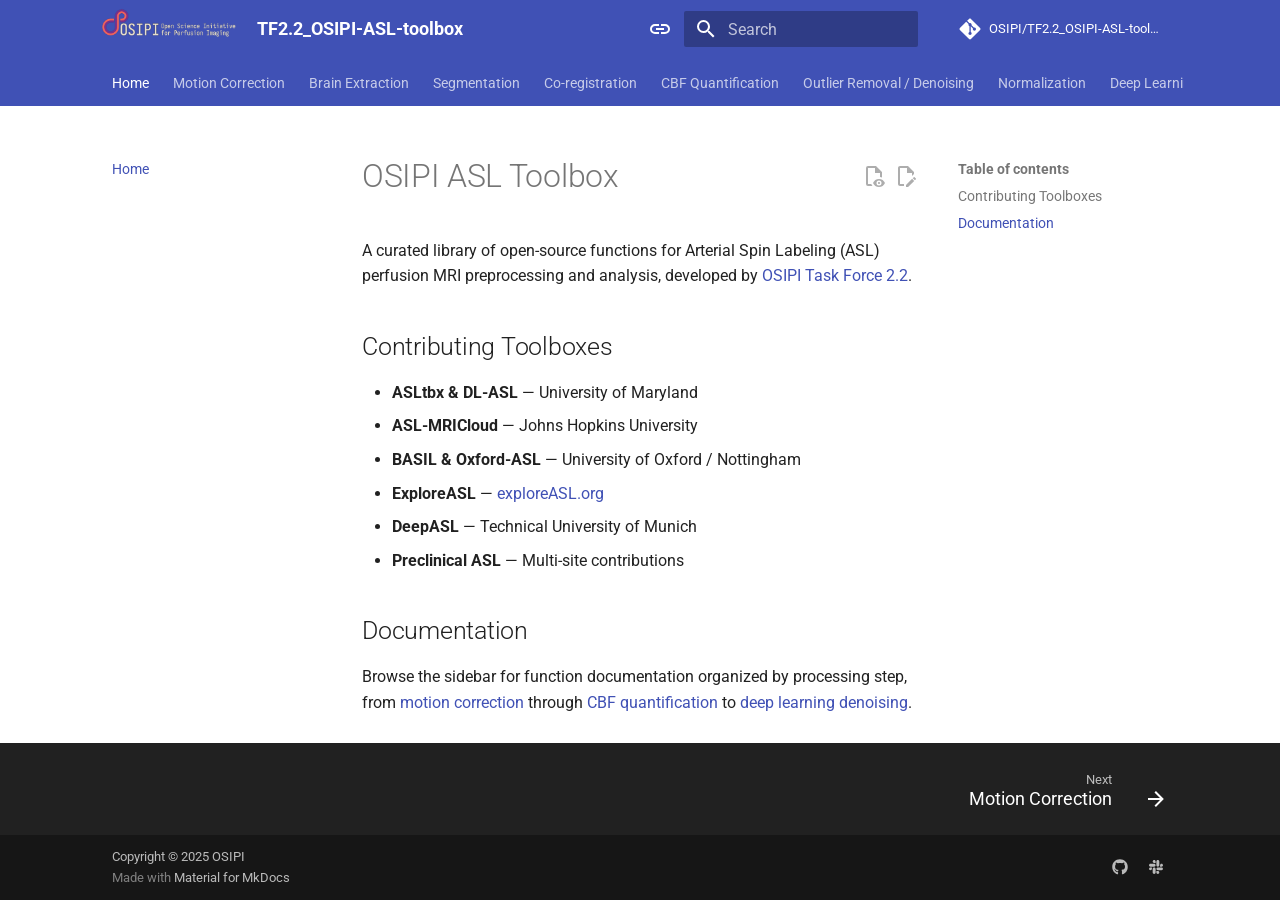
<file: index.html>
<!doctype html><html lang=en class=no-js> <head><meta charset=utf-8><meta name=viewport content="width=device-width,initial-scale=1"><meta name=description content="OSIPI aims to develop resources and best practices for the analysis of perfusion imaging data and interoperability of the analysis results."><meta name=author content=OSIPI><link href=https://osipi.github.io/TF2.2_OSIPI-ASL-toolbox/ rel=canonical><link href=motion_correction/ rel=next><link rel=icon href=assets/osipiImgs/OSIPI_logo_only_square.png><meta name=generator content="mkdocs-1.6.1, mkdocs-material-9.7.7"><title>TF2.2_OSIPI-ASL-toolbox</title><link rel=stylesheet href=assets/stylesheets/main.ec1eaa64.min.css><link rel=stylesheet href=assets/stylesheets/palette.ab4e12ef.min.css><link rel=preconnect href=https://fonts.gstatic.com crossorigin><link rel=stylesheet href="https://fonts.googleapis.com/css?family=Roboto:300,300i,400,400i,700,700i%7CRoboto+Mono:400,400i,700,700i&display=fallback"><style>:root{--md-text-font:"Roboto";--md-code-font:"Roboto Mono"}</style><link rel=stylesheet href=assets/stylesheets/extra.css><script>__md_scope=new URL(".",location),__md_hash=e=>[...e].reduce(((e,_)=>(e<<5)-e+_.charCodeAt(0)),0),__md_get=(e,_=localStorage,t=__md_scope)=>JSON.parse(_.getItem(t.pathname+"."+e)),__md_set=(e,_,t=localStorage,a=__md_scope)=>{try{t.setItem(a.pathname+"."+e,JSON.stringify(_))}catch(e){}}</script></head> <body dir=ltr data-md-color-scheme=default data-md-color-primary=indigo data-md-color-accent=indigo> <input class=md-toggle data-md-toggle=drawer type=checkbox id=__drawer autocomplete=off> <input class=md-toggle data-md-toggle=search type=checkbox id=__search autocomplete=off> <label class=md-overlay for=__drawer></label> <div data-md-component=skip> <a href=#osipi-asl-toolbox class=md-skip> Skip to content </a> </div> <div data-md-component=announce> </div> <header class=md-header data-md-component=header> <nav class="md-header__inner md-grid" aria-label=Header> <a href=. title=TF2.2_OSIPI-ASL-toolbox class="md-header__button md-logo" aria-label=TF2.2_OSIPI-ASL-toolbox data-md-component=logo> <img src=assets/osipiImgs/OSIPI_logo.png alt=logo> </a> <label class="md-header__button md-icon" for=__drawer> <svg xmlns=http://www.w3.org/2000/svg viewbox="0 0 24 24"><path d="M3 6h18v2H3zm0 5h18v2H3zm0 5h18v2H3z"/></svg> </label> <div class=md-header__title data-md-component=header-title> <div class=md-header__ellipsis> <div class=md-header__topic> <span class=md-ellipsis> TF2.2_OSIPI-ASL-toolbox </span> </div> <div class=md-header__topic data-md-component=header-topic> <span class=md-ellipsis> Home </span> </div> </div> </div> <form class=md-header__option data-md-component=palette> <input class=md-option data-md-color-media=(prefers-color-scheme) data-md-color-scheme=default data-md-color-primary=indigo data-md-color-accent=indigo aria-label="Switch to light mode" type=radio name=__palette id=__palette_0> <label class="md-header__button md-icon" title="Switch to light mode" for=__palette_1 hidden> <svg xmlns=http://www.w3.org/2000/svg viewbox="0 0 24 24"><path d="M3.9 12c0-1.71 1.39-3.1 3.1-3.1h4V7H7a5 5 0 0 0-5 5 5 5 0 0 0 5 5h4v-1.9H7c-1.71 0-3.1-1.39-3.1-3.1M8 13h8v-2H8zm9-6h-4v1.9h4c1.71 0 3.1 1.39 3.1 3.1s-1.39 3.1-3.1 3.1h-4V17h4a5 5 0 0 0 5-5 5 5 0 0 0-5-5"/></svg> </label> <input class=md-option data-md-color-media="(prefers-color-scheme: light)" data-md-color-scheme=default data-md-color-primary=indigo data-md-color-accent=indigo aria-label="Switch to dark mode" type=radio name=__palette id=__palette_1> <label class="md-header__button md-icon" title="Switch to dark mode" for=__palette_2 hidden> <svg xmlns=http://www.w3.org/2000/svg viewbox="0 0 24 24"><path d="M17 7H7a5 5 0 0 0-5 5 5 5 0 0 0 5 5h10a5 5 0 0 0 5-5 5 5 0 0 0-5-5m0 8a3 3 0 0 1-3-3 3 3 0 0 1 3-3 3 3 0 0 1 3 3 3 3 0 0 1-3 3"/></svg> </label> <input class=md-option data-md-color-media="(prefers-color-scheme: dark)" data-md-color-scheme=slate data-md-color-primary=black data-md-color-accent=indigo aria-label="Switch to system preference" type=radio name=__palette id=__palette_2> <label class="md-header__button md-icon" title="Switch to system preference" for=__palette_0 hidden> <svg xmlns=http://www.w3.org/2000/svg viewbox="0 0 24 24"><path d="M17 7H7a5 5 0 0 0-5 5 5 5 0 0 0 5 5h10a5 5 0 0 0 5-5 5 5 0 0 0-5-5M7 15a3 3 0 0 1-3-3 3 3 0 0 1 3-3 3 3 0 0 1 3 3 3 3 0 0 1-3 3"/></svg> </label> </form> <script>var palette=__md_get("__palette");if(palette&&palette.color){if("(prefers-color-scheme)"===palette.color.media){var media=matchMedia("(prefers-color-scheme: light)"),input=document.querySelector(media.matches?"[data-md-color-media='(prefers-color-scheme: light)']":"[data-md-color-media='(prefers-color-scheme: dark)']");palette.color.media=input.getAttribute("data-md-color-media"),palette.color.scheme=input.getAttribute("data-md-color-scheme"),palette.color.primary=input.getAttribute("data-md-color-primary"),palette.color.accent=input.getAttribute("data-md-color-accent")}for(var[key,value]of Object.entries(palette.color))document.body.setAttribute("data-md-color-"+key,value)}</script> <label class="md-header__button md-icon" for=__search> <svg xmlns=http://www.w3.org/2000/svg viewbox="0 0 24 24"><path d="M9.5 3A6.5 6.5 0 0 1 16 9.5c0 1.61-.59 3.09-1.56 4.23l.27.27h.79l5 5-1.5 1.5-5-5v-.79l-.27-.27A6.52 6.52 0 0 1 9.5 16 6.5 6.5 0 0 1 3 9.5 6.5 6.5 0 0 1 9.5 3m0 2C7 5 5 7 5 9.5S7 14 9.5 14 14 12 14 9.5 12 5 9.5 5"/></svg> </label> <div class=md-search data-md-component=search role=dialog> <label class=md-search__overlay for=__search></label> <div class=md-search__inner role=search> <form class=md-search__form name=search> <input type=text class=md-search__input name=query aria-label=Search placeholder=Search autocapitalize=off autocorrect=off autocomplete=off spellcheck=false data-md-component=search-query required> <label class="md-search__icon md-icon" for=__search> <svg xmlns=http://www.w3.org/2000/svg viewbox="0 0 24 24"><path d="M9.5 3A6.5 6.5 0 0 1 16 9.5c0 1.61-.59 3.09-1.56 4.23l.27.27h.79l5 5-1.5 1.5-5-5v-.79l-.27-.27A6.52 6.52 0 0 1 9.5 16 6.5 6.5 0 0 1 3 9.5 6.5 6.5 0 0 1 9.5 3m0 2C7 5 5 7 5 9.5S7 14 9.5 14 14 12 14 9.5 12 5 9.5 5"/></svg> <svg xmlns=http://www.w3.org/2000/svg viewbox="0 0 24 24"><path d="M20 11v2H8l5.5 5.5-1.42 1.42L4.16 12l7.92-7.92L13.5 5.5 8 11z"/></svg> </label> <nav class=md-search__options aria-label=Search> <a href=javascript:void(0) class="md-search__icon md-icon" title=Share aria-label=Share data-clipboard data-clipboard-text data-md-component=search-share tabindex=-1> <svg xmlns=http://www.w3.org/2000/svg viewbox="0 0 24 24"><path d="M18 16.08c-.76 0-1.44.3-1.96.77L8.91 12.7c.05-.23.09-.46.09-.7s-.04-.47-.09-.7l7.05-4.11c.54.5 1.25.81 2.04.81a3 3 0 0 0 3-3 3 3 0 0 0-3-3 3 3 0 0 0-3 3c0 .24.04.47.09.7L8.04 9.81C7.5 9.31 6.79 9 6 9a3 3 0 0 0-3 3 3 3 0 0 0 3 3c.79 0 1.5-.31 2.04-.81l7.12 4.15c-.05.21-.08.43-.08.66 0 1.61 1.31 2.91 2.92 2.91s2.92-1.3 2.92-2.91A2.92 2.92 0 0 0 18 16.08"/></svg> </a> <button type=reset class="md-search__icon md-icon" title=Clear aria-label=Clear tabindex=-1> <svg xmlns=http://www.w3.org/2000/svg viewbox="0 0 24 24"><path d="M19 6.41 17.59 5 12 10.59 6.41 5 5 6.41 10.59 12 5 17.59 6.41 19 12 13.41 17.59 19 19 17.59 13.41 12z"/></svg> </button> </nav> <div class=md-search__suggest data-md-component=search-suggest></div> </form> <div class=md-search__output> <div class=md-search__scrollwrap tabindex=0 data-md-scrollfix> <div class=md-search-result data-md-component=search-result> <div class=md-search-result__meta> Initializing search </div> <ol class=md-search-result__list role=presentation></ol> </div> </div> </div> </div> </div> <div class=md-header__source> <a href=https://github.com/OSIPI/TF2.2_OSIPI-ASL-toolbox title="Go to repository" class=md-source data-md-component=source> <div class="md-source__icon md-icon"> <svg xmlns=http://www.w3.org/2000/svg viewbox="0 0 448 512"><!-- Font Awesome Free 7.1.0 by @fontawesome - https://fontawesome.com License - https://fontawesome.com/license/free (Icons: CC BY 4.0, Fonts: SIL OFL 1.1, Code: MIT License) Copyright 2025 Fonticons, Inc.--><path d="M439.6 236.1 244 40.5c-5.4-5.5-12.8-8.5-20.4-8.5s-15 3-20.4 8.4L162.5 81l51.5 51.5c27.1-9.1 52.7 16.8 43.4 43.7l49.7 49.7c34.2-11.8 61.2 31 35.5 56.7-26.5 26.5-70.2-2.9-56-37.3L240.3 199v121.9c25.3 12.5 22.3 41.8 9.1 55-6.4 6.4-15.2 10.1-24.3 10.1s-17.8-3.6-24.3-10.1c-17.6-17.6-11.1-46.9 11.2-56v-123c-20.8-8.5-24.6-30.7-18.6-45L142.6 101 8.5 235.1C3 240.6 0 247.9 0 255.5s3 15 8.5 20.4l195.6 195.7c5.4 5.4 12.7 8.4 20.4 8.4s15-3 20.4-8.4l194.7-194.7c5.4-5.4 8.4-12.8 8.4-20.4s-3-15-8.4-20.4"/></svg> </div> <div class=md-source__repository> OSIPI/TF2.2_OSIPI-ASL-toolbox </div> </a> </div> </nav> </header> <div class=md-container data-md-component=container> <nav class=md-tabs aria-label=Tabs data-md-component=tabs> <div class=md-grid> <ul class=md-tabs__list> <li class="md-tabs__item md-tabs__item--active"> <a href=. class=md-tabs__link> Home </a> </li> <li class=md-tabs__item> <a href=motion_correction/ class=md-tabs__link> Motion Correction </a> </li> <li class=md-tabs__item> <a href=brain_extraction/ class=md-tabs__link> Brain Extraction </a> </li> <li class=md-tabs__item> <a href=segmentation/ class=md-tabs__link> Segmentation </a> </li> <li class=md-tabs__item> <a href=co_registration/ class=md-tabs__link> Co-registration </a> </li> <li class=md-tabs__item> <a href=cbf_quantification/ class=md-tabs__link> CBF Quantification </a> </li> <li class=md-tabs__item> <a href=denoising/ class=md-tabs__link> Outlier Removal / Denoising </a> </li> <li class=md-tabs__item> <a href=normalization/ class=md-tabs__link> Normalization </a> </li> <li class=md-tabs__item> <a href=deep_learning/ class=md-tabs__link> Deep Learning Denoising </a> </li> <li class=md-tabs__item> <a href=roi_creation/ class=md-tabs__link> ROI Creation </a> </li> <li class=md-tabs__item> <a href=smoothing/ class=md-tabs__link> Smoothing </a> </li> <li class=md-tabs__item> <a href=additional_tools/ class=md-tabs__link> Additional Functions </a> </li> </ul> </div> </nav> <main class=md-main data-md-component=main> <div class="md-main__inner md-grid"> <div class="md-sidebar md-sidebar--primary" data-md-component=sidebar data-md-type=navigation> <div class=md-sidebar__scrollwrap> <div class=md-sidebar__inner> <nav class="md-nav md-nav--primary md-nav--lifted" aria-label=Navigation data-md-level=0> <label class=md-nav__title for=__drawer> <a href=. title=TF2.2_OSIPI-ASL-toolbox class="md-nav__button md-logo" aria-label=TF2.2_OSIPI-ASL-toolbox data-md-component=logo> <img src=assets/osipiImgs/OSIPI_logo.png alt=logo> </a> TF2.2_OSIPI-ASL-toolbox </label> <div class=md-nav__source> <a href=https://github.com/OSIPI/TF2.2_OSIPI-ASL-toolbox title="Go to repository" class=md-source data-md-component=source> <div class="md-source__icon md-icon"> <svg xmlns=http://www.w3.org/2000/svg viewbox="0 0 448 512"><!-- Font Awesome Free 7.1.0 by @fontawesome - https://fontawesome.com License - https://fontawesome.com/license/free (Icons: CC BY 4.0, Fonts: SIL OFL 1.1, Code: MIT License) Copyright 2025 Fonticons, Inc.--><path d="M439.6 236.1 244 40.5c-5.4-5.5-12.8-8.5-20.4-8.5s-15 3-20.4 8.4L162.5 81l51.5 51.5c27.1-9.1 52.7 16.8 43.4 43.7l49.7 49.7c34.2-11.8 61.2 31 35.5 56.7-26.5 26.5-70.2-2.9-56-37.3L240.3 199v121.9c25.3 12.5 22.3 41.8 9.1 55-6.4 6.4-15.2 10.1-24.3 10.1s-17.8-3.6-24.3-10.1c-17.6-17.6-11.1-46.9 11.2-56v-123c-20.8-8.5-24.6-30.7-18.6-45L142.6 101 8.5 235.1C3 240.6 0 247.9 0 255.5s3 15 8.5 20.4l195.6 195.7c5.4 5.4 12.7 8.4 20.4 8.4s15-3 20.4-8.4l194.7-194.7c5.4-5.4 8.4-12.8 8.4-20.4s-3-15-8.4-20.4"/></svg> </div> <div class=md-source__repository> OSIPI/TF2.2_OSIPI-ASL-toolbox </div> </a> </div> <ul class=md-nav__list data-md-scrollfix> <li class="md-nav__item md-nav__item--active"> <input class="md-nav__toggle md-toggle" type=checkbox id=__toc> <label class="md-nav__link md-nav__link--active" for=__toc> <span class=md-ellipsis> Home </span> <span class="md-nav__icon md-icon"></span> </label> <a href=. class="md-nav__link md-nav__link--active"> <span class=md-ellipsis> Home </span> </a> <nav class="md-nav md-nav--secondary" aria-label="Table of contents"> <label class=md-nav__title for=__toc> <span class="md-nav__icon md-icon"></span> Table of contents </label> <ul class=md-nav__list data-md-component=toc data-md-scrollfix> <li class=md-nav__item> <a href=#contributing-toolboxes class=md-nav__link> <span class=md-ellipsis> Contributing Toolboxes </span> </a> </li> <li class=md-nav__item> <a href=#documentation class=md-nav__link> <span class=md-ellipsis> Documentation </span> </a> </li> </ul> </nav> </li> <li class=md-nav__item> <a href=motion_correction/ class=md-nav__link> <span class=md-ellipsis> Motion Correction </span> </a> </li> <li class=md-nav__item> <a href=brain_extraction/ class=md-nav__link> <span class=md-ellipsis> Brain Extraction </span> </a> </li> <li class=md-nav__item> <a href=segmentation/ class=md-nav__link> <span class=md-ellipsis> Segmentation </span> </a> </li> <li class=md-nav__item> <a href=co_registration/ class=md-nav__link> <span class=md-ellipsis> Co-registration </span> </a> </li> <li class=md-nav__item> <a href=cbf_quantification/ class=md-nav__link> <span class=md-ellipsis> CBF Quantification </span> </a> </li> <li class=md-nav__item> <a href=denoising/ class=md-nav__link> <span class=md-ellipsis> Outlier Removal / Denoising </span> </a> </li> <li class=md-nav__item> <a href=normalization/ class=md-nav__link> <span class=md-ellipsis> Normalization </span> </a> </li> <li class=md-nav__item> <a href=deep_learning/ class=md-nav__link> <span class=md-ellipsis> Deep Learning Denoising </span> </a> </li> <li class=md-nav__item> <a href=roi_creation/ class=md-nav__link> <span class=md-ellipsis> ROI Creation </span> </a> </li> <li class=md-nav__item> <a href=smoothing/ class=md-nav__link> <span class=md-ellipsis> Smoothing </span> </a> </li> <li class=md-nav__item> <a href=additional_tools/ class=md-nav__link> <span class=md-ellipsis> Additional Functions </span> </a> </li> </ul> </nav> </div> </div> </div> <div class="md-sidebar md-sidebar--secondary" data-md-component=sidebar data-md-type=toc> <div class=md-sidebar__scrollwrap> <div class=md-sidebar__inner> <nav class="md-nav md-nav--secondary" aria-label="Table of contents"> <label class=md-nav__title for=__toc> <span class="md-nav__icon md-icon"></span> Table of contents </label> <ul class=md-nav__list data-md-component=toc data-md-scrollfix> <li class=md-nav__item> <a href=#contributing-toolboxes class=md-nav__link> <span class=md-ellipsis> Contributing Toolboxes </span> </a> </li> <li class=md-nav__item> <a href=#documentation class=md-nav__link> <span class=md-ellipsis> Documentation </span> </a> </li> </ul> </nav> </div> </div> </div> <div class=md-content data-md-component=content> <article class="md-content__inner md-typeset"> <a href=https://github.com/OSIPI/TF2.2_OSIPI-ASL-toolbox/edit/master/docs/index.md title="Edit this page" class="md-content__button md-icon" rel=edit> <svg xmlns=http://www.w3.org/2000/svg viewbox="0 0 24 24"><path d="M10 20H6V4h7v5h5v3.1l2-2V8l-6-6H6c-1.1 0-2 .9-2 2v16c0 1.1.9 2 2 2h4zm10.2-7c.1 0 .3.1.4.2l1.3 1.3c.2.2.2.6 0 .8l-1 1-2.1-2.1 1-1c.1-.1.2-.2.4-.2m0 3.9L14.1 23H12v-2.1l6.1-6.1z"/></svg> </a> <a href=https://github.com/OSIPI/TF2.2_OSIPI-ASL-toolbox/raw/master/docs/index.md title="View source of this page" class="md-content__button md-icon"> <svg xmlns=http://www.w3.org/2000/svg viewbox="0 0 24 24"><path d="M17 18c.56 0 1 .44 1 1s-.44 1-1 1-1-.44-1-1 .44-1 1-1m0-3c-2.73 0-5.06 1.66-6 4 .94 2.34 3.27 4 6 4s5.06-1.66 6-4c-.94-2.34-3.27-4-6-4m0 6.5a2.5 2.5 0 0 1-2.5-2.5 2.5 2.5 0 0 1 2.5-2.5 2.5 2.5 0 0 1 2.5 2.5 2.5 2.5 0 0 1-2.5 2.5M9.27 20H6V4h7v5h5v4.07c.7.08 1.36.25 2 .49V8l-6-6H6a2 2 0 0 0-2 2v16a2 2 0 0 0 2 2h4.5a8.2 8.2 0 0 1-1.23-2"/></svg> </a> <h1 id=osipi-asl-toolbox>OSIPI ASL Toolbox<a class=headerlink href=#osipi-asl-toolbox title="Permanent link">&para;</a></h1> <p>A curated library of open-source functions for Arterial Spin Labeling (ASL) perfusion MRI preprocessing and analysis, developed by <a href=https://osipi.org/ >OSIPI Task Force 2.2</a>.</p> <h2 id=contributing-toolboxes>Contributing Toolboxes<a class=headerlink href=#contributing-toolboxes title="Permanent link">&para;</a></h2> <ul> <li><strong>ASLtbx &amp; DL-ASL</strong> — University of Maryland</li> <li><strong>ASL-MRICloud</strong> — Johns Hopkins University</li> <li><strong>BASIL &amp; Oxford-ASL</strong> — University of Oxford / Nottingham</li> <li><strong>ExploreASL</strong> — <a href=https://www.exploreasl.org/ >exploreASL.org</a></li> <li><strong>DeepASL</strong> — Technical University of Munich</li> <li><strong>Preclinical ASL</strong> — Multi-site contributions</li> </ul> <h2 id=documentation>Documentation<a class=headerlink href=#documentation title="Permanent link">&para;</a></h2> <p>Browse the sidebar for function documentation organized by processing step, from <a href=motion_correction/ >motion correction</a> through <a href=cbf_quantification/ >CBF quantification</a> to <a href=deep_learning/ >deep learning denoising</a>.</p> </article> </div> <script>var target=document.getElementById(location.hash.slice(1));target&&target.name&&(target.checked=target.name.startsWith("__tabbed_"))</script> </div> <button type=button class="md-top md-icon" data-md-component=top hidden> <svg xmlns=http://www.w3.org/2000/svg viewbox="0 0 24 24"><path d="M13 20h-2V8l-5.5 5.5-1.42-1.42L12 4.16l7.92 7.92-1.42 1.42L13 8z"/></svg> Back to top </button> </main> <footer class=md-footer> <nav class="md-footer__inner md-grid" aria-label=Footer> <a href=motion_correction/ class="md-footer__link md-footer__link--next" aria-label="Next: Motion Correction"> <div class=md-footer__title> <span class=md-footer__direction> Next </span> <div class=md-ellipsis> Motion Correction </div> </div> <div class="md-footer__button md-icon"> <svg xmlns=http://www.w3.org/2000/svg viewbox="0 0 24 24"><path d="M4 11v2h12l-5.5 5.5 1.42 1.42L19.84 12l-7.92-7.92L10.5 5.5 16 11z"/></svg> </div> </a> </nav> <div class="md-footer-meta md-typeset"> <div class="md-footer-meta__inner md-grid"> <div class=md-copyright> <div class=md-copyright__highlight> Copyright &copy; 2025 OSIPI </div> Made with <a href=https://squidfunk.github.io/mkdocs-material/ target=_blank rel=noopener> Material for MkDocs </a> </div> <div class=md-social> <a href=https://github.com/OSIPI target=_blank rel=noopener title=github.com class=md-social__link> <svg xmlns=http://www.w3.org/2000/svg viewbox="0 0 512 512"><!-- Font Awesome Free 7.1.0 by @fontawesome - https://fontawesome.com License - https://fontawesome.com/license/free (Icons: CC BY 4.0, Fonts: SIL OFL 1.1, Code: MIT License) Copyright 2025 Fonticons, Inc.--><path d="M173.9 397.4c0 2-2.3 3.6-5.2 3.6-3.3.3-5.6-1.3-5.6-3.6 0-2 2.3-3.6 5.2-3.6 3-.3 5.6 1.3 5.6 3.6m-31.1-4.5c-.7 2 1.3 4.3 4.3 4.9 2.6 1 5.6 0 6.2-2s-1.3-4.3-4.3-5.2c-2.6-.7-5.5.3-6.2 2.3m44.2-1.7c-2.9.7-4.9 2.6-4.6 4.9.3 2 2.9 3.3 5.9 2.6 2.9-.7 4.9-2.6 4.6-4.6-.3-1.9-3-3.2-5.9-2.9M252.8 8C114.1 8 8 113.3 8 252c0 110.9 69.8 205.8 169.5 239.2 12.8 2.3 17.3-5.6 17.3-12.1 0-6.2-.3-40.4-.3-61.4 0 0-70 15-84.7-29.8 0 0-11.4-29.1-27.8-36.6 0 0-22.9-15.7 1.6-15.4 0 0 24.9 2 38.6 25.8 21.9 38.6 58.6 27.5 72.9 20.9 2.3-16 8.8-27.1 16-33.7-55.9-6.2-112.3-14.3-112.3-110.5 0-27.5 7.6-41.3 23.6-58.9-2.6-6.5-11.1-33.3 2.6-67.9 20.9-6.5 69 27 69 27 20-5.6 41.5-8.5 62.8-8.5s42.8 2.9 62.8 8.5c0 0 48.1-33.6 69-27 13.7 34.7 5.2 61.4 2.6 67.9 16 17.7 25.8 31.5 25.8 58.9 0 96.5-58.9 104.2-114.8 110.5 9.2 7.9 17 22.9 17 46.4 0 33.7-.3 75.4-.3 83.6 0 6.5 4.6 14.4 17.3 12.1C436.2 457.8 504 362.9 504 252 504 113.3 391.5 8 252.8 8M105.2 352.9c-1.3 1-1 3.3.7 5.2 1.6 1.6 3.9 2.3 5.2 1 1.3-1 1-3.3-.7-5.2-1.6-1.6-3.9-2.3-5.2-1m-10.8-8.1c-.7 1.3.3 2.9 2.3 3.9 1.6 1 3.6.7 4.3-.7.7-1.3-.3-2.9-2.3-3.9-2-.6-3.6-.3-4.3.7m32.4 35.6c-1.6 1.3-1 4.3 1.3 6.2 2.3 2.3 5.2 2.6 6.5 1 1.3-1.3.7-4.3-1.3-6.2-2.2-2.3-5.2-2.6-6.5-1m-11.4-14.7c-1.6 1-1.6 3.6 0 5.9s4.3 3.3 5.6 2.3c1.6-1.3 1.6-3.9 0-6.2-1.4-2.3-4-3.3-5.6-2"/></svg> </a> <a href=https://app.slack.com/client/TFGVCE9HS target=_blank rel=noopener title=app.slack.com class=md-social__link> <svg xmlns=http://www.w3.org/2000/svg viewbox="0 0 448 512"><!-- Font Awesome Free 7.1.0 by @fontawesome - https://fontawesome.com License - https://fontawesome.com/license/free (Icons: CC BY 4.0, Fonts: SIL OFL 1.1, Code: MIT License) Copyright 2025 Fonticons, Inc.--><path d="M94.1 315.1c0 25.9-21.2 47.1-47.1 47.1S0 341 0 315.1 21.2 268 47.1 268h47.1v47.1zm23.7 0c0-25.9 21.2-47.1 47.1-47.1s47.1 21.2 47.1 47.1v117.8c0 25.9-21.2 47.1-47.1 47.1s-47.1-21.2-47.1-47.1zm47.1-189c-25.9 0-47.1-21.2-47.1-47.1s21.2-47 47.1-47S212 53.2 212 79.1v47.1h-47.1zm0 23.7c25.9 0 47.1 21.2 47.1 47.1S190.8 244 164.9 244H47.1C21.2 244 0 222.8 0 196.9s21.2-47.1 47.1-47.1zm189 47.1c0-25.9 21.2-47.1 47.1-47.1s47 21.2 47 47.1-21.2 47.1-47.1 47.1h-47.1v-47.1zm-23.7 0c0 25.9-21.2 47.1-47.1 47.1S236 222.8 236 196.9V79.1c0-25.9 21.2-47.1 47.1-47.1s47.1 21.2 47.1 47.1zm-47.1 189c25.9 0 47.1 21.2 47.1 47.1s-21.2 47-47.1 47-47.1-21.2-47.1-47.1v-47.1h47.1zm0-23.7c-25.9 0-47.1-21.2-47.1-47.1s21.2-47.1 47.1-47.1h117.8c25.9 0 47.1 21.2 47.1 47.1s-21.2 47.1-47.1 47.1z"/></svg> </a> </div> </div> </div> </footer> </div> <div class=md-dialog data-md-component=dialog> <div class="md-dialog__inner md-typeset"></div> </div> <script id=__config type=application/json>{"annotate": null, "base": ".", "features": ["announce.dismiss", "content.action.edit", "content.action.view", "content.code.annotate", "content.code.copy", "content.tooltips", "navigation.footer", "navigation.indexes", "navigation.tabs", "navigation.top", "navigation.tracking", "search.highlight", "search.share", "search.suggest", "toc.follow"], "search": "assets/javascripts/workers/search.2c215733.min.js", "tags": null, "translations": {"clipboard.copied": "Copied to clipboard", "clipboard.copy": "Copy to clipboard", "search.result.more.one": "1 more on this page", "search.result.more.other": "# more on this page", "search.result.none": "No matching documents", "search.result.one": "1 matching document", "search.result.other": "# matching documents", "search.result.placeholder": "Type to start searching", "search.result.term.missing": "Missing", "select.version": "Select version"}, "version": null}</script> <script src=assets/javascripts/bundle.d7400e89.min.js></script> </body> </html>
</file>
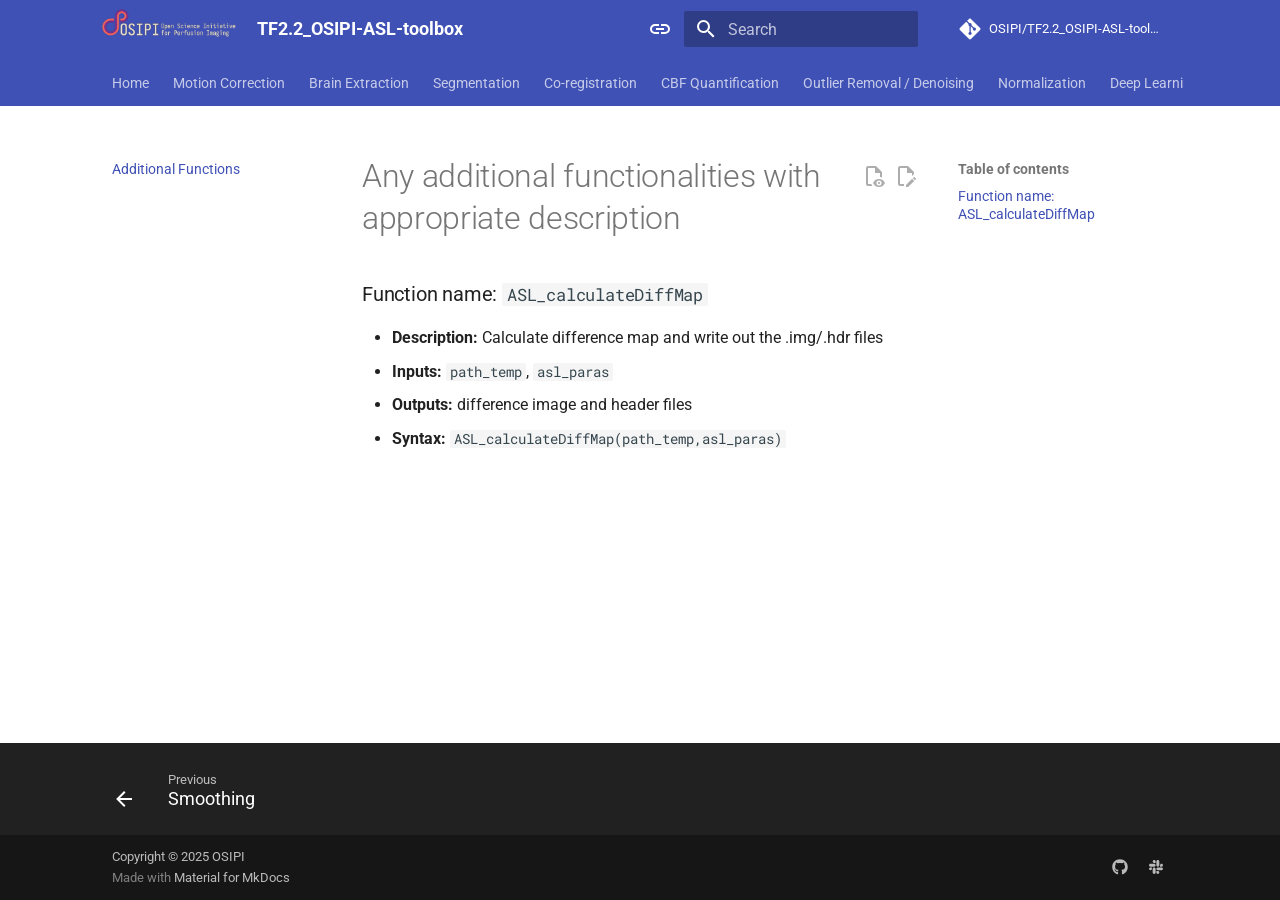
<file: additional_tools/index.html>
<!doctype html><html lang=en class=no-js> <head><meta charset=utf-8><meta name=viewport content="width=device-width,initial-scale=1"><meta name=description content="OSIPI aims to develop resources and best practices for the analysis of perfusion imaging data and interoperability of the analysis results."><meta name=author content=OSIPI><link href=https://osipi.github.io/TF2.2_OSIPI-ASL-toolbox/additional_tools/ rel=canonical><link href=../smoothing/ rel=prev><link rel=icon href=../assets/osipiImgs/OSIPI_logo_only_square.png><meta name=generator content="mkdocs-1.6.1, mkdocs-material-9.7.7"><title>Additional Functions - TF2.2_OSIPI-ASL-toolbox</title><link rel=stylesheet href=../assets/stylesheets/main.ec1eaa64.min.css><link rel=stylesheet href=../assets/stylesheets/palette.ab4e12ef.min.css><link rel=preconnect href=https://fonts.gstatic.com crossorigin><link rel=stylesheet href="https://fonts.googleapis.com/css?family=Roboto:300,300i,400,400i,700,700i%7CRoboto+Mono:400,400i,700,700i&display=fallback"><style>:root{--md-text-font:"Roboto";--md-code-font:"Roboto Mono"}</style><link rel=stylesheet href=../assets/stylesheets/extra.css><script>__md_scope=new URL("..",location),__md_hash=e=>[...e].reduce(((e,_)=>(e<<5)-e+_.charCodeAt(0)),0),__md_get=(e,_=localStorage,t=__md_scope)=>JSON.parse(_.getItem(t.pathname+"."+e)),__md_set=(e,_,t=localStorage,a=__md_scope)=>{try{t.setItem(a.pathname+"."+e,JSON.stringify(_))}catch(e){}}</script></head> <body dir=ltr data-md-color-scheme=default data-md-color-primary=indigo data-md-color-accent=indigo> <input class=md-toggle data-md-toggle=drawer type=checkbox id=__drawer autocomplete=off> <input class=md-toggle data-md-toggle=search type=checkbox id=__search autocomplete=off> <label class=md-overlay for=__drawer></label> <div data-md-component=skip> <a href=#any-additional-functionalities-with-appropriate-description class=md-skip> Skip to content </a> </div> <div data-md-component=announce> </div> <header class=md-header data-md-component=header> <nav class="md-header__inner md-grid" aria-label=Header> <a href=.. title=TF2.2_OSIPI-ASL-toolbox class="md-header__button md-logo" aria-label=TF2.2_OSIPI-ASL-toolbox data-md-component=logo> <img src=../assets/osipiImgs/OSIPI_logo.png alt=logo> </a> <label class="md-header__button md-icon" for=__drawer> <svg xmlns=http://www.w3.org/2000/svg viewbox="0 0 24 24"><path d="M3 6h18v2H3zm0 5h18v2H3zm0 5h18v2H3z"/></svg> </label> <div class=md-header__title data-md-component=header-title> <div class=md-header__ellipsis> <div class=md-header__topic> <span class=md-ellipsis> TF2.2_OSIPI-ASL-toolbox </span> </div> <div class=md-header__topic data-md-component=header-topic> <span class=md-ellipsis> Additional Functions </span> </div> </div> </div> <form class=md-header__option data-md-component=palette> <input class=md-option data-md-color-media=(prefers-color-scheme) data-md-color-scheme=default data-md-color-primary=indigo data-md-color-accent=indigo aria-label="Switch to light mode" type=radio name=__palette id=__palette_0> <label class="md-header__button md-icon" title="Switch to light mode" for=__palette_1 hidden> <svg xmlns=http://www.w3.org/2000/svg viewbox="0 0 24 24"><path d="M3.9 12c0-1.71 1.39-3.1 3.1-3.1h4V7H7a5 5 0 0 0-5 5 5 5 0 0 0 5 5h4v-1.9H7c-1.71 0-3.1-1.39-3.1-3.1M8 13h8v-2H8zm9-6h-4v1.9h4c1.71 0 3.1 1.39 3.1 3.1s-1.39 3.1-3.1 3.1h-4V17h4a5 5 0 0 0 5-5 5 5 0 0 0-5-5"/></svg> </label> <input class=md-option data-md-color-media="(prefers-color-scheme: light)" data-md-color-scheme=default data-md-color-primary=indigo data-md-color-accent=indigo aria-label="Switch to dark mode" type=radio name=__palette id=__palette_1> <label class="md-header__button md-icon" title="Switch to dark mode" for=__palette_2 hidden> <svg xmlns=http://www.w3.org/2000/svg viewbox="0 0 24 24"><path d="M17 7H7a5 5 0 0 0-5 5 5 5 0 0 0 5 5h10a5 5 0 0 0 5-5 5 5 0 0 0-5-5m0 8a3 3 0 0 1-3-3 3 3 0 0 1 3-3 3 3 0 0 1 3 3 3 3 0 0 1-3 3"/></svg> </label> <input class=md-option data-md-color-media="(prefers-color-scheme: dark)" data-md-color-scheme=slate data-md-color-primary=black data-md-color-accent=indigo aria-label="Switch to system preference" type=radio name=__palette id=__palette_2> <label class="md-header__button md-icon" title="Switch to system preference" for=__palette_0 hidden> <svg xmlns=http://www.w3.org/2000/svg viewbox="0 0 24 24"><path d="M17 7H7a5 5 0 0 0-5 5 5 5 0 0 0 5 5h10a5 5 0 0 0 5-5 5 5 0 0 0-5-5M7 15a3 3 0 0 1-3-3 3 3 0 0 1 3-3 3 3 0 0 1 3 3 3 3 0 0 1-3 3"/></svg> </label> </form> <script>var palette=__md_get("__palette");if(palette&&palette.color){if("(prefers-color-scheme)"===palette.color.media){var media=matchMedia("(prefers-color-scheme: light)"),input=document.querySelector(media.matches?"[data-md-color-media='(prefers-color-scheme: light)']":"[data-md-color-media='(prefers-color-scheme: dark)']");palette.color.media=input.getAttribute("data-md-color-media"),palette.color.scheme=input.getAttribute("data-md-color-scheme"),palette.color.primary=input.getAttribute("data-md-color-primary"),palette.color.accent=input.getAttribute("data-md-color-accent")}for(var[key,value]of Object.entries(palette.color))document.body.setAttribute("data-md-color-"+key,value)}</script> <label class="md-header__button md-icon" for=__search> <svg xmlns=http://www.w3.org/2000/svg viewbox="0 0 24 24"><path d="M9.5 3A6.5 6.5 0 0 1 16 9.5c0 1.61-.59 3.09-1.56 4.23l.27.27h.79l5 5-1.5 1.5-5-5v-.79l-.27-.27A6.52 6.52 0 0 1 9.5 16 6.5 6.5 0 0 1 3 9.5 6.5 6.5 0 0 1 9.5 3m0 2C7 5 5 7 5 9.5S7 14 9.5 14 14 12 14 9.5 12 5 9.5 5"/></svg> </label> <div class=md-search data-md-component=search role=dialog> <label class=md-search__overlay for=__search></label> <div class=md-search__inner role=search> <form class=md-search__form name=search> <input type=text class=md-search__input name=query aria-label=Search placeholder=Search autocapitalize=off autocorrect=off autocomplete=off spellcheck=false data-md-component=search-query required> <label class="md-search__icon md-icon" for=__search> <svg xmlns=http://www.w3.org/2000/svg viewbox="0 0 24 24"><path d="M9.5 3A6.5 6.5 0 0 1 16 9.5c0 1.61-.59 3.09-1.56 4.23l.27.27h.79l5 5-1.5 1.5-5-5v-.79l-.27-.27A6.52 6.52 0 0 1 9.5 16 6.5 6.5 0 0 1 3 9.5 6.5 6.5 0 0 1 9.5 3m0 2C7 5 5 7 5 9.5S7 14 9.5 14 14 12 14 9.5 12 5 9.5 5"/></svg> <svg xmlns=http://www.w3.org/2000/svg viewbox="0 0 24 24"><path d="M20 11v2H8l5.5 5.5-1.42 1.42L4.16 12l7.92-7.92L13.5 5.5 8 11z"/></svg> </label> <nav class=md-search__options aria-label=Search> <a href=javascript:void(0) class="md-search__icon md-icon" title=Share aria-label=Share data-clipboard data-clipboard-text data-md-component=search-share tabindex=-1> <svg xmlns=http://www.w3.org/2000/svg viewbox="0 0 24 24"><path d="M18 16.08c-.76 0-1.44.3-1.96.77L8.91 12.7c.05-.23.09-.46.09-.7s-.04-.47-.09-.7l7.05-4.11c.54.5 1.25.81 2.04.81a3 3 0 0 0 3-3 3 3 0 0 0-3-3 3 3 0 0 0-3 3c0 .24.04.47.09.7L8.04 9.81C7.5 9.31 6.79 9 6 9a3 3 0 0 0-3 3 3 3 0 0 0 3 3c.79 0 1.5-.31 2.04-.81l7.12 4.15c-.05.21-.08.43-.08.66 0 1.61 1.31 2.91 2.92 2.91s2.92-1.3 2.92-2.91A2.92 2.92 0 0 0 18 16.08"/></svg> </a> <button type=reset class="md-search__icon md-icon" title=Clear aria-label=Clear tabindex=-1> <svg xmlns=http://www.w3.org/2000/svg viewbox="0 0 24 24"><path d="M19 6.41 17.59 5 12 10.59 6.41 5 5 6.41 10.59 12 5 17.59 6.41 19 12 13.41 17.59 19 19 17.59 13.41 12z"/></svg> </button> </nav> <div class=md-search__suggest data-md-component=search-suggest></div> </form> <div class=md-search__output> <div class=md-search__scrollwrap tabindex=0 data-md-scrollfix> <div class=md-search-result data-md-component=search-result> <div class=md-search-result__meta> Initializing search </div> <ol class=md-search-result__list role=presentation></ol> </div> </div> </div> </div> </div> <div class=md-header__source> <a href=https://github.com/OSIPI/TF2.2_OSIPI-ASL-toolbox title="Go to repository" class=md-source data-md-component=source> <div class="md-source__icon md-icon"> <svg xmlns=http://www.w3.org/2000/svg viewbox="0 0 448 512"><!-- Font Awesome Free 7.1.0 by @fontawesome - https://fontawesome.com License - https://fontawesome.com/license/free (Icons: CC BY 4.0, Fonts: SIL OFL 1.1, Code: MIT License) Copyright 2025 Fonticons, Inc.--><path d="M439.6 236.1 244 40.5c-5.4-5.5-12.8-8.5-20.4-8.5s-15 3-20.4 8.4L162.5 81l51.5 51.5c27.1-9.1 52.7 16.8 43.4 43.7l49.7 49.7c34.2-11.8 61.2 31 35.5 56.7-26.5 26.5-70.2-2.9-56-37.3L240.3 199v121.9c25.3 12.5 22.3 41.8 9.1 55-6.4 6.4-15.2 10.1-24.3 10.1s-17.8-3.6-24.3-10.1c-17.6-17.6-11.1-46.9 11.2-56v-123c-20.8-8.5-24.6-30.7-18.6-45L142.6 101 8.5 235.1C3 240.6 0 247.9 0 255.5s3 15 8.5 20.4l195.6 195.7c5.4 5.4 12.7 8.4 20.4 8.4s15-3 20.4-8.4l194.7-194.7c5.4-5.4 8.4-12.8 8.4-20.4s-3-15-8.4-20.4"/></svg> </div> <div class=md-source__repository> OSIPI/TF2.2_OSIPI-ASL-toolbox </div> </a> </div> </nav> </header> <div class=md-container data-md-component=container> <nav class=md-tabs aria-label=Tabs data-md-component=tabs> <div class=md-grid> <ul class=md-tabs__list> <li class=md-tabs__item> <a href=.. class=md-tabs__link> Home </a> </li> <li class=md-tabs__item> <a href=../motion_correction/ class=md-tabs__link> Motion Correction </a> </li> <li class=md-tabs__item> <a href=../brain_extraction/ class=md-tabs__link> Brain Extraction </a> </li> <li class=md-tabs__item> <a href=../segmentation/ class=md-tabs__link> Segmentation </a> </li> <li class=md-tabs__item> <a href=../co_registration/ class=md-tabs__link> Co-registration </a> </li> <li class=md-tabs__item> <a href=../cbf_quantification/ class=md-tabs__link> CBF Quantification </a> </li> <li class=md-tabs__item> <a href=../denoising/ class=md-tabs__link> Outlier Removal / Denoising </a> </li> <li class=md-tabs__item> <a href=../normalization/ class=md-tabs__link> Normalization </a> </li> <li class=md-tabs__item> <a href=../deep_learning/ class=md-tabs__link> Deep Learning Denoising </a> </li> <li class=md-tabs__item> <a href=../roi_creation/ class=md-tabs__link> ROI Creation </a> </li> <li class=md-tabs__item> <a href=../smoothing/ class=md-tabs__link> Smoothing </a> </li> <li class="md-tabs__item md-tabs__item--active"> <a href=./ class=md-tabs__link> Additional Functions </a> </li> </ul> </div> </nav> <main class=md-main data-md-component=main> <div class="md-main__inner md-grid"> <div class="md-sidebar md-sidebar--primary" data-md-component=sidebar data-md-type=navigation> <div class=md-sidebar__scrollwrap> <div class=md-sidebar__inner> <nav class="md-nav md-nav--primary md-nav--lifted" aria-label=Navigation data-md-level=0> <label class=md-nav__title for=__drawer> <a href=.. title=TF2.2_OSIPI-ASL-toolbox class="md-nav__button md-logo" aria-label=TF2.2_OSIPI-ASL-toolbox data-md-component=logo> <img src=../assets/osipiImgs/OSIPI_logo.png alt=logo> </a> TF2.2_OSIPI-ASL-toolbox </label> <div class=md-nav__source> <a href=https://github.com/OSIPI/TF2.2_OSIPI-ASL-toolbox title="Go to repository" class=md-source data-md-component=source> <div class="md-source__icon md-icon"> <svg xmlns=http://www.w3.org/2000/svg viewbox="0 0 448 512"><!-- Font Awesome Free 7.1.0 by @fontawesome - https://fontawesome.com License - https://fontawesome.com/license/free (Icons: CC BY 4.0, Fonts: SIL OFL 1.1, Code: MIT License) Copyright 2025 Fonticons, Inc.--><path d="M439.6 236.1 244 40.5c-5.4-5.5-12.8-8.5-20.4-8.5s-15 3-20.4 8.4L162.5 81l51.5 51.5c27.1-9.1 52.7 16.8 43.4 43.7l49.7 49.7c34.2-11.8 61.2 31 35.5 56.7-26.5 26.5-70.2-2.9-56-37.3L240.3 199v121.9c25.3 12.5 22.3 41.8 9.1 55-6.4 6.4-15.2 10.1-24.3 10.1s-17.8-3.6-24.3-10.1c-17.6-17.6-11.1-46.9 11.2-56v-123c-20.8-8.5-24.6-30.7-18.6-45L142.6 101 8.5 235.1C3 240.6 0 247.9 0 255.5s3 15 8.5 20.4l195.6 195.7c5.4 5.4 12.7 8.4 20.4 8.4s15-3 20.4-8.4l194.7-194.7c5.4-5.4 8.4-12.8 8.4-20.4s-3-15-8.4-20.4"/></svg> </div> <div class=md-source__repository> OSIPI/TF2.2_OSIPI-ASL-toolbox </div> </a> </div> <ul class=md-nav__list data-md-scrollfix> <li class=md-nav__item> <a href=.. class=md-nav__link> <span class=md-ellipsis> Home </span> </a> </li> <li class=md-nav__item> <a href=../motion_correction/ class=md-nav__link> <span class=md-ellipsis> Motion Correction </span> </a> </li> <li class=md-nav__item> <a href=../brain_extraction/ class=md-nav__link> <span class=md-ellipsis> Brain Extraction </span> </a> </li> <li class=md-nav__item> <a href=../segmentation/ class=md-nav__link> <span class=md-ellipsis> Segmentation </span> </a> </li> <li class=md-nav__item> <a href=../co_registration/ class=md-nav__link> <span class=md-ellipsis> Co-registration </span> </a> </li> <li class=md-nav__item> <a href=../cbf_quantification/ class=md-nav__link> <span class=md-ellipsis> CBF Quantification </span> </a> </li> <li class=md-nav__item> <a href=../denoising/ class=md-nav__link> <span class=md-ellipsis> Outlier Removal / Denoising </span> </a> </li> <li class=md-nav__item> <a href=../normalization/ class=md-nav__link> <span class=md-ellipsis> Normalization </span> </a> </li> <li class=md-nav__item> <a href=../deep_learning/ class=md-nav__link> <span class=md-ellipsis> Deep Learning Denoising </span> </a> </li> <li class=md-nav__item> <a href=../roi_creation/ class=md-nav__link> <span class=md-ellipsis> ROI Creation </span> </a> </li> <li class=md-nav__item> <a href=../smoothing/ class=md-nav__link> <span class=md-ellipsis> Smoothing </span> </a> </li> <li class="md-nav__item md-nav__item--active"> <input class="md-nav__toggle md-toggle" type=checkbox id=__toc> <label class="md-nav__link md-nav__link--active" for=__toc> <span class=md-ellipsis> Additional Functions </span> <span class="md-nav__icon md-icon"></span> </label> <a href=./ class="md-nav__link md-nav__link--active"> <span class=md-ellipsis> Additional Functions </span> </a> <nav class="md-nav md-nav--secondary" aria-label="Table of contents"> <label class=md-nav__title for=__toc> <span class="md-nav__icon md-icon"></span> Table of contents </label> <ul class=md-nav__list data-md-component=toc data-md-scrollfix> <li class=md-nav__item> <a href=#function-name-asl_calculatediffmap class=md-nav__link> <span class=md-ellipsis> Function name: ASL_calculateDiffMap </span> </a> </li> </ul> </nav> </li> </ul> </nav> </div> </div> </div> <div class="md-sidebar md-sidebar--secondary" data-md-component=sidebar data-md-type=toc> <div class=md-sidebar__scrollwrap> <div class=md-sidebar__inner> <nav class="md-nav md-nav--secondary" aria-label="Table of contents"> <label class=md-nav__title for=__toc> <span class="md-nav__icon md-icon"></span> Table of contents </label> <ul class=md-nav__list data-md-component=toc data-md-scrollfix> <li class=md-nav__item> <a href=#function-name-asl_calculatediffmap class=md-nav__link> <span class=md-ellipsis> Function name: ASL_calculateDiffMap </span> </a> </li> </ul> </nav> </div> </div> </div> <div class=md-content data-md-component=content> <article class="md-content__inner md-typeset"> <a href=https://github.com/OSIPI/TF2.2_OSIPI-ASL-toolbox/edit/master/docs/additional_tools.md title="Edit this page" class="md-content__button md-icon" rel=edit> <svg xmlns=http://www.w3.org/2000/svg viewbox="0 0 24 24"><path d="M10 20H6V4h7v5h5v3.1l2-2V8l-6-6H6c-1.1 0-2 .9-2 2v16c0 1.1.9 2 2 2h4zm10.2-7c.1 0 .3.1.4.2l1.3 1.3c.2.2.2.6 0 .8l-1 1-2.1-2.1 1-1c.1-.1.2-.2.4-.2m0 3.9L14.1 23H12v-2.1l6.1-6.1z"/></svg> </a> <a href=https://github.com/OSIPI/TF2.2_OSIPI-ASL-toolbox/raw/master/docs/additional_tools.md title="View source of this page" class="md-content__button md-icon"> <svg xmlns=http://www.w3.org/2000/svg viewbox="0 0 24 24"><path d="M17 18c.56 0 1 .44 1 1s-.44 1-1 1-1-.44-1-1 .44-1 1-1m0-3c-2.73 0-5.06 1.66-6 4 .94 2.34 3.27 4 6 4s5.06-1.66 6-4c-.94-2.34-3.27-4-6-4m0 6.5a2.5 2.5 0 0 1-2.5-2.5 2.5 2.5 0 0 1 2.5-2.5 2.5 2.5 0 0 1 2.5 2.5 2.5 2.5 0 0 1-2.5 2.5M9.27 20H6V4h7v5h5v4.07c.7.08 1.36.25 2 .49V8l-6-6H6a2 2 0 0 0-2 2v16a2 2 0 0 0 2 2h4.5a8.2 8.2 0 0 1-1.23-2"/></svg> </a> <h1 id=any-additional-functionalities-with-appropriate-description>Any additional functionalities with appropriate description<a class=headerlink href=#any-additional-functionalities-with-appropriate-description title="Permanent link">&para;</a></h1> <h3 id=function-name-asl_calculatediffmap>Function name: <code>ASL_calculateDiffMap</code><a class=headerlink href=#function-name-asl_calculatediffmap title="Permanent link">&para;</a></h3> <ul> <li><strong>Description:</strong> Calculate difference map and write out the .img/.hdr files</li> <li><strong>Inputs:</strong> <code>path_temp</code>, <code>asl_paras</code></li> <li><strong>Outputs:</strong> difference image and header files</li> <li><strong>Syntax:</strong> <code>ASL_calculateDiffMap(path_temp,asl_paras)</code></li> </ul> </article> </div> <script>var target=document.getElementById(location.hash.slice(1));target&&target.name&&(target.checked=target.name.startsWith("__tabbed_"))</script> </div> <button type=button class="md-top md-icon" data-md-component=top hidden> <svg xmlns=http://www.w3.org/2000/svg viewbox="0 0 24 24"><path d="M13 20h-2V8l-5.5 5.5-1.42-1.42L12 4.16l7.92 7.92-1.42 1.42L13 8z"/></svg> Back to top </button> </main> <footer class=md-footer> <nav class="md-footer__inner md-grid" aria-label=Footer> <a href=../smoothing/ class="md-footer__link md-footer__link--prev" aria-label="Previous: Smoothing"> <div class="md-footer__button md-icon"> <svg xmlns=http://www.w3.org/2000/svg viewbox="0 0 24 24"><path d="M20 11v2H8l5.5 5.5-1.42 1.42L4.16 12l7.92-7.92L13.5 5.5 8 11z"/></svg> </div> <div class=md-footer__title> <span class=md-footer__direction> Previous </span> <div class=md-ellipsis> Smoothing </div> </div> </a> </nav> <div class="md-footer-meta md-typeset"> <div class="md-footer-meta__inner md-grid"> <div class=md-copyright> <div class=md-copyright__highlight> Copyright &copy; 2025 OSIPI </div> Made with <a href=https://squidfunk.github.io/mkdocs-material/ target=_blank rel=noopener> Material for MkDocs </a> </div> <div class=md-social> <a href=https://github.com/OSIPI target=_blank rel=noopener title=github.com class=md-social__link> <svg xmlns=http://www.w3.org/2000/svg viewbox="0 0 512 512"><!-- Font Awesome Free 7.1.0 by @fontawesome - https://fontawesome.com License - https://fontawesome.com/license/free (Icons: CC BY 4.0, Fonts: SIL OFL 1.1, Code: MIT License) Copyright 2025 Fonticons, Inc.--><path d="M173.9 397.4c0 2-2.3 3.6-5.2 3.6-3.3.3-5.6-1.3-5.6-3.6 0-2 2.3-3.6 5.2-3.6 3-.3 5.6 1.3 5.6 3.6m-31.1-4.5c-.7 2 1.3 4.3 4.3 4.9 2.6 1 5.6 0 6.2-2s-1.3-4.3-4.3-5.2c-2.6-.7-5.5.3-6.2 2.3m44.2-1.7c-2.9.7-4.9 2.6-4.6 4.9.3 2 2.9 3.3 5.9 2.6 2.9-.7 4.9-2.6 4.6-4.6-.3-1.9-3-3.2-5.9-2.9M252.8 8C114.1 8 8 113.3 8 252c0 110.9 69.8 205.8 169.5 239.2 12.8 2.3 17.3-5.6 17.3-12.1 0-6.2-.3-40.4-.3-61.4 0 0-70 15-84.7-29.8 0 0-11.4-29.1-27.8-36.6 0 0-22.9-15.7 1.6-15.4 0 0 24.9 2 38.6 25.8 21.9 38.6 58.6 27.5 72.9 20.9 2.3-16 8.8-27.1 16-33.7-55.9-6.2-112.3-14.3-112.3-110.5 0-27.5 7.6-41.3 23.6-58.9-2.6-6.5-11.1-33.3 2.6-67.9 20.9-6.5 69 27 69 27 20-5.6 41.5-8.5 62.8-8.5s42.8 2.9 62.8 8.5c0 0 48.1-33.6 69-27 13.7 34.7 5.2 61.4 2.6 67.9 16 17.7 25.8 31.5 25.8 58.9 0 96.5-58.9 104.2-114.8 110.5 9.2 7.9 17 22.9 17 46.4 0 33.7-.3 75.4-.3 83.6 0 6.5 4.6 14.4 17.3 12.1C436.2 457.8 504 362.9 504 252 504 113.3 391.5 8 252.8 8M105.2 352.9c-1.3 1-1 3.3.7 5.2 1.6 1.6 3.9 2.3 5.2 1 1.3-1 1-3.3-.7-5.2-1.6-1.6-3.9-2.3-5.2-1m-10.8-8.1c-.7 1.3.3 2.9 2.3 3.9 1.6 1 3.6.7 4.3-.7.7-1.3-.3-2.9-2.3-3.9-2-.6-3.6-.3-4.3.7m32.4 35.6c-1.6 1.3-1 4.3 1.3 6.2 2.3 2.3 5.2 2.6 6.5 1 1.3-1.3.7-4.3-1.3-6.2-2.2-2.3-5.2-2.6-6.5-1m-11.4-14.7c-1.6 1-1.6 3.6 0 5.9s4.3 3.3 5.6 2.3c1.6-1.3 1.6-3.9 0-6.2-1.4-2.3-4-3.3-5.6-2"/></svg> </a> <a href=https://app.slack.com/client/TFGVCE9HS target=_blank rel=noopener title=app.slack.com class=md-social__link> <svg xmlns=http://www.w3.org/2000/svg viewbox="0 0 448 512"><!-- Font Awesome Free 7.1.0 by @fontawesome - https://fontawesome.com License - https://fontawesome.com/license/free (Icons: CC BY 4.0, Fonts: SIL OFL 1.1, Code: MIT License) Copyright 2025 Fonticons, Inc.--><path d="M94.1 315.1c0 25.9-21.2 47.1-47.1 47.1S0 341 0 315.1 21.2 268 47.1 268h47.1v47.1zm23.7 0c0-25.9 21.2-47.1 47.1-47.1s47.1 21.2 47.1 47.1v117.8c0 25.9-21.2 47.1-47.1 47.1s-47.1-21.2-47.1-47.1zm47.1-189c-25.9 0-47.1-21.2-47.1-47.1s21.2-47 47.1-47S212 53.2 212 79.1v47.1h-47.1zm0 23.7c25.9 0 47.1 21.2 47.1 47.1S190.8 244 164.9 244H47.1C21.2 244 0 222.8 0 196.9s21.2-47.1 47.1-47.1zm189 47.1c0-25.9 21.2-47.1 47.1-47.1s47 21.2 47 47.1-21.2 47.1-47.1 47.1h-47.1v-47.1zm-23.7 0c0 25.9-21.2 47.1-47.1 47.1S236 222.8 236 196.9V79.1c0-25.9 21.2-47.1 47.1-47.1s47.1 21.2 47.1 47.1zm-47.1 189c25.9 0 47.1 21.2 47.1 47.1s-21.2 47-47.1 47-47.1-21.2-47.1-47.1v-47.1h47.1zm0-23.7c-25.9 0-47.1-21.2-47.1-47.1s21.2-47.1 47.1-47.1h117.8c25.9 0 47.1 21.2 47.1 47.1s-21.2 47.1-47.1 47.1z"/></svg> </a> </div> </div> </div> </footer> </div> <div class=md-dialog data-md-component=dialog> <div class="md-dialog__inner md-typeset"></div> </div> <script id=__config type=application/json>{"annotate": null, "base": "..", "features": ["announce.dismiss", "content.action.edit", "content.action.view", "content.code.annotate", "content.code.copy", "content.tooltips", "navigation.footer", "navigation.indexes", "navigation.tabs", "navigation.top", "navigation.tracking", "search.highlight", "search.share", "search.suggest", "toc.follow"], "search": "../assets/javascripts/workers/search.2c215733.min.js", "tags": null, "translations": {"clipboard.copied": "Copied to clipboard", "clipboard.copy": "Copy to clipboard", "search.result.more.one": "1 more on this page", "search.result.more.other": "# more on this page", "search.result.none": "No matching documents", "search.result.one": "1 matching document", "search.result.other": "# matching documents", "search.result.placeholder": "Type to start searching", "search.result.term.missing": "Missing", "select.version": "Select version"}, "version": null}</script> <script src=../assets/javascripts/bundle.d7400e89.min.js></script> </body> </html>
</file>
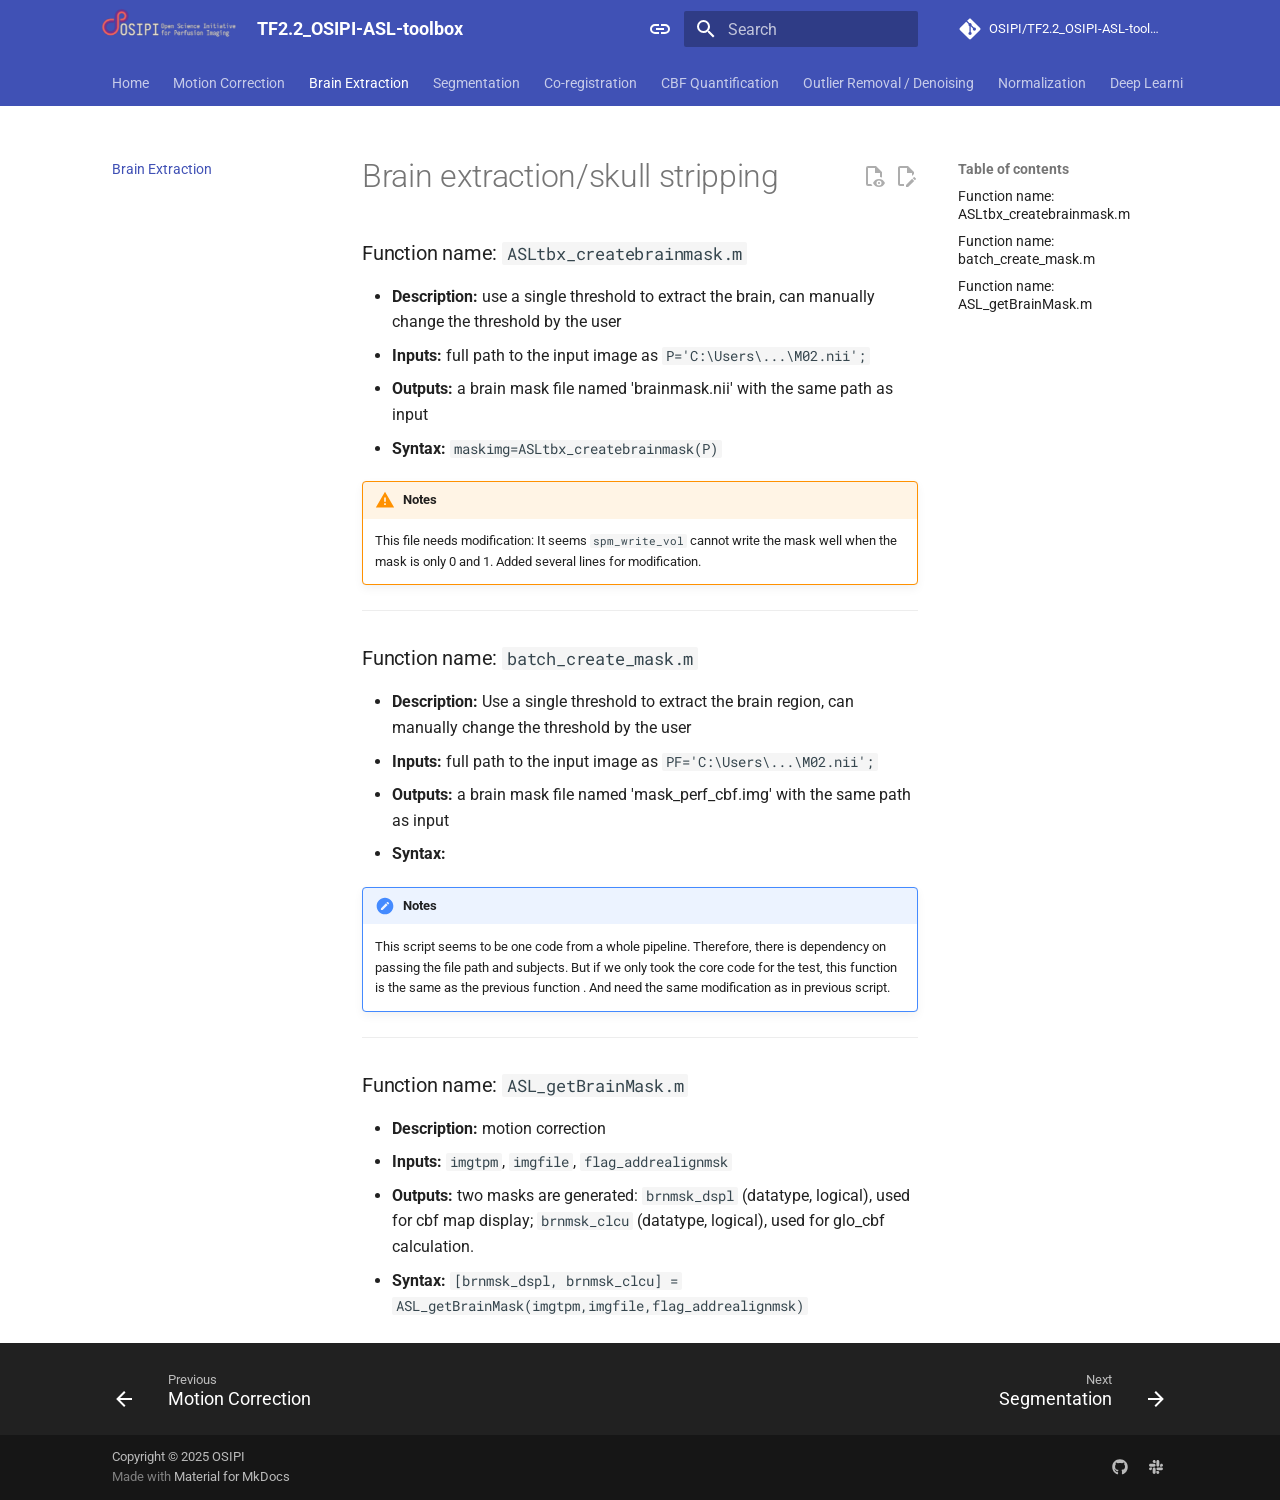
<file: brain_extraction/index.html>
<!doctype html><html lang=en class=no-js> <head><meta charset=utf-8><meta name=viewport content="width=device-width,initial-scale=1"><meta name=description content="OSIPI aims to develop resources and best practices for the analysis of perfusion imaging data and interoperability of the analysis results."><meta name=author content=OSIPI><link href=https://osipi.github.io/TF2.2_OSIPI-ASL-toolbox/brain_extraction/ rel=canonical><link href=../motion_correction/ rel=prev><link href=../segmentation/ rel=next><link rel=icon href=../assets/osipiImgs/OSIPI_logo_only_square.png><meta name=generator content="mkdocs-1.6.1, mkdocs-material-9.7.7"><title>Brain Extraction - TF2.2_OSIPI-ASL-toolbox</title><link rel=stylesheet href=../assets/stylesheets/main.ec1eaa64.min.css><link rel=stylesheet href=../assets/stylesheets/palette.ab4e12ef.min.css><link rel=preconnect href=https://fonts.gstatic.com crossorigin><link rel=stylesheet href="https://fonts.googleapis.com/css?family=Roboto:300,300i,400,400i,700,700i%7CRoboto+Mono:400,400i,700,700i&display=fallback"><style>:root{--md-text-font:"Roboto";--md-code-font:"Roboto Mono"}</style><link rel=stylesheet href=../assets/stylesheets/extra.css><script>__md_scope=new URL("..",location),__md_hash=e=>[...e].reduce(((e,_)=>(e<<5)-e+_.charCodeAt(0)),0),__md_get=(e,_=localStorage,t=__md_scope)=>JSON.parse(_.getItem(t.pathname+"."+e)),__md_set=(e,_,t=localStorage,a=__md_scope)=>{try{t.setItem(a.pathname+"."+e,JSON.stringify(_))}catch(e){}}</script></head> <body dir=ltr data-md-color-scheme=default data-md-color-primary=indigo data-md-color-accent=indigo> <input class=md-toggle data-md-toggle=drawer type=checkbox id=__drawer autocomplete=off> <input class=md-toggle data-md-toggle=search type=checkbox id=__search autocomplete=off> <label class=md-overlay for=__drawer></label> <div data-md-component=skip> <a href=#brain-extractionskull-stripping class=md-skip> Skip to content </a> </div> <div data-md-component=announce> </div> <header class=md-header data-md-component=header> <nav class="md-header__inner md-grid" aria-label=Header> <a href=.. title=TF2.2_OSIPI-ASL-toolbox class="md-header__button md-logo" aria-label=TF2.2_OSIPI-ASL-toolbox data-md-component=logo> <img src=../assets/osipiImgs/OSIPI_logo.png alt=logo> </a> <label class="md-header__button md-icon" for=__drawer> <svg xmlns=http://www.w3.org/2000/svg viewbox="0 0 24 24"><path d="M3 6h18v2H3zm0 5h18v2H3zm0 5h18v2H3z"/></svg> </label> <div class=md-header__title data-md-component=header-title> <div class=md-header__ellipsis> <div class=md-header__topic> <span class=md-ellipsis> TF2.2_OSIPI-ASL-toolbox </span> </div> <div class=md-header__topic data-md-component=header-topic> <span class=md-ellipsis> Brain Extraction </span> </div> </div> </div> <form class=md-header__option data-md-component=palette> <input class=md-option data-md-color-media=(prefers-color-scheme) data-md-color-scheme=default data-md-color-primary=indigo data-md-color-accent=indigo aria-label="Switch to light mode" type=radio name=__palette id=__palette_0> <label class="md-header__button md-icon" title="Switch to light mode" for=__palette_1 hidden> <svg xmlns=http://www.w3.org/2000/svg viewbox="0 0 24 24"><path d="M3.9 12c0-1.71 1.39-3.1 3.1-3.1h4V7H7a5 5 0 0 0-5 5 5 5 0 0 0 5 5h4v-1.9H7c-1.71 0-3.1-1.39-3.1-3.1M8 13h8v-2H8zm9-6h-4v1.9h4c1.71 0 3.1 1.39 3.1 3.1s-1.39 3.1-3.1 3.1h-4V17h4a5 5 0 0 0 5-5 5 5 0 0 0-5-5"/></svg> </label> <input class=md-option data-md-color-media="(prefers-color-scheme: light)" data-md-color-scheme=default data-md-color-primary=indigo data-md-color-accent=indigo aria-label="Switch to dark mode" type=radio name=__palette id=__palette_1> <label class="md-header__button md-icon" title="Switch to dark mode" for=__palette_2 hidden> <svg xmlns=http://www.w3.org/2000/svg viewbox="0 0 24 24"><path d="M17 7H7a5 5 0 0 0-5 5 5 5 0 0 0 5 5h10a5 5 0 0 0 5-5 5 5 0 0 0-5-5m0 8a3 3 0 0 1-3-3 3 3 0 0 1 3-3 3 3 0 0 1 3 3 3 3 0 0 1-3 3"/></svg> </label> <input class=md-option data-md-color-media="(prefers-color-scheme: dark)" data-md-color-scheme=slate data-md-color-primary=black data-md-color-accent=indigo aria-label="Switch to system preference" type=radio name=__palette id=__palette_2> <label class="md-header__button md-icon" title="Switch to system preference" for=__palette_0 hidden> <svg xmlns=http://www.w3.org/2000/svg viewbox="0 0 24 24"><path d="M17 7H7a5 5 0 0 0-5 5 5 5 0 0 0 5 5h10a5 5 0 0 0 5-5 5 5 0 0 0-5-5M7 15a3 3 0 0 1-3-3 3 3 0 0 1 3-3 3 3 0 0 1 3 3 3 3 0 0 1-3 3"/></svg> </label> </form> <script>var palette=__md_get("__palette");if(palette&&palette.color){if("(prefers-color-scheme)"===palette.color.media){var media=matchMedia("(prefers-color-scheme: light)"),input=document.querySelector(media.matches?"[data-md-color-media='(prefers-color-scheme: light)']":"[data-md-color-media='(prefers-color-scheme: dark)']");palette.color.media=input.getAttribute("data-md-color-media"),palette.color.scheme=input.getAttribute("data-md-color-scheme"),palette.color.primary=input.getAttribute("data-md-color-primary"),palette.color.accent=input.getAttribute("data-md-color-accent")}for(var[key,value]of Object.entries(palette.color))document.body.setAttribute("data-md-color-"+key,value)}</script> <label class="md-header__button md-icon" for=__search> <svg xmlns=http://www.w3.org/2000/svg viewbox="0 0 24 24"><path d="M9.5 3A6.5 6.5 0 0 1 16 9.5c0 1.61-.59 3.09-1.56 4.23l.27.27h.79l5 5-1.5 1.5-5-5v-.79l-.27-.27A6.52 6.52 0 0 1 9.5 16 6.5 6.5 0 0 1 3 9.5 6.5 6.5 0 0 1 9.5 3m0 2C7 5 5 7 5 9.5S7 14 9.5 14 14 12 14 9.5 12 5 9.5 5"/></svg> </label> <div class=md-search data-md-component=search role=dialog> <label class=md-search__overlay for=__search></label> <div class=md-search__inner role=search> <form class=md-search__form name=search> <input type=text class=md-search__input name=query aria-label=Search placeholder=Search autocapitalize=off autocorrect=off autocomplete=off spellcheck=false data-md-component=search-query required> <label class="md-search__icon md-icon" for=__search> <svg xmlns=http://www.w3.org/2000/svg viewbox="0 0 24 24"><path d="M9.5 3A6.5 6.5 0 0 1 16 9.5c0 1.61-.59 3.09-1.56 4.23l.27.27h.79l5 5-1.5 1.5-5-5v-.79l-.27-.27A6.52 6.52 0 0 1 9.5 16 6.5 6.5 0 0 1 3 9.5 6.5 6.5 0 0 1 9.5 3m0 2C7 5 5 7 5 9.5S7 14 9.5 14 14 12 14 9.5 12 5 9.5 5"/></svg> <svg xmlns=http://www.w3.org/2000/svg viewbox="0 0 24 24"><path d="M20 11v2H8l5.5 5.5-1.42 1.42L4.16 12l7.92-7.92L13.5 5.5 8 11z"/></svg> </label> <nav class=md-search__options aria-label=Search> <a href=javascript:void(0) class="md-search__icon md-icon" title=Share aria-label=Share data-clipboard data-clipboard-text data-md-component=search-share tabindex=-1> <svg xmlns=http://www.w3.org/2000/svg viewbox="0 0 24 24"><path d="M18 16.08c-.76 0-1.44.3-1.96.77L8.91 12.7c.05-.23.09-.46.09-.7s-.04-.47-.09-.7l7.05-4.11c.54.5 1.25.81 2.04.81a3 3 0 0 0 3-3 3 3 0 0 0-3-3 3 3 0 0 0-3 3c0 .24.04.47.09.7L8.04 9.81C7.5 9.31 6.79 9 6 9a3 3 0 0 0-3 3 3 3 0 0 0 3 3c.79 0 1.5-.31 2.04-.81l7.12 4.15c-.05.21-.08.43-.08.66 0 1.61 1.31 2.91 2.92 2.91s2.92-1.3 2.92-2.91A2.92 2.92 0 0 0 18 16.08"/></svg> </a> <button type=reset class="md-search__icon md-icon" title=Clear aria-label=Clear tabindex=-1> <svg xmlns=http://www.w3.org/2000/svg viewbox="0 0 24 24"><path d="M19 6.41 17.59 5 12 10.59 6.41 5 5 6.41 10.59 12 5 17.59 6.41 19 12 13.41 17.59 19 19 17.59 13.41 12z"/></svg> </button> </nav> <div class=md-search__suggest data-md-component=search-suggest></div> </form> <div class=md-search__output> <div class=md-search__scrollwrap tabindex=0 data-md-scrollfix> <div class=md-search-result data-md-component=search-result> <div class=md-search-result__meta> Initializing search </div> <ol class=md-search-result__list role=presentation></ol> </div> </div> </div> </div> </div> <div class=md-header__source> <a href=https://github.com/OSIPI/TF2.2_OSIPI-ASL-toolbox title="Go to repository" class=md-source data-md-component=source> <div class="md-source__icon md-icon"> <svg xmlns=http://www.w3.org/2000/svg viewbox="0 0 448 512"><!-- Font Awesome Free 7.1.0 by @fontawesome - https://fontawesome.com License - https://fontawesome.com/license/free (Icons: CC BY 4.0, Fonts: SIL OFL 1.1, Code: MIT License) Copyright 2025 Fonticons, Inc.--><path d="M439.6 236.1 244 40.5c-5.4-5.5-12.8-8.5-20.4-8.5s-15 3-20.4 8.4L162.5 81l51.5 51.5c27.1-9.1 52.7 16.8 43.4 43.7l49.7 49.7c34.2-11.8 61.2 31 35.5 56.7-26.5 26.5-70.2-2.9-56-37.3L240.3 199v121.9c25.3 12.5 22.3 41.8 9.1 55-6.4 6.4-15.2 10.1-24.3 10.1s-17.8-3.6-24.3-10.1c-17.6-17.6-11.1-46.9 11.2-56v-123c-20.8-8.5-24.6-30.7-18.6-45L142.6 101 8.5 235.1C3 240.6 0 247.9 0 255.5s3 15 8.5 20.4l195.6 195.7c5.4 5.4 12.7 8.4 20.4 8.4s15-3 20.4-8.4l194.7-194.7c5.4-5.4 8.4-12.8 8.4-20.4s-3-15-8.4-20.4"/></svg> </div> <div class=md-source__repository> OSIPI/TF2.2_OSIPI-ASL-toolbox </div> </a> </div> </nav> </header> <div class=md-container data-md-component=container> <nav class=md-tabs aria-label=Tabs data-md-component=tabs> <div class=md-grid> <ul class=md-tabs__list> <li class=md-tabs__item> <a href=.. class=md-tabs__link> Home </a> </li> <li class=md-tabs__item> <a href=../motion_correction/ class=md-tabs__link> Motion Correction </a> </li> <li class="md-tabs__item md-tabs__item--active"> <a href=./ class=md-tabs__link> Brain Extraction </a> </li> <li class=md-tabs__item> <a href=../segmentation/ class=md-tabs__link> Segmentation </a> </li> <li class=md-tabs__item> <a href=../co_registration/ class=md-tabs__link> Co-registration </a> </li> <li class=md-tabs__item> <a href=../cbf_quantification/ class=md-tabs__link> CBF Quantification </a> </li> <li class=md-tabs__item> <a href=../denoising/ class=md-tabs__link> Outlier Removal / Denoising </a> </li> <li class=md-tabs__item> <a href=../normalization/ class=md-tabs__link> Normalization </a> </li> <li class=md-tabs__item> <a href=../deep_learning/ class=md-tabs__link> Deep Learning Denoising </a> </li> <li class=md-tabs__item> <a href=../roi_creation/ class=md-tabs__link> ROI Creation </a> </li> <li class=md-tabs__item> <a href=../smoothing/ class=md-tabs__link> Smoothing </a> </li> <li class=md-tabs__item> <a href=../additional_tools/ class=md-tabs__link> Additional Functions </a> </li> </ul> </div> </nav> <main class=md-main data-md-component=main> <div class="md-main__inner md-grid"> <div class="md-sidebar md-sidebar--primary" data-md-component=sidebar data-md-type=navigation> <div class=md-sidebar__scrollwrap> <div class=md-sidebar__inner> <nav class="md-nav md-nav--primary md-nav--lifted" aria-label=Navigation data-md-level=0> <label class=md-nav__title for=__drawer> <a href=.. title=TF2.2_OSIPI-ASL-toolbox class="md-nav__button md-logo" aria-label=TF2.2_OSIPI-ASL-toolbox data-md-component=logo> <img src=../assets/osipiImgs/OSIPI_logo.png alt=logo> </a> TF2.2_OSIPI-ASL-toolbox </label> <div class=md-nav__source> <a href=https://github.com/OSIPI/TF2.2_OSIPI-ASL-toolbox title="Go to repository" class=md-source data-md-component=source> <div class="md-source__icon md-icon"> <svg xmlns=http://www.w3.org/2000/svg viewbox="0 0 448 512"><!-- Font Awesome Free 7.1.0 by @fontawesome - https://fontawesome.com License - https://fontawesome.com/license/free (Icons: CC BY 4.0, Fonts: SIL OFL 1.1, Code: MIT License) Copyright 2025 Fonticons, Inc.--><path d="M439.6 236.1 244 40.5c-5.4-5.5-12.8-8.5-20.4-8.5s-15 3-20.4 8.4L162.5 81l51.5 51.5c27.1-9.1 52.7 16.8 43.4 43.7l49.7 49.7c34.2-11.8 61.2 31 35.5 56.7-26.5 26.5-70.2-2.9-56-37.3L240.3 199v121.9c25.3 12.5 22.3 41.8 9.1 55-6.4 6.4-15.2 10.1-24.3 10.1s-17.8-3.6-24.3-10.1c-17.6-17.6-11.1-46.9 11.2-56v-123c-20.8-8.5-24.6-30.7-18.6-45L142.6 101 8.5 235.1C3 240.6 0 247.9 0 255.5s3 15 8.5 20.4l195.6 195.7c5.4 5.4 12.7 8.4 20.4 8.4s15-3 20.4-8.4l194.7-194.7c5.4-5.4 8.4-12.8 8.4-20.4s-3-15-8.4-20.4"/></svg> </div> <div class=md-source__repository> OSIPI/TF2.2_OSIPI-ASL-toolbox </div> </a> </div> <ul class=md-nav__list data-md-scrollfix> <li class=md-nav__item> <a href=.. class=md-nav__link> <span class=md-ellipsis> Home </span> </a> </li> <li class=md-nav__item> <a href=../motion_correction/ class=md-nav__link> <span class=md-ellipsis> Motion Correction </span> </a> </li> <li class="md-nav__item md-nav__item--active"> <input class="md-nav__toggle md-toggle" type=checkbox id=__toc> <label class="md-nav__link md-nav__link--active" for=__toc> <span class=md-ellipsis> Brain Extraction </span> <span class="md-nav__icon md-icon"></span> </label> <a href=./ class="md-nav__link md-nav__link--active"> <span class=md-ellipsis> Brain Extraction </span> </a> <nav class="md-nav md-nav--secondary" aria-label="Table of contents"> <label class=md-nav__title for=__toc> <span class="md-nav__icon md-icon"></span> Table of contents </label> <ul class=md-nav__list data-md-component=toc data-md-scrollfix> <li class=md-nav__item> <a href=#function-name-asltbx_createbrainmaskm class=md-nav__link> <span class=md-ellipsis> Function name: ASLtbx_createbrainmask.m </span> </a> </li> <li class=md-nav__item> <a href=#function-name-batch_create_maskm class=md-nav__link> <span class=md-ellipsis> Function name: batch_create_mask.m </span> </a> </li> <li class=md-nav__item> <a href=#function-name-asl_getbrainmaskm class=md-nav__link> <span class=md-ellipsis> Function name: ASL_getBrainMask.m </span> </a> </li> </ul> </nav> </li> <li class=md-nav__item> <a href=../segmentation/ class=md-nav__link> <span class=md-ellipsis> Segmentation </span> </a> </li> <li class=md-nav__item> <a href=../co_registration/ class=md-nav__link> <span class=md-ellipsis> Co-registration </span> </a> </li> <li class=md-nav__item> <a href=../cbf_quantification/ class=md-nav__link> <span class=md-ellipsis> CBF Quantification </span> </a> </li> <li class=md-nav__item> <a href=../denoising/ class=md-nav__link> <span class=md-ellipsis> Outlier Removal / Denoising </span> </a> </li> <li class=md-nav__item> <a href=../normalization/ class=md-nav__link> <span class=md-ellipsis> Normalization </span> </a> </li> <li class=md-nav__item> <a href=../deep_learning/ class=md-nav__link> <span class=md-ellipsis> Deep Learning Denoising </span> </a> </li> <li class=md-nav__item> <a href=../roi_creation/ class=md-nav__link> <span class=md-ellipsis> ROI Creation </span> </a> </li> <li class=md-nav__item> <a href=../smoothing/ class=md-nav__link> <span class=md-ellipsis> Smoothing </span> </a> </li> <li class=md-nav__item> <a href=../additional_tools/ class=md-nav__link> <span class=md-ellipsis> Additional Functions </span> </a> </li> </ul> </nav> </div> </div> </div> <div class="md-sidebar md-sidebar--secondary" data-md-component=sidebar data-md-type=toc> <div class=md-sidebar__scrollwrap> <div class=md-sidebar__inner> <nav class="md-nav md-nav--secondary" aria-label="Table of contents"> <label class=md-nav__title for=__toc> <span class="md-nav__icon md-icon"></span> Table of contents </label> <ul class=md-nav__list data-md-component=toc data-md-scrollfix> <li class=md-nav__item> <a href=#function-name-asltbx_createbrainmaskm class=md-nav__link> <span class=md-ellipsis> Function name: ASLtbx_createbrainmask.m </span> </a> </li> <li class=md-nav__item> <a href=#function-name-batch_create_maskm class=md-nav__link> <span class=md-ellipsis> Function name: batch_create_mask.m </span> </a> </li> <li class=md-nav__item> <a href=#function-name-asl_getbrainmaskm class=md-nav__link> <span class=md-ellipsis> Function name: ASL_getBrainMask.m </span> </a> </li> </ul> </nav> </div> </div> </div> <div class=md-content data-md-component=content> <article class="md-content__inner md-typeset"> <a href=https://github.com/OSIPI/TF2.2_OSIPI-ASL-toolbox/edit/master/docs/brain_extraction.md title="Edit this page" class="md-content__button md-icon" rel=edit> <svg xmlns=http://www.w3.org/2000/svg viewbox="0 0 24 24"><path d="M10 20H6V4h7v5h5v3.1l2-2V8l-6-6H6c-1.1 0-2 .9-2 2v16c0 1.1.9 2 2 2h4zm10.2-7c.1 0 .3.1.4.2l1.3 1.3c.2.2.2.6 0 .8l-1 1-2.1-2.1 1-1c.1-.1.2-.2.4-.2m0 3.9L14.1 23H12v-2.1l6.1-6.1z"/></svg> </a> <a href=https://github.com/OSIPI/TF2.2_OSIPI-ASL-toolbox/raw/master/docs/brain_extraction.md title="View source of this page" class="md-content__button md-icon"> <svg xmlns=http://www.w3.org/2000/svg viewbox="0 0 24 24"><path d="M17 18c.56 0 1 .44 1 1s-.44 1-1 1-1-.44-1-1 .44-1 1-1m0-3c-2.73 0-5.06 1.66-6 4 .94 2.34 3.27 4 6 4s5.06-1.66 6-4c-.94-2.34-3.27-4-6-4m0 6.5a2.5 2.5 0 0 1-2.5-2.5 2.5 2.5 0 0 1 2.5-2.5 2.5 2.5 0 0 1 2.5 2.5 2.5 2.5 0 0 1-2.5 2.5M9.27 20H6V4h7v5h5v4.07c.7.08 1.36.25 2 .49V8l-6-6H6a2 2 0 0 0-2 2v16a2 2 0 0 0 2 2h4.5a8.2 8.2 0 0 1-1.23-2"/></svg> </a> <h1 id=brain-extractionskull-stripping>Brain extraction/skull stripping<a class=headerlink href=#brain-extractionskull-stripping title="Permanent link">&para;</a></h1> <h3 id=function-name-asltbx_createbrainmaskm>Function name: <code>ASLtbx_createbrainmask.m</code><a class=headerlink href=#function-name-asltbx_createbrainmaskm title="Permanent link">&para;</a></h3> <ul> <li><strong>Description:</strong> use a single threshold to extract the brain, can manually change the threshold by the user</li> <li><strong>Inputs:</strong> full path to the input image as <code>P='C:\Users\...\M02.nii';</code></li> <li><strong>Outputs:</strong> a brain mask file named 'brainmask.nii' with the same path as input</li> <li><strong>Syntax:</strong> <code>maskimg=ASLtbx_createbrainmask(P)</code></li> </ul> <div class="admonition warning"> <p class=admonition-title>Notes</p> <p>This file needs modification: It seems <code>spm_write_vol</code> cannot write the mask well when the mask is only 0 and 1. Added several lines for modification.</p> </div> <hr> <h3 id=function-name-batch_create_maskm>Function name: <code>batch_create_mask.m</code><a class=headerlink href=#function-name-batch_create_maskm title="Permanent link">&para;</a></h3> <ul> <li><strong>Description:</strong> Use a single threshold to extract the brain region, can manually change the threshold by the user</li> <li><strong>Inputs:</strong> full path to the input image as <code>PF='C:\Users\...\M02.nii';</code></li> <li><strong>Outputs:</strong> a brain mask file named 'mask_perf_cbf.img' with the same path as input</li> <li><strong>Syntax:</strong></li> </ul> <div class="admonition note"> <p class=admonition-title>Notes</p> <p>This script seems to be one code from a whole pipeline. Therefore, there is dependency on passing the file path and subjects. But if we only took the core code for the test, this function is the same as the previous function . And need the same modification as in previous script.</p> </div> <hr> <h3 id=function-name-asl_getbrainmaskm>Function name: <code>ASL_getBrainMask.m</code><a class=headerlink href=#function-name-asl_getbrainmaskm title="Permanent link">&para;</a></h3> <ul> <li><strong>Description:</strong> motion correction</li> <li><strong>Inputs:</strong> <code>imgtpm</code>, <code>imgfile</code>, <code>flag_addrealignmsk</code></li> <li><strong>Outputs:</strong> two masks are generated: <code>brnmsk_dspl</code> (datatype, logical), used for cbf map display; <code>brnmsk_clcu</code> (datatype, logical), used for glo_cbf calculation.</li> <li><strong>Syntax:</strong> <code>[brnmsk_dspl, brnmsk_clcu] = ASL_getBrainMask(imgtpm,imgfile,flag_addrealignmsk)</code></li> </ul> </article> </div> <script>var target=document.getElementById(location.hash.slice(1));target&&target.name&&(target.checked=target.name.startsWith("__tabbed_"))</script> </div> <button type=button class="md-top md-icon" data-md-component=top hidden> <svg xmlns=http://www.w3.org/2000/svg viewbox="0 0 24 24"><path d="M13 20h-2V8l-5.5 5.5-1.42-1.42L12 4.16l7.92 7.92-1.42 1.42L13 8z"/></svg> Back to top </button> </main> <footer class=md-footer> <nav class="md-footer__inner md-grid" aria-label=Footer> <a href=../motion_correction/ class="md-footer__link md-footer__link--prev" aria-label="Previous: Motion Correction"> <div class="md-footer__button md-icon"> <svg xmlns=http://www.w3.org/2000/svg viewbox="0 0 24 24"><path d="M20 11v2H8l5.5 5.5-1.42 1.42L4.16 12l7.92-7.92L13.5 5.5 8 11z"/></svg> </div> <div class=md-footer__title> <span class=md-footer__direction> Previous </span> <div class=md-ellipsis> Motion Correction </div> </div> </a> <a href=../segmentation/ class="md-footer__link md-footer__link--next" aria-label="Next: Segmentation"> <div class=md-footer__title> <span class=md-footer__direction> Next </span> <div class=md-ellipsis> Segmentation </div> </div> <div class="md-footer__button md-icon"> <svg xmlns=http://www.w3.org/2000/svg viewbox="0 0 24 24"><path d="M4 11v2h12l-5.5 5.5 1.42 1.42L19.84 12l-7.92-7.92L10.5 5.5 16 11z"/></svg> </div> </a> </nav> <div class="md-footer-meta md-typeset"> <div class="md-footer-meta__inner md-grid"> <div class=md-copyright> <div class=md-copyright__highlight> Copyright &copy; 2025 OSIPI </div> Made with <a href=https://squidfunk.github.io/mkdocs-material/ target=_blank rel=noopener> Material for MkDocs </a> </div> <div class=md-social> <a href=https://github.com/OSIPI target=_blank rel=noopener title=github.com class=md-social__link> <svg xmlns=http://www.w3.org/2000/svg viewbox="0 0 512 512"><!-- Font Awesome Free 7.1.0 by @fontawesome - https://fontawesome.com License - https://fontawesome.com/license/free (Icons: CC BY 4.0, Fonts: SIL OFL 1.1, Code: MIT License) Copyright 2025 Fonticons, Inc.--><path d="M173.9 397.4c0 2-2.3 3.6-5.2 3.6-3.3.3-5.6-1.3-5.6-3.6 0-2 2.3-3.6 5.2-3.6 3-.3 5.6 1.3 5.6 3.6m-31.1-4.5c-.7 2 1.3 4.3 4.3 4.9 2.6 1 5.6 0 6.2-2s-1.3-4.3-4.3-5.2c-2.6-.7-5.5.3-6.2 2.3m44.2-1.7c-2.9.7-4.9 2.6-4.6 4.9.3 2 2.9 3.3 5.9 2.6 2.9-.7 4.9-2.6 4.6-4.6-.3-1.9-3-3.2-5.9-2.9M252.8 8C114.1 8 8 113.3 8 252c0 110.9 69.8 205.8 169.5 239.2 12.8 2.3 17.3-5.6 17.3-12.1 0-6.2-.3-40.4-.3-61.4 0 0-70 15-84.7-29.8 0 0-11.4-29.1-27.8-36.6 0 0-22.9-15.7 1.6-15.4 0 0 24.9 2 38.6 25.8 21.9 38.6 58.6 27.5 72.9 20.9 2.3-16 8.8-27.1 16-33.7-55.9-6.2-112.3-14.3-112.3-110.5 0-27.5 7.6-41.3 23.6-58.9-2.6-6.5-11.1-33.3 2.6-67.9 20.9-6.5 69 27 69 27 20-5.6 41.5-8.5 62.8-8.5s42.8 2.9 62.8 8.5c0 0 48.1-33.6 69-27 13.7 34.7 5.2 61.4 2.6 67.9 16 17.7 25.8 31.5 25.8 58.9 0 96.5-58.9 104.2-114.8 110.5 9.2 7.9 17 22.9 17 46.4 0 33.7-.3 75.4-.3 83.6 0 6.5 4.6 14.4 17.3 12.1C436.2 457.8 504 362.9 504 252 504 113.3 391.5 8 252.8 8M105.2 352.9c-1.3 1-1 3.3.7 5.2 1.6 1.6 3.9 2.3 5.2 1 1.3-1 1-3.3-.7-5.2-1.6-1.6-3.9-2.3-5.2-1m-10.8-8.1c-.7 1.3.3 2.9 2.3 3.9 1.6 1 3.6.7 4.3-.7.7-1.3-.3-2.9-2.3-3.9-2-.6-3.6-.3-4.3.7m32.4 35.6c-1.6 1.3-1 4.3 1.3 6.2 2.3 2.3 5.2 2.6 6.5 1 1.3-1.3.7-4.3-1.3-6.2-2.2-2.3-5.2-2.6-6.5-1m-11.4-14.7c-1.6 1-1.6 3.6 0 5.9s4.3 3.3 5.6 2.3c1.6-1.3 1.6-3.9 0-6.2-1.4-2.3-4-3.3-5.6-2"/></svg> </a> <a href=https://app.slack.com/client/TFGVCE9HS target=_blank rel=noopener title=app.slack.com class=md-social__link> <svg xmlns=http://www.w3.org/2000/svg viewbox="0 0 448 512"><!-- Font Awesome Free 7.1.0 by @fontawesome - https://fontawesome.com License - https://fontawesome.com/license/free (Icons: CC BY 4.0, Fonts: SIL OFL 1.1, Code: MIT License) Copyright 2025 Fonticons, Inc.--><path d="M94.1 315.1c0 25.9-21.2 47.1-47.1 47.1S0 341 0 315.1 21.2 268 47.1 268h47.1v47.1zm23.7 0c0-25.9 21.2-47.1 47.1-47.1s47.1 21.2 47.1 47.1v117.8c0 25.9-21.2 47.1-47.1 47.1s-47.1-21.2-47.1-47.1zm47.1-189c-25.9 0-47.1-21.2-47.1-47.1s21.2-47 47.1-47S212 53.2 212 79.1v47.1h-47.1zm0 23.7c25.9 0 47.1 21.2 47.1 47.1S190.8 244 164.9 244H47.1C21.2 244 0 222.8 0 196.9s21.2-47.1 47.1-47.1zm189 47.1c0-25.9 21.2-47.1 47.1-47.1s47 21.2 47 47.1-21.2 47.1-47.1 47.1h-47.1v-47.1zm-23.7 0c0 25.9-21.2 47.1-47.1 47.1S236 222.8 236 196.9V79.1c0-25.9 21.2-47.1 47.1-47.1s47.1 21.2 47.1 47.1zm-47.1 189c25.9 0 47.1 21.2 47.1 47.1s-21.2 47-47.1 47-47.1-21.2-47.1-47.1v-47.1h47.1zm0-23.7c-25.9 0-47.1-21.2-47.1-47.1s21.2-47.1 47.1-47.1h117.8c25.9 0 47.1 21.2 47.1 47.1s-21.2 47.1-47.1 47.1z"/></svg> </a> </div> </div> </div> </footer> </div> <div class=md-dialog data-md-component=dialog> <div class="md-dialog__inner md-typeset"></div> </div> <script id=__config type=application/json>{"annotate": null, "base": "..", "features": ["announce.dismiss", "content.action.edit", "content.action.view", "content.code.annotate", "content.code.copy", "content.tooltips", "navigation.footer", "navigation.indexes", "navigation.tabs", "navigation.top", "navigation.tracking", "search.highlight", "search.share", "search.suggest", "toc.follow"], "search": "../assets/javascripts/workers/search.2c215733.min.js", "tags": null, "translations": {"clipboard.copied": "Copied to clipboard", "clipboard.copy": "Copy to clipboard", "search.result.more.one": "1 more on this page", "search.result.more.other": "# more on this page", "search.result.none": "No matching documents", "search.result.one": "1 matching document", "search.result.other": "# matching documents", "search.result.placeholder": "Type to start searching", "search.result.term.missing": "Missing", "select.version": "Select version"}, "version": null}</script> <script src=../assets/javascripts/bundle.d7400e89.min.js></script> </body> </html>
</file>
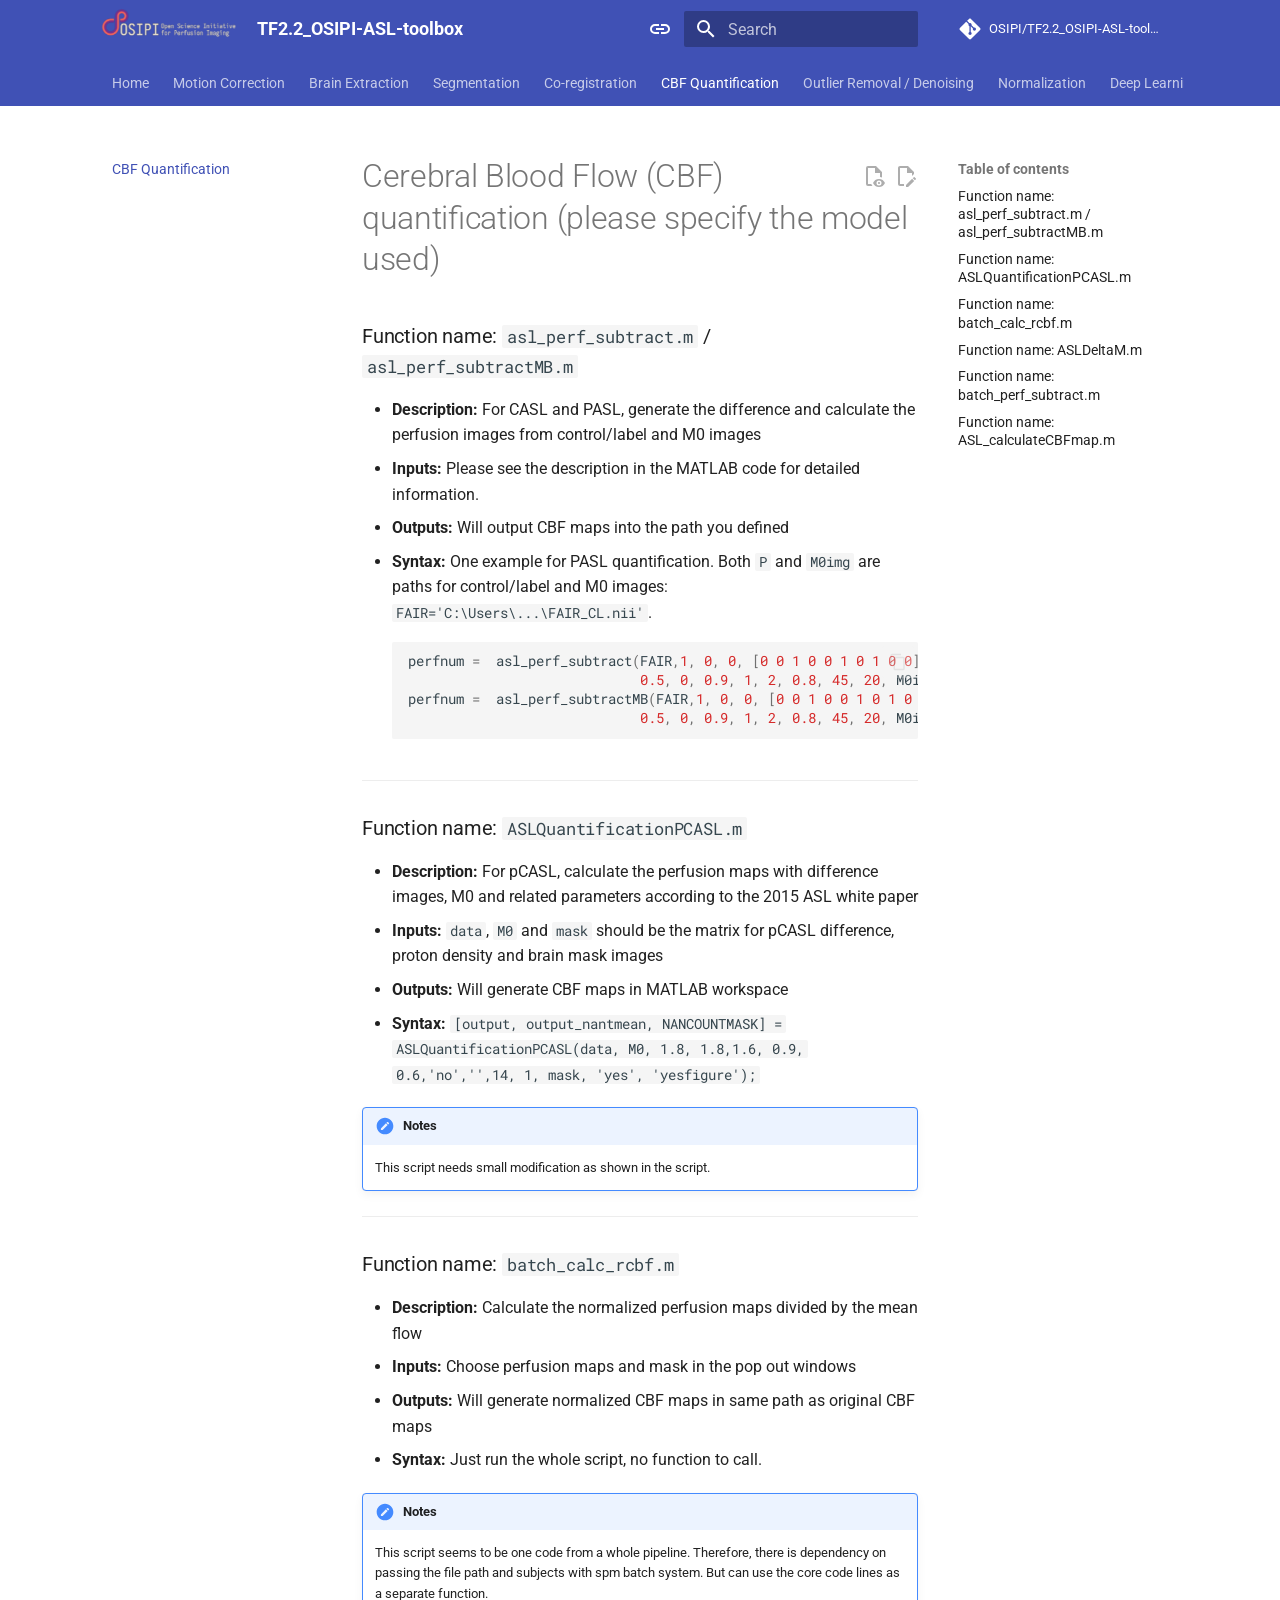
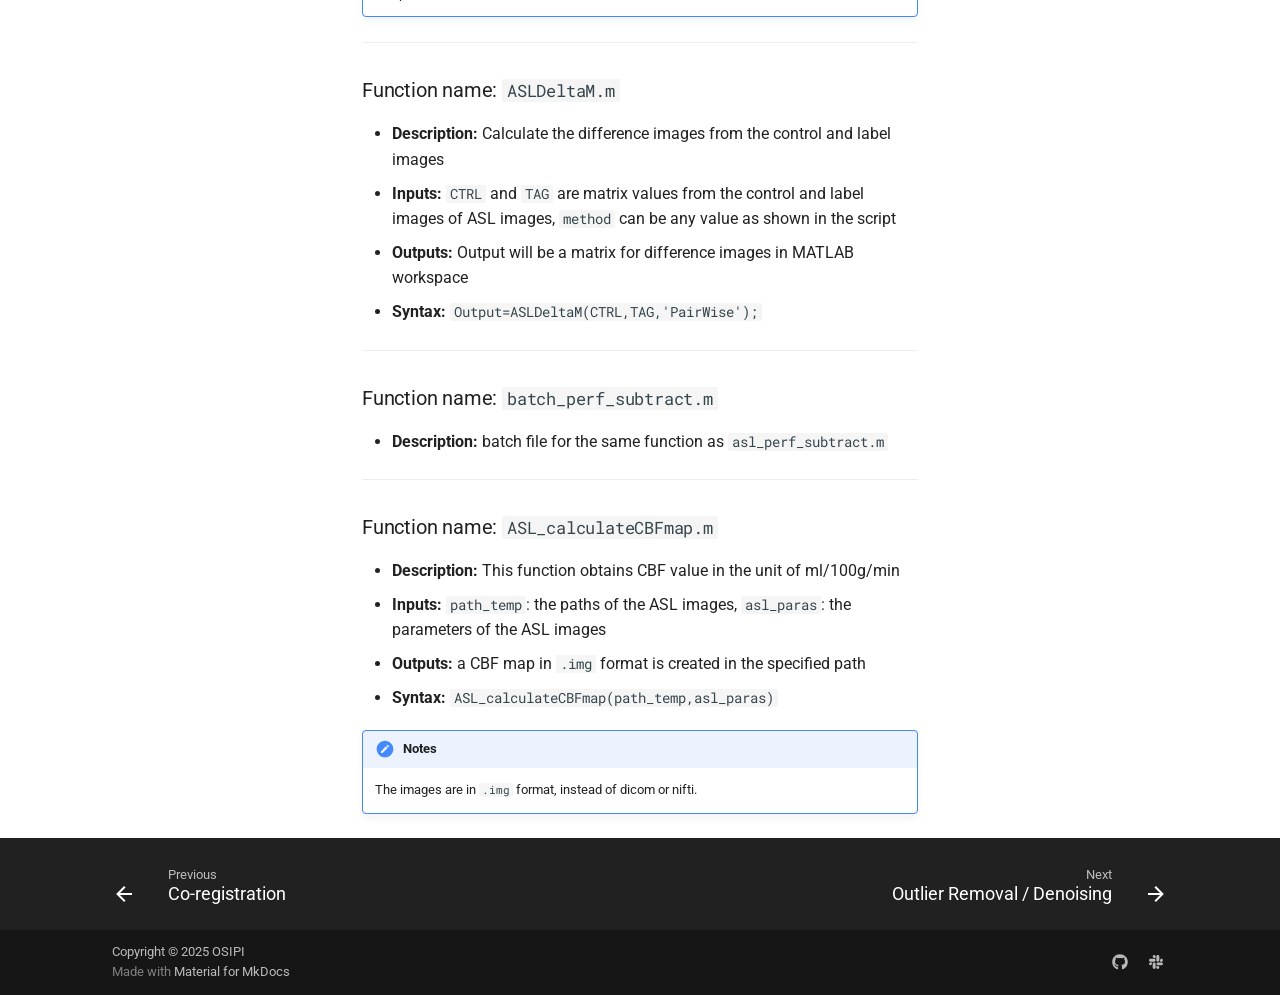
<file: cbf_quantification/index.html>
<!doctype html><html lang=en class=no-js> <head><meta charset=utf-8><meta name=viewport content="width=device-width,initial-scale=1"><meta name=description content="OSIPI aims to develop resources and best practices for the analysis of perfusion imaging data and interoperability of the analysis results."><meta name=author content=OSIPI><link href=https://osipi.github.io/TF2.2_OSIPI-ASL-toolbox/cbf_quantification/ rel=canonical><link href=../co_registration/ rel=prev><link href=../denoising/ rel=next><link rel=icon href=../assets/osipiImgs/OSIPI_logo_only_square.png><meta name=generator content="mkdocs-1.6.1, mkdocs-material-9.7.7"><title>CBF Quantification - TF2.2_OSIPI-ASL-toolbox</title><link rel=stylesheet href=../assets/stylesheets/main.ec1eaa64.min.css><link rel=stylesheet href=../assets/stylesheets/palette.ab4e12ef.min.css><link rel=preconnect href=https://fonts.gstatic.com crossorigin><link rel=stylesheet href="https://fonts.googleapis.com/css?family=Roboto:300,300i,400,400i,700,700i%7CRoboto+Mono:400,400i,700,700i&display=fallback"><style>:root{--md-text-font:"Roboto";--md-code-font:"Roboto Mono"}</style><link rel=stylesheet href=../assets/stylesheets/extra.css><script>__md_scope=new URL("..",location),__md_hash=e=>[...e].reduce(((e,_)=>(e<<5)-e+_.charCodeAt(0)),0),__md_get=(e,_=localStorage,t=__md_scope)=>JSON.parse(_.getItem(t.pathname+"."+e)),__md_set=(e,_,t=localStorage,a=__md_scope)=>{try{t.setItem(a.pathname+"."+e,JSON.stringify(_))}catch(e){}}</script></head> <body dir=ltr data-md-color-scheme=default data-md-color-primary=indigo data-md-color-accent=indigo> <input class=md-toggle data-md-toggle=drawer type=checkbox id=__drawer autocomplete=off> <input class=md-toggle data-md-toggle=search type=checkbox id=__search autocomplete=off> <label class=md-overlay for=__drawer></label> <div data-md-component=skip> <a href=#cerebral-blood-flow-cbf-quantification-please-specify-the-model-used class=md-skip> Skip to content </a> </div> <div data-md-component=announce> </div> <header class=md-header data-md-component=header> <nav class="md-header__inner md-grid" aria-label=Header> <a href=.. title=TF2.2_OSIPI-ASL-toolbox class="md-header__button md-logo" aria-label=TF2.2_OSIPI-ASL-toolbox data-md-component=logo> <img src=../assets/osipiImgs/OSIPI_logo.png alt=logo> </a> <label class="md-header__button md-icon" for=__drawer> <svg xmlns=http://www.w3.org/2000/svg viewbox="0 0 24 24"><path d="M3 6h18v2H3zm0 5h18v2H3zm0 5h18v2H3z"/></svg> </label> <div class=md-header__title data-md-component=header-title> <div class=md-header__ellipsis> <div class=md-header__topic> <span class=md-ellipsis> TF2.2_OSIPI-ASL-toolbox </span> </div> <div class=md-header__topic data-md-component=header-topic> <span class=md-ellipsis> CBF Quantification </span> </div> </div> </div> <form class=md-header__option data-md-component=palette> <input class=md-option data-md-color-media=(prefers-color-scheme) data-md-color-scheme=default data-md-color-primary=indigo data-md-color-accent=indigo aria-label="Switch to light mode" type=radio name=__palette id=__palette_0> <label class="md-header__button md-icon" title="Switch to light mode" for=__palette_1 hidden> <svg xmlns=http://www.w3.org/2000/svg viewbox="0 0 24 24"><path d="M3.9 12c0-1.71 1.39-3.1 3.1-3.1h4V7H7a5 5 0 0 0-5 5 5 5 0 0 0 5 5h4v-1.9H7c-1.71 0-3.1-1.39-3.1-3.1M8 13h8v-2H8zm9-6h-4v1.9h4c1.71 0 3.1 1.39 3.1 3.1s-1.39 3.1-3.1 3.1h-4V17h4a5 5 0 0 0 5-5 5 5 0 0 0-5-5"/></svg> </label> <input class=md-option data-md-color-media="(prefers-color-scheme: light)" data-md-color-scheme=default data-md-color-primary=indigo data-md-color-accent=indigo aria-label="Switch to dark mode" type=radio name=__palette id=__palette_1> <label class="md-header__button md-icon" title="Switch to dark mode" for=__palette_2 hidden> <svg xmlns=http://www.w3.org/2000/svg viewbox="0 0 24 24"><path d="M17 7H7a5 5 0 0 0-5 5 5 5 0 0 0 5 5h10a5 5 0 0 0 5-5 5 5 0 0 0-5-5m0 8a3 3 0 0 1-3-3 3 3 0 0 1 3-3 3 3 0 0 1 3 3 3 3 0 0 1-3 3"/></svg> </label> <input class=md-option data-md-color-media="(prefers-color-scheme: dark)" data-md-color-scheme=slate data-md-color-primary=black data-md-color-accent=indigo aria-label="Switch to system preference" type=radio name=__palette id=__palette_2> <label class="md-header__button md-icon" title="Switch to system preference" for=__palette_0 hidden> <svg xmlns=http://www.w3.org/2000/svg viewbox="0 0 24 24"><path d="M17 7H7a5 5 0 0 0-5 5 5 5 0 0 0 5 5h10a5 5 0 0 0 5-5 5 5 0 0 0-5-5M7 15a3 3 0 0 1-3-3 3 3 0 0 1 3-3 3 3 0 0 1 3 3 3 3 0 0 1-3 3"/></svg> </label> </form> <script>var palette=__md_get("__palette");if(palette&&palette.color){if("(prefers-color-scheme)"===palette.color.media){var media=matchMedia("(prefers-color-scheme: light)"),input=document.querySelector(media.matches?"[data-md-color-media='(prefers-color-scheme: light)']":"[data-md-color-media='(prefers-color-scheme: dark)']");palette.color.media=input.getAttribute("data-md-color-media"),palette.color.scheme=input.getAttribute("data-md-color-scheme"),palette.color.primary=input.getAttribute("data-md-color-primary"),palette.color.accent=input.getAttribute("data-md-color-accent")}for(var[key,value]of Object.entries(palette.color))document.body.setAttribute("data-md-color-"+key,value)}</script> <label class="md-header__button md-icon" for=__search> <svg xmlns=http://www.w3.org/2000/svg viewbox="0 0 24 24"><path d="M9.5 3A6.5 6.5 0 0 1 16 9.5c0 1.61-.59 3.09-1.56 4.23l.27.27h.79l5 5-1.5 1.5-5-5v-.79l-.27-.27A6.52 6.52 0 0 1 9.5 16 6.5 6.5 0 0 1 3 9.5 6.5 6.5 0 0 1 9.5 3m0 2C7 5 5 7 5 9.5S7 14 9.5 14 14 12 14 9.5 12 5 9.5 5"/></svg> </label> <div class=md-search data-md-component=search role=dialog> <label class=md-search__overlay for=__search></label> <div class=md-search__inner role=search> <form class=md-search__form name=search> <input type=text class=md-search__input name=query aria-label=Search placeholder=Search autocapitalize=off autocorrect=off autocomplete=off spellcheck=false data-md-component=search-query required> <label class="md-search__icon md-icon" for=__search> <svg xmlns=http://www.w3.org/2000/svg viewbox="0 0 24 24"><path d="M9.5 3A6.5 6.5 0 0 1 16 9.5c0 1.61-.59 3.09-1.56 4.23l.27.27h.79l5 5-1.5 1.5-5-5v-.79l-.27-.27A6.52 6.52 0 0 1 9.5 16 6.5 6.5 0 0 1 3 9.5 6.5 6.5 0 0 1 9.5 3m0 2C7 5 5 7 5 9.5S7 14 9.5 14 14 12 14 9.5 12 5 9.5 5"/></svg> <svg xmlns=http://www.w3.org/2000/svg viewbox="0 0 24 24"><path d="M20 11v2H8l5.5 5.5-1.42 1.42L4.16 12l7.92-7.92L13.5 5.5 8 11z"/></svg> </label> <nav class=md-search__options aria-label=Search> <a href=javascript:void(0) class="md-search__icon md-icon" title=Share aria-label=Share data-clipboard data-clipboard-text data-md-component=search-share tabindex=-1> <svg xmlns=http://www.w3.org/2000/svg viewbox="0 0 24 24"><path d="M18 16.08c-.76 0-1.44.3-1.96.77L8.91 12.7c.05-.23.09-.46.09-.7s-.04-.47-.09-.7l7.05-4.11c.54.5 1.25.81 2.04.81a3 3 0 0 0 3-3 3 3 0 0 0-3-3 3 3 0 0 0-3 3c0 .24.04.47.09.7L8.04 9.81C7.5 9.31 6.79 9 6 9a3 3 0 0 0-3 3 3 3 0 0 0 3 3c.79 0 1.5-.31 2.04-.81l7.12 4.15c-.05.21-.08.43-.08.66 0 1.61 1.31 2.91 2.92 2.91s2.92-1.3 2.92-2.91A2.92 2.92 0 0 0 18 16.08"/></svg> </a> <button type=reset class="md-search__icon md-icon" title=Clear aria-label=Clear tabindex=-1> <svg xmlns=http://www.w3.org/2000/svg viewbox="0 0 24 24"><path d="M19 6.41 17.59 5 12 10.59 6.41 5 5 6.41 10.59 12 5 17.59 6.41 19 12 13.41 17.59 19 19 17.59 13.41 12z"/></svg> </button> </nav> <div class=md-search__suggest data-md-component=search-suggest></div> </form> <div class=md-search__output> <div class=md-search__scrollwrap tabindex=0 data-md-scrollfix> <div class=md-search-result data-md-component=search-result> <div class=md-search-result__meta> Initializing search </div> <ol class=md-search-result__list role=presentation></ol> </div> </div> </div> </div> </div> <div class=md-header__source> <a href=https://github.com/OSIPI/TF2.2_OSIPI-ASL-toolbox title="Go to repository" class=md-source data-md-component=source> <div class="md-source__icon md-icon"> <svg xmlns=http://www.w3.org/2000/svg viewbox="0 0 448 512"><!-- Font Awesome Free 7.1.0 by @fontawesome - https://fontawesome.com License - https://fontawesome.com/license/free (Icons: CC BY 4.0, Fonts: SIL OFL 1.1, Code: MIT License) Copyright 2025 Fonticons, Inc.--><path d="M439.6 236.1 244 40.5c-5.4-5.5-12.8-8.5-20.4-8.5s-15 3-20.4 8.4L162.5 81l51.5 51.5c27.1-9.1 52.7 16.8 43.4 43.7l49.7 49.7c34.2-11.8 61.2 31 35.5 56.7-26.5 26.5-70.2-2.9-56-37.3L240.3 199v121.9c25.3 12.5 22.3 41.8 9.1 55-6.4 6.4-15.2 10.1-24.3 10.1s-17.8-3.6-24.3-10.1c-17.6-17.6-11.1-46.9 11.2-56v-123c-20.8-8.5-24.6-30.7-18.6-45L142.6 101 8.5 235.1C3 240.6 0 247.9 0 255.5s3 15 8.5 20.4l195.6 195.7c5.4 5.4 12.7 8.4 20.4 8.4s15-3 20.4-8.4l194.7-194.7c5.4-5.4 8.4-12.8 8.4-20.4s-3-15-8.4-20.4"/></svg> </div> <div class=md-source__repository> OSIPI/TF2.2_OSIPI-ASL-toolbox </div> </a> </div> </nav> </header> <div class=md-container data-md-component=container> <nav class=md-tabs aria-label=Tabs data-md-component=tabs> <div class=md-grid> <ul class=md-tabs__list> <li class=md-tabs__item> <a href=.. class=md-tabs__link> Home </a> </li> <li class=md-tabs__item> <a href=../motion_correction/ class=md-tabs__link> Motion Correction </a> </li> <li class=md-tabs__item> <a href=../brain_extraction/ class=md-tabs__link> Brain Extraction </a> </li> <li class=md-tabs__item> <a href=../segmentation/ class=md-tabs__link> Segmentation </a> </li> <li class=md-tabs__item> <a href=../co_registration/ class=md-tabs__link> Co-registration </a> </li> <li class="md-tabs__item md-tabs__item--active"> <a href=./ class=md-tabs__link> CBF Quantification </a> </li> <li class=md-tabs__item> <a href=../denoising/ class=md-tabs__link> Outlier Removal / Denoising </a> </li> <li class=md-tabs__item> <a href=../normalization/ class=md-tabs__link> Normalization </a> </li> <li class=md-tabs__item> <a href=../deep_learning/ class=md-tabs__link> Deep Learning Denoising </a> </li> <li class=md-tabs__item> <a href=../roi_creation/ class=md-tabs__link> ROI Creation </a> </li> <li class=md-tabs__item> <a href=../smoothing/ class=md-tabs__link> Smoothing </a> </li> <li class=md-tabs__item> <a href=../additional_tools/ class=md-tabs__link> Additional Functions </a> </li> </ul> </div> </nav> <main class=md-main data-md-component=main> <div class="md-main__inner md-grid"> <div class="md-sidebar md-sidebar--primary" data-md-component=sidebar data-md-type=navigation> <div class=md-sidebar__scrollwrap> <div class=md-sidebar__inner> <nav class="md-nav md-nav--primary md-nav--lifted" aria-label=Navigation data-md-level=0> <label class=md-nav__title for=__drawer> <a href=.. title=TF2.2_OSIPI-ASL-toolbox class="md-nav__button md-logo" aria-label=TF2.2_OSIPI-ASL-toolbox data-md-component=logo> <img src=../assets/osipiImgs/OSIPI_logo.png alt=logo> </a> TF2.2_OSIPI-ASL-toolbox </label> <div class=md-nav__source> <a href=https://github.com/OSIPI/TF2.2_OSIPI-ASL-toolbox title="Go to repository" class=md-source data-md-component=source> <div class="md-source__icon md-icon"> <svg xmlns=http://www.w3.org/2000/svg viewbox="0 0 448 512"><!-- Font Awesome Free 7.1.0 by @fontawesome - https://fontawesome.com License - https://fontawesome.com/license/free (Icons: CC BY 4.0, Fonts: SIL OFL 1.1, Code: MIT License) Copyright 2025 Fonticons, Inc.--><path d="M439.6 236.1 244 40.5c-5.4-5.5-12.8-8.5-20.4-8.5s-15 3-20.4 8.4L162.5 81l51.5 51.5c27.1-9.1 52.7 16.8 43.4 43.7l49.7 49.7c34.2-11.8 61.2 31 35.5 56.7-26.5 26.5-70.2-2.9-56-37.3L240.3 199v121.9c25.3 12.5 22.3 41.8 9.1 55-6.4 6.4-15.2 10.1-24.3 10.1s-17.8-3.6-24.3-10.1c-17.6-17.6-11.1-46.9 11.2-56v-123c-20.8-8.5-24.6-30.7-18.6-45L142.6 101 8.5 235.1C3 240.6 0 247.9 0 255.5s3 15 8.5 20.4l195.6 195.7c5.4 5.4 12.7 8.4 20.4 8.4s15-3 20.4-8.4l194.7-194.7c5.4-5.4 8.4-12.8 8.4-20.4s-3-15-8.4-20.4"/></svg> </div> <div class=md-source__repository> OSIPI/TF2.2_OSIPI-ASL-toolbox </div> </a> </div> <ul class=md-nav__list data-md-scrollfix> <li class=md-nav__item> <a href=.. class=md-nav__link> <span class=md-ellipsis> Home </span> </a> </li> <li class=md-nav__item> <a href=../motion_correction/ class=md-nav__link> <span class=md-ellipsis> Motion Correction </span> </a> </li> <li class=md-nav__item> <a href=../brain_extraction/ class=md-nav__link> <span class=md-ellipsis> Brain Extraction </span> </a> </li> <li class=md-nav__item> <a href=../segmentation/ class=md-nav__link> <span class=md-ellipsis> Segmentation </span> </a> </li> <li class=md-nav__item> <a href=../co_registration/ class=md-nav__link> <span class=md-ellipsis> Co-registration </span> </a> </li> <li class="md-nav__item md-nav__item--active"> <input class="md-nav__toggle md-toggle" type=checkbox id=__toc> <label class="md-nav__link md-nav__link--active" for=__toc> <span class=md-ellipsis> CBF Quantification </span> <span class="md-nav__icon md-icon"></span> </label> <a href=./ class="md-nav__link md-nav__link--active"> <span class=md-ellipsis> CBF Quantification </span> </a> <nav class="md-nav md-nav--secondary" aria-label="Table of contents"> <label class=md-nav__title for=__toc> <span class="md-nav__icon md-icon"></span> Table of contents </label> <ul class=md-nav__list data-md-component=toc data-md-scrollfix> <li class=md-nav__item> <a href=#function-name-asl_perf_subtractm-asl_perf_subtractmbm class=md-nav__link> <span class=md-ellipsis> Function name: asl_perf_subtract.m / asl_perf_subtractMB.m </span> </a> </li> <li class=md-nav__item> <a href=#function-name-aslquantificationpcaslm class=md-nav__link> <span class=md-ellipsis> Function name: ASLQuantificationPCASL.m </span> </a> </li> <li class=md-nav__item> <a href=#function-name-batch_calc_rcbfm class=md-nav__link> <span class=md-ellipsis> Function name: batch_calc_rcbf.m </span> </a> </li> <li class=md-nav__item> <a href=#function-name-asldeltamm class=md-nav__link> <span class=md-ellipsis> Function name: ASLDeltaM.m </span> </a> </li> <li class=md-nav__item> <a href=#function-name-batch_perf_subtractm class=md-nav__link> <span class=md-ellipsis> Function name: batch_perf_subtract.m </span> </a> </li> <li class=md-nav__item> <a href=#function-name-asl_calculatecbfmapm class=md-nav__link> <span class=md-ellipsis> Function name: ASL_calculateCBFmap.m </span> </a> </li> </ul> </nav> </li> <li class=md-nav__item> <a href=../denoising/ class=md-nav__link> <span class=md-ellipsis> Outlier Removal / Denoising </span> </a> </li> <li class=md-nav__item> <a href=../normalization/ class=md-nav__link> <span class=md-ellipsis> Normalization </span> </a> </li> <li class=md-nav__item> <a href=../deep_learning/ class=md-nav__link> <span class=md-ellipsis> Deep Learning Denoising </span> </a> </li> <li class=md-nav__item> <a href=../roi_creation/ class=md-nav__link> <span class=md-ellipsis> ROI Creation </span> </a> </li> <li class=md-nav__item> <a href=../smoothing/ class=md-nav__link> <span class=md-ellipsis> Smoothing </span> </a> </li> <li class=md-nav__item> <a href=../additional_tools/ class=md-nav__link> <span class=md-ellipsis> Additional Functions </span> </a> </li> </ul> </nav> </div> </div> </div> <div class="md-sidebar md-sidebar--secondary" data-md-component=sidebar data-md-type=toc> <div class=md-sidebar__scrollwrap> <div class=md-sidebar__inner> <nav class="md-nav md-nav--secondary" aria-label="Table of contents"> <label class=md-nav__title for=__toc> <span class="md-nav__icon md-icon"></span> Table of contents </label> <ul class=md-nav__list data-md-component=toc data-md-scrollfix> <li class=md-nav__item> <a href=#function-name-asl_perf_subtractm-asl_perf_subtractmbm class=md-nav__link> <span class=md-ellipsis> Function name: asl_perf_subtract.m / asl_perf_subtractMB.m </span> </a> </li> <li class=md-nav__item> <a href=#function-name-aslquantificationpcaslm class=md-nav__link> <span class=md-ellipsis> Function name: ASLQuantificationPCASL.m </span> </a> </li> <li class=md-nav__item> <a href=#function-name-batch_calc_rcbfm class=md-nav__link> <span class=md-ellipsis> Function name: batch_calc_rcbf.m </span> </a> </li> <li class=md-nav__item> <a href=#function-name-asldeltamm class=md-nav__link> <span class=md-ellipsis> Function name: ASLDeltaM.m </span> </a> </li> <li class=md-nav__item> <a href=#function-name-batch_perf_subtractm class=md-nav__link> <span class=md-ellipsis> Function name: batch_perf_subtract.m </span> </a> </li> <li class=md-nav__item> <a href=#function-name-asl_calculatecbfmapm class=md-nav__link> <span class=md-ellipsis> Function name: ASL_calculateCBFmap.m </span> </a> </li> </ul> </nav> </div> </div> </div> <div class=md-content data-md-component=content> <article class="md-content__inner md-typeset"> <a href=https://github.com/OSIPI/TF2.2_OSIPI-ASL-toolbox/edit/master/docs/cbf_quantification.md title="Edit this page" class="md-content__button md-icon" rel=edit> <svg xmlns=http://www.w3.org/2000/svg viewbox="0 0 24 24"><path d="M10 20H6V4h7v5h5v3.1l2-2V8l-6-6H6c-1.1 0-2 .9-2 2v16c0 1.1.9 2 2 2h4zm10.2-7c.1 0 .3.1.4.2l1.3 1.3c.2.2.2.6 0 .8l-1 1-2.1-2.1 1-1c.1-.1.2-.2.4-.2m0 3.9L14.1 23H12v-2.1l6.1-6.1z"/></svg> </a> <a href=https://github.com/OSIPI/TF2.2_OSIPI-ASL-toolbox/raw/master/docs/cbf_quantification.md title="View source of this page" class="md-content__button md-icon"> <svg xmlns=http://www.w3.org/2000/svg viewbox="0 0 24 24"><path d="M17 18c.56 0 1 .44 1 1s-.44 1-1 1-1-.44-1-1 .44-1 1-1m0-3c-2.73 0-5.06 1.66-6 4 .94 2.34 3.27 4 6 4s5.06-1.66 6-4c-.94-2.34-3.27-4-6-4m0 6.5a2.5 2.5 0 0 1-2.5-2.5 2.5 2.5 0 0 1 2.5-2.5 2.5 2.5 0 0 1 2.5 2.5 2.5 2.5 0 0 1-2.5 2.5M9.27 20H6V4h7v5h5v4.07c.7.08 1.36.25 2 .49V8l-6-6H6a2 2 0 0 0-2 2v16a2 2 0 0 0 2 2h4.5a8.2 8.2 0 0 1-1.23-2"/></svg> </a> <h1 id=cerebral-blood-flow-cbf-quantification-please-specify-the-model-used>Cerebral Blood Flow (CBF) quantification (please specify the model used)<a class=headerlink href=#cerebral-blood-flow-cbf-quantification-please-specify-the-model-used title="Permanent link">&para;</a></h1> <h3 id=function-name-asl_perf_subtractm-asl_perf_subtractmbm>Function name: <code>asl_perf_subtract.m</code> / <code>asl_perf_subtractMB.m</code><a class=headerlink href=#function-name-asl_perf_subtractm-asl_perf_subtractmbm title="Permanent link">&para;</a></h3> <ul> <li><strong>Description:</strong> For CASL and PASL, generate the difference and calculate the perfusion images from control/label and M0 images</li> <li><strong>Inputs:</strong> Please see the description in the MATLAB code for detailed information.</li> <li><strong>Outputs:</strong> Will output CBF maps into the path you defined</li> <li><strong>Syntax:</strong> One example for PASL quantification. Both <code>P</code> and <code>M0img</code> are paths for control/label and M0 images: <code>FAIR='C:\Users\...\FAIR_CL.nii'</code>. <div class="language-matlab highlight"><pre><span></span><code><span id=__span-0-1><a id=__codelineno-0-1 name=__codelineno-0-1 href=#__codelineno-0-1></a><span class=n>perfnum</span><span class=w> </span><span class=p>=</span><span class=w>  </span><span class=n>asl_perf_subtract</span><span class=p>(</span><span class=n>FAIR</span><span class=p>,</span><span class=mi>1</span><span class=p>,</span><span class=w> </span><span class=mi>0</span><span class=p>,</span><span class=w> </span><span class=mi>0</span><span class=p>,</span><span class=w> </span><span class=p>[</span><span class=mi>0</span><span class=w> </span><span class=mi>0</span><span class=w> </span><span class=mi>1</span><span class=w> </span><span class=mi>0</span><span class=w> </span><span class=mi>0</span><span class=w> </span><span class=mi>1</span><span class=w> </span><span class=mi>0</span><span class=w> </span><span class=mi>1</span><span class=w> </span><span class=mi>0</span><span class=w> </span><span class=mi>0</span><span class=p>],</span><span class=w> </span><span class=k>...</span>
</span><span id=__span-0-2><a id=__codelineno-0-2 name=__codelineno-0-2 href=#__codelineno-0-2></a><span class=w>                             </span><span class=mf>0.5</span><span class=p>,</span><span class=w> </span><span class=mi>0</span><span class=p>,</span><span class=w> </span><span class=mf>0.9</span><span class=p>,</span><span class=w> </span><span class=mi>1</span><span class=p>,</span><span class=w> </span><span class=mi>2</span><span class=p>,</span><span class=w> </span><span class=mf>0.8</span><span class=p>,</span><span class=w> </span><span class=mi>45</span><span class=p>,</span><span class=w> </span><span class=mi>20</span><span class=p>,</span><span class=w> </span><span class=n>M0img</span><span class=p>);</span>
</span><span id=__span-0-3><a id=__codelineno-0-3 name=__codelineno-0-3 href=#__codelineno-0-3></a><span class=n>perfnum</span><span class=w> </span><span class=p>=</span><span class=w>  </span><span class=n>asl_perf_subtractMB</span><span class=p>(</span><span class=n>FAIR</span><span class=p>,</span><span class=mi>1</span><span class=p>,</span><span class=w> </span><span class=mi>0</span><span class=p>,</span><span class=w> </span><span class=mi>0</span><span class=p>,</span><span class=w> </span><span class=p>[</span><span class=mi>0</span><span class=w> </span><span class=mi>0</span><span class=w> </span><span class=mi>1</span><span class=w> </span><span class=mi>0</span><span class=w> </span><span class=mi>0</span><span class=w> </span><span class=mi>1</span><span class=w> </span><span class=mi>0</span><span class=w> </span><span class=mi>1</span><span class=w> </span><span class=mi>0</span><span class=w> </span><span class=mi>0</span><span class=p>],</span><span class=w> </span><span class=k>...</span>
</span><span id=__span-0-4><a id=__codelineno-0-4 name=__codelineno-0-4 href=#__codelineno-0-4></a><span class=w>                             </span><span class=mf>0.5</span><span class=p>,</span><span class=w> </span><span class=mi>0</span><span class=p>,</span><span class=w> </span><span class=mf>0.9</span><span class=p>,</span><span class=w> </span><span class=mi>1</span><span class=p>,</span><span class=w> </span><span class=mi>2</span><span class=p>,</span><span class=w> </span><span class=mf>0.8</span><span class=p>,</span><span class=w> </span><span class=mi>45</span><span class=p>,</span><span class=w> </span><span class=mi>20</span><span class=p>,</span><span class=w> </span><span class=n>M0img</span><span class=p>);</span>
</span></code></pre></div></li> </ul> <hr> <h3 id=function-name-aslquantificationpcaslm>Function name: <code>ASLQuantificationPCASL.m</code><a class=headerlink href=#function-name-aslquantificationpcaslm title="Permanent link">&para;</a></h3> <ul> <li><strong>Description:</strong> For pCASL, calculate the perfusion maps with difference images, M0 and related parameters according to the 2015 ASL white paper</li> <li><strong>Inputs:</strong> <code>data</code>, <code>M0</code> and <code>mask</code> should be the matrix for pCASL difference, proton density and brain mask images</li> <li><strong>Outputs:</strong> Will generate CBF maps in MATLAB workspace</li> <li><strong>Syntax:</strong> <code>[output, output_nantmean, NANCOUNTMASK] = ASLQuantificationPCASL(data, M0, 1.8, 1.8,1.6, 0.9, 0.6,'no','',14, 1, mask, 'yes', 'yesfigure');</code></li> </ul> <div class="admonition note"> <p class=admonition-title>Notes</p> <p>This script needs small modification as shown in the script.</p> </div> <hr> <h3 id=function-name-batch_calc_rcbfm>Function name: <code>batch_calc_rcbf.m</code><a class=headerlink href=#function-name-batch_calc_rcbfm title="Permanent link">&para;</a></h3> <ul> <li><strong>Description:</strong> Calculate the normalized perfusion maps divided by the mean flow</li> <li><strong>Inputs:</strong> Choose perfusion maps and mask in the pop out windows</li> <li><strong>Outputs:</strong> Will generate normalized CBF maps in same path as original CBF maps</li> <li><strong>Syntax:</strong> Just run the whole script, no function to call.</li> </ul> <div class="admonition note"> <p class=admonition-title>Notes</p> <p>This script seems to be one code from a whole pipeline. Therefore, there is dependency on passing the file path and subjects with spm batch system. But can use the core code lines as a separate function.</p> </div> <hr> <h3 id=function-name-asldeltamm>Function name: <code>ASLDeltaM.m</code><a class=headerlink href=#function-name-asldeltamm title="Permanent link">&para;</a></h3> <ul> <li><strong>Description:</strong> Calculate the difference images from the control and label images</li> <li><strong>Inputs:</strong> <code>CTRL</code> and <code>TAG</code> are matrix values from the control and label images of ASL images, <code>method</code> can be any value as shown in the script</li> <li><strong>Outputs:</strong> Output will be a matrix for difference images in MATLAB workspace</li> <li><strong>Syntax:</strong> <code>Output=ASLDeltaM(CTRL,TAG,'PairWise');</code></li> </ul> <hr> <h3 id=function-name-batch_perf_subtractm>Function name: <code>batch_perf_subtract.m</code><a class=headerlink href=#function-name-batch_perf_subtractm title="Permanent link">&para;</a></h3> <ul> <li><strong>Description:</strong> batch file for the same function as <code>asl_perf_subtract.m</code></li> </ul> <hr> <h3 id=function-name-asl_calculatecbfmapm>Function name: <code>ASL_calculateCBFmap.m</code><a class=headerlink href=#function-name-asl_calculatecbfmapm title="Permanent link">&para;</a></h3> <ul> <li><strong>Description:</strong> This function obtains CBF value in the unit of ml/100g/min</li> <li><strong>Inputs:</strong> <code>path_temp</code>: the paths of the ASL images, <code>asl_paras</code>: the parameters of the ASL images</li> <li><strong>Outputs:</strong> a CBF map in <code>.img</code> format is created in the specified path</li> <li><strong>Syntax:</strong> <code>ASL_calculateCBFmap(path_temp,asl_paras)</code></li> </ul> <div class="admonition note"> <p class=admonition-title>Notes</p> <p>The images are in <code>.img</code> format, instead of dicom or nifti.</p> </div> </article> </div> <script>var target=document.getElementById(location.hash.slice(1));target&&target.name&&(target.checked=target.name.startsWith("__tabbed_"))</script> </div> <button type=button class="md-top md-icon" data-md-component=top hidden> <svg xmlns=http://www.w3.org/2000/svg viewbox="0 0 24 24"><path d="M13 20h-2V8l-5.5 5.5-1.42-1.42L12 4.16l7.92 7.92-1.42 1.42L13 8z"/></svg> Back to top </button> </main> <footer class=md-footer> <nav class="md-footer__inner md-grid" aria-label=Footer> <a href=../co_registration/ class="md-footer__link md-footer__link--prev" aria-label="Previous: Co-registration"> <div class="md-footer__button md-icon"> <svg xmlns=http://www.w3.org/2000/svg viewbox="0 0 24 24"><path d="M20 11v2H8l5.5 5.5-1.42 1.42L4.16 12l7.92-7.92L13.5 5.5 8 11z"/></svg> </div> <div class=md-footer__title> <span class=md-footer__direction> Previous </span> <div class=md-ellipsis> Co-registration </div> </div> </a> <a href=../denoising/ class="md-footer__link md-footer__link--next" aria-label="Next: Outlier Removal / Denoising"> <div class=md-footer__title> <span class=md-footer__direction> Next </span> <div class=md-ellipsis> Outlier Removal / Denoising </div> </div> <div class="md-footer__button md-icon"> <svg xmlns=http://www.w3.org/2000/svg viewbox="0 0 24 24"><path d="M4 11v2h12l-5.5 5.5 1.42 1.42L19.84 12l-7.92-7.92L10.5 5.5 16 11z"/></svg> </div> </a> </nav> <div class="md-footer-meta md-typeset"> <div class="md-footer-meta__inner md-grid"> <div class=md-copyright> <div class=md-copyright__highlight> Copyright &copy; 2025 OSIPI </div> Made with <a href=https://squidfunk.github.io/mkdocs-material/ target=_blank rel=noopener> Material for MkDocs </a> </div> <div class=md-social> <a href=https://github.com/OSIPI target=_blank rel=noopener title=github.com class=md-social__link> <svg xmlns=http://www.w3.org/2000/svg viewbox="0 0 512 512"><!-- Font Awesome Free 7.1.0 by @fontawesome - https://fontawesome.com License - https://fontawesome.com/license/free (Icons: CC BY 4.0, Fonts: SIL OFL 1.1, Code: MIT License) Copyright 2025 Fonticons, Inc.--><path d="M173.9 397.4c0 2-2.3 3.6-5.2 3.6-3.3.3-5.6-1.3-5.6-3.6 0-2 2.3-3.6 5.2-3.6 3-.3 5.6 1.3 5.6 3.6m-31.1-4.5c-.7 2 1.3 4.3 4.3 4.9 2.6 1 5.6 0 6.2-2s-1.3-4.3-4.3-5.2c-2.6-.7-5.5.3-6.2 2.3m44.2-1.7c-2.9.7-4.9 2.6-4.6 4.9.3 2 2.9 3.3 5.9 2.6 2.9-.7 4.9-2.6 4.6-4.6-.3-1.9-3-3.2-5.9-2.9M252.8 8C114.1 8 8 113.3 8 252c0 110.9 69.8 205.8 169.5 239.2 12.8 2.3 17.3-5.6 17.3-12.1 0-6.2-.3-40.4-.3-61.4 0 0-70 15-84.7-29.8 0 0-11.4-29.1-27.8-36.6 0 0-22.9-15.7 1.6-15.4 0 0 24.9 2 38.6 25.8 21.9 38.6 58.6 27.5 72.9 20.9 2.3-16 8.8-27.1 16-33.7-55.9-6.2-112.3-14.3-112.3-110.5 0-27.5 7.6-41.3 23.6-58.9-2.6-6.5-11.1-33.3 2.6-67.9 20.9-6.5 69 27 69 27 20-5.6 41.5-8.5 62.8-8.5s42.8 2.9 62.8 8.5c0 0 48.1-33.6 69-27 13.7 34.7 5.2 61.4 2.6 67.9 16 17.7 25.8 31.5 25.8 58.9 0 96.5-58.9 104.2-114.8 110.5 9.2 7.9 17 22.9 17 46.4 0 33.7-.3 75.4-.3 83.6 0 6.5 4.6 14.4 17.3 12.1C436.2 457.8 504 362.9 504 252 504 113.3 391.5 8 252.8 8M105.2 352.9c-1.3 1-1 3.3.7 5.2 1.6 1.6 3.9 2.3 5.2 1 1.3-1 1-3.3-.7-5.2-1.6-1.6-3.9-2.3-5.2-1m-10.8-8.1c-.7 1.3.3 2.9 2.3 3.9 1.6 1 3.6.7 4.3-.7.7-1.3-.3-2.9-2.3-3.9-2-.6-3.6-.3-4.3.7m32.4 35.6c-1.6 1.3-1 4.3 1.3 6.2 2.3 2.3 5.2 2.6 6.5 1 1.3-1.3.7-4.3-1.3-6.2-2.2-2.3-5.2-2.6-6.5-1m-11.4-14.7c-1.6 1-1.6 3.6 0 5.9s4.3 3.3 5.6 2.3c1.6-1.3 1.6-3.9 0-6.2-1.4-2.3-4-3.3-5.6-2"/></svg> </a> <a href=https://app.slack.com/client/TFGVCE9HS target=_blank rel=noopener title=app.slack.com class=md-social__link> <svg xmlns=http://www.w3.org/2000/svg viewbox="0 0 448 512"><!-- Font Awesome Free 7.1.0 by @fontawesome - https://fontawesome.com License - https://fontawesome.com/license/free (Icons: CC BY 4.0, Fonts: SIL OFL 1.1, Code: MIT License) Copyright 2025 Fonticons, Inc.--><path d="M94.1 315.1c0 25.9-21.2 47.1-47.1 47.1S0 341 0 315.1 21.2 268 47.1 268h47.1v47.1zm23.7 0c0-25.9 21.2-47.1 47.1-47.1s47.1 21.2 47.1 47.1v117.8c0 25.9-21.2 47.1-47.1 47.1s-47.1-21.2-47.1-47.1zm47.1-189c-25.9 0-47.1-21.2-47.1-47.1s21.2-47 47.1-47S212 53.2 212 79.1v47.1h-47.1zm0 23.7c25.9 0 47.1 21.2 47.1 47.1S190.8 244 164.9 244H47.1C21.2 244 0 222.8 0 196.9s21.2-47.1 47.1-47.1zm189 47.1c0-25.9 21.2-47.1 47.1-47.1s47 21.2 47 47.1-21.2 47.1-47.1 47.1h-47.1v-47.1zm-23.7 0c0 25.9-21.2 47.1-47.1 47.1S236 222.8 236 196.9V79.1c0-25.9 21.2-47.1 47.1-47.1s47.1 21.2 47.1 47.1zm-47.1 189c25.9 0 47.1 21.2 47.1 47.1s-21.2 47-47.1 47-47.1-21.2-47.1-47.1v-47.1h47.1zm0-23.7c-25.9 0-47.1-21.2-47.1-47.1s21.2-47.1 47.1-47.1h117.8c25.9 0 47.1 21.2 47.1 47.1s-21.2 47.1-47.1 47.1z"/></svg> </a> </div> </div> </div> </footer> </div> <div class=md-dialog data-md-component=dialog> <div class="md-dialog__inner md-typeset"></div> </div> <script id=__config type=application/json>{"annotate": null, "base": "..", "features": ["announce.dismiss", "content.action.edit", "content.action.view", "content.code.annotate", "content.code.copy", "content.tooltips", "navigation.footer", "navigation.indexes", "navigation.tabs", "navigation.top", "navigation.tracking", "search.highlight", "search.share", "search.suggest", "toc.follow"], "search": "../assets/javascripts/workers/search.2c215733.min.js", "tags": null, "translations": {"clipboard.copied": "Copied to clipboard", "clipboard.copy": "Copy to clipboard", "search.result.more.one": "1 more on this page", "search.result.more.other": "# more on this page", "search.result.none": "No matching documents", "search.result.one": "1 matching document", "search.result.other": "# matching documents", "search.result.placeholder": "Type to start searching", "search.result.term.missing": "Missing", "select.version": "Select version"}, "version": null}</script> <script src=../assets/javascripts/bundle.d7400e89.min.js></script> </body> </html>
</file>
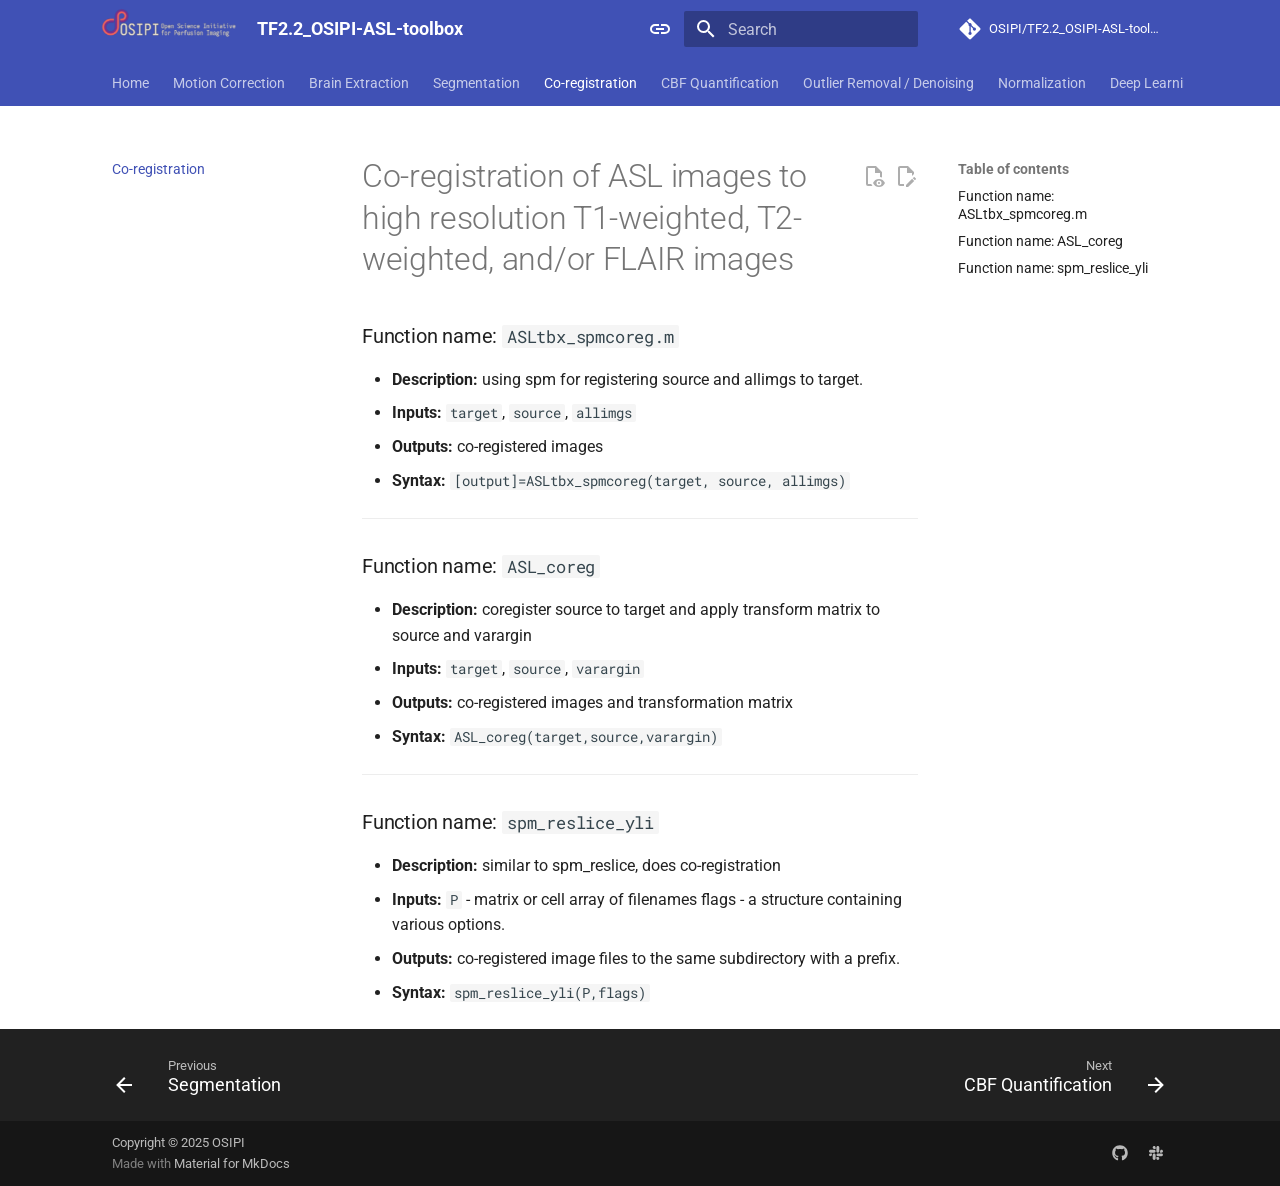
<file: co_registration/index.html>
<!doctype html><html lang=en class=no-js> <head><meta charset=utf-8><meta name=viewport content="width=device-width,initial-scale=1"><meta name=description content="OSIPI aims to develop resources and best practices for the analysis of perfusion imaging data and interoperability of the analysis results."><meta name=author content=OSIPI><link href=https://osipi.github.io/TF2.2_OSIPI-ASL-toolbox/co_registration/ rel=canonical><link href=../segmentation/ rel=prev><link href=../cbf_quantification/ rel=next><link rel=icon href=../assets/osipiImgs/OSIPI_logo_only_square.png><meta name=generator content="mkdocs-1.6.1, mkdocs-material-9.7.7"><title>Co-registration - TF2.2_OSIPI-ASL-toolbox</title><link rel=stylesheet href=../assets/stylesheets/main.ec1eaa64.min.css><link rel=stylesheet href=../assets/stylesheets/palette.ab4e12ef.min.css><link rel=preconnect href=https://fonts.gstatic.com crossorigin><link rel=stylesheet href="https://fonts.googleapis.com/css?family=Roboto:300,300i,400,400i,700,700i%7CRoboto+Mono:400,400i,700,700i&display=fallback"><style>:root{--md-text-font:"Roboto";--md-code-font:"Roboto Mono"}</style><link rel=stylesheet href=../assets/stylesheets/extra.css><script>__md_scope=new URL("..",location),__md_hash=e=>[...e].reduce(((e,_)=>(e<<5)-e+_.charCodeAt(0)),0),__md_get=(e,_=localStorage,t=__md_scope)=>JSON.parse(_.getItem(t.pathname+"."+e)),__md_set=(e,_,t=localStorage,a=__md_scope)=>{try{t.setItem(a.pathname+"."+e,JSON.stringify(_))}catch(e){}}</script></head> <body dir=ltr data-md-color-scheme=default data-md-color-primary=indigo data-md-color-accent=indigo> <input class=md-toggle data-md-toggle=drawer type=checkbox id=__drawer autocomplete=off> <input class=md-toggle data-md-toggle=search type=checkbox id=__search autocomplete=off> <label class=md-overlay for=__drawer></label> <div data-md-component=skip> <a href=#co-registration-of-asl-images-to-high-resolution-t1-weighted-t2-weighted-andor-flair-images class=md-skip> Skip to content </a> </div> <div data-md-component=announce> </div> <header class=md-header data-md-component=header> <nav class="md-header__inner md-grid" aria-label=Header> <a href=.. title=TF2.2_OSIPI-ASL-toolbox class="md-header__button md-logo" aria-label=TF2.2_OSIPI-ASL-toolbox data-md-component=logo> <img src=../assets/osipiImgs/OSIPI_logo.png alt=logo> </a> <label class="md-header__button md-icon" for=__drawer> <svg xmlns=http://www.w3.org/2000/svg viewbox="0 0 24 24"><path d="M3 6h18v2H3zm0 5h18v2H3zm0 5h18v2H3z"/></svg> </label> <div class=md-header__title data-md-component=header-title> <div class=md-header__ellipsis> <div class=md-header__topic> <span class=md-ellipsis> TF2.2_OSIPI-ASL-toolbox </span> </div> <div class=md-header__topic data-md-component=header-topic> <span class=md-ellipsis> Co-registration </span> </div> </div> </div> <form class=md-header__option data-md-component=palette> <input class=md-option data-md-color-media=(prefers-color-scheme) data-md-color-scheme=default data-md-color-primary=indigo data-md-color-accent=indigo aria-label="Switch to light mode" type=radio name=__palette id=__palette_0> <label class="md-header__button md-icon" title="Switch to light mode" for=__palette_1 hidden> <svg xmlns=http://www.w3.org/2000/svg viewbox="0 0 24 24"><path d="M3.9 12c0-1.71 1.39-3.1 3.1-3.1h4V7H7a5 5 0 0 0-5 5 5 5 0 0 0 5 5h4v-1.9H7c-1.71 0-3.1-1.39-3.1-3.1M8 13h8v-2H8zm9-6h-4v1.9h4c1.71 0 3.1 1.39 3.1 3.1s-1.39 3.1-3.1 3.1h-4V17h4a5 5 0 0 0 5-5 5 5 0 0 0-5-5"/></svg> </label> <input class=md-option data-md-color-media="(prefers-color-scheme: light)" data-md-color-scheme=default data-md-color-primary=indigo data-md-color-accent=indigo aria-label="Switch to dark mode" type=radio name=__palette id=__palette_1> <label class="md-header__button md-icon" title="Switch to dark mode" for=__palette_2 hidden> <svg xmlns=http://www.w3.org/2000/svg viewbox="0 0 24 24"><path d="M17 7H7a5 5 0 0 0-5 5 5 5 0 0 0 5 5h10a5 5 0 0 0 5-5 5 5 0 0 0-5-5m0 8a3 3 0 0 1-3-3 3 3 0 0 1 3-3 3 3 0 0 1 3 3 3 3 0 0 1-3 3"/></svg> </label> <input class=md-option data-md-color-media="(prefers-color-scheme: dark)" data-md-color-scheme=slate data-md-color-primary=black data-md-color-accent=indigo aria-label="Switch to system preference" type=radio name=__palette id=__palette_2> <label class="md-header__button md-icon" title="Switch to system preference" for=__palette_0 hidden> <svg xmlns=http://www.w3.org/2000/svg viewbox="0 0 24 24"><path d="M17 7H7a5 5 0 0 0-5 5 5 5 0 0 0 5 5h10a5 5 0 0 0 5-5 5 5 0 0 0-5-5M7 15a3 3 0 0 1-3-3 3 3 0 0 1 3-3 3 3 0 0 1 3 3 3 3 0 0 1-3 3"/></svg> </label> </form> <script>var palette=__md_get("__palette");if(palette&&palette.color){if("(prefers-color-scheme)"===palette.color.media){var media=matchMedia("(prefers-color-scheme: light)"),input=document.querySelector(media.matches?"[data-md-color-media='(prefers-color-scheme: light)']":"[data-md-color-media='(prefers-color-scheme: dark)']");palette.color.media=input.getAttribute("data-md-color-media"),palette.color.scheme=input.getAttribute("data-md-color-scheme"),palette.color.primary=input.getAttribute("data-md-color-primary"),palette.color.accent=input.getAttribute("data-md-color-accent")}for(var[key,value]of Object.entries(palette.color))document.body.setAttribute("data-md-color-"+key,value)}</script> <label class="md-header__button md-icon" for=__search> <svg xmlns=http://www.w3.org/2000/svg viewbox="0 0 24 24"><path d="M9.5 3A6.5 6.5 0 0 1 16 9.5c0 1.61-.59 3.09-1.56 4.23l.27.27h.79l5 5-1.5 1.5-5-5v-.79l-.27-.27A6.52 6.52 0 0 1 9.5 16 6.5 6.5 0 0 1 3 9.5 6.5 6.5 0 0 1 9.5 3m0 2C7 5 5 7 5 9.5S7 14 9.5 14 14 12 14 9.5 12 5 9.5 5"/></svg> </label> <div class=md-search data-md-component=search role=dialog> <label class=md-search__overlay for=__search></label> <div class=md-search__inner role=search> <form class=md-search__form name=search> <input type=text class=md-search__input name=query aria-label=Search placeholder=Search autocapitalize=off autocorrect=off autocomplete=off spellcheck=false data-md-component=search-query required> <label class="md-search__icon md-icon" for=__search> <svg xmlns=http://www.w3.org/2000/svg viewbox="0 0 24 24"><path d="M9.5 3A6.5 6.5 0 0 1 16 9.5c0 1.61-.59 3.09-1.56 4.23l.27.27h.79l5 5-1.5 1.5-5-5v-.79l-.27-.27A6.52 6.52 0 0 1 9.5 16 6.5 6.5 0 0 1 3 9.5 6.5 6.5 0 0 1 9.5 3m0 2C7 5 5 7 5 9.5S7 14 9.5 14 14 12 14 9.5 12 5 9.5 5"/></svg> <svg xmlns=http://www.w3.org/2000/svg viewbox="0 0 24 24"><path d="M20 11v2H8l5.5 5.5-1.42 1.42L4.16 12l7.92-7.92L13.5 5.5 8 11z"/></svg> </label> <nav class=md-search__options aria-label=Search> <a href=javascript:void(0) class="md-search__icon md-icon" title=Share aria-label=Share data-clipboard data-clipboard-text data-md-component=search-share tabindex=-1> <svg xmlns=http://www.w3.org/2000/svg viewbox="0 0 24 24"><path d="M18 16.08c-.76 0-1.44.3-1.96.77L8.91 12.7c.05-.23.09-.46.09-.7s-.04-.47-.09-.7l7.05-4.11c.54.5 1.25.81 2.04.81a3 3 0 0 0 3-3 3 3 0 0 0-3-3 3 3 0 0 0-3 3c0 .24.04.47.09.7L8.04 9.81C7.5 9.31 6.79 9 6 9a3 3 0 0 0-3 3 3 3 0 0 0 3 3c.79 0 1.5-.31 2.04-.81l7.12 4.15c-.05.21-.08.43-.08.66 0 1.61 1.31 2.91 2.92 2.91s2.92-1.3 2.92-2.91A2.92 2.92 0 0 0 18 16.08"/></svg> </a> <button type=reset class="md-search__icon md-icon" title=Clear aria-label=Clear tabindex=-1> <svg xmlns=http://www.w3.org/2000/svg viewbox="0 0 24 24"><path d="M19 6.41 17.59 5 12 10.59 6.41 5 5 6.41 10.59 12 5 17.59 6.41 19 12 13.41 17.59 19 19 17.59 13.41 12z"/></svg> </button> </nav> <div class=md-search__suggest data-md-component=search-suggest></div> </form> <div class=md-search__output> <div class=md-search__scrollwrap tabindex=0 data-md-scrollfix> <div class=md-search-result data-md-component=search-result> <div class=md-search-result__meta> Initializing search </div> <ol class=md-search-result__list role=presentation></ol> </div> </div> </div> </div> </div> <div class=md-header__source> <a href=https://github.com/OSIPI/TF2.2_OSIPI-ASL-toolbox title="Go to repository" class=md-source data-md-component=source> <div class="md-source__icon md-icon"> <svg xmlns=http://www.w3.org/2000/svg viewbox="0 0 448 512"><!-- Font Awesome Free 7.1.0 by @fontawesome - https://fontawesome.com License - https://fontawesome.com/license/free (Icons: CC BY 4.0, Fonts: SIL OFL 1.1, Code: MIT License) Copyright 2025 Fonticons, Inc.--><path d="M439.6 236.1 244 40.5c-5.4-5.5-12.8-8.5-20.4-8.5s-15 3-20.4 8.4L162.5 81l51.5 51.5c27.1-9.1 52.7 16.8 43.4 43.7l49.7 49.7c34.2-11.8 61.2 31 35.5 56.7-26.5 26.5-70.2-2.9-56-37.3L240.3 199v121.9c25.3 12.5 22.3 41.8 9.1 55-6.4 6.4-15.2 10.1-24.3 10.1s-17.8-3.6-24.3-10.1c-17.6-17.6-11.1-46.9 11.2-56v-123c-20.8-8.5-24.6-30.7-18.6-45L142.6 101 8.5 235.1C3 240.6 0 247.9 0 255.5s3 15 8.5 20.4l195.6 195.7c5.4 5.4 12.7 8.4 20.4 8.4s15-3 20.4-8.4l194.7-194.7c5.4-5.4 8.4-12.8 8.4-20.4s-3-15-8.4-20.4"/></svg> </div> <div class=md-source__repository> OSIPI/TF2.2_OSIPI-ASL-toolbox </div> </a> </div> </nav> </header> <div class=md-container data-md-component=container> <nav class=md-tabs aria-label=Tabs data-md-component=tabs> <div class=md-grid> <ul class=md-tabs__list> <li class=md-tabs__item> <a href=.. class=md-tabs__link> Home </a> </li> <li class=md-tabs__item> <a href=../motion_correction/ class=md-tabs__link> Motion Correction </a> </li> <li class=md-tabs__item> <a href=../brain_extraction/ class=md-tabs__link> Brain Extraction </a> </li> <li class=md-tabs__item> <a href=../segmentation/ class=md-tabs__link> Segmentation </a> </li> <li class="md-tabs__item md-tabs__item--active"> <a href=./ class=md-tabs__link> Co-registration </a> </li> <li class=md-tabs__item> <a href=../cbf_quantification/ class=md-tabs__link> CBF Quantification </a> </li> <li class=md-tabs__item> <a href=../denoising/ class=md-tabs__link> Outlier Removal / Denoising </a> </li> <li class=md-tabs__item> <a href=../normalization/ class=md-tabs__link> Normalization </a> </li> <li class=md-tabs__item> <a href=../deep_learning/ class=md-tabs__link> Deep Learning Denoising </a> </li> <li class=md-tabs__item> <a href=../roi_creation/ class=md-tabs__link> ROI Creation </a> </li> <li class=md-tabs__item> <a href=../smoothing/ class=md-tabs__link> Smoothing </a> </li> <li class=md-tabs__item> <a href=../additional_tools/ class=md-tabs__link> Additional Functions </a> </li> </ul> </div> </nav> <main class=md-main data-md-component=main> <div class="md-main__inner md-grid"> <div class="md-sidebar md-sidebar--primary" data-md-component=sidebar data-md-type=navigation> <div class=md-sidebar__scrollwrap> <div class=md-sidebar__inner> <nav class="md-nav md-nav--primary md-nav--lifted" aria-label=Navigation data-md-level=0> <label class=md-nav__title for=__drawer> <a href=.. title=TF2.2_OSIPI-ASL-toolbox class="md-nav__button md-logo" aria-label=TF2.2_OSIPI-ASL-toolbox data-md-component=logo> <img src=../assets/osipiImgs/OSIPI_logo.png alt=logo> </a> TF2.2_OSIPI-ASL-toolbox </label> <div class=md-nav__source> <a href=https://github.com/OSIPI/TF2.2_OSIPI-ASL-toolbox title="Go to repository" class=md-source data-md-component=source> <div class="md-source__icon md-icon"> <svg xmlns=http://www.w3.org/2000/svg viewbox="0 0 448 512"><!-- Font Awesome Free 7.1.0 by @fontawesome - https://fontawesome.com License - https://fontawesome.com/license/free (Icons: CC BY 4.0, Fonts: SIL OFL 1.1, Code: MIT License) Copyright 2025 Fonticons, Inc.--><path d="M439.6 236.1 244 40.5c-5.4-5.5-12.8-8.5-20.4-8.5s-15 3-20.4 8.4L162.5 81l51.5 51.5c27.1-9.1 52.7 16.8 43.4 43.7l49.7 49.7c34.2-11.8 61.2 31 35.5 56.7-26.5 26.5-70.2-2.9-56-37.3L240.3 199v121.9c25.3 12.5 22.3 41.8 9.1 55-6.4 6.4-15.2 10.1-24.3 10.1s-17.8-3.6-24.3-10.1c-17.6-17.6-11.1-46.9 11.2-56v-123c-20.8-8.5-24.6-30.7-18.6-45L142.6 101 8.5 235.1C3 240.6 0 247.9 0 255.5s3 15 8.5 20.4l195.6 195.7c5.4 5.4 12.7 8.4 20.4 8.4s15-3 20.4-8.4l194.7-194.7c5.4-5.4 8.4-12.8 8.4-20.4s-3-15-8.4-20.4"/></svg> </div> <div class=md-source__repository> OSIPI/TF2.2_OSIPI-ASL-toolbox </div> </a> </div> <ul class=md-nav__list data-md-scrollfix> <li class=md-nav__item> <a href=.. class=md-nav__link> <span class=md-ellipsis> Home </span> </a> </li> <li class=md-nav__item> <a href=../motion_correction/ class=md-nav__link> <span class=md-ellipsis> Motion Correction </span> </a> </li> <li class=md-nav__item> <a href=../brain_extraction/ class=md-nav__link> <span class=md-ellipsis> Brain Extraction </span> </a> </li> <li class=md-nav__item> <a href=../segmentation/ class=md-nav__link> <span class=md-ellipsis> Segmentation </span> </a> </li> <li class="md-nav__item md-nav__item--active"> <input class="md-nav__toggle md-toggle" type=checkbox id=__toc> <label class="md-nav__link md-nav__link--active" for=__toc> <span class=md-ellipsis> Co-registration </span> <span class="md-nav__icon md-icon"></span> </label> <a href=./ class="md-nav__link md-nav__link--active"> <span class=md-ellipsis> Co-registration </span> </a> <nav class="md-nav md-nav--secondary" aria-label="Table of contents"> <label class=md-nav__title for=__toc> <span class="md-nav__icon md-icon"></span> Table of contents </label> <ul class=md-nav__list data-md-component=toc data-md-scrollfix> <li class=md-nav__item> <a href=#function-name-asltbx_spmcoregm class=md-nav__link> <span class=md-ellipsis> Function name: ASLtbx_spmcoreg.m </span> </a> </li> <li class=md-nav__item> <a href=#function-name-asl_coreg class=md-nav__link> <span class=md-ellipsis> Function name: ASL_coreg </span> </a> </li> <li class=md-nav__item> <a href=#function-name-spm_reslice_yli class=md-nav__link> <span class=md-ellipsis> Function name: spm_reslice_yli </span> </a> </li> </ul> </nav> </li> <li class=md-nav__item> <a href=../cbf_quantification/ class=md-nav__link> <span class=md-ellipsis> CBF Quantification </span> </a> </li> <li class=md-nav__item> <a href=../denoising/ class=md-nav__link> <span class=md-ellipsis> Outlier Removal / Denoising </span> </a> </li> <li class=md-nav__item> <a href=../normalization/ class=md-nav__link> <span class=md-ellipsis> Normalization </span> </a> </li> <li class=md-nav__item> <a href=../deep_learning/ class=md-nav__link> <span class=md-ellipsis> Deep Learning Denoising </span> </a> </li> <li class=md-nav__item> <a href=../roi_creation/ class=md-nav__link> <span class=md-ellipsis> ROI Creation </span> </a> </li> <li class=md-nav__item> <a href=../smoothing/ class=md-nav__link> <span class=md-ellipsis> Smoothing </span> </a> </li> <li class=md-nav__item> <a href=../additional_tools/ class=md-nav__link> <span class=md-ellipsis> Additional Functions </span> </a> </li> </ul> </nav> </div> </div> </div> <div class="md-sidebar md-sidebar--secondary" data-md-component=sidebar data-md-type=toc> <div class=md-sidebar__scrollwrap> <div class=md-sidebar__inner> <nav class="md-nav md-nav--secondary" aria-label="Table of contents"> <label class=md-nav__title for=__toc> <span class="md-nav__icon md-icon"></span> Table of contents </label> <ul class=md-nav__list data-md-component=toc data-md-scrollfix> <li class=md-nav__item> <a href=#function-name-asltbx_spmcoregm class=md-nav__link> <span class=md-ellipsis> Function name: ASLtbx_spmcoreg.m </span> </a> </li> <li class=md-nav__item> <a href=#function-name-asl_coreg class=md-nav__link> <span class=md-ellipsis> Function name: ASL_coreg </span> </a> </li> <li class=md-nav__item> <a href=#function-name-spm_reslice_yli class=md-nav__link> <span class=md-ellipsis> Function name: spm_reslice_yli </span> </a> </li> </ul> </nav> </div> </div> </div> <div class=md-content data-md-component=content> <article class="md-content__inner md-typeset"> <a href=https://github.com/OSIPI/TF2.2_OSIPI-ASL-toolbox/edit/master/docs/co_registration.md title="Edit this page" class="md-content__button md-icon" rel=edit> <svg xmlns=http://www.w3.org/2000/svg viewbox="0 0 24 24"><path d="M10 20H6V4h7v5h5v3.1l2-2V8l-6-6H6c-1.1 0-2 .9-2 2v16c0 1.1.9 2 2 2h4zm10.2-7c.1 0 .3.1.4.2l1.3 1.3c.2.2.2.6 0 .8l-1 1-2.1-2.1 1-1c.1-.1.2-.2.4-.2m0 3.9L14.1 23H12v-2.1l6.1-6.1z"/></svg> </a> <a href=https://github.com/OSIPI/TF2.2_OSIPI-ASL-toolbox/raw/master/docs/co_registration.md title="View source of this page" class="md-content__button md-icon"> <svg xmlns=http://www.w3.org/2000/svg viewbox="0 0 24 24"><path d="M17 18c.56 0 1 .44 1 1s-.44 1-1 1-1-.44-1-1 .44-1 1-1m0-3c-2.73 0-5.06 1.66-6 4 .94 2.34 3.27 4 6 4s5.06-1.66 6-4c-.94-2.34-3.27-4-6-4m0 6.5a2.5 2.5 0 0 1-2.5-2.5 2.5 2.5 0 0 1 2.5-2.5 2.5 2.5 0 0 1 2.5 2.5 2.5 2.5 0 0 1-2.5 2.5M9.27 20H6V4h7v5h5v4.07c.7.08 1.36.25 2 .49V8l-6-6H6a2 2 0 0 0-2 2v16a2 2 0 0 0 2 2h4.5a8.2 8.2 0 0 1-1.23-2"/></svg> </a> <h1 id=co-registration-of-asl-images-to-high-resolution-t1-weighted-t2-weighted-andor-flair-images>Co-registration of ASL images to high resolution T1-weighted, T2-weighted, and/or FLAIR images<a class=headerlink href=#co-registration-of-asl-images-to-high-resolution-t1-weighted-t2-weighted-andor-flair-images title="Permanent link">&para;</a></h1> <h3 id=function-name-asltbx_spmcoregm>Function name: <code>ASLtbx_spmcoreg.m</code><a class=headerlink href=#function-name-asltbx_spmcoregm title="Permanent link">&para;</a></h3> <ul> <li><strong>Description:</strong> using spm for registering source and allimgs to target.</li> <li><strong>Inputs:</strong> <code>target</code>, <code>source</code>, <code>allimgs</code></li> <li><strong>Outputs:</strong> co-registered images</li> <li><strong>Syntax:</strong> <code>[output]=ASLtbx_spmcoreg(target, source, allimgs)</code></li> </ul> <hr> <h3 id=function-name-asl_coreg>Function name: <code>ASL_coreg</code><a class=headerlink href=#function-name-asl_coreg title="Permanent link">&para;</a></h3> <ul> <li><strong>Description:</strong> coregister source to target and apply transform matrix to source and varargin</li> <li><strong>Inputs:</strong> <code>target</code>, <code>source</code>, <code>varargin</code></li> <li><strong>Outputs:</strong> co-registered images and transformation matrix</li> <li><strong>Syntax:</strong> <code>ASL_coreg(target,source,varargin)</code></li> </ul> <hr> <h3 id=function-name-spm_reslice_yli>Function name: <code>spm_reslice_yli</code><a class=headerlink href=#function-name-spm_reslice_yli title="Permanent link">&para;</a></h3> <ul> <li><strong>Description:</strong> similar to spm_reslice, does co-registration</li> <li><strong>Inputs:</strong> <code>P</code> - matrix or cell array of filenames flags - a structure containing various options.</li> <li><strong>Outputs:</strong> co-registered image files to the same subdirectory with a prefix.</li> <li><strong>Syntax:</strong> <code>spm_reslice_yli(P,flags)</code></li> </ul> </article> </div> <script>var target=document.getElementById(location.hash.slice(1));target&&target.name&&(target.checked=target.name.startsWith("__tabbed_"))</script> </div> <button type=button class="md-top md-icon" data-md-component=top hidden> <svg xmlns=http://www.w3.org/2000/svg viewbox="0 0 24 24"><path d="M13 20h-2V8l-5.5 5.5-1.42-1.42L12 4.16l7.92 7.92-1.42 1.42L13 8z"/></svg> Back to top </button> </main> <footer class=md-footer> <nav class="md-footer__inner md-grid" aria-label=Footer> <a href=../segmentation/ class="md-footer__link md-footer__link--prev" aria-label="Previous: Segmentation"> <div class="md-footer__button md-icon"> <svg xmlns=http://www.w3.org/2000/svg viewbox="0 0 24 24"><path d="M20 11v2H8l5.5 5.5-1.42 1.42L4.16 12l7.92-7.92L13.5 5.5 8 11z"/></svg> </div> <div class=md-footer__title> <span class=md-footer__direction> Previous </span> <div class=md-ellipsis> Segmentation </div> </div> </a> <a href=../cbf_quantification/ class="md-footer__link md-footer__link--next" aria-label="Next: CBF Quantification"> <div class=md-footer__title> <span class=md-footer__direction> Next </span> <div class=md-ellipsis> CBF Quantification </div> </div> <div class="md-footer__button md-icon"> <svg xmlns=http://www.w3.org/2000/svg viewbox="0 0 24 24"><path d="M4 11v2h12l-5.5 5.5 1.42 1.42L19.84 12l-7.92-7.92L10.5 5.5 16 11z"/></svg> </div> </a> </nav> <div class="md-footer-meta md-typeset"> <div class="md-footer-meta__inner md-grid"> <div class=md-copyright> <div class=md-copyright__highlight> Copyright &copy; 2025 OSIPI </div> Made with <a href=https://squidfunk.github.io/mkdocs-material/ target=_blank rel=noopener> Material for MkDocs </a> </div> <div class=md-social> <a href=https://github.com/OSIPI target=_blank rel=noopener title=github.com class=md-social__link> <svg xmlns=http://www.w3.org/2000/svg viewbox="0 0 512 512"><!-- Font Awesome Free 7.1.0 by @fontawesome - https://fontawesome.com License - https://fontawesome.com/license/free (Icons: CC BY 4.0, Fonts: SIL OFL 1.1, Code: MIT License) Copyright 2025 Fonticons, Inc.--><path d="M173.9 397.4c0 2-2.3 3.6-5.2 3.6-3.3.3-5.6-1.3-5.6-3.6 0-2 2.3-3.6 5.2-3.6 3-.3 5.6 1.3 5.6 3.6m-31.1-4.5c-.7 2 1.3 4.3 4.3 4.9 2.6 1 5.6 0 6.2-2s-1.3-4.3-4.3-5.2c-2.6-.7-5.5.3-6.2 2.3m44.2-1.7c-2.9.7-4.9 2.6-4.6 4.9.3 2 2.9 3.3 5.9 2.6 2.9-.7 4.9-2.6 4.6-4.6-.3-1.9-3-3.2-5.9-2.9M252.8 8C114.1 8 8 113.3 8 252c0 110.9 69.8 205.8 169.5 239.2 12.8 2.3 17.3-5.6 17.3-12.1 0-6.2-.3-40.4-.3-61.4 0 0-70 15-84.7-29.8 0 0-11.4-29.1-27.8-36.6 0 0-22.9-15.7 1.6-15.4 0 0 24.9 2 38.6 25.8 21.9 38.6 58.6 27.5 72.9 20.9 2.3-16 8.8-27.1 16-33.7-55.9-6.2-112.3-14.3-112.3-110.5 0-27.5 7.6-41.3 23.6-58.9-2.6-6.5-11.1-33.3 2.6-67.9 20.9-6.5 69 27 69 27 20-5.6 41.5-8.5 62.8-8.5s42.8 2.9 62.8 8.5c0 0 48.1-33.6 69-27 13.7 34.7 5.2 61.4 2.6 67.9 16 17.7 25.8 31.5 25.8 58.9 0 96.5-58.9 104.2-114.8 110.5 9.2 7.9 17 22.9 17 46.4 0 33.7-.3 75.4-.3 83.6 0 6.5 4.6 14.4 17.3 12.1C436.2 457.8 504 362.9 504 252 504 113.3 391.5 8 252.8 8M105.2 352.9c-1.3 1-1 3.3.7 5.2 1.6 1.6 3.9 2.3 5.2 1 1.3-1 1-3.3-.7-5.2-1.6-1.6-3.9-2.3-5.2-1m-10.8-8.1c-.7 1.3.3 2.9 2.3 3.9 1.6 1 3.6.7 4.3-.7.7-1.3-.3-2.9-2.3-3.9-2-.6-3.6-.3-4.3.7m32.4 35.6c-1.6 1.3-1 4.3 1.3 6.2 2.3 2.3 5.2 2.6 6.5 1 1.3-1.3.7-4.3-1.3-6.2-2.2-2.3-5.2-2.6-6.5-1m-11.4-14.7c-1.6 1-1.6 3.6 0 5.9s4.3 3.3 5.6 2.3c1.6-1.3 1.6-3.9 0-6.2-1.4-2.3-4-3.3-5.6-2"/></svg> </a> <a href=https://app.slack.com/client/TFGVCE9HS target=_blank rel=noopener title=app.slack.com class=md-social__link> <svg xmlns=http://www.w3.org/2000/svg viewbox="0 0 448 512"><!-- Font Awesome Free 7.1.0 by @fontawesome - https://fontawesome.com License - https://fontawesome.com/license/free (Icons: CC BY 4.0, Fonts: SIL OFL 1.1, Code: MIT License) Copyright 2025 Fonticons, Inc.--><path d="M94.1 315.1c0 25.9-21.2 47.1-47.1 47.1S0 341 0 315.1 21.2 268 47.1 268h47.1v47.1zm23.7 0c0-25.9 21.2-47.1 47.1-47.1s47.1 21.2 47.1 47.1v117.8c0 25.9-21.2 47.1-47.1 47.1s-47.1-21.2-47.1-47.1zm47.1-189c-25.9 0-47.1-21.2-47.1-47.1s21.2-47 47.1-47S212 53.2 212 79.1v47.1h-47.1zm0 23.7c25.9 0 47.1 21.2 47.1 47.1S190.8 244 164.9 244H47.1C21.2 244 0 222.8 0 196.9s21.2-47.1 47.1-47.1zm189 47.1c0-25.9 21.2-47.1 47.1-47.1s47 21.2 47 47.1-21.2 47.1-47.1 47.1h-47.1v-47.1zm-23.7 0c0 25.9-21.2 47.1-47.1 47.1S236 222.8 236 196.9V79.1c0-25.9 21.2-47.1 47.1-47.1s47.1 21.2 47.1 47.1zm-47.1 189c25.9 0 47.1 21.2 47.1 47.1s-21.2 47-47.1 47-47.1-21.2-47.1-47.1v-47.1h47.1zm0-23.7c-25.9 0-47.1-21.2-47.1-47.1s21.2-47.1 47.1-47.1h117.8c25.9 0 47.1 21.2 47.1 47.1s-21.2 47.1-47.1 47.1z"/></svg> </a> </div> </div> </div> </footer> </div> <div class=md-dialog data-md-component=dialog> <div class="md-dialog__inner md-typeset"></div> </div> <script id=__config type=application/json>{"annotate": null, "base": "..", "features": ["announce.dismiss", "content.action.edit", "content.action.view", "content.code.annotate", "content.code.copy", "content.tooltips", "navigation.footer", "navigation.indexes", "navigation.tabs", "navigation.top", "navigation.tracking", "search.highlight", "search.share", "search.suggest", "toc.follow"], "search": "../assets/javascripts/workers/search.2c215733.min.js", "tags": null, "translations": {"clipboard.copied": "Copied to clipboard", "clipboard.copy": "Copy to clipboard", "search.result.more.one": "1 more on this page", "search.result.more.other": "# more on this page", "search.result.none": "No matching documents", "search.result.one": "1 matching document", "search.result.other": "# matching documents", "search.result.placeholder": "Type to start searching", "search.result.term.missing": "Missing", "select.version": "Select version"}, "version": null}</script> <script src=../assets/javascripts/bundle.d7400e89.min.js></script> </body> </html>
</file>
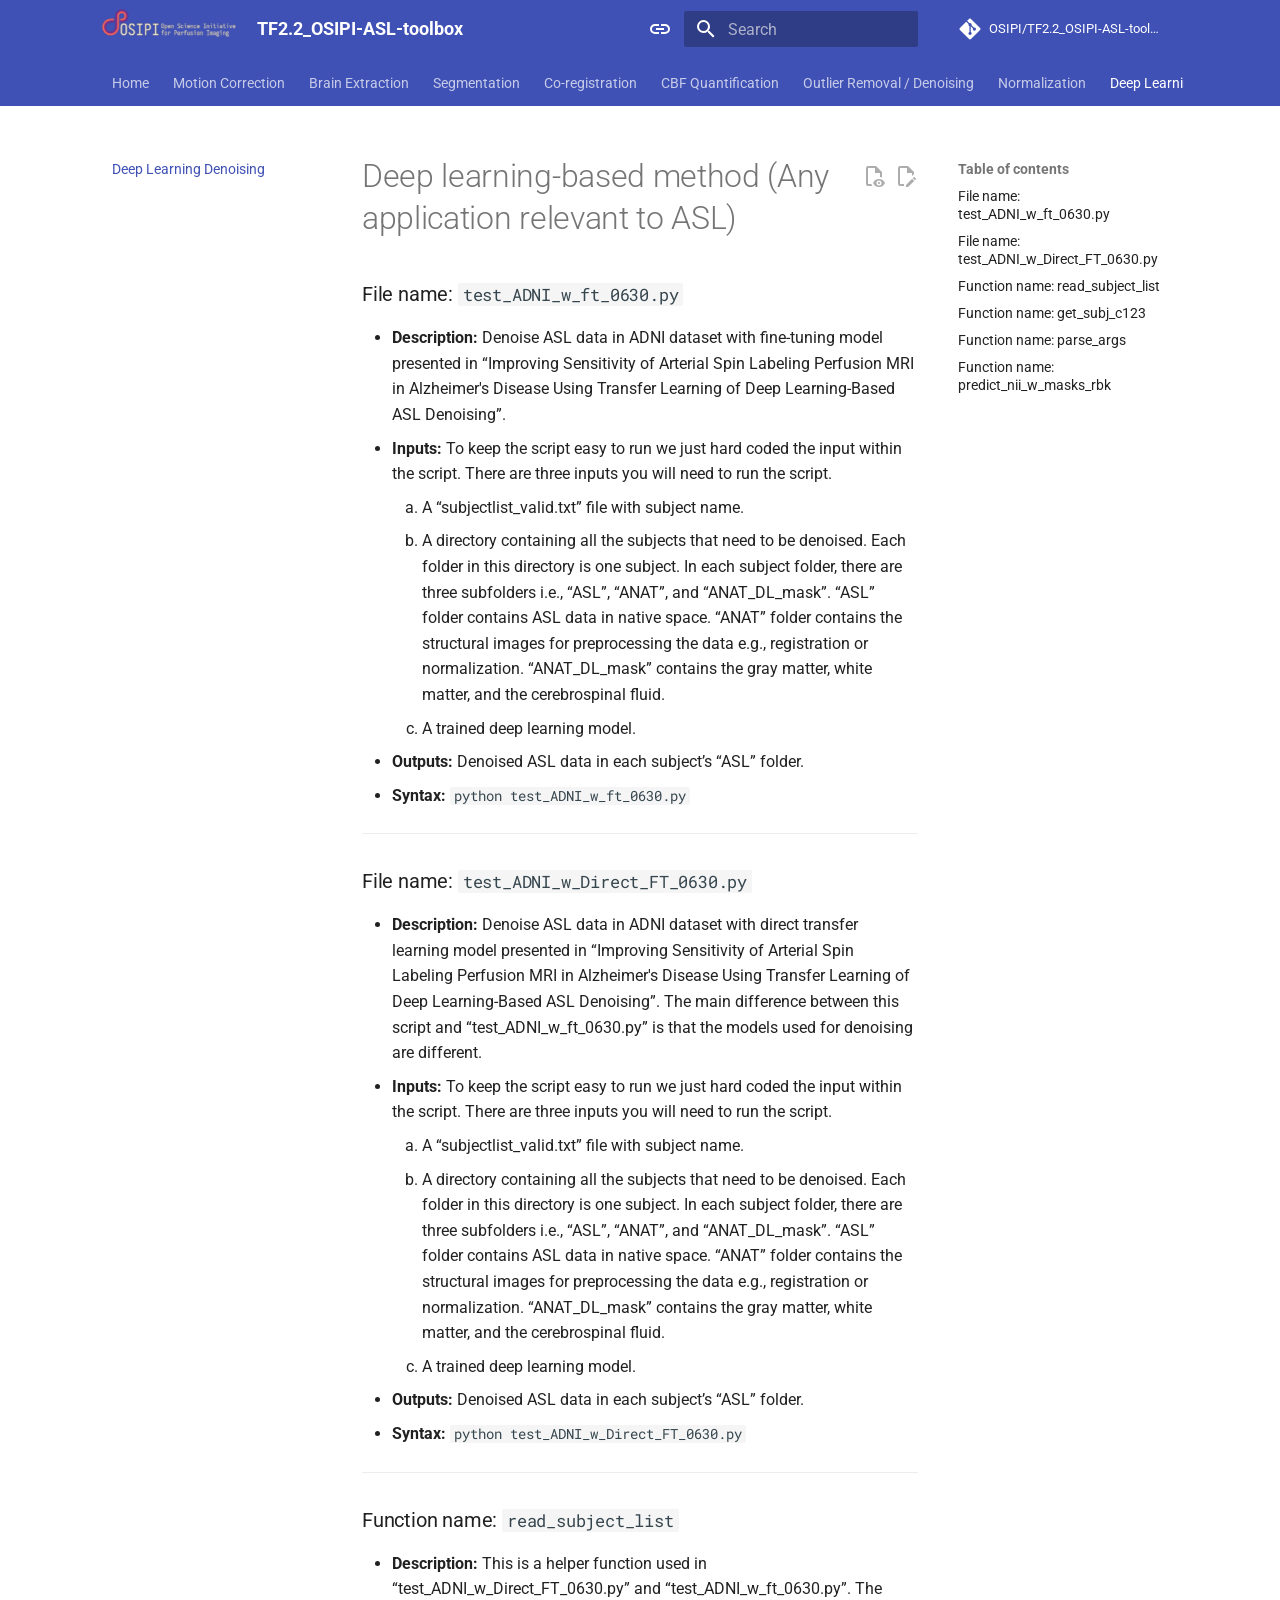
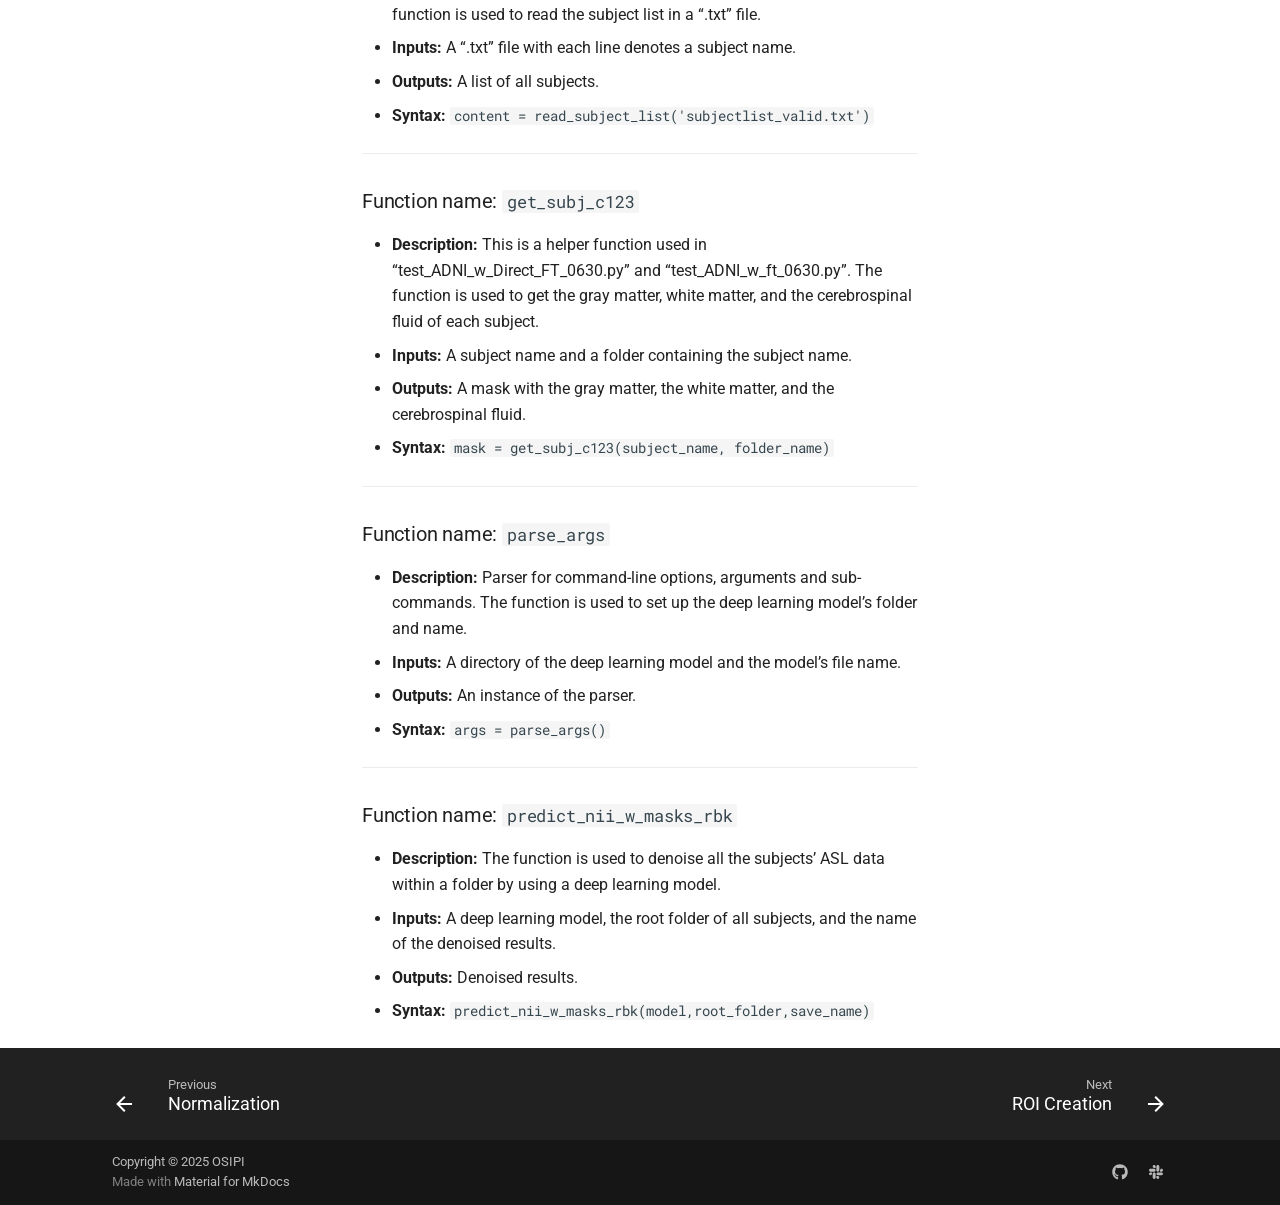
<file: deep_learning/index.html>
<!doctype html><html lang=en class=no-js> <head><meta charset=utf-8><meta name=viewport content="width=device-width,initial-scale=1"><meta name=description content="OSIPI aims to develop resources and best practices for the analysis of perfusion imaging data and interoperability of the analysis results."><meta name=author content=OSIPI><link href=https://osipi.github.io/TF2.2_OSIPI-ASL-toolbox/deep_learning/ rel=canonical><link href=../normalization/ rel=prev><link href=../roi_creation/ rel=next><link rel=icon href=../assets/osipiImgs/OSIPI_logo_only_square.png><meta name=generator content="mkdocs-1.6.1, mkdocs-material-9.7.7"><title>Deep Learning Denoising - TF2.2_OSIPI-ASL-toolbox</title><link rel=stylesheet href=../assets/stylesheets/main.ec1eaa64.min.css><link rel=stylesheet href=../assets/stylesheets/palette.ab4e12ef.min.css><link rel=preconnect href=https://fonts.gstatic.com crossorigin><link rel=stylesheet href="https://fonts.googleapis.com/css?family=Roboto:300,300i,400,400i,700,700i%7CRoboto+Mono:400,400i,700,700i&display=fallback"><style>:root{--md-text-font:"Roboto";--md-code-font:"Roboto Mono"}</style><link rel=stylesheet href=../assets/stylesheets/extra.css><script>__md_scope=new URL("..",location),__md_hash=e=>[...e].reduce(((e,_)=>(e<<5)-e+_.charCodeAt(0)),0),__md_get=(e,_=localStorage,t=__md_scope)=>JSON.parse(_.getItem(t.pathname+"."+e)),__md_set=(e,_,t=localStorage,a=__md_scope)=>{try{t.setItem(a.pathname+"."+e,JSON.stringify(_))}catch(e){}}</script></head> <body dir=ltr data-md-color-scheme=default data-md-color-primary=indigo data-md-color-accent=indigo> <input class=md-toggle data-md-toggle=drawer type=checkbox id=__drawer autocomplete=off> <input class=md-toggle data-md-toggle=search type=checkbox id=__search autocomplete=off> <label class=md-overlay for=__drawer></label> <div data-md-component=skip> <a href=#deep-learning-based-method-any-application-relevant-to-asl class=md-skip> Skip to content </a> </div> <div data-md-component=announce> </div> <header class=md-header data-md-component=header> <nav class="md-header__inner md-grid" aria-label=Header> <a href=.. title=TF2.2_OSIPI-ASL-toolbox class="md-header__button md-logo" aria-label=TF2.2_OSIPI-ASL-toolbox data-md-component=logo> <img src=../assets/osipiImgs/OSIPI_logo.png alt=logo> </a> <label class="md-header__button md-icon" for=__drawer> <svg xmlns=http://www.w3.org/2000/svg viewbox="0 0 24 24"><path d="M3 6h18v2H3zm0 5h18v2H3zm0 5h18v2H3z"/></svg> </label> <div class=md-header__title data-md-component=header-title> <div class=md-header__ellipsis> <div class=md-header__topic> <span class=md-ellipsis> TF2.2_OSIPI-ASL-toolbox </span> </div> <div class=md-header__topic data-md-component=header-topic> <span class=md-ellipsis> Deep Learning Denoising </span> </div> </div> </div> <form class=md-header__option data-md-component=palette> <input class=md-option data-md-color-media=(prefers-color-scheme) data-md-color-scheme=default data-md-color-primary=indigo data-md-color-accent=indigo aria-label="Switch to light mode" type=radio name=__palette id=__palette_0> <label class="md-header__button md-icon" title="Switch to light mode" for=__palette_1 hidden> <svg xmlns=http://www.w3.org/2000/svg viewbox="0 0 24 24"><path d="M3.9 12c0-1.71 1.39-3.1 3.1-3.1h4V7H7a5 5 0 0 0-5 5 5 5 0 0 0 5 5h4v-1.9H7c-1.71 0-3.1-1.39-3.1-3.1M8 13h8v-2H8zm9-6h-4v1.9h4c1.71 0 3.1 1.39 3.1 3.1s-1.39 3.1-3.1 3.1h-4V17h4a5 5 0 0 0 5-5 5 5 0 0 0-5-5"/></svg> </label> <input class=md-option data-md-color-media="(prefers-color-scheme: light)" data-md-color-scheme=default data-md-color-primary=indigo data-md-color-accent=indigo aria-label="Switch to dark mode" type=radio name=__palette id=__palette_1> <label class="md-header__button md-icon" title="Switch to dark mode" for=__palette_2 hidden> <svg xmlns=http://www.w3.org/2000/svg viewbox="0 0 24 24"><path d="M17 7H7a5 5 0 0 0-5 5 5 5 0 0 0 5 5h10a5 5 0 0 0 5-5 5 5 0 0 0-5-5m0 8a3 3 0 0 1-3-3 3 3 0 0 1 3-3 3 3 0 0 1 3 3 3 3 0 0 1-3 3"/></svg> </label> <input class=md-option data-md-color-media="(prefers-color-scheme: dark)" data-md-color-scheme=slate data-md-color-primary=black data-md-color-accent=indigo aria-label="Switch to system preference" type=radio name=__palette id=__palette_2> <label class="md-header__button md-icon" title="Switch to system preference" for=__palette_0 hidden> <svg xmlns=http://www.w3.org/2000/svg viewbox="0 0 24 24"><path d="M17 7H7a5 5 0 0 0-5 5 5 5 0 0 0 5 5h10a5 5 0 0 0 5-5 5 5 0 0 0-5-5M7 15a3 3 0 0 1-3-3 3 3 0 0 1 3-3 3 3 0 0 1 3 3 3 3 0 0 1-3 3"/></svg> </label> </form> <script>var palette=__md_get("__palette");if(palette&&palette.color){if("(prefers-color-scheme)"===palette.color.media){var media=matchMedia("(prefers-color-scheme: light)"),input=document.querySelector(media.matches?"[data-md-color-media='(prefers-color-scheme: light)']":"[data-md-color-media='(prefers-color-scheme: dark)']");palette.color.media=input.getAttribute("data-md-color-media"),palette.color.scheme=input.getAttribute("data-md-color-scheme"),palette.color.primary=input.getAttribute("data-md-color-primary"),palette.color.accent=input.getAttribute("data-md-color-accent")}for(var[key,value]of Object.entries(palette.color))document.body.setAttribute("data-md-color-"+key,value)}</script> <label class="md-header__button md-icon" for=__search> <svg xmlns=http://www.w3.org/2000/svg viewbox="0 0 24 24"><path d="M9.5 3A6.5 6.5 0 0 1 16 9.5c0 1.61-.59 3.09-1.56 4.23l.27.27h.79l5 5-1.5 1.5-5-5v-.79l-.27-.27A6.52 6.52 0 0 1 9.5 16 6.5 6.5 0 0 1 3 9.5 6.5 6.5 0 0 1 9.5 3m0 2C7 5 5 7 5 9.5S7 14 9.5 14 14 12 14 9.5 12 5 9.5 5"/></svg> </label> <div class=md-search data-md-component=search role=dialog> <label class=md-search__overlay for=__search></label> <div class=md-search__inner role=search> <form class=md-search__form name=search> <input type=text class=md-search__input name=query aria-label=Search placeholder=Search autocapitalize=off autocorrect=off autocomplete=off spellcheck=false data-md-component=search-query required> <label class="md-search__icon md-icon" for=__search> <svg xmlns=http://www.w3.org/2000/svg viewbox="0 0 24 24"><path d="M9.5 3A6.5 6.5 0 0 1 16 9.5c0 1.61-.59 3.09-1.56 4.23l.27.27h.79l5 5-1.5 1.5-5-5v-.79l-.27-.27A6.52 6.52 0 0 1 9.5 16 6.5 6.5 0 0 1 3 9.5 6.5 6.5 0 0 1 9.5 3m0 2C7 5 5 7 5 9.5S7 14 9.5 14 14 12 14 9.5 12 5 9.5 5"/></svg> <svg xmlns=http://www.w3.org/2000/svg viewbox="0 0 24 24"><path d="M20 11v2H8l5.5 5.5-1.42 1.42L4.16 12l7.92-7.92L13.5 5.5 8 11z"/></svg> </label> <nav class=md-search__options aria-label=Search> <a href=javascript:void(0) class="md-search__icon md-icon" title=Share aria-label=Share data-clipboard data-clipboard-text data-md-component=search-share tabindex=-1> <svg xmlns=http://www.w3.org/2000/svg viewbox="0 0 24 24"><path d="M18 16.08c-.76 0-1.44.3-1.96.77L8.91 12.7c.05-.23.09-.46.09-.7s-.04-.47-.09-.7l7.05-4.11c.54.5 1.25.81 2.04.81a3 3 0 0 0 3-3 3 3 0 0 0-3-3 3 3 0 0 0-3 3c0 .24.04.47.09.7L8.04 9.81C7.5 9.31 6.79 9 6 9a3 3 0 0 0-3 3 3 3 0 0 0 3 3c.79 0 1.5-.31 2.04-.81l7.12 4.15c-.05.21-.08.43-.08.66 0 1.61 1.31 2.91 2.92 2.91s2.92-1.3 2.92-2.91A2.92 2.92 0 0 0 18 16.08"/></svg> </a> <button type=reset class="md-search__icon md-icon" title=Clear aria-label=Clear tabindex=-1> <svg xmlns=http://www.w3.org/2000/svg viewbox="0 0 24 24"><path d="M19 6.41 17.59 5 12 10.59 6.41 5 5 6.41 10.59 12 5 17.59 6.41 19 12 13.41 17.59 19 19 17.59 13.41 12z"/></svg> </button> </nav> <div class=md-search__suggest data-md-component=search-suggest></div> </form> <div class=md-search__output> <div class=md-search__scrollwrap tabindex=0 data-md-scrollfix> <div class=md-search-result data-md-component=search-result> <div class=md-search-result__meta> Initializing search </div> <ol class=md-search-result__list role=presentation></ol> </div> </div> </div> </div> </div> <div class=md-header__source> <a href=https://github.com/OSIPI/TF2.2_OSIPI-ASL-toolbox title="Go to repository" class=md-source data-md-component=source> <div class="md-source__icon md-icon"> <svg xmlns=http://www.w3.org/2000/svg viewbox="0 0 448 512"><!-- Font Awesome Free 7.1.0 by @fontawesome - https://fontawesome.com License - https://fontawesome.com/license/free (Icons: CC BY 4.0, Fonts: SIL OFL 1.1, Code: MIT License) Copyright 2025 Fonticons, Inc.--><path d="M439.6 236.1 244 40.5c-5.4-5.5-12.8-8.5-20.4-8.5s-15 3-20.4 8.4L162.5 81l51.5 51.5c27.1-9.1 52.7 16.8 43.4 43.7l49.7 49.7c34.2-11.8 61.2 31 35.5 56.7-26.5 26.5-70.2-2.9-56-37.3L240.3 199v121.9c25.3 12.5 22.3 41.8 9.1 55-6.4 6.4-15.2 10.1-24.3 10.1s-17.8-3.6-24.3-10.1c-17.6-17.6-11.1-46.9 11.2-56v-123c-20.8-8.5-24.6-30.7-18.6-45L142.6 101 8.5 235.1C3 240.6 0 247.9 0 255.5s3 15 8.5 20.4l195.6 195.7c5.4 5.4 12.7 8.4 20.4 8.4s15-3 20.4-8.4l194.7-194.7c5.4-5.4 8.4-12.8 8.4-20.4s-3-15-8.4-20.4"/></svg> </div> <div class=md-source__repository> OSIPI/TF2.2_OSIPI-ASL-toolbox </div> </a> </div> </nav> </header> <div class=md-container data-md-component=container> <nav class=md-tabs aria-label=Tabs data-md-component=tabs> <div class=md-grid> <ul class=md-tabs__list> <li class=md-tabs__item> <a href=.. class=md-tabs__link> Home </a> </li> <li class=md-tabs__item> <a href=../motion_correction/ class=md-tabs__link> Motion Correction </a> </li> <li class=md-tabs__item> <a href=../brain_extraction/ class=md-tabs__link> Brain Extraction </a> </li> <li class=md-tabs__item> <a href=../segmentation/ class=md-tabs__link> Segmentation </a> </li> <li class=md-tabs__item> <a href=../co_registration/ class=md-tabs__link> Co-registration </a> </li> <li class=md-tabs__item> <a href=../cbf_quantification/ class=md-tabs__link> CBF Quantification </a> </li> <li class=md-tabs__item> <a href=../denoising/ class=md-tabs__link> Outlier Removal / Denoising </a> </li> <li class=md-tabs__item> <a href=../normalization/ class=md-tabs__link> Normalization </a> </li> <li class="md-tabs__item md-tabs__item--active"> <a href=./ class=md-tabs__link> Deep Learning Denoising </a> </li> <li class=md-tabs__item> <a href=../roi_creation/ class=md-tabs__link> ROI Creation </a> </li> <li class=md-tabs__item> <a href=../smoothing/ class=md-tabs__link> Smoothing </a> </li> <li class=md-tabs__item> <a href=../additional_tools/ class=md-tabs__link> Additional Functions </a> </li> </ul> </div> </nav> <main class=md-main data-md-component=main> <div class="md-main__inner md-grid"> <div class="md-sidebar md-sidebar--primary" data-md-component=sidebar data-md-type=navigation> <div class=md-sidebar__scrollwrap> <div class=md-sidebar__inner> <nav class="md-nav md-nav--primary md-nav--lifted" aria-label=Navigation data-md-level=0> <label class=md-nav__title for=__drawer> <a href=.. title=TF2.2_OSIPI-ASL-toolbox class="md-nav__button md-logo" aria-label=TF2.2_OSIPI-ASL-toolbox data-md-component=logo> <img src=../assets/osipiImgs/OSIPI_logo.png alt=logo> </a> TF2.2_OSIPI-ASL-toolbox </label> <div class=md-nav__source> <a href=https://github.com/OSIPI/TF2.2_OSIPI-ASL-toolbox title="Go to repository" class=md-source data-md-component=source> <div class="md-source__icon md-icon"> <svg xmlns=http://www.w3.org/2000/svg viewbox="0 0 448 512"><!-- Font Awesome Free 7.1.0 by @fontawesome - https://fontawesome.com License - https://fontawesome.com/license/free (Icons: CC BY 4.0, Fonts: SIL OFL 1.1, Code: MIT License) Copyright 2025 Fonticons, Inc.--><path d="M439.6 236.1 244 40.5c-5.4-5.5-12.8-8.5-20.4-8.5s-15 3-20.4 8.4L162.5 81l51.5 51.5c27.1-9.1 52.7 16.8 43.4 43.7l49.7 49.7c34.2-11.8 61.2 31 35.5 56.7-26.5 26.5-70.2-2.9-56-37.3L240.3 199v121.9c25.3 12.5 22.3 41.8 9.1 55-6.4 6.4-15.2 10.1-24.3 10.1s-17.8-3.6-24.3-10.1c-17.6-17.6-11.1-46.9 11.2-56v-123c-20.8-8.5-24.6-30.7-18.6-45L142.6 101 8.5 235.1C3 240.6 0 247.9 0 255.5s3 15 8.5 20.4l195.6 195.7c5.4 5.4 12.7 8.4 20.4 8.4s15-3 20.4-8.4l194.7-194.7c5.4-5.4 8.4-12.8 8.4-20.4s-3-15-8.4-20.4"/></svg> </div> <div class=md-source__repository> OSIPI/TF2.2_OSIPI-ASL-toolbox </div> </a> </div> <ul class=md-nav__list data-md-scrollfix> <li class=md-nav__item> <a href=.. class=md-nav__link> <span class=md-ellipsis> Home </span> </a> </li> <li class=md-nav__item> <a href=../motion_correction/ class=md-nav__link> <span class=md-ellipsis> Motion Correction </span> </a> </li> <li class=md-nav__item> <a href=../brain_extraction/ class=md-nav__link> <span class=md-ellipsis> Brain Extraction </span> </a> </li> <li class=md-nav__item> <a href=../segmentation/ class=md-nav__link> <span class=md-ellipsis> Segmentation </span> </a> </li> <li class=md-nav__item> <a href=../co_registration/ class=md-nav__link> <span class=md-ellipsis> Co-registration </span> </a> </li> <li class=md-nav__item> <a href=../cbf_quantification/ class=md-nav__link> <span class=md-ellipsis> CBF Quantification </span> </a> </li> <li class=md-nav__item> <a href=../denoising/ class=md-nav__link> <span class=md-ellipsis> Outlier Removal / Denoising </span> </a> </li> <li class=md-nav__item> <a href=../normalization/ class=md-nav__link> <span class=md-ellipsis> Normalization </span> </a> </li> <li class="md-nav__item md-nav__item--active"> <input class="md-nav__toggle md-toggle" type=checkbox id=__toc> <label class="md-nav__link md-nav__link--active" for=__toc> <span class=md-ellipsis> Deep Learning Denoising </span> <span class="md-nav__icon md-icon"></span> </label> <a href=./ class="md-nav__link md-nav__link--active"> <span class=md-ellipsis> Deep Learning Denoising </span> </a> <nav class="md-nav md-nav--secondary" aria-label="Table of contents"> <label class=md-nav__title for=__toc> <span class="md-nav__icon md-icon"></span> Table of contents </label> <ul class=md-nav__list data-md-component=toc data-md-scrollfix> <li class=md-nav__item> <a href=#file-name-test_adni_w_ft_0630py class=md-nav__link> <span class=md-ellipsis> File name: test_ADNI_w_ft_0630.py </span> </a> </li> <li class=md-nav__item> <a href=#file-name-test_adni_w_direct_ft_0630py class=md-nav__link> <span class=md-ellipsis> File name: test_ADNI_w_Direct_FT_0630.py </span> </a> </li> <li class=md-nav__item> <a href=#function-name-read_subject_list class=md-nav__link> <span class=md-ellipsis> Function name: read_subject_list </span> </a> </li> <li class=md-nav__item> <a href=#function-name-get_subj_c123 class=md-nav__link> <span class=md-ellipsis> Function name: get_subj_c123 </span> </a> </li> <li class=md-nav__item> <a href=#function-name-parse_args class=md-nav__link> <span class=md-ellipsis> Function name: parse_args </span> </a> </li> <li class=md-nav__item> <a href=#function-name-predict_nii_w_masks_rbk class=md-nav__link> <span class=md-ellipsis> Function name: predict_nii_w_masks_rbk </span> </a> </li> </ul> </nav> </li> <li class=md-nav__item> <a href=../roi_creation/ class=md-nav__link> <span class=md-ellipsis> ROI Creation </span> </a> </li> <li class=md-nav__item> <a href=../smoothing/ class=md-nav__link> <span class=md-ellipsis> Smoothing </span> </a> </li> <li class=md-nav__item> <a href=../additional_tools/ class=md-nav__link> <span class=md-ellipsis> Additional Functions </span> </a> </li> </ul> </nav> </div> </div> </div> <div class="md-sidebar md-sidebar--secondary" data-md-component=sidebar data-md-type=toc> <div class=md-sidebar__scrollwrap> <div class=md-sidebar__inner> <nav class="md-nav md-nav--secondary" aria-label="Table of contents"> <label class=md-nav__title for=__toc> <span class="md-nav__icon md-icon"></span> Table of contents </label> <ul class=md-nav__list data-md-component=toc data-md-scrollfix> <li class=md-nav__item> <a href=#file-name-test_adni_w_ft_0630py class=md-nav__link> <span class=md-ellipsis> File name: test_ADNI_w_ft_0630.py </span> </a> </li> <li class=md-nav__item> <a href=#file-name-test_adni_w_direct_ft_0630py class=md-nav__link> <span class=md-ellipsis> File name: test_ADNI_w_Direct_FT_0630.py </span> </a> </li> <li class=md-nav__item> <a href=#function-name-read_subject_list class=md-nav__link> <span class=md-ellipsis> Function name: read_subject_list </span> </a> </li> <li class=md-nav__item> <a href=#function-name-get_subj_c123 class=md-nav__link> <span class=md-ellipsis> Function name: get_subj_c123 </span> </a> </li> <li class=md-nav__item> <a href=#function-name-parse_args class=md-nav__link> <span class=md-ellipsis> Function name: parse_args </span> </a> </li> <li class=md-nav__item> <a href=#function-name-predict_nii_w_masks_rbk class=md-nav__link> <span class=md-ellipsis> Function name: predict_nii_w_masks_rbk </span> </a> </li> </ul> </nav> </div> </div> </div> <div class=md-content data-md-component=content> <article class="md-content__inner md-typeset"> <a href=https://github.com/OSIPI/TF2.2_OSIPI-ASL-toolbox/edit/master/docs/deep_learning.md title="Edit this page" class="md-content__button md-icon" rel=edit> <svg xmlns=http://www.w3.org/2000/svg viewbox="0 0 24 24"><path d="M10 20H6V4h7v5h5v3.1l2-2V8l-6-6H6c-1.1 0-2 .9-2 2v16c0 1.1.9 2 2 2h4zm10.2-7c.1 0 .3.1.4.2l1.3 1.3c.2.2.2.6 0 .8l-1 1-2.1-2.1 1-1c.1-.1.2-.2.4-.2m0 3.9L14.1 23H12v-2.1l6.1-6.1z"/></svg> </a> <a href=https://github.com/OSIPI/TF2.2_OSIPI-ASL-toolbox/raw/master/docs/deep_learning.md title="View source of this page" class="md-content__button md-icon"> <svg xmlns=http://www.w3.org/2000/svg viewbox="0 0 24 24"><path d="M17 18c.56 0 1 .44 1 1s-.44 1-1 1-1-.44-1-1 .44-1 1-1m0-3c-2.73 0-5.06 1.66-6 4 .94 2.34 3.27 4 6 4s5.06-1.66 6-4c-.94-2.34-3.27-4-6-4m0 6.5a2.5 2.5 0 0 1-2.5-2.5 2.5 2.5 0 0 1 2.5-2.5 2.5 2.5 0 0 1 2.5 2.5 2.5 2.5 0 0 1-2.5 2.5M9.27 20H6V4h7v5h5v4.07c.7.08 1.36.25 2 .49V8l-6-6H6a2 2 0 0 0-2 2v16a2 2 0 0 0 2 2h4.5a8.2 8.2 0 0 1-1.23-2"/></svg> </a> <h1 id=deep-learning-based-method-any-application-relevant-to-asl>Deep learning-based method (Any application relevant to ASL)<a class=headerlink href=#deep-learning-based-method-any-application-relevant-to-asl title="Permanent link">&para;</a></h1> <h3 id=file-name-test_adni_w_ft_0630py>File name: <code>test_ADNI_w_ft_0630.py</code><a class=headerlink href=#file-name-test_adni_w_ft_0630py title="Permanent link">&para;</a></h3> <ul> <li><strong>Description:</strong> Denoise ASL data in ADNI dataset with fine-tuning model presented in “Improving Sensitivity of Arterial Spin Labeling Perfusion MRI in Alzheimer's Disease Using Transfer Learning of Deep Learning-Based ASL Denoising”.</li> <li><strong>Inputs:</strong> To keep the script easy to run we just hard coded the input within the script. There are three inputs you will need to run the script.<ol> <li>A “subjectlist_valid.txt” file with subject name.</li> <li>A directory containing all the subjects that need to be denoised. Each folder in this directory is one subject. In each subject folder, there are three subfolders i.e., “ASL”, “ANAT”, and “ANAT_DL_mask”. “ASL” folder contains ASL data in native space. “ANAT” folder contains the structural images for preprocessing the data e.g., registration or normalization. “ANAT_DL_mask” contains the gray matter, white matter, and the cerebrospinal fluid.</li> <li>A trained deep learning model.</li> </ol> </li> <li><strong>Outputs:</strong> Denoised ASL data in each subject’s “ASL” folder.</li> <li><strong>Syntax:</strong> <code>python test_ADNI_w_ft_0630.py</code></li> </ul> <hr> <h3 id=file-name-test_adni_w_direct_ft_0630py>File name: <code>test_ADNI_w_Direct_FT_0630.py</code><a class=headerlink href=#file-name-test_adni_w_direct_ft_0630py title="Permanent link">&para;</a></h3> <ul> <li><strong>Description:</strong> Denoise ASL data in ADNI dataset with direct transfer learning model presented in “Improving Sensitivity of Arterial Spin Labeling Perfusion MRI in Alzheimer's Disease Using Transfer Learning of Deep Learning-Based ASL Denoising”. The main difference between this script and “test_ADNI_w_ft_0630.py” is that the models used for denoising are different.</li> <li><strong>Inputs:</strong> To keep the script easy to run we just hard coded the input within the script. There are three inputs you will need to run the script.<ol> <li>A “subjectlist_valid.txt” file with subject name.</li> <li>A directory containing all the subjects that need to be denoised. Each folder in this directory is one subject. In each subject folder, there are three subfolders i.e., “ASL”, “ANAT”, and “ANAT_DL_mask”. “ASL” folder contains ASL data in native space. “ANAT” folder contains the structural images for preprocessing the data e.g., registration or normalization. “ANAT_DL_mask” contains the gray matter, white matter, and the cerebrospinal fluid.</li> <li>A trained deep learning model.</li> </ol> </li> <li><strong>Outputs:</strong> Denoised ASL data in each subject’s “ASL” folder.</li> <li><strong>Syntax:</strong> <code>python test_ADNI_w_Direct_FT_0630.py</code></li> </ul> <hr> <h3 id=function-name-read_subject_list>Function name: <code>read_subject_list</code><a class=headerlink href=#function-name-read_subject_list title="Permanent link">&para;</a></h3> <ul> <li><strong>Description:</strong> This is a helper function used in “test_ADNI_w_Direct_FT_0630.py” and “test_ADNI_w_ft_0630.py”. The function is used to read the subject list in a “.txt” file.</li> <li><strong>Inputs:</strong> A “.txt” file with each line denotes a subject name.</li> <li><strong>Outputs:</strong> A list of all subjects.</li> <li><strong>Syntax:</strong> <code>content = read_subject_list('subjectlist_valid.txt')</code></li> </ul> <hr> <h3 id=function-name-get_subj_c123>Function name: <code>get_subj_c123</code><a class=headerlink href=#function-name-get_subj_c123 title="Permanent link">&para;</a></h3> <ul> <li><strong>Description:</strong> This is a helper function used in “test_ADNI_w_Direct_FT_0630.py” and “test_ADNI_w_ft_0630.py”. The function is used to get the gray matter, white matter, and the cerebrospinal fluid of each subject.</li> <li><strong>Inputs:</strong> A subject name and a folder containing the subject name.</li> <li><strong>Outputs:</strong> A mask with the gray matter, the white matter, and the cerebrospinal fluid.</li> <li><strong>Syntax:</strong> <code>mask = get_subj_c123(subject_name, folder_name)</code></li> </ul> <hr> <h3 id=function-name-parse_args>Function name: <code>parse_args</code><a class=headerlink href=#function-name-parse_args title="Permanent link">&para;</a></h3> <ul> <li><strong>Description:</strong> Parser for command-line options, arguments and sub-commands. The function is used to set up the deep learning model’s folder and name.</li> <li><strong>Inputs:</strong> A directory of the deep learning model and the model’s file name.</li> <li><strong>Outputs:</strong> An instance of the parser.</li> <li><strong>Syntax:</strong> <code>args = parse_args()</code></li> </ul> <hr> <h3 id=function-name-predict_nii_w_masks_rbk>Function name: <code>predict_nii_w_masks_rbk</code><a class=headerlink href=#function-name-predict_nii_w_masks_rbk title="Permanent link">&para;</a></h3> <ul> <li><strong>Description:</strong> The function is used to denoise all the subjects’ ASL data within a folder by using a deep learning model.</li> <li><strong>Inputs:</strong> A deep learning model, the root folder of all subjects, and the name of the denoised results.</li> <li><strong>Outputs:</strong> Denoised results.</li> <li><strong>Syntax:</strong> <code>predict_nii_w_masks_rbk(model,root_folder,save_name)</code></li> </ul> </article> </div> <script>var target=document.getElementById(location.hash.slice(1));target&&target.name&&(target.checked=target.name.startsWith("__tabbed_"))</script> </div> <button type=button class="md-top md-icon" data-md-component=top hidden> <svg xmlns=http://www.w3.org/2000/svg viewbox="0 0 24 24"><path d="M13 20h-2V8l-5.5 5.5-1.42-1.42L12 4.16l7.92 7.92-1.42 1.42L13 8z"/></svg> Back to top </button> </main> <footer class=md-footer> <nav class="md-footer__inner md-grid" aria-label=Footer> <a href=../normalization/ class="md-footer__link md-footer__link--prev" aria-label="Previous: Normalization"> <div class="md-footer__button md-icon"> <svg xmlns=http://www.w3.org/2000/svg viewbox="0 0 24 24"><path d="M20 11v2H8l5.5 5.5-1.42 1.42L4.16 12l7.92-7.92L13.5 5.5 8 11z"/></svg> </div> <div class=md-footer__title> <span class=md-footer__direction> Previous </span> <div class=md-ellipsis> Normalization </div> </div> </a> <a href=../roi_creation/ class="md-footer__link md-footer__link--next" aria-label="Next: ROI Creation"> <div class=md-footer__title> <span class=md-footer__direction> Next </span> <div class=md-ellipsis> ROI Creation </div> </div> <div class="md-footer__button md-icon"> <svg xmlns=http://www.w3.org/2000/svg viewbox="0 0 24 24"><path d="M4 11v2h12l-5.5 5.5 1.42 1.42L19.84 12l-7.92-7.92L10.5 5.5 16 11z"/></svg> </div> </a> </nav> <div class="md-footer-meta md-typeset"> <div class="md-footer-meta__inner md-grid"> <div class=md-copyright> <div class=md-copyright__highlight> Copyright &copy; 2025 OSIPI </div> Made with <a href=https://squidfunk.github.io/mkdocs-material/ target=_blank rel=noopener> Material for MkDocs </a> </div> <div class=md-social> <a href=https://github.com/OSIPI target=_blank rel=noopener title=github.com class=md-social__link> <svg xmlns=http://www.w3.org/2000/svg viewbox="0 0 512 512"><!-- Font Awesome Free 7.1.0 by @fontawesome - https://fontawesome.com License - https://fontawesome.com/license/free (Icons: CC BY 4.0, Fonts: SIL OFL 1.1, Code: MIT License) Copyright 2025 Fonticons, Inc.--><path d="M173.9 397.4c0 2-2.3 3.6-5.2 3.6-3.3.3-5.6-1.3-5.6-3.6 0-2 2.3-3.6 5.2-3.6 3-.3 5.6 1.3 5.6 3.6m-31.1-4.5c-.7 2 1.3 4.3 4.3 4.9 2.6 1 5.6 0 6.2-2s-1.3-4.3-4.3-5.2c-2.6-.7-5.5.3-6.2 2.3m44.2-1.7c-2.9.7-4.9 2.6-4.6 4.9.3 2 2.9 3.3 5.9 2.6 2.9-.7 4.9-2.6 4.6-4.6-.3-1.9-3-3.2-5.9-2.9M252.8 8C114.1 8 8 113.3 8 252c0 110.9 69.8 205.8 169.5 239.2 12.8 2.3 17.3-5.6 17.3-12.1 0-6.2-.3-40.4-.3-61.4 0 0-70 15-84.7-29.8 0 0-11.4-29.1-27.8-36.6 0 0-22.9-15.7 1.6-15.4 0 0 24.9 2 38.6 25.8 21.9 38.6 58.6 27.5 72.9 20.9 2.3-16 8.8-27.1 16-33.7-55.9-6.2-112.3-14.3-112.3-110.5 0-27.5 7.6-41.3 23.6-58.9-2.6-6.5-11.1-33.3 2.6-67.9 20.9-6.5 69 27 69 27 20-5.6 41.5-8.5 62.8-8.5s42.8 2.9 62.8 8.5c0 0 48.1-33.6 69-27 13.7 34.7 5.2 61.4 2.6 67.9 16 17.7 25.8 31.5 25.8 58.9 0 96.5-58.9 104.2-114.8 110.5 9.2 7.9 17 22.9 17 46.4 0 33.7-.3 75.4-.3 83.6 0 6.5 4.6 14.4 17.3 12.1C436.2 457.8 504 362.9 504 252 504 113.3 391.5 8 252.8 8M105.2 352.9c-1.3 1-1 3.3.7 5.2 1.6 1.6 3.9 2.3 5.2 1 1.3-1 1-3.3-.7-5.2-1.6-1.6-3.9-2.3-5.2-1m-10.8-8.1c-.7 1.3.3 2.9 2.3 3.9 1.6 1 3.6.7 4.3-.7.7-1.3-.3-2.9-2.3-3.9-2-.6-3.6-.3-4.3.7m32.4 35.6c-1.6 1.3-1 4.3 1.3 6.2 2.3 2.3 5.2 2.6 6.5 1 1.3-1.3.7-4.3-1.3-6.2-2.2-2.3-5.2-2.6-6.5-1m-11.4-14.7c-1.6 1-1.6 3.6 0 5.9s4.3 3.3 5.6 2.3c1.6-1.3 1.6-3.9 0-6.2-1.4-2.3-4-3.3-5.6-2"/></svg> </a> <a href=https://app.slack.com/client/TFGVCE9HS target=_blank rel=noopener title=app.slack.com class=md-social__link> <svg xmlns=http://www.w3.org/2000/svg viewbox="0 0 448 512"><!-- Font Awesome Free 7.1.0 by @fontawesome - https://fontawesome.com License - https://fontawesome.com/license/free (Icons: CC BY 4.0, Fonts: SIL OFL 1.1, Code: MIT License) Copyright 2025 Fonticons, Inc.--><path d="M94.1 315.1c0 25.9-21.2 47.1-47.1 47.1S0 341 0 315.1 21.2 268 47.1 268h47.1v47.1zm23.7 0c0-25.9 21.2-47.1 47.1-47.1s47.1 21.2 47.1 47.1v117.8c0 25.9-21.2 47.1-47.1 47.1s-47.1-21.2-47.1-47.1zm47.1-189c-25.9 0-47.1-21.2-47.1-47.1s21.2-47 47.1-47S212 53.2 212 79.1v47.1h-47.1zm0 23.7c25.9 0 47.1 21.2 47.1 47.1S190.8 244 164.9 244H47.1C21.2 244 0 222.8 0 196.9s21.2-47.1 47.1-47.1zm189 47.1c0-25.9 21.2-47.1 47.1-47.1s47 21.2 47 47.1-21.2 47.1-47.1 47.1h-47.1v-47.1zm-23.7 0c0 25.9-21.2 47.1-47.1 47.1S236 222.8 236 196.9V79.1c0-25.9 21.2-47.1 47.1-47.1s47.1 21.2 47.1 47.1zm-47.1 189c25.9 0 47.1 21.2 47.1 47.1s-21.2 47-47.1 47-47.1-21.2-47.1-47.1v-47.1h47.1zm0-23.7c-25.9 0-47.1-21.2-47.1-47.1s21.2-47.1 47.1-47.1h117.8c25.9 0 47.1 21.2 47.1 47.1s-21.2 47.1-47.1 47.1z"/></svg> </a> </div> </div> </div> </footer> </div> <div class=md-dialog data-md-component=dialog> <div class="md-dialog__inner md-typeset"></div> </div> <script id=__config type=application/json>{"annotate": null, "base": "..", "features": ["announce.dismiss", "content.action.edit", "content.action.view", "content.code.annotate", "content.code.copy", "content.tooltips", "navigation.footer", "navigation.indexes", "navigation.tabs", "navigation.top", "navigation.tracking", "search.highlight", "search.share", "search.suggest", "toc.follow"], "search": "../assets/javascripts/workers/search.2c215733.min.js", "tags": null, "translations": {"clipboard.copied": "Copied to clipboard", "clipboard.copy": "Copy to clipboard", "search.result.more.one": "1 more on this page", "search.result.more.other": "# more on this page", "search.result.none": "No matching documents", "search.result.one": "1 matching document", "search.result.other": "# matching documents", "search.result.placeholder": "Type to start searching", "search.result.term.missing": "Missing", "select.version": "Select version"}, "version": null}</script> <script src=../assets/javascripts/bundle.d7400e89.min.js></script> </body> </html>
</file>
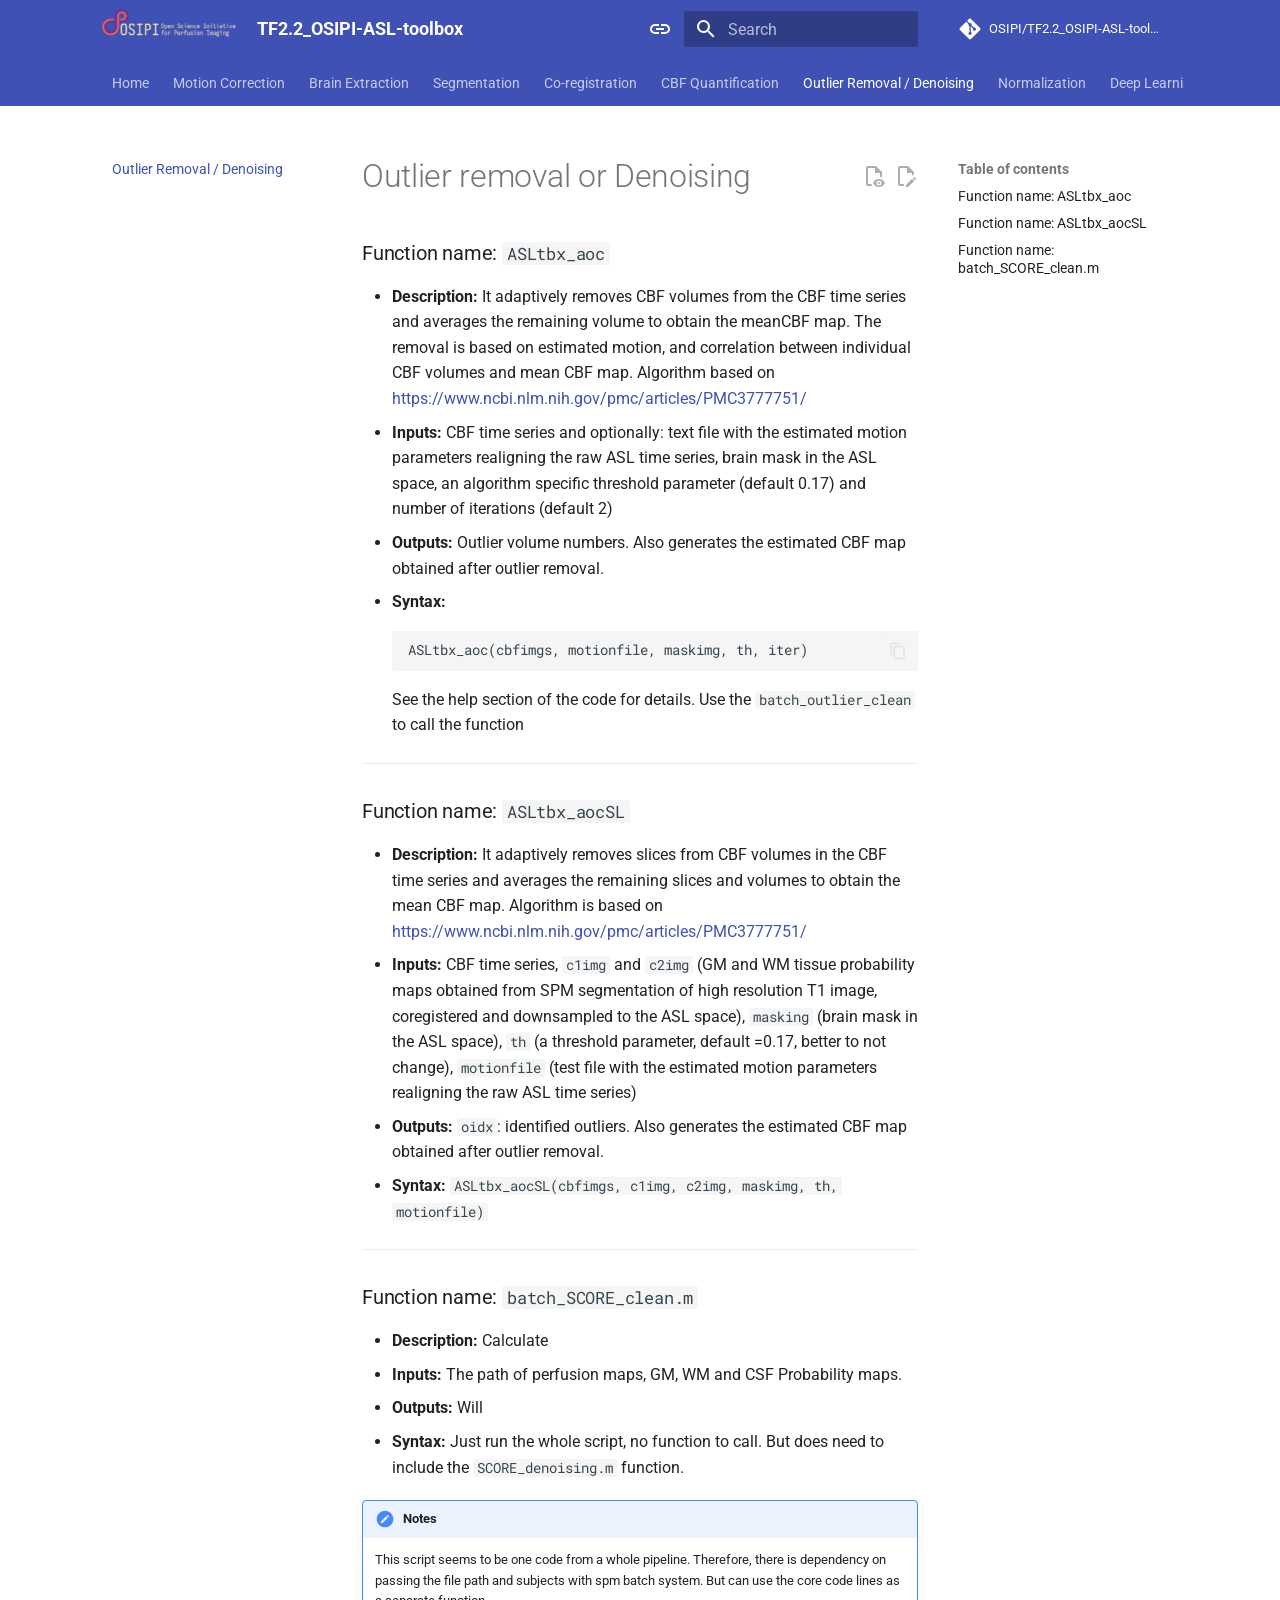
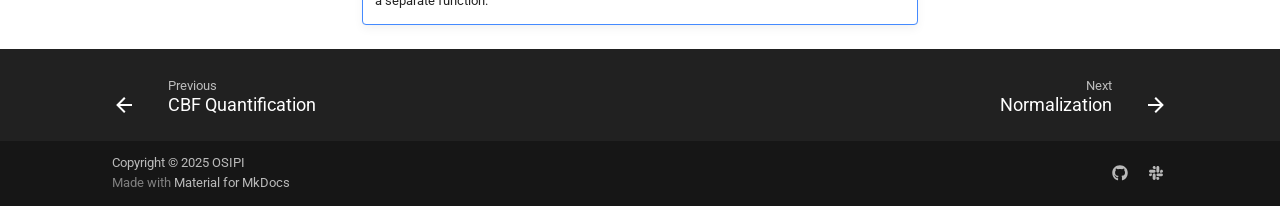
<file: denoising/index.html>
<!doctype html><html lang=en class=no-js> <head><meta charset=utf-8><meta name=viewport content="width=device-width,initial-scale=1"><meta name=description content="OSIPI aims to develop resources and best practices for the analysis of perfusion imaging data and interoperability of the analysis results."><meta name=author content=OSIPI><link href=https://osipi.github.io/TF2.2_OSIPI-ASL-toolbox/denoising/ rel=canonical><link href=../cbf_quantification/ rel=prev><link href=../normalization/ rel=next><link rel=icon href=../assets/osipiImgs/OSIPI_logo_only_square.png><meta name=generator content="mkdocs-1.6.1, mkdocs-material-9.7.7"><title>Outlier Removal / Denoising - TF2.2_OSIPI-ASL-toolbox</title><link rel=stylesheet href=../assets/stylesheets/main.ec1eaa64.min.css><link rel=stylesheet href=../assets/stylesheets/palette.ab4e12ef.min.css><link rel=preconnect href=https://fonts.gstatic.com crossorigin><link rel=stylesheet href="https://fonts.googleapis.com/css?family=Roboto:300,300i,400,400i,700,700i%7CRoboto+Mono:400,400i,700,700i&display=fallback"><style>:root{--md-text-font:"Roboto";--md-code-font:"Roboto Mono"}</style><link rel=stylesheet href=../assets/stylesheets/extra.css><script>__md_scope=new URL("..",location),__md_hash=e=>[...e].reduce(((e,_)=>(e<<5)-e+_.charCodeAt(0)),0),__md_get=(e,_=localStorage,t=__md_scope)=>JSON.parse(_.getItem(t.pathname+"."+e)),__md_set=(e,_,t=localStorage,a=__md_scope)=>{try{t.setItem(a.pathname+"."+e,JSON.stringify(_))}catch(e){}}</script></head> <body dir=ltr data-md-color-scheme=default data-md-color-primary=indigo data-md-color-accent=indigo> <input class=md-toggle data-md-toggle=drawer type=checkbox id=__drawer autocomplete=off> <input class=md-toggle data-md-toggle=search type=checkbox id=__search autocomplete=off> <label class=md-overlay for=__drawer></label> <div data-md-component=skip> <a href=#outlier-removal-or-denoising class=md-skip> Skip to content </a> </div> <div data-md-component=announce> </div> <header class=md-header data-md-component=header> <nav class="md-header__inner md-grid" aria-label=Header> <a href=.. title=TF2.2_OSIPI-ASL-toolbox class="md-header__button md-logo" aria-label=TF2.2_OSIPI-ASL-toolbox data-md-component=logo> <img src=../assets/osipiImgs/OSIPI_logo.png alt=logo> </a> <label class="md-header__button md-icon" for=__drawer> <svg xmlns=http://www.w3.org/2000/svg viewbox="0 0 24 24"><path d="M3 6h18v2H3zm0 5h18v2H3zm0 5h18v2H3z"/></svg> </label> <div class=md-header__title data-md-component=header-title> <div class=md-header__ellipsis> <div class=md-header__topic> <span class=md-ellipsis> TF2.2_OSIPI-ASL-toolbox </span> </div> <div class=md-header__topic data-md-component=header-topic> <span class=md-ellipsis> Outlier Removal / Denoising </span> </div> </div> </div> <form class=md-header__option data-md-component=palette> <input class=md-option data-md-color-media=(prefers-color-scheme) data-md-color-scheme=default data-md-color-primary=indigo data-md-color-accent=indigo aria-label="Switch to light mode" type=radio name=__palette id=__palette_0> <label class="md-header__button md-icon" title="Switch to light mode" for=__palette_1 hidden> <svg xmlns=http://www.w3.org/2000/svg viewbox="0 0 24 24"><path d="M3.9 12c0-1.71 1.39-3.1 3.1-3.1h4V7H7a5 5 0 0 0-5 5 5 5 0 0 0 5 5h4v-1.9H7c-1.71 0-3.1-1.39-3.1-3.1M8 13h8v-2H8zm9-6h-4v1.9h4c1.71 0 3.1 1.39 3.1 3.1s-1.39 3.1-3.1 3.1h-4V17h4a5 5 0 0 0 5-5 5 5 0 0 0-5-5"/></svg> </label> <input class=md-option data-md-color-media="(prefers-color-scheme: light)" data-md-color-scheme=default data-md-color-primary=indigo data-md-color-accent=indigo aria-label="Switch to dark mode" type=radio name=__palette id=__palette_1> <label class="md-header__button md-icon" title="Switch to dark mode" for=__palette_2 hidden> <svg xmlns=http://www.w3.org/2000/svg viewbox="0 0 24 24"><path d="M17 7H7a5 5 0 0 0-5 5 5 5 0 0 0 5 5h10a5 5 0 0 0 5-5 5 5 0 0 0-5-5m0 8a3 3 0 0 1-3-3 3 3 0 0 1 3-3 3 3 0 0 1 3 3 3 3 0 0 1-3 3"/></svg> </label> <input class=md-option data-md-color-media="(prefers-color-scheme: dark)" data-md-color-scheme=slate data-md-color-primary=black data-md-color-accent=indigo aria-label="Switch to system preference" type=radio name=__palette id=__palette_2> <label class="md-header__button md-icon" title="Switch to system preference" for=__palette_0 hidden> <svg xmlns=http://www.w3.org/2000/svg viewbox="0 0 24 24"><path d="M17 7H7a5 5 0 0 0-5 5 5 5 0 0 0 5 5h10a5 5 0 0 0 5-5 5 5 0 0 0-5-5M7 15a3 3 0 0 1-3-3 3 3 0 0 1 3-3 3 3 0 0 1 3 3 3 3 0 0 1-3 3"/></svg> </label> </form> <script>var palette=__md_get("__palette");if(palette&&palette.color){if("(prefers-color-scheme)"===palette.color.media){var media=matchMedia("(prefers-color-scheme: light)"),input=document.querySelector(media.matches?"[data-md-color-media='(prefers-color-scheme: light)']":"[data-md-color-media='(prefers-color-scheme: dark)']");palette.color.media=input.getAttribute("data-md-color-media"),palette.color.scheme=input.getAttribute("data-md-color-scheme"),palette.color.primary=input.getAttribute("data-md-color-primary"),palette.color.accent=input.getAttribute("data-md-color-accent")}for(var[key,value]of Object.entries(palette.color))document.body.setAttribute("data-md-color-"+key,value)}</script> <label class="md-header__button md-icon" for=__search> <svg xmlns=http://www.w3.org/2000/svg viewbox="0 0 24 24"><path d="M9.5 3A6.5 6.5 0 0 1 16 9.5c0 1.61-.59 3.09-1.56 4.23l.27.27h.79l5 5-1.5 1.5-5-5v-.79l-.27-.27A6.52 6.52 0 0 1 9.5 16 6.5 6.5 0 0 1 3 9.5 6.5 6.5 0 0 1 9.5 3m0 2C7 5 5 7 5 9.5S7 14 9.5 14 14 12 14 9.5 12 5 9.5 5"/></svg> </label> <div class=md-search data-md-component=search role=dialog> <label class=md-search__overlay for=__search></label> <div class=md-search__inner role=search> <form class=md-search__form name=search> <input type=text class=md-search__input name=query aria-label=Search placeholder=Search autocapitalize=off autocorrect=off autocomplete=off spellcheck=false data-md-component=search-query required> <label class="md-search__icon md-icon" for=__search> <svg xmlns=http://www.w3.org/2000/svg viewbox="0 0 24 24"><path d="M9.5 3A6.5 6.5 0 0 1 16 9.5c0 1.61-.59 3.09-1.56 4.23l.27.27h.79l5 5-1.5 1.5-5-5v-.79l-.27-.27A6.52 6.52 0 0 1 9.5 16 6.5 6.5 0 0 1 3 9.5 6.5 6.5 0 0 1 9.5 3m0 2C7 5 5 7 5 9.5S7 14 9.5 14 14 12 14 9.5 12 5 9.5 5"/></svg> <svg xmlns=http://www.w3.org/2000/svg viewbox="0 0 24 24"><path d="M20 11v2H8l5.5 5.5-1.42 1.42L4.16 12l7.92-7.92L13.5 5.5 8 11z"/></svg> </label> <nav class=md-search__options aria-label=Search> <a href=javascript:void(0) class="md-search__icon md-icon" title=Share aria-label=Share data-clipboard data-clipboard-text data-md-component=search-share tabindex=-1> <svg xmlns=http://www.w3.org/2000/svg viewbox="0 0 24 24"><path d="M18 16.08c-.76 0-1.44.3-1.96.77L8.91 12.7c.05-.23.09-.46.09-.7s-.04-.47-.09-.7l7.05-4.11c.54.5 1.25.81 2.04.81a3 3 0 0 0 3-3 3 3 0 0 0-3-3 3 3 0 0 0-3 3c0 .24.04.47.09.7L8.04 9.81C7.5 9.31 6.79 9 6 9a3 3 0 0 0-3 3 3 3 0 0 0 3 3c.79 0 1.5-.31 2.04-.81l7.12 4.15c-.05.21-.08.43-.08.66 0 1.61 1.31 2.91 2.92 2.91s2.92-1.3 2.92-2.91A2.92 2.92 0 0 0 18 16.08"/></svg> </a> <button type=reset class="md-search__icon md-icon" title=Clear aria-label=Clear tabindex=-1> <svg xmlns=http://www.w3.org/2000/svg viewbox="0 0 24 24"><path d="M19 6.41 17.59 5 12 10.59 6.41 5 5 6.41 10.59 12 5 17.59 6.41 19 12 13.41 17.59 19 19 17.59 13.41 12z"/></svg> </button> </nav> <div class=md-search__suggest data-md-component=search-suggest></div> </form> <div class=md-search__output> <div class=md-search__scrollwrap tabindex=0 data-md-scrollfix> <div class=md-search-result data-md-component=search-result> <div class=md-search-result__meta> Initializing search </div> <ol class=md-search-result__list role=presentation></ol> </div> </div> </div> </div> </div> <div class=md-header__source> <a href=https://github.com/OSIPI/TF2.2_OSIPI-ASL-toolbox title="Go to repository" class=md-source data-md-component=source> <div class="md-source__icon md-icon"> <svg xmlns=http://www.w3.org/2000/svg viewbox="0 0 448 512"><!-- Font Awesome Free 7.1.0 by @fontawesome - https://fontawesome.com License - https://fontawesome.com/license/free (Icons: CC BY 4.0, Fonts: SIL OFL 1.1, Code: MIT License) Copyright 2025 Fonticons, Inc.--><path d="M439.6 236.1 244 40.5c-5.4-5.5-12.8-8.5-20.4-8.5s-15 3-20.4 8.4L162.5 81l51.5 51.5c27.1-9.1 52.7 16.8 43.4 43.7l49.7 49.7c34.2-11.8 61.2 31 35.5 56.7-26.5 26.5-70.2-2.9-56-37.3L240.3 199v121.9c25.3 12.5 22.3 41.8 9.1 55-6.4 6.4-15.2 10.1-24.3 10.1s-17.8-3.6-24.3-10.1c-17.6-17.6-11.1-46.9 11.2-56v-123c-20.8-8.5-24.6-30.7-18.6-45L142.6 101 8.5 235.1C3 240.6 0 247.9 0 255.5s3 15 8.5 20.4l195.6 195.7c5.4 5.4 12.7 8.4 20.4 8.4s15-3 20.4-8.4l194.7-194.7c5.4-5.4 8.4-12.8 8.4-20.4s-3-15-8.4-20.4"/></svg> </div> <div class=md-source__repository> OSIPI/TF2.2_OSIPI-ASL-toolbox </div> </a> </div> </nav> </header> <div class=md-container data-md-component=container> <nav class=md-tabs aria-label=Tabs data-md-component=tabs> <div class=md-grid> <ul class=md-tabs__list> <li class=md-tabs__item> <a href=.. class=md-tabs__link> Home </a> </li> <li class=md-tabs__item> <a href=../motion_correction/ class=md-tabs__link> Motion Correction </a> </li> <li class=md-tabs__item> <a href=../brain_extraction/ class=md-tabs__link> Brain Extraction </a> </li> <li class=md-tabs__item> <a href=../segmentation/ class=md-tabs__link> Segmentation </a> </li> <li class=md-tabs__item> <a href=../co_registration/ class=md-tabs__link> Co-registration </a> </li> <li class=md-tabs__item> <a href=../cbf_quantification/ class=md-tabs__link> CBF Quantification </a> </li> <li class="md-tabs__item md-tabs__item--active"> <a href=./ class=md-tabs__link> Outlier Removal / Denoising </a> </li> <li class=md-tabs__item> <a href=../normalization/ class=md-tabs__link> Normalization </a> </li> <li class=md-tabs__item> <a href=../deep_learning/ class=md-tabs__link> Deep Learning Denoising </a> </li> <li class=md-tabs__item> <a href=../roi_creation/ class=md-tabs__link> ROI Creation </a> </li> <li class=md-tabs__item> <a href=../smoothing/ class=md-tabs__link> Smoothing </a> </li> <li class=md-tabs__item> <a href=../additional_tools/ class=md-tabs__link> Additional Functions </a> </li> </ul> </div> </nav> <main class=md-main data-md-component=main> <div class="md-main__inner md-grid"> <div class="md-sidebar md-sidebar--primary" data-md-component=sidebar data-md-type=navigation> <div class=md-sidebar__scrollwrap> <div class=md-sidebar__inner> <nav class="md-nav md-nav--primary md-nav--lifted" aria-label=Navigation data-md-level=0> <label class=md-nav__title for=__drawer> <a href=.. title=TF2.2_OSIPI-ASL-toolbox class="md-nav__button md-logo" aria-label=TF2.2_OSIPI-ASL-toolbox data-md-component=logo> <img src=../assets/osipiImgs/OSIPI_logo.png alt=logo> </a> TF2.2_OSIPI-ASL-toolbox </label> <div class=md-nav__source> <a href=https://github.com/OSIPI/TF2.2_OSIPI-ASL-toolbox title="Go to repository" class=md-source data-md-component=source> <div class="md-source__icon md-icon"> <svg xmlns=http://www.w3.org/2000/svg viewbox="0 0 448 512"><!-- Font Awesome Free 7.1.0 by @fontawesome - https://fontawesome.com License - https://fontawesome.com/license/free (Icons: CC BY 4.0, Fonts: SIL OFL 1.1, Code: MIT License) Copyright 2025 Fonticons, Inc.--><path d="M439.6 236.1 244 40.5c-5.4-5.5-12.8-8.5-20.4-8.5s-15 3-20.4 8.4L162.5 81l51.5 51.5c27.1-9.1 52.7 16.8 43.4 43.7l49.7 49.7c34.2-11.8 61.2 31 35.5 56.7-26.5 26.5-70.2-2.9-56-37.3L240.3 199v121.9c25.3 12.5 22.3 41.8 9.1 55-6.4 6.4-15.2 10.1-24.3 10.1s-17.8-3.6-24.3-10.1c-17.6-17.6-11.1-46.9 11.2-56v-123c-20.8-8.5-24.6-30.7-18.6-45L142.6 101 8.5 235.1C3 240.6 0 247.9 0 255.5s3 15 8.5 20.4l195.6 195.7c5.4 5.4 12.7 8.4 20.4 8.4s15-3 20.4-8.4l194.7-194.7c5.4-5.4 8.4-12.8 8.4-20.4s-3-15-8.4-20.4"/></svg> </div> <div class=md-source__repository> OSIPI/TF2.2_OSIPI-ASL-toolbox </div> </a> </div> <ul class=md-nav__list data-md-scrollfix> <li class=md-nav__item> <a href=.. class=md-nav__link> <span class=md-ellipsis> Home </span> </a> </li> <li class=md-nav__item> <a href=../motion_correction/ class=md-nav__link> <span class=md-ellipsis> Motion Correction </span> </a> </li> <li class=md-nav__item> <a href=../brain_extraction/ class=md-nav__link> <span class=md-ellipsis> Brain Extraction </span> </a> </li> <li class=md-nav__item> <a href=../segmentation/ class=md-nav__link> <span class=md-ellipsis> Segmentation </span> </a> </li> <li class=md-nav__item> <a href=../co_registration/ class=md-nav__link> <span class=md-ellipsis> Co-registration </span> </a> </li> <li class=md-nav__item> <a href=../cbf_quantification/ class=md-nav__link> <span class=md-ellipsis> CBF Quantification </span> </a> </li> <li class="md-nav__item md-nav__item--active"> <input class="md-nav__toggle md-toggle" type=checkbox id=__toc> <label class="md-nav__link md-nav__link--active" for=__toc> <span class=md-ellipsis> Outlier Removal / Denoising </span> <span class="md-nav__icon md-icon"></span> </label> <a href=./ class="md-nav__link md-nav__link--active"> <span class=md-ellipsis> Outlier Removal / Denoising </span> </a> <nav class="md-nav md-nav--secondary" aria-label="Table of contents"> <label class=md-nav__title for=__toc> <span class="md-nav__icon md-icon"></span> Table of contents </label> <ul class=md-nav__list data-md-component=toc data-md-scrollfix> <li class=md-nav__item> <a href=#function-name-asltbx_aoc class=md-nav__link> <span class=md-ellipsis> Function name: ASLtbx_aoc </span> </a> </li> <li class=md-nav__item> <a href=#function-name-asltbx_aocsl class=md-nav__link> <span class=md-ellipsis> Function name: ASLtbx_aocSL </span> </a> </li> <li class=md-nav__item> <a href=#function-name-batch_score_cleanm class=md-nav__link> <span class=md-ellipsis> Function name: batch_SCORE_clean.m </span> </a> </li> </ul> </nav> </li> <li class=md-nav__item> <a href=../normalization/ class=md-nav__link> <span class=md-ellipsis> Normalization </span> </a> </li> <li class=md-nav__item> <a href=../deep_learning/ class=md-nav__link> <span class=md-ellipsis> Deep Learning Denoising </span> </a> </li> <li class=md-nav__item> <a href=../roi_creation/ class=md-nav__link> <span class=md-ellipsis> ROI Creation </span> </a> </li> <li class=md-nav__item> <a href=../smoothing/ class=md-nav__link> <span class=md-ellipsis> Smoothing </span> </a> </li> <li class=md-nav__item> <a href=../additional_tools/ class=md-nav__link> <span class=md-ellipsis> Additional Functions </span> </a> </li> </ul> </nav> </div> </div> </div> <div class="md-sidebar md-sidebar--secondary" data-md-component=sidebar data-md-type=toc> <div class=md-sidebar__scrollwrap> <div class=md-sidebar__inner> <nav class="md-nav md-nav--secondary" aria-label="Table of contents"> <label class=md-nav__title for=__toc> <span class="md-nav__icon md-icon"></span> Table of contents </label> <ul class=md-nav__list data-md-component=toc data-md-scrollfix> <li class=md-nav__item> <a href=#function-name-asltbx_aoc class=md-nav__link> <span class=md-ellipsis> Function name: ASLtbx_aoc </span> </a> </li> <li class=md-nav__item> <a href=#function-name-asltbx_aocsl class=md-nav__link> <span class=md-ellipsis> Function name: ASLtbx_aocSL </span> </a> </li> <li class=md-nav__item> <a href=#function-name-batch_score_cleanm class=md-nav__link> <span class=md-ellipsis> Function name: batch_SCORE_clean.m </span> </a> </li> </ul> </nav> </div> </div> </div> <div class=md-content data-md-component=content> <article class="md-content__inner md-typeset"> <a href=https://github.com/OSIPI/TF2.2_OSIPI-ASL-toolbox/edit/master/docs/denoising.md title="Edit this page" class="md-content__button md-icon" rel=edit> <svg xmlns=http://www.w3.org/2000/svg viewbox="0 0 24 24"><path d="M10 20H6V4h7v5h5v3.1l2-2V8l-6-6H6c-1.1 0-2 .9-2 2v16c0 1.1.9 2 2 2h4zm10.2-7c.1 0 .3.1.4.2l1.3 1.3c.2.2.2.6 0 .8l-1 1-2.1-2.1 1-1c.1-.1.2-.2.4-.2m0 3.9L14.1 23H12v-2.1l6.1-6.1z"/></svg> </a> <a href=https://github.com/OSIPI/TF2.2_OSIPI-ASL-toolbox/raw/master/docs/denoising.md title="View source of this page" class="md-content__button md-icon"> <svg xmlns=http://www.w3.org/2000/svg viewbox="0 0 24 24"><path d="M17 18c.56 0 1 .44 1 1s-.44 1-1 1-1-.44-1-1 .44-1 1-1m0-3c-2.73 0-5.06 1.66-6 4 .94 2.34 3.27 4 6 4s5.06-1.66 6-4c-.94-2.34-3.27-4-6-4m0 6.5a2.5 2.5 0 0 1-2.5-2.5 2.5 2.5 0 0 1 2.5-2.5 2.5 2.5 0 0 1 2.5 2.5 2.5 2.5 0 0 1-2.5 2.5M9.27 20H6V4h7v5h5v4.07c.7.08 1.36.25 2 .49V8l-6-6H6a2 2 0 0 0-2 2v16a2 2 0 0 0 2 2h4.5a8.2 8.2 0 0 1-1.23-2"/></svg> </a> <h1 id=outlier-removal-or-denoising>Outlier removal or Denoising<a class=headerlink href=#outlier-removal-or-denoising title="Permanent link">&para;</a></h1> <h3 id=function-name-asltbx_aoc>Function name: <code>ASLtbx_aoc</code><a class=headerlink href=#function-name-asltbx_aoc title="Permanent link">&para;</a></h3> <ul> <li><strong>Description:</strong> It adaptively removes CBF volumes from the CBF time series and averages the remaining volume to obtain the meanCBF map. The removal is based on estimated motion, and correlation between individual CBF volumes and mean CBF map. Algorithm based on <a href=https://www.ncbi.nlm.nih.gov/pmc/articles/PMC3777751/ >https://www.ncbi.nlm.nih.gov/pmc/articles/PMC3777751/</a></li> <li><strong>Inputs:</strong> CBF time series and optionally: text file with the estimated motion parameters realigning the raw ASL time series, brain mask in the ASL space, an algorithm specific threshold parameter (default 0.17) and number of iterations (default 2)</li> <li><strong>Outputs:</strong> Outlier volume numbers. Also generates the estimated CBF map obtained after outlier removal.</li> <li><strong>Syntax:</strong> <div class="language-text highlight"><pre><span></span><code><span id=__span-0-1><a id=__codelineno-0-1 name=__codelineno-0-1 href=#__codelineno-0-1></a>ASLtbx_aoc(cbfimgs, motionfile, maskimg, th, iter)
</span></code></pre></div> See the help section of the code for details. Use the <code>batch_outlier_clean</code> to call the function</li> </ul> <hr> <h3 id=function-name-asltbx_aocsl>Function name: <code>ASLtbx_aocSL</code><a class=headerlink href=#function-name-asltbx_aocsl title="Permanent link">&para;</a></h3> <ul> <li><strong>Description:</strong> It adaptively removes slices from CBF volumes in the CBF time series and averages the remaining slices and volumes to obtain the mean CBF map. Algorithm is based on <a href=https://www.ncbi.nlm.nih.gov/pmc/articles/PMC3777751/ >https://www.ncbi.nlm.nih.gov/pmc/articles/PMC3777751/</a></li> <li><strong>Inputs:</strong> CBF time series, <code>c1img</code> and <code>c2img</code> (GM and WM tissue probability maps obtained from SPM segmentation of high resolution T1 image, coregistered and downsampled to the ASL space), <code>masking</code> (brain mask in the ASL space), <code>th</code> (a threshold parameter, default =0.17, better to not change), <code>motionfile</code> (test file with the estimated motion parameters realigning the raw ASL time series)</li> <li><strong>Outputs:</strong> <code>oidx</code>: identified outliers. Also generates the estimated CBF map obtained after outlier removal.</li> <li><strong>Syntax:</strong> <code>ASLtbx_aocSL(cbfimgs, c1img, c2img, maskimg, th, motionfile)</code></li> </ul> <hr> <h3 id=function-name-batch_score_cleanm>Function name: <code>batch_SCORE_clean.m</code><a class=headerlink href=#function-name-batch_score_cleanm title="Permanent link">&para;</a></h3> <ul> <li><strong>Description:</strong> Calculate</li> <li><strong>Inputs:</strong> The path of perfusion maps, GM, WM and CSF Probability maps.</li> <li><strong>Outputs:</strong> Will</li> <li><strong>Syntax:</strong> Just run the whole script, no function to call. But does need to include the <code>SCORE_denoising.m</code> function.</li> </ul> <div class="admonition note"> <p class=admonition-title>Notes</p> <p>This script seems to be one code from a whole pipeline. Therefore, there is dependency on passing the file path and subjects with spm batch system. But can use the core code lines as a separate function.</p> </div> </article> </div> <script>var target=document.getElementById(location.hash.slice(1));target&&target.name&&(target.checked=target.name.startsWith("__tabbed_"))</script> </div> <button type=button class="md-top md-icon" data-md-component=top hidden> <svg xmlns=http://www.w3.org/2000/svg viewbox="0 0 24 24"><path d="M13 20h-2V8l-5.5 5.5-1.42-1.42L12 4.16l7.92 7.92-1.42 1.42L13 8z"/></svg> Back to top </button> </main> <footer class=md-footer> <nav class="md-footer__inner md-grid" aria-label=Footer> <a href=../cbf_quantification/ class="md-footer__link md-footer__link--prev" aria-label="Previous: CBF Quantification"> <div class="md-footer__button md-icon"> <svg xmlns=http://www.w3.org/2000/svg viewbox="0 0 24 24"><path d="M20 11v2H8l5.5 5.5-1.42 1.42L4.16 12l7.92-7.92L13.5 5.5 8 11z"/></svg> </div> <div class=md-footer__title> <span class=md-footer__direction> Previous </span> <div class=md-ellipsis> CBF Quantification </div> </div> </a> <a href=../normalization/ class="md-footer__link md-footer__link--next" aria-label="Next: Normalization"> <div class=md-footer__title> <span class=md-footer__direction> Next </span> <div class=md-ellipsis> Normalization </div> </div> <div class="md-footer__button md-icon"> <svg xmlns=http://www.w3.org/2000/svg viewbox="0 0 24 24"><path d="M4 11v2h12l-5.5 5.5 1.42 1.42L19.84 12l-7.92-7.92L10.5 5.5 16 11z"/></svg> </div> </a> </nav> <div class="md-footer-meta md-typeset"> <div class="md-footer-meta__inner md-grid"> <div class=md-copyright> <div class=md-copyright__highlight> Copyright &copy; 2025 OSIPI </div> Made with <a href=https://squidfunk.github.io/mkdocs-material/ target=_blank rel=noopener> Material for MkDocs </a> </div> <div class=md-social> <a href=https://github.com/OSIPI target=_blank rel=noopener title=github.com class=md-social__link> <svg xmlns=http://www.w3.org/2000/svg viewbox="0 0 512 512"><!-- Font Awesome Free 7.1.0 by @fontawesome - https://fontawesome.com License - https://fontawesome.com/license/free (Icons: CC BY 4.0, Fonts: SIL OFL 1.1, Code: MIT License) Copyright 2025 Fonticons, Inc.--><path d="M173.9 397.4c0 2-2.3 3.6-5.2 3.6-3.3.3-5.6-1.3-5.6-3.6 0-2 2.3-3.6 5.2-3.6 3-.3 5.6 1.3 5.6 3.6m-31.1-4.5c-.7 2 1.3 4.3 4.3 4.9 2.6 1 5.6 0 6.2-2s-1.3-4.3-4.3-5.2c-2.6-.7-5.5.3-6.2 2.3m44.2-1.7c-2.9.7-4.9 2.6-4.6 4.9.3 2 2.9 3.3 5.9 2.6 2.9-.7 4.9-2.6 4.6-4.6-.3-1.9-3-3.2-5.9-2.9M252.8 8C114.1 8 8 113.3 8 252c0 110.9 69.8 205.8 169.5 239.2 12.8 2.3 17.3-5.6 17.3-12.1 0-6.2-.3-40.4-.3-61.4 0 0-70 15-84.7-29.8 0 0-11.4-29.1-27.8-36.6 0 0-22.9-15.7 1.6-15.4 0 0 24.9 2 38.6 25.8 21.9 38.6 58.6 27.5 72.9 20.9 2.3-16 8.8-27.1 16-33.7-55.9-6.2-112.3-14.3-112.3-110.5 0-27.5 7.6-41.3 23.6-58.9-2.6-6.5-11.1-33.3 2.6-67.9 20.9-6.5 69 27 69 27 20-5.6 41.5-8.5 62.8-8.5s42.8 2.9 62.8 8.5c0 0 48.1-33.6 69-27 13.7 34.7 5.2 61.4 2.6 67.9 16 17.7 25.8 31.5 25.8 58.9 0 96.5-58.9 104.2-114.8 110.5 9.2 7.9 17 22.9 17 46.4 0 33.7-.3 75.4-.3 83.6 0 6.5 4.6 14.4 17.3 12.1C436.2 457.8 504 362.9 504 252 504 113.3 391.5 8 252.8 8M105.2 352.9c-1.3 1-1 3.3.7 5.2 1.6 1.6 3.9 2.3 5.2 1 1.3-1 1-3.3-.7-5.2-1.6-1.6-3.9-2.3-5.2-1m-10.8-8.1c-.7 1.3.3 2.9 2.3 3.9 1.6 1 3.6.7 4.3-.7.7-1.3-.3-2.9-2.3-3.9-2-.6-3.6-.3-4.3.7m32.4 35.6c-1.6 1.3-1 4.3 1.3 6.2 2.3 2.3 5.2 2.6 6.5 1 1.3-1.3.7-4.3-1.3-6.2-2.2-2.3-5.2-2.6-6.5-1m-11.4-14.7c-1.6 1-1.6 3.6 0 5.9s4.3 3.3 5.6 2.3c1.6-1.3 1.6-3.9 0-6.2-1.4-2.3-4-3.3-5.6-2"/></svg> </a> <a href=https://app.slack.com/client/TFGVCE9HS target=_blank rel=noopener title=app.slack.com class=md-social__link> <svg xmlns=http://www.w3.org/2000/svg viewbox="0 0 448 512"><!-- Font Awesome Free 7.1.0 by @fontawesome - https://fontawesome.com License - https://fontawesome.com/license/free (Icons: CC BY 4.0, Fonts: SIL OFL 1.1, Code: MIT License) Copyright 2025 Fonticons, Inc.--><path d="M94.1 315.1c0 25.9-21.2 47.1-47.1 47.1S0 341 0 315.1 21.2 268 47.1 268h47.1v47.1zm23.7 0c0-25.9 21.2-47.1 47.1-47.1s47.1 21.2 47.1 47.1v117.8c0 25.9-21.2 47.1-47.1 47.1s-47.1-21.2-47.1-47.1zm47.1-189c-25.9 0-47.1-21.2-47.1-47.1s21.2-47 47.1-47S212 53.2 212 79.1v47.1h-47.1zm0 23.7c25.9 0 47.1 21.2 47.1 47.1S190.8 244 164.9 244H47.1C21.2 244 0 222.8 0 196.9s21.2-47.1 47.1-47.1zm189 47.1c0-25.9 21.2-47.1 47.1-47.1s47 21.2 47 47.1-21.2 47.1-47.1 47.1h-47.1v-47.1zm-23.7 0c0 25.9-21.2 47.1-47.1 47.1S236 222.8 236 196.9V79.1c0-25.9 21.2-47.1 47.1-47.1s47.1 21.2 47.1 47.1zm-47.1 189c25.9 0 47.1 21.2 47.1 47.1s-21.2 47-47.1 47-47.1-21.2-47.1-47.1v-47.1h47.1zm0-23.7c-25.9 0-47.1-21.2-47.1-47.1s21.2-47.1 47.1-47.1h117.8c25.9 0 47.1 21.2 47.1 47.1s-21.2 47.1-47.1 47.1z"/></svg> </a> </div> </div> </div> </footer> </div> <div class=md-dialog data-md-component=dialog> <div class="md-dialog__inner md-typeset"></div> </div> <script id=__config type=application/json>{"annotate": null, "base": "..", "features": ["announce.dismiss", "content.action.edit", "content.action.view", "content.code.annotate", "content.code.copy", "content.tooltips", "navigation.footer", "navigation.indexes", "navigation.tabs", "navigation.top", "navigation.tracking", "search.highlight", "search.share", "search.suggest", "toc.follow"], "search": "../assets/javascripts/workers/search.2c215733.min.js", "tags": null, "translations": {"clipboard.copied": "Copied to clipboard", "clipboard.copy": "Copy to clipboard", "search.result.more.one": "1 more on this page", "search.result.more.other": "# more on this page", "search.result.none": "No matching documents", "search.result.one": "1 matching document", "search.result.other": "# matching documents", "search.result.placeholder": "Type to start searching", "search.result.term.missing": "Missing", "select.version": "Select version"}, "version": null}</script> <script src=../assets/javascripts/bundle.d7400e89.min.js></script> </body> </html>
</file>
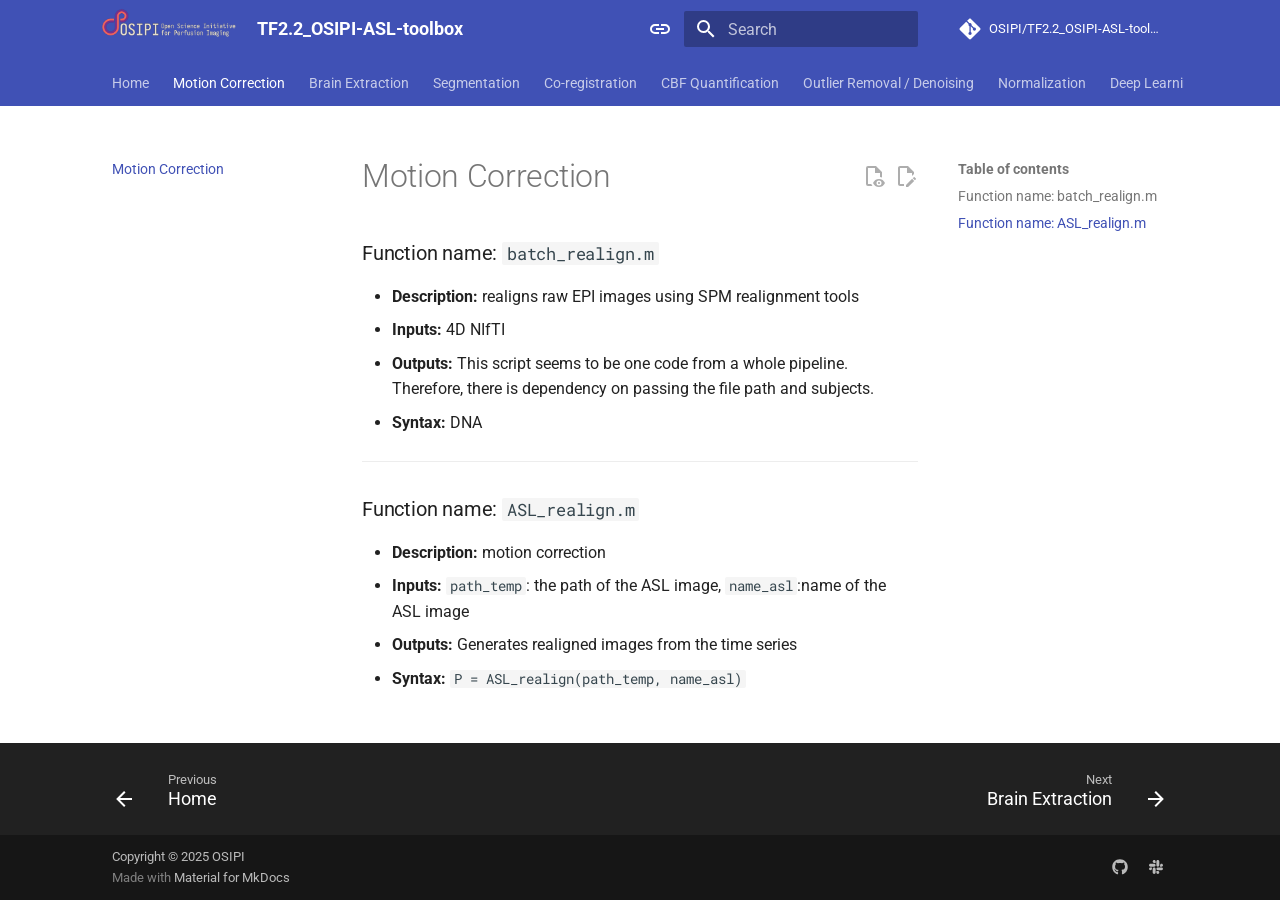
<file: motion_correction/index.html>
<!doctype html><html lang=en class=no-js> <head><meta charset=utf-8><meta name=viewport content="width=device-width,initial-scale=1"><meta name=description content="OSIPI aims to develop resources and best practices for the analysis of perfusion imaging data and interoperability of the analysis results."><meta name=author content=OSIPI><link href=https://osipi.github.io/TF2.2_OSIPI-ASL-toolbox/motion_correction/ rel=canonical><link rel=prev href=..><link href=../brain_extraction/ rel=next><link rel=icon href=../assets/osipiImgs/OSIPI_logo_only_square.png><meta name=generator content="mkdocs-1.6.1, mkdocs-material-9.7.7"><title>Motion Correction - TF2.2_OSIPI-ASL-toolbox</title><link rel=stylesheet href=../assets/stylesheets/main.ec1eaa64.min.css><link rel=stylesheet href=../assets/stylesheets/palette.ab4e12ef.min.css><link rel=preconnect href=https://fonts.gstatic.com crossorigin><link rel=stylesheet href="https://fonts.googleapis.com/css?family=Roboto:300,300i,400,400i,700,700i%7CRoboto+Mono:400,400i,700,700i&display=fallback"><style>:root{--md-text-font:"Roboto";--md-code-font:"Roboto Mono"}</style><link rel=stylesheet href=../assets/stylesheets/extra.css><script>__md_scope=new URL("..",location),__md_hash=e=>[...e].reduce(((e,_)=>(e<<5)-e+_.charCodeAt(0)),0),__md_get=(e,_=localStorage,t=__md_scope)=>JSON.parse(_.getItem(t.pathname+"."+e)),__md_set=(e,_,t=localStorage,a=__md_scope)=>{try{t.setItem(a.pathname+"."+e,JSON.stringify(_))}catch(e){}}</script></head> <body dir=ltr data-md-color-scheme=default data-md-color-primary=indigo data-md-color-accent=indigo> <input class=md-toggle data-md-toggle=drawer type=checkbox id=__drawer autocomplete=off> <input class=md-toggle data-md-toggle=search type=checkbox id=__search autocomplete=off> <label class=md-overlay for=__drawer></label> <div data-md-component=skip> <a href=#motion-correction class=md-skip> Skip to content </a> </div> <div data-md-component=announce> </div> <header class=md-header data-md-component=header> <nav class="md-header__inner md-grid" aria-label=Header> <a href=.. title=TF2.2_OSIPI-ASL-toolbox class="md-header__button md-logo" aria-label=TF2.2_OSIPI-ASL-toolbox data-md-component=logo> <img src=../assets/osipiImgs/OSIPI_logo.png alt=logo> </a> <label class="md-header__button md-icon" for=__drawer> <svg xmlns=http://www.w3.org/2000/svg viewbox="0 0 24 24"><path d="M3 6h18v2H3zm0 5h18v2H3zm0 5h18v2H3z"/></svg> </label> <div class=md-header__title data-md-component=header-title> <div class=md-header__ellipsis> <div class=md-header__topic> <span class=md-ellipsis> TF2.2_OSIPI-ASL-toolbox </span> </div> <div class=md-header__topic data-md-component=header-topic> <span class=md-ellipsis> Motion Correction </span> </div> </div> </div> <form class=md-header__option data-md-component=palette> <input class=md-option data-md-color-media=(prefers-color-scheme) data-md-color-scheme=default data-md-color-primary=indigo data-md-color-accent=indigo aria-label="Switch to light mode" type=radio name=__palette id=__palette_0> <label class="md-header__button md-icon" title="Switch to light mode" for=__palette_1 hidden> <svg xmlns=http://www.w3.org/2000/svg viewbox="0 0 24 24"><path d="M3.9 12c0-1.71 1.39-3.1 3.1-3.1h4V7H7a5 5 0 0 0-5 5 5 5 0 0 0 5 5h4v-1.9H7c-1.71 0-3.1-1.39-3.1-3.1M8 13h8v-2H8zm9-6h-4v1.9h4c1.71 0 3.1 1.39 3.1 3.1s-1.39 3.1-3.1 3.1h-4V17h4a5 5 0 0 0 5-5 5 5 0 0 0-5-5"/></svg> </label> <input class=md-option data-md-color-media="(prefers-color-scheme: light)" data-md-color-scheme=default data-md-color-primary=indigo data-md-color-accent=indigo aria-label="Switch to dark mode" type=radio name=__palette id=__palette_1> <label class="md-header__button md-icon" title="Switch to dark mode" for=__palette_2 hidden> <svg xmlns=http://www.w3.org/2000/svg viewbox="0 0 24 24"><path d="M17 7H7a5 5 0 0 0-5 5 5 5 0 0 0 5 5h10a5 5 0 0 0 5-5 5 5 0 0 0-5-5m0 8a3 3 0 0 1-3-3 3 3 0 0 1 3-3 3 3 0 0 1 3 3 3 3 0 0 1-3 3"/></svg> </label> <input class=md-option data-md-color-media="(prefers-color-scheme: dark)" data-md-color-scheme=slate data-md-color-primary=black data-md-color-accent=indigo aria-label="Switch to system preference" type=radio name=__palette id=__palette_2> <label class="md-header__button md-icon" title="Switch to system preference" for=__palette_0 hidden> <svg xmlns=http://www.w3.org/2000/svg viewbox="0 0 24 24"><path d="M17 7H7a5 5 0 0 0-5 5 5 5 0 0 0 5 5h10a5 5 0 0 0 5-5 5 5 0 0 0-5-5M7 15a3 3 0 0 1-3-3 3 3 0 0 1 3-3 3 3 0 0 1 3 3 3 3 0 0 1-3 3"/></svg> </label> </form> <script>var palette=__md_get("__palette");if(palette&&palette.color){if("(prefers-color-scheme)"===palette.color.media){var media=matchMedia("(prefers-color-scheme: light)"),input=document.querySelector(media.matches?"[data-md-color-media='(prefers-color-scheme: light)']":"[data-md-color-media='(prefers-color-scheme: dark)']");palette.color.media=input.getAttribute("data-md-color-media"),palette.color.scheme=input.getAttribute("data-md-color-scheme"),palette.color.primary=input.getAttribute("data-md-color-primary"),palette.color.accent=input.getAttribute("data-md-color-accent")}for(var[key,value]of Object.entries(palette.color))document.body.setAttribute("data-md-color-"+key,value)}</script> <label class="md-header__button md-icon" for=__search> <svg xmlns=http://www.w3.org/2000/svg viewbox="0 0 24 24"><path d="M9.5 3A6.5 6.5 0 0 1 16 9.5c0 1.61-.59 3.09-1.56 4.23l.27.27h.79l5 5-1.5 1.5-5-5v-.79l-.27-.27A6.52 6.52 0 0 1 9.5 16 6.5 6.5 0 0 1 3 9.5 6.5 6.5 0 0 1 9.5 3m0 2C7 5 5 7 5 9.5S7 14 9.5 14 14 12 14 9.5 12 5 9.5 5"/></svg> </label> <div class=md-search data-md-component=search role=dialog> <label class=md-search__overlay for=__search></label> <div class=md-search__inner role=search> <form class=md-search__form name=search> <input type=text class=md-search__input name=query aria-label=Search placeholder=Search autocapitalize=off autocorrect=off autocomplete=off spellcheck=false data-md-component=search-query required> <label class="md-search__icon md-icon" for=__search> <svg xmlns=http://www.w3.org/2000/svg viewbox="0 0 24 24"><path d="M9.5 3A6.5 6.5 0 0 1 16 9.5c0 1.61-.59 3.09-1.56 4.23l.27.27h.79l5 5-1.5 1.5-5-5v-.79l-.27-.27A6.52 6.52 0 0 1 9.5 16 6.5 6.5 0 0 1 3 9.5 6.5 6.5 0 0 1 9.5 3m0 2C7 5 5 7 5 9.5S7 14 9.5 14 14 12 14 9.5 12 5 9.5 5"/></svg> <svg xmlns=http://www.w3.org/2000/svg viewbox="0 0 24 24"><path d="M20 11v2H8l5.5 5.5-1.42 1.42L4.16 12l7.92-7.92L13.5 5.5 8 11z"/></svg> </label> <nav class=md-search__options aria-label=Search> <a href=javascript:void(0) class="md-search__icon md-icon" title=Share aria-label=Share data-clipboard data-clipboard-text data-md-component=search-share tabindex=-1> <svg xmlns=http://www.w3.org/2000/svg viewbox="0 0 24 24"><path d="M18 16.08c-.76 0-1.44.3-1.96.77L8.91 12.7c.05-.23.09-.46.09-.7s-.04-.47-.09-.7l7.05-4.11c.54.5 1.25.81 2.04.81a3 3 0 0 0 3-3 3 3 0 0 0-3-3 3 3 0 0 0-3 3c0 .24.04.47.09.7L8.04 9.81C7.5 9.31 6.79 9 6 9a3 3 0 0 0-3 3 3 3 0 0 0 3 3c.79 0 1.5-.31 2.04-.81l7.12 4.15c-.05.21-.08.43-.08.66 0 1.61 1.31 2.91 2.92 2.91s2.92-1.3 2.92-2.91A2.92 2.92 0 0 0 18 16.08"/></svg> </a> <button type=reset class="md-search__icon md-icon" title=Clear aria-label=Clear tabindex=-1> <svg xmlns=http://www.w3.org/2000/svg viewbox="0 0 24 24"><path d="M19 6.41 17.59 5 12 10.59 6.41 5 5 6.41 10.59 12 5 17.59 6.41 19 12 13.41 17.59 19 19 17.59 13.41 12z"/></svg> </button> </nav> <div class=md-search__suggest data-md-component=search-suggest></div> </form> <div class=md-search__output> <div class=md-search__scrollwrap tabindex=0 data-md-scrollfix> <div class=md-search-result data-md-component=search-result> <div class=md-search-result__meta> Initializing search </div> <ol class=md-search-result__list role=presentation></ol> </div> </div> </div> </div> </div> <div class=md-header__source> <a href=https://github.com/OSIPI/TF2.2_OSIPI-ASL-toolbox title="Go to repository" class=md-source data-md-component=source> <div class="md-source__icon md-icon"> <svg xmlns=http://www.w3.org/2000/svg viewbox="0 0 448 512"><!-- Font Awesome Free 7.1.0 by @fontawesome - https://fontawesome.com License - https://fontawesome.com/license/free (Icons: CC BY 4.0, Fonts: SIL OFL 1.1, Code: MIT License) Copyright 2025 Fonticons, Inc.--><path d="M439.6 236.1 244 40.5c-5.4-5.5-12.8-8.5-20.4-8.5s-15 3-20.4 8.4L162.5 81l51.5 51.5c27.1-9.1 52.7 16.8 43.4 43.7l49.7 49.7c34.2-11.8 61.2 31 35.5 56.7-26.5 26.5-70.2-2.9-56-37.3L240.3 199v121.9c25.3 12.5 22.3 41.8 9.1 55-6.4 6.4-15.2 10.1-24.3 10.1s-17.8-3.6-24.3-10.1c-17.6-17.6-11.1-46.9 11.2-56v-123c-20.8-8.5-24.6-30.7-18.6-45L142.6 101 8.5 235.1C3 240.6 0 247.9 0 255.5s3 15 8.5 20.4l195.6 195.7c5.4 5.4 12.7 8.4 20.4 8.4s15-3 20.4-8.4l194.7-194.7c5.4-5.4 8.4-12.8 8.4-20.4s-3-15-8.4-20.4"/></svg> </div> <div class=md-source__repository> OSIPI/TF2.2_OSIPI-ASL-toolbox </div> </a> </div> </nav> </header> <div class=md-container data-md-component=container> <nav class=md-tabs aria-label=Tabs data-md-component=tabs> <div class=md-grid> <ul class=md-tabs__list> <li class=md-tabs__item> <a href=.. class=md-tabs__link> Home </a> </li> <li class="md-tabs__item md-tabs__item--active"> <a href=./ class=md-tabs__link> Motion Correction </a> </li> <li class=md-tabs__item> <a href=../brain_extraction/ class=md-tabs__link> Brain Extraction </a> </li> <li class=md-tabs__item> <a href=../segmentation/ class=md-tabs__link> Segmentation </a> </li> <li class=md-tabs__item> <a href=../co_registration/ class=md-tabs__link> Co-registration </a> </li> <li class=md-tabs__item> <a href=../cbf_quantification/ class=md-tabs__link> CBF Quantification </a> </li> <li class=md-tabs__item> <a href=../denoising/ class=md-tabs__link> Outlier Removal / Denoising </a> </li> <li class=md-tabs__item> <a href=../normalization/ class=md-tabs__link> Normalization </a> </li> <li class=md-tabs__item> <a href=../deep_learning/ class=md-tabs__link> Deep Learning Denoising </a> </li> <li class=md-tabs__item> <a href=../roi_creation/ class=md-tabs__link> ROI Creation </a> </li> <li class=md-tabs__item> <a href=../smoothing/ class=md-tabs__link> Smoothing </a> </li> <li class=md-tabs__item> <a href=../additional_tools/ class=md-tabs__link> Additional Functions </a> </li> </ul> </div> </nav> <main class=md-main data-md-component=main> <div class="md-main__inner md-grid"> <div class="md-sidebar md-sidebar--primary" data-md-component=sidebar data-md-type=navigation> <div class=md-sidebar__scrollwrap> <div class=md-sidebar__inner> <nav class="md-nav md-nav--primary md-nav--lifted" aria-label=Navigation data-md-level=0> <label class=md-nav__title for=__drawer> <a href=.. title=TF2.2_OSIPI-ASL-toolbox class="md-nav__button md-logo" aria-label=TF2.2_OSIPI-ASL-toolbox data-md-component=logo> <img src=../assets/osipiImgs/OSIPI_logo.png alt=logo> </a> TF2.2_OSIPI-ASL-toolbox </label> <div class=md-nav__source> <a href=https://github.com/OSIPI/TF2.2_OSIPI-ASL-toolbox title="Go to repository" class=md-source data-md-component=source> <div class="md-source__icon md-icon"> <svg xmlns=http://www.w3.org/2000/svg viewbox="0 0 448 512"><!-- Font Awesome Free 7.1.0 by @fontawesome - https://fontawesome.com License - https://fontawesome.com/license/free (Icons: CC BY 4.0, Fonts: SIL OFL 1.1, Code: MIT License) Copyright 2025 Fonticons, Inc.--><path d="M439.6 236.1 244 40.5c-5.4-5.5-12.8-8.5-20.4-8.5s-15 3-20.4 8.4L162.5 81l51.5 51.5c27.1-9.1 52.7 16.8 43.4 43.7l49.7 49.7c34.2-11.8 61.2 31 35.5 56.7-26.5 26.5-70.2-2.9-56-37.3L240.3 199v121.9c25.3 12.5 22.3 41.8 9.1 55-6.4 6.4-15.2 10.1-24.3 10.1s-17.8-3.6-24.3-10.1c-17.6-17.6-11.1-46.9 11.2-56v-123c-20.8-8.5-24.6-30.7-18.6-45L142.6 101 8.5 235.1C3 240.6 0 247.9 0 255.5s3 15 8.5 20.4l195.6 195.7c5.4 5.4 12.7 8.4 20.4 8.4s15-3 20.4-8.4l194.7-194.7c5.4-5.4 8.4-12.8 8.4-20.4s-3-15-8.4-20.4"/></svg> </div> <div class=md-source__repository> OSIPI/TF2.2_OSIPI-ASL-toolbox </div> </a> </div> <ul class=md-nav__list data-md-scrollfix> <li class=md-nav__item> <a href=.. class=md-nav__link> <span class=md-ellipsis> Home </span> </a> </li> <li class="md-nav__item md-nav__item--active"> <input class="md-nav__toggle md-toggle" type=checkbox id=__toc> <label class="md-nav__link md-nav__link--active" for=__toc> <span class=md-ellipsis> Motion Correction </span> <span class="md-nav__icon md-icon"></span> </label> <a href=./ class="md-nav__link md-nav__link--active"> <span class=md-ellipsis> Motion Correction </span> </a> <nav class="md-nav md-nav--secondary" aria-label="Table of contents"> <label class=md-nav__title for=__toc> <span class="md-nav__icon md-icon"></span> Table of contents </label> <ul class=md-nav__list data-md-component=toc data-md-scrollfix> <li class=md-nav__item> <a href=#function-name-batch_realignm class=md-nav__link> <span class=md-ellipsis> Function name: batch_realign.m </span> </a> </li> <li class=md-nav__item> <a href=#function-name-asl_realignm class=md-nav__link> <span class=md-ellipsis> Function name: ASL_realign.m </span> </a> </li> </ul> </nav> </li> <li class=md-nav__item> <a href=../brain_extraction/ class=md-nav__link> <span class=md-ellipsis> Brain Extraction </span> </a> </li> <li class=md-nav__item> <a href=../segmentation/ class=md-nav__link> <span class=md-ellipsis> Segmentation </span> </a> </li> <li class=md-nav__item> <a href=../co_registration/ class=md-nav__link> <span class=md-ellipsis> Co-registration </span> </a> </li> <li class=md-nav__item> <a href=../cbf_quantification/ class=md-nav__link> <span class=md-ellipsis> CBF Quantification </span> </a> </li> <li class=md-nav__item> <a href=../denoising/ class=md-nav__link> <span class=md-ellipsis> Outlier Removal / Denoising </span> </a> </li> <li class=md-nav__item> <a href=../normalization/ class=md-nav__link> <span class=md-ellipsis> Normalization </span> </a> </li> <li class=md-nav__item> <a href=../deep_learning/ class=md-nav__link> <span class=md-ellipsis> Deep Learning Denoising </span> </a> </li> <li class=md-nav__item> <a href=../roi_creation/ class=md-nav__link> <span class=md-ellipsis> ROI Creation </span> </a> </li> <li class=md-nav__item> <a href=../smoothing/ class=md-nav__link> <span class=md-ellipsis> Smoothing </span> </a> </li> <li class=md-nav__item> <a href=../additional_tools/ class=md-nav__link> <span class=md-ellipsis> Additional Functions </span> </a> </li> </ul> </nav> </div> </div> </div> <div class="md-sidebar md-sidebar--secondary" data-md-component=sidebar data-md-type=toc> <div class=md-sidebar__scrollwrap> <div class=md-sidebar__inner> <nav class="md-nav md-nav--secondary" aria-label="Table of contents"> <label class=md-nav__title for=__toc> <span class="md-nav__icon md-icon"></span> Table of contents </label> <ul class=md-nav__list data-md-component=toc data-md-scrollfix> <li class=md-nav__item> <a href=#function-name-batch_realignm class=md-nav__link> <span class=md-ellipsis> Function name: batch_realign.m </span> </a> </li> <li class=md-nav__item> <a href=#function-name-asl_realignm class=md-nav__link> <span class=md-ellipsis> Function name: ASL_realign.m </span> </a> </li> </ul> </nav> </div> </div> </div> <div class=md-content data-md-component=content> <article class="md-content__inner md-typeset"> <a href=https://github.com/OSIPI/TF2.2_OSIPI-ASL-toolbox/edit/master/docs/motion_correction.md title="Edit this page" class="md-content__button md-icon" rel=edit> <svg xmlns=http://www.w3.org/2000/svg viewbox="0 0 24 24"><path d="M10 20H6V4h7v5h5v3.1l2-2V8l-6-6H6c-1.1 0-2 .9-2 2v16c0 1.1.9 2 2 2h4zm10.2-7c.1 0 .3.1.4.2l1.3 1.3c.2.2.2.6 0 .8l-1 1-2.1-2.1 1-1c.1-.1.2-.2.4-.2m0 3.9L14.1 23H12v-2.1l6.1-6.1z"/></svg> </a> <a href=https://github.com/OSIPI/TF2.2_OSIPI-ASL-toolbox/raw/master/docs/motion_correction.md title="View source of this page" class="md-content__button md-icon"> <svg xmlns=http://www.w3.org/2000/svg viewbox="0 0 24 24"><path d="M17 18c.56 0 1 .44 1 1s-.44 1-1 1-1-.44-1-1 .44-1 1-1m0-3c-2.73 0-5.06 1.66-6 4 .94 2.34 3.27 4 6 4s5.06-1.66 6-4c-.94-2.34-3.27-4-6-4m0 6.5a2.5 2.5 0 0 1-2.5-2.5 2.5 2.5 0 0 1 2.5-2.5 2.5 2.5 0 0 1 2.5 2.5 2.5 2.5 0 0 1-2.5 2.5M9.27 20H6V4h7v5h5v4.07c.7.08 1.36.25 2 .49V8l-6-6H6a2 2 0 0 0-2 2v16a2 2 0 0 0 2 2h4.5a8.2 8.2 0 0 1-1.23-2"/></svg> </a> <h1 id=motion-correction>Motion Correction<a class=headerlink href=#motion-correction title="Permanent link">&para;</a></h1> <h3 id=function-name-batch_realignm>Function name: <code>batch_realign.m</code><a class=headerlink href=#function-name-batch_realignm title="Permanent link">&para;</a></h3> <ul> <li><strong>Description:</strong> realigns raw EPI images using SPM realignment tools</li> <li><strong>Inputs:</strong> 4D NIfTI</li> <li><strong>Outputs:</strong> This script seems to be one code from a whole pipeline. Therefore, there is dependency on passing the file path and subjects.</li> <li><strong>Syntax:</strong> DNA</li> </ul> <hr> <h3 id=function-name-asl_realignm>Function name: <code>ASL_realign.m</code><a class=headerlink href=#function-name-asl_realignm title="Permanent link">&para;</a></h3> <ul> <li><strong>Description:</strong> motion correction</li> <li><strong>Inputs:</strong> <code>path_temp</code>: the path of the ASL image, <code>name_asl</code>:name of the ASL image</li> <li><strong>Outputs:</strong> Generates realigned images from the time series</li> <li><strong>Syntax:</strong> <code>P = ASL_realign(path_temp, name_asl)</code></li> </ul> </article> </div> <script>var target=document.getElementById(location.hash.slice(1));target&&target.name&&(target.checked=target.name.startsWith("__tabbed_"))</script> </div> <button type=button class="md-top md-icon" data-md-component=top hidden> <svg xmlns=http://www.w3.org/2000/svg viewbox="0 0 24 24"><path d="M13 20h-2V8l-5.5 5.5-1.42-1.42L12 4.16l7.92 7.92-1.42 1.42L13 8z"/></svg> Back to top </button> </main> <footer class=md-footer> <nav class="md-footer__inner md-grid" aria-label=Footer> <a href=.. class="md-footer__link md-footer__link--prev" aria-label="Previous: Home"> <div class="md-footer__button md-icon"> <svg xmlns=http://www.w3.org/2000/svg viewbox="0 0 24 24"><path d="M20 11v2H8l5.5 5.5-1.42 1.42L4.16 12l7.92-7.92L13.5 5.5 8 11z"/></svg> </div> <div class=md-footer__title> <span class=md-footer__direction> Previous </span> <div class=md-ellipsis> Home </div> </div> </a> <a href=../brain_extraction/ class="md-footer__link md-footer__link--next" aria-label="Next: Brain Extraction"> <div class=md-footer__title> <span class=md-footer__direction> Next </span> <div class=md-ellipsis> Brain Extraction </div> </div> <div class="md-footer__button md-icon"> <svg xmlns=http://www.w3.org/2000/svg viewbox="0 0 24 24"><path d="M4 11v2h12l-5.5 5.5 1.42 1.42L19.84 12l-7.92-7.92L10.5 5.5 16 11z"/></svg> </div> </a> </nav> <div class="md-footer-meta md-typeset"> <div class="md-footer-meta__inner md-grid"> <div class=md-copyright> <div class=md-copyright__highlight> Copyright &copy; 2025 OSIPI </div> Made with <a href=https://squidfunk.github.io/mkdocs-material/ target=_blank rel=noopener> Material for MkDocs </a> </div> <div class=md-social> <a href=https://github.com/OSIPI target=_blank rel=noopener title=github.com class=md-social__link> <svg xmlns=http://www.w3.org/2000/svg viewbox="0 0 512 512"><!-- Font Awesome Free 7.1.0 by @fontawesome - https://fontawesome.com License - https://fontawesome.com/license/free (Icons: CC BY 4.0, Fonts: SIL OFL 1.1, Code: MIT License) Copyright 2025 Fonticons, Inc.--><path d="M173.9 397.4c0 2-2.3 3.6-5.2 3.6-3.3.3-5.6-1.3-5.6-3.6 0-2 2.3-3.6 5.2-3.6 3-.3 5.6 1.3 5.6 3.6m-31.1-4.5c-.7 2 1.3 4.3 4.3 4.9 2.6 1 5.6 0 6.2-2s-1.3-4.3-4.3-5.2c-2.6-.7-5.5.3-6.2 2.3m44.2-1.7c-2.9.7-4.9 2.6-4.6 4.9.3 2 2.9 3.3 5.9 2.6 2.9-.7 4.9-2.6 4.6-4.6-.3-1.9-3-3.2-5.9-2.9M252.8 8C114.1 8 8 113.3 8 252c0 110.9 69.8 205.8 169.5 239.2 12.8 2.3 17.3-5.6 17.3-12.1 0-6.2-.3-40.4-.3-61.4 0 0-70 15-84.7-29.8 0 0-11.4-29.1-27.8-36.6 0 0-22.9-15.7 1.6-15.4 0 0 24.9 2 38.6 25.8 21.9 38.6 58.6 27.5 72.9 20.9 2.3-16 8.8-27.1 16-33.7-55.9-6.2-112.3-14.3-112.3-110.5 0-27.5 7.6-41.3 23.6-58.9-2.6-6.5-11.1-33.3 2.6-67.9 20.9-6.5 69 27 69 27 20-5.6 41.5-8.5 62.8-8.5s42.8 2.9 62.8 8.5c0 0 48.1-33.6 69-27 13.7 34.7 5.2 61.4 2.6 67.9 16 17.7 25.8 31.5 25.8 58.9 0 96.5-58.9 104.2-114.8 110.5 9.2 7.9 17 22.9 17 46.4 0 33.7-.3 75.4-.3 83.6 0 6.5 4.6 14.4 17.3 12.1C436.2 457.8 504 362.9 504 252 504 113.3 391.5 8 252.8 8M105.2 352.9c-1.3 1-1 3.3.7 5.2 1.6 1.6 3.9 2.3 5.2 1 1.3-1 1-3.3-.7-5.2-1.6-1.6-3.9-2.3-5.2-1m-10.8-8.1c-.7 1.3.3 2.9 2.3 3.9 1.6 1 3.6.7 4.3-.7.7-1.3-.3-2.9-2.3-3.9-2-.6-3.6-.3-4.3.7m32.4 35.6c-1.6 1.3-1 4.3 1.3 6.2 2.3 2.3 5.2 2.6 6.5 1 1.3-1.3.7-4.3-1.3-6.2-2.2-2.3-5.2-2.6-6.5-1m-11.4-14.7c-1.6 1-1.6 3.6 0 5.9s4.3 3.3 5.6 2.3c1.6-1.3 1.6-3.9 0-6.2-1.4-2.3-4-3.3-5.6-2"/></svg> </a> <a href=https://app.slack.com/client/TFGVCE9HS target=_blank rel=noopener title=app.slack.com class=md-social__link> <svg xmlns=http://www.w3.org/2000/svg viewbox="0 0 448 512"><!-- Font Awesome Free 7.1.0 by @fontawesome - https://fontawesome.com License - https://fontawesome.com/license/free (Icons: CC BY 4.0, Fonts: SIL OFL 1.1, Code: MIT License) Copyright 2025 Fonticons, Inc.--><path d="M94.1 315.1c0 25.9-21.2 47.1-47.1 47.1S0 341 0 315.1 21.2 268 47.1 268h47.1v47.1zm23.7 0c0-25.9 21.2-47.1 47.1-47.1s47.1 21.2 47.1 47.1v117.8c0 25.9-21.2 47.1-47.1 47.1s-47.1-21.2-47.1-47.1zm47.1-189c-25.9 0-47.1-21.2-47.1-47.1s21.2-47 47.1-47S212 53.2 212 79.1v47.1h-47.1zm0 23.7c25.9 0 47.1 21.2 47.1 47.1S190.8 244 164.9 244H47.1C21.2 244 0 222.8 0 196.9s21.2-47.1 47.1-47.1zm189 47.1c0-25.9 21.2-47.1 47.1-47.1s47 21.2 47 47.1-21.2 47.1-47.1 47.1h-47.1v-47.1zm-23.7 0c0 25.9-21.2 47.1-47.1 47.1S236 222.8 236 196.9V79.1c0-25.9 21.2-47.1 47.1-47.1s47.1 21.2 47.1 47.1zm-47.1 189c25.9 0 47.1 21.2 47.1 47.1s-21.2 47-47.1 47-47.1-21.2-47.1-47.1v-47.1h47.1zm0-23.7c-25.9 0-47.1-21.2-47.1-47.1s21.2-47.1 47.1-47.1h117.8c25.9 0 47.1 21.2 47.1 47.1s-21.2 47.1-47.1 47.1z"/></svg> </a> </div> </div> </div> </footer> </div> <div class=md-dialog data-md-component=dialog> <div class="md-dialog__inner md-typeset"></div> </div> <script id=__config type=application/json>{"annotate": null, "base": "..", "features": ["announce.dismiss", "content.action.edit", "content.action.view", "content.code.annotate", "content.code.copy", "content.tooltips", "navigation.footer", "navigation.indexes", "navigation.tabs", "navigation.top", "navigation.tracking", "search.highlight", "search.share", "search.suggest", "toc.follow"], "search": "../assets/javascripts/workers/search.2c215733.min.js", "tags": null, "translations": {"clipboard.copied": "Copied to clipboard", "clipboard.copy": "Copy to clipboard", "search.result.more.one": "1 more on this page", "search.result.more.other": "# more on this page", "search.result.none": "No matching documents", "search.result.one": "1 matching document", "search.result.other": "# matching documents", "search.result.placeholder": "Type to start searching", "search.result.term.missing": "Missing", "select.version": "Select version"}, "version": null}</script> <script src=../assets/javascripts/bundle.d7400e89.min.js></script> </body> </html>
</file>
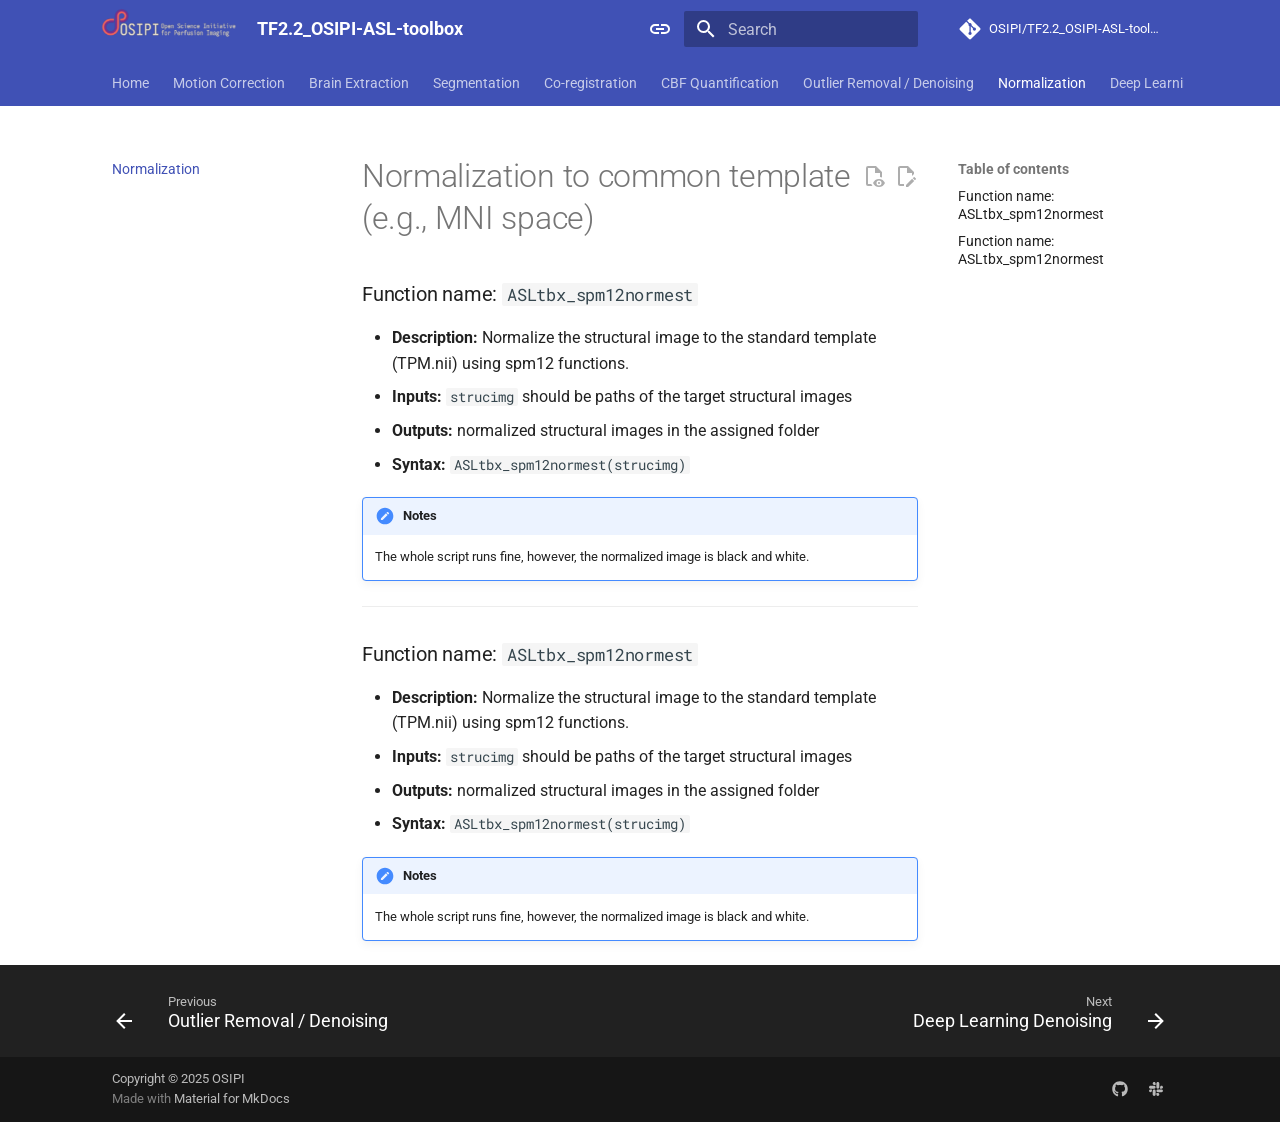
<file: normalization/index.html>
<!doctype html><html lang=en class=no-js> <head><meta charset=utf-8><meta name=viewport content="width=device-width,initial-scale=1"><meta name=description content="OSIPI aims to develop resources and best practices for the analysis of perfusion imaging data and interoperability of the analysis results."><meta name=author content=OSIPI><link href=https://osipi.github.io/TF2.2_OSIPI-ASL-toolbox/normalization/ rel=canonical><link href=../denoising/ rel=prev><link href=../deep_learning/ rel=next><link rel=icon href=../assets/osipiImgs/OSIPI_logo_only_square.png><meta name=generator content="mkdocs-1.6.1, mkdocs-material-9.7.7"><title>Normalization - TF2.2_OSIPI-ASL-toolbox</title><link rel=stylesheet href=../assets/stylesheets/main.ec1eaa64.min.css><link rel=stylesheet href=../assets/stylesheets/palette.ab4e12ef.min.css><link rel=preconnect href=https://fonts.gstatic.com crossorigin><link rel=stylesheet href="https://fonts.googleapis.com/css?family=Roboto:300,300i,400,400i,700,700i%7CRoboto+Mono:400,400i,700,700i&display=fallback"><style>:root{--md-text-font:"Roboto";--md-code-font:"Roboto Mono"}</style><link rel=stylesheet href=../assets/stylesheets/extra.css><script>__md_scope=new URL("..",location),__md_hash=e=>[...e].reduce(((e,_)=>(e<<5)-e+_.charCodeAt(0)),0),__md_get=(e,_=localStorage,t=__md_scope)=>JSON.parse(_.getItem(t.pathname+"."+e)),__md_set=(e,_,t=localStorage,a=__md_scope)=>{try{t.setItem(a.pathname+"."+e,JSON.stringify(_))}catch(e){}}</script></head> <body dir=ltr data-md-color-scheme=default data-md-color-primary=indigo data-md-color-accent=indigo> <input class=md-toggle data-md-toggle=drawer type=checkbox id=__drawer autocomplete=off> <input class=md-toggle data-md-toggle=search type=checkbox id=__search autocomplete=off> <label class=md-overlay for=__drawer></label> <div data-md-component=skip> <a href=#normalization-to-common-template-eg-mni-space class=md-skip> Skip to content </a> </div> <div data-md-component=announce> </div> <header class=md-header data-md-component=header> <nav class="md-header__inner md-grid" aria-label=Header> <a href=.. title=TF2.2_OSIPI-ASL-toolbox class="md-header__button md-logo" aria-label=TF2.2_OSIPI-ASL-toolbox data-md-component=logo> <img src=../assets/osipiImgs/OSIPI_logo.png alt=logo> </a> <label class="md-header__button md-icon" for=__drawer> <svg xmlns=http://www.w3.org/2000/svg viewbox="0 0 24 24"><path d="M3 6h18v2H3zm0 5h18v2H3zm0 5h18v2H3z"/></svg> </label> <div class=md-header__title data-md-component=header-title> <div class=md-header__ellipsis> <div class=md-header__topic> <span class=md-ellipsis> TF2.2_OSIPI-ASL-toolbox </span> </div> <div class=md-header__topic data-md-component=header-topic> <span class=md-ellipsis> Normalization </span> </div> </div> </div> <form class=md-header__option data-md-component=palette> <input class=md-option data-md-color-media=(prefers-color-scheme) data-md-color-scheme=default data-md-color-primary=indigo data-md-color-accent=indigo aria-label="Switch to light mode" type=radio name=__palette id=__palette_0> <label class="md-header__button md-icon" title="Switch to light mode" for=__palette_1 hidden> <svg xmlns=http://www.w3.org/2000/svg viewbox="0 0 24 24"><path d="M3.9 12c0-1.71 1.39-3.1 3.1-3.1h4V7H7a5 5 0 0 0-5 5 5 5 0 0 0 5 5h4v-1.9H7c-1.71 0-3.1-1.39-3.1-3.1M8 13h8v-2H8zm9-6h-4v1.9h4c1.71 0 3.1 1.39 3.1 3.1s-1.39 3.1-3.1 3.1h-4V17h4a5 5 0 0 0 5-5 5 5 0 0 0-5-5"/></svg> </label> <input class=md-option data-md-color-media="(prefers-color-scheme: light)" data-md-color-scheme=default data-md-color-primary=indigo data-md-color-accent=indigo aria-label="Switch to dark mode" type=radio name=__palette id=__palette_1> <label class="md-header__button md-icon" title="Switch to dark mode" for=__palette_2 hidden> <svg xmlns=http://www.w3.org/2000/svg viewbox="0 0 24 24"><path d="M17 7H7a5 5 0 0 0-5 5 5 5 0 0 0 5 5h10a5 5 0 0 0 5-5 5 5 0 0 0-5-5m0 8a3 3 0 0 1-3-3 3 3 0 0 1 3-3 3 3 0 0 1 3 3 3 3 0 0 1-3 3"/></svg> </label> <input class=md-option data-md-color-media="(prefers-color-scheme: dark)" data-md-color-scheme=slate data-md-color-primary=black data-md-color-accent=indigo aria-label="Switch to system preference" type=radio name=__palette id=__palette_2> <label class="md-header__button md-icon" title="Switch to system preference" for=__palette_0 hidden> <svg xmlns=http://www.w3.org/2000/svg viewbox="0 0 24 24"><path d="M17 7H7a5 5 0 0 0-5 5 5 5 0 0 0 5 5h10a5 5 0 0 0 5-5 5 5 0 0 0-5-5M7 15a3 3 0 0 1-3-3 3 3 0 0 1 3-3 3 3 0 0 1 3 3 3 3 0 0 1-3 3"/></svg> </label> </form> <script>var palette=__md_get("__palette");if(palette&&palette.color){if("(prefers-color-scheme)"===palette.color.media){var media=matchMedia("(prefers-color-scheme: light)"),input=document.querySelector(media.matches?"[data-md-color-media='(prefers-color-scheme: light)']":"[data-md-color-media='(prefers-color-scheme: dark)']");palette.color.media=input.getAttribute("data-md-color-media"),palette.color.scheme=input.getAttribute("data-md-color-scheme"),palette.color.primary=input.getAttribute("data-md-color-primary"),palette.color.accent=input.getAttribute("data-md-color-accent")}for(var[key,value]of Object.entries(palette.color))document.body.setAttribute("data-md-color-"+key,value)}</script> <label class="md-header__button md-icon" for=__search> <svg xmlns=http://www.w3.org/2000/svg viewbox="0 0 24 24"><path d="M9.5 3A6.5 6.5 0 0 1 16 9.5c0 1.61-.59 3.09-1.56 4.23l.27.27h.79l5 5-1.5 1.5-5-5v-.79l-.27-.27A6.52 6.52 0 0 1 9.5 16 6.5 6.5 0 0 1 3 9.5 6.5 6.5 0 0 1 9.5 3m0 2C7 5 5 7 5 9.5S7 14 9.5 14 14 12 14 9.5 12 5 9.5 5"/></svg> </label> <div class=md-search data-md-component=search role=dialog> <label class=md-search__overlay for=__search></label> <div class=md-search__inner role=search> <form class=md-search__form name=search> <input type=text class=md-search__input name=query aria-label=Search placeholder=Search autocapitalize=off autocorrect=off autocomplete=off spellcheck=false data-md-component=search-query required> <label class="md-search__icon md-icon" for=__search> <svg xmlns=http://www.w3.org/2000/svg viewbox="0 0 24 24"><path d="M9.5 3A6.5 6.5 0 0 1 16 9.5c0 1.61-.59 3.09-1.56 4.23l.27.27h.79l5 5-1.5 1.5-5-5v-.79l-.27-.27A6.52 6.52 0 0 1 9.5 16 6.5 6.5 0 0 1 3 9.5 6.5 6.5 0 0 1 9.5 3m0 2C7 5 5 7 5 9.5S7 14 9.5 14 14 12 14 9.5 12 5 9.5 5"/></svg> <svg xmlns=http://www.w3.org/2000/svg viewbox="0 0 24 24"><path d="M20 11v2H8l5.5 5.5-1.42 1.42L4.16 12l7.92-7.92L13.5 5.5 8 11z"/></svg> </label> <nav class=md-search__options aria-label=Search> <a href=javascript:void(0) class="md-search__icon md-icon" title=Share aria-label=Share data-clipboard data-clipboard-text data-md-component=search-share tabindex=-1> <svg xmlns=http://www.w3.org/2000/svg viewbox="0 0 24 24"><path d="M18 16.08c-.76 0-1.44.3-1.96.77L8.91 12.7c.05-.23.09-.46.09-.7s-.04-.47-.09-.7l7.05-4.11c.54.5 1.25.81 2.04.81a3 3 0 0 0 3-3 3 3 0 0 0-3-3 3 3 0 0 0-3 3c0 .24.04.47.09.7L8.04 9.81C7.5 9.31 6.79 9 6 9a3 3 0 0 0-3 3 3 3 0 0 0 3 3c.79 0 1.5-.31 2.04-.81l7.12 4.15c-.05.21-.08.43-.08.66 0 1.61 1.31 2.91 2.92 2.91s2.92-1.3 2.92-2.91A2.92 2.92 0 0 0 18 16.08"/></svg> </a> <button type=reset class="md-search__icon md-icon" title=Clear aria-label=Clear tabindex=-1> <svg xmlns=http://www.w3.org/2000/svg viewbox="0 0 24 24"><path d="M19 6.41 17.59 5 12 10.59 6.41 5 5 6.41 10.59 12 5 17.59 6.41 19 12 13.41 17.59 19 19 17.59 13.41 12z"/></svg> </button> </nav> <div class=md-search__suggest data-md-component=search-suggest></div> </form> <div class=md-search__output> <div class=md-search__scrollwrap tabindex=0 data-md-scrollfix> <div class=md-search-result data-md-component=search-result> <div class=md-search-result__meta> Initializing search </div> <ol class=md-search-result__list role=presentation></ol> </div> </div> </div> </div> </div> <div class=md-header__source> <a href=https://github.com/OSIPI/TF2.2_OSIPI-ASL-toolbox title="Go to repository" class=md-source data-md-component=source> <div class="md-source__icon md-icon"> <svg xmlns=http://www.w3.org/2000/svg viewbox="0 0 448 512"><!-- Font Awesome Free 7.1.0 by @fontawesome - https://fontawesome.com License - https://fontawesome.com/license/free (Icons: CC BY 4.0, Fonts: SIL OFL 1.1, Code: MIT License) Copyright 2025 Fonticons, Inc.--><path d="M439.6 236.1 244 40.5c-5.4-5.5-12.8-8.5-20.4-8.5s-15 3-20.4 8.4L162.5 81l51.5 51.5c27.1-9.1 52.7 16.8 43.4 43.7l49.7 49.7c34.2-11.8 61.2 31 35.5 56.7-26.5 26.5-70.2-2.9-56-37.3L240.3 199v121.9c25.3 12.5 22.3 41.8 9.1 55-6.4 6.4-15.2 10.1-24.3 10.1s-17.8-3.6-24.3-10.1c-17.6-17.6-11.1-46.9 11.2-56v-123c-20.8-8.5-24.6-30.7-18.6-45L142.6 101 8.5 235.1C3 240.6 0 247.9 0 255.5s3 15 8.5 20.4l195.6 195.7c5.4 5.4 12.7 8.4 20.4 8.4s15-3 20.4-8.4l194.7-194.7c5.4-5.4 8.4-12.8 8.4-20.4s-3-15-8.4-20.4"/></svg> </div> <div class=md-source__repository> OSIPI/TF2.2_OSIPI-ASL-toolbox </div> </a> </div> </nav> </header> <div class=md-container data-md-component=container> <nav class=md-tabs aria-label=Tabs data-md-component=tabs> <div class=md-grid> <ul class=md-tabs__list> <li class=md-tabs__item> <a href=.. class=md-tabs__link> Home </a> </li> <li class=md-tabs__item> <a href=../motion_correction/ class=md-tabs__link> Motion Correction </a> </li> <li class=md-tabs__item> <a href=../brain_extraction/ class=md-tabs__link> Brain Extraction </a> </li> <li class=md-tabs__item> <a href=../segmentation/ class=md-tabs__link> Segmentation </a> </li> <li class=md-tabs__item> <a href=../co_registration/ class=md-tabs__link> Co-registration </a> </li> <li class=md-tabs__item> <a href=../cbf_quantification/ class=md-tabs__link> CBF Quantification </a> </li> <li class=md-tabs__item> <a href=../denoising/ class=md-tabs__link> Outlier Removal / Denoising </a> </li> <li class="md-tabs__item md-tabs__item--active"> <a href=./ class=md-tabs__link> Normalization </a> </li> <li class=md-tabs__item> <a href=../deep_learning/ class=md-tabs__link> Deep Learning Denoising </a> </li> <li class=md-tabs__item> <a href=../roi_creation/ class=md-tabs__link> ROI Creation </a> </li> <li class=md-tabs__item> <a href=../smoothing/ class=md-tabs__link> Smoothing </a> </li> <li class=md-tabs__item> <a href=../additional_tools/ class=md-tabs__link> Additional Functions </a> </li> </ul> </div> </nav> <main class=md-main data-md-component=main> <div class="md-main__inner md-grid"> <div class="md-sidebar md-sidebar--primary" data-md-component=sidebar data-md-type=navigation> <div class=md-sidebar__scrollwrap> <div class=md-sidebar__inner> <nav class="md-nav md-nav--primary md-nav--lifted" aria-label=Navigation data-md-level=0> <label class=md-nav__title for=__drawer> <a href=.. title=TF2.2_OSIPI-ASL-toolbox class="md-nav__button md-logo" aria-label=TF2.2_OSIPI-ASL-toolbox data-md-component=logo> <img src=../assets/osipiImgs/OSIPI_logo.png alt=logo> </a> TF2.2_OSIPI-ASL-toolbox </label> <div class=md-nav__source> <a href=https://github.com/OSIPI/TF2.2_OSIPI-ASL-toolbox title="Go to repository" class=md-source data-md-component=source> <div class="md-source__icon md-icon"> <svg xmlns=http://www.w3.org/2000/svg viewbox="0 0 448 512"><!-- Font Awesome Free 7.1.0 by @fontawesome - https://fontawesome.com License - https://fontawesome.com/license/free (Icons: CC BY 4.0, Fonts: SIL OFL 1.1, Code: MIT License) Copyright 2025 Fonticons, Inc.--><path d="M439.6 236.1 244 40.5c-5.4-5.5-12.8-8.5-20.4-8.5s-15 3-20.4 8.4L162.5 81l51.5 51.5c27.1-9.1 52.7 16.8 43.4 43.7l49.7 49.7c34.2-11.8 61.2 31 35.5 56.7-26.5 26.5-70.2-2.9-56-37.3L240.3 199v121.9c25.3 12.5 22.3 41.8 9.1 55-6.4 6.4-15.2 10.1-24.3 10.1s-17.8-3.6-24.3-10.1c-17.6-17.6-11.1-46.9 11.2-56v-123c-20.8-8.5-24.6-30.7-18.6-45L142.6 101 8.5 235.1C3 240.6 0 247.9 0 255.5s3 15 8.5 20.4l195.6 195.7c5.4 5.4 12.7 8.4 20.4 8.4s15-3 20.4-8.4l194.7-194.7c5.4-5.4 8.4-12.8 8.4-20.4s-3-15-8.4-20.4"/></svg> </div> <div class=md-source__repository> OSIPI/TF2.2_OSIPI-ASL-toolbox </div> </a> </div> <ul class=md-nav__list data-md-scrollfix> <li class=md-nav__item> <a href=.. class=md-nav__link> <span class=md-ellipsis> Home </span> </a> </li> <li class=md-nav__item> <a href=../motion_correction/ class=md-nav__link> <span class=md-ellipsis> Motion Correction </span> </a> </li> <li class=md-nav__item> <a href=../brain_extraction/ class=md-nav__link> <span class=md-ellipsis> Brain Extraction </span> </a> </li> <li class=md-nav__item> <a href=../segmentation/ class=md-nav__link> <span class=md-ellipsis> Segmentation </span> </a> </li> <li class=md-nav__item> <a href=../co_registration/ class=md-nav__link> <span class=md-ellipsis> Co-registration </span> </a> </li> <li class=md-nav__item> <a href=../cbf_quantification/ class=md-nav__link> <span class=md-ellipsis> CBF Quantification </span> </a> </li> <li class=md-nav__item> <a href=../denoising/ class=md-nav__link> <span class=md-ellipsis> Outlier Removal / Denoising </span> </a> </li> <li class="md-nav__item md-nav__item--active"> <input class="md-nav__toggle md-toggle" type=checkbox id=__toc> <label class="md-nav__link md-nav__link--active" for=__toc> <span class=md-ellipsis> Normalization </span> <span class="md-nav__icon md-icon"></span> </label> <a href=./ class="md-nav__link md-nav__link--active"> <span class=md-ellipsis> Normalization </span> </a> <nav class="md-nav md-nav--secondary" aria-label="Table of contents"> <label class=md-nav__title for=__toc> <span class="md-nav__icon md-icon"></span> Table of contents </label> <ul class=md-nav__list data-md-component=toc data-md-scrollfix> <li class=md-nav__item> <a href=#function-name-asltbx_spm12normest class=md-nav__link> <span class=md-ellipsis> Function name: ASLtbx_spm12normest </span> </a> </li> <li class=md-nav__item> <a href=#function-name-asltbx_spm12normest_1 class=md-nav__link> <span class=md-ellipsis> Function name: ASLtbx_spm12normest </span> </a> </li> </ul> </nav> </li> <li class=md-nav__item> <a href=../deep_learning/ class=md-nav__link> <span class=md-ellipsis> Deep Learning Denoising </span> </a> </li> <li class=md-nav__item> <a href=../roi_creation/ class=md-nav__link> <span class=md-ellipsis> ROI Creation </span> </a> </li> <li class=md-nav__item> <a href=../smoothing/ class=md-nav__link> <span class=md-ellipsis> Smoothing </span> </a> </li> <li class=md-nav__item> <a href=../additional_tools/ class=md-nav__link> <span class=md-ellipsis> Additional Functions </span> </a> </li> </ul> </nav> </div> </div> </div> <div class="md-sidebar md-sidebar--secondary" data-md-component=sidebar data-md-type=toc> <div class=md-sidebar__scrollwrap> <div class=md-sidebar__inner> <nav class="md-nav md-nav--secondary" aria-label="Table of contents"> <label class=md-nav__title for=__toc> <span class="md-nav__icon md-icon"></span> Table of contents </label> <ul class=md-nav__list data-md-component=toc data-md-scrollfix> <li class=md-nav__item> <a href=#function-name-asltbx_spm12normest class=md-nav__link> <span class=md-ellipsis> Function name: ASLtbx_spm12normest </span> </a> </li> <li class=md-nav__item> <a href=#function-name-asltbx_spm12normest_1 class=md-nav__link> <span class=md-ellipsis> Function name: ASLtbx_spm12normest </span> </a> </li> </ul> </nav> </div> </div> </div> <div class=md-content data-md-component=content> <article class="md-content__inner md-typeset"> <a href=https://github.com/OSIPI/TF2.2_OSIPI-ASL-toolbox/edit/master/docs/normalization.md title="Edit this page" class="md-content__button md-icon" rel=edit> <svg xmlns=http://www.w3.org/2000/svg viewbox="0 0 24 24"><path d="M10 20H6V4h7v5h5v3.1l2-2V8l-6-6H6c-1.1 0-2 .9-2 2v16c0 1.1.9 2 2 2h4zm10.2-7c.1 0 .3.1.4.2l1.3 1.3c.2.2.2.6 0 .8l-1 1-2.1-2.1 1-1c.1-.1.2-.2.4-.2m0 3.9L14.1 23H12v-2.1l6.1-6.1z"/></svg> </a> <a href=https://github.com/OSIPI/TF2.2_OSIPI-ASL-toolbox/raw/master/docs/normalization.md title="View source of this page" class="md-content__button md-icon"> <svg xmlns=http://www.w3.org/2000/svg viewbox="0 0 24 24"><path d="M17 18c.56 0 1 .44 1 1s-.44 1-1 1-1-.44-1-1 .44-1 1-1m0-3c-2.73 0-5.06 1.66-6 4 .94 2.34 3.27 4 6 4s5.06-1.66 6-4c-.94-2.34-3.27-4-6-4m0 6.5a2.5 2.5 0 0 1-2.5-2.5 2.5 2.5 0 0 1 2.5-2.5 2.5 2.5 0 0 1 2.5 2.5 2.5 2.5 0 0 1-2.5 2.5M9.27 20H6V4h7v5h5v4.07c.7.08 1.36.25 2 .49V8l-6-6H6a2 2 0 0 0-2 2v16a2 2 0 0 0 2 2h4.5a8.2 8.2 0 0 1-1.23-2"/></svg> </a> <h1 id=normalization-to-common-template-eg-mni-space>Normalization to common template (e.g., MNI space)<a class=headerlink href=#normalization-to-common-template-eg-mni-space title="Permanent link">&para;</a></h1> <h3 id=function-name-asltbx_spm12normest>Function name: <code>ASLtbx_spm12normest</code><a class=headerlink href=#function-name-asltbx_spm12normest title="Permanent link">&para;</a></h3> <ul> <li><strong>Description:</strong> Normalize the structural image to the standard template (TPM.nii) using spm12 functions.</li> <li><strong>Inputs:</strong> <code>strucimg</code> should be paths of the target structural images</li> <li><strong>Outputs:</strong> normalized structural images in the assigned folder</li> <li><strong>Syntax:</strong> <code>ASLtbx_spm12normest(strucimg)</code></li> </ul> <div class="admonition note"> <p class=admonition-title>Notes</p> <p>The whole script runs fine, however, the normalized image is black and white.</p> </div> <hr> <h3 id=function-name-asltbx_spm12normest_1>Function name: <code>ASLtbx_spm12normest</code><a class=headerlink href=#function-name-asltbx_spm12normest_1 title="Permanent link">&para;</a></h3> <ul> <li><strong>Description:</strong> Normalize the structural image to the standard template (TPM.nii) using spm12 functions.</li> <li><strong>Inputs:</strong> <code>strucimg</code> should be paths of the target structural images</li> <li><strong>Outputs:</strong> normalized structural images in the assigned folder</li> <li><strong>Syntax:</strong> <code>ASLtbx_spm12normest(strucimg)</code></li> </ul> <div class="admonition note"> <p class=admonition-title>Notes</p> <p>The whole script runs fine, however, the normalized image is black and white.</p> </div> </article> </div> <script>var target=document.getElementById(location.hash.slice(1));target&&target.name&&(target.checked=target.name.startsWith("__tabbed_"))</script> </div> <button type=button class="md-top md-icon" data-md-component=top hidden> <svg xmlns=http://www.w3.org/2000/svg viewbox="0 0 24 24"><path d="M13 20h-2V8l-5.5 5.5-1.42-1.42L12 4.16l7.92 7.92-1.42 1.42L13 8z"/></svg> Back to top </button> </main> <footer class=md-footer> <nav class="md-footer__inner md-grid" aria-label=Footer> <a href=../denoising/ class="md-footer__link md-footer__link--prev" aria-label="Previous: Outlier Removal / Denoising"> <div class="md-footer__button md-icon"> <svg xmlns=http://www.w3.org/2000/svg viewbox="0 0 24 24"><path d="M20 11v2H8l5.5 5.5-1.42 1.42L4.16 12l7.92-7.92L13.5 5.5 8 11z"/></svg> </div> <div class=md-footer__title> <span class=md-footer__direction> Previous </span> <div class=md-ellipsis> Outlier Removal / Denoising </div> </div> </a> <a href=../deep_learning/ class="md-footer__link md-footer__link--next" aria-label="Next: Deep Learning Denoising"> <div class=md-footer__title> <span class=md-footer__direction> Next </span> <div class=md-ellipsis> Deep Learning Denoising </div> </div> <div class="md-footer__button md-icon"> <svg xmlns=http://www.w3.org/2000/svg viewbox="0 0 24 24"><path d="M4 11v2h12l-5.5 5.5 1.42 1.42L19.84 12l-7.92-7.92L10.5 5.5 16 11z"/></svg> </div> </a> </nav> <div class="md-footer-meta md-typeset"> <div class="md-footer-meta__inner md-grid"> <div class=md-copyright> <div class=md-copyright__highlight> Copyright &copy; 2025 OSIPI </div> Made with <a href=https://squidfunk.github.io/mkdocs-material/ target=_blank rel=noopener> Material for MkDocs </a> </div> <div class=md-social> <a href=https://github.com/OSIPI target=_blank rel=noopener title=github.com class=md-social__link> <svg xmlns=http://www.w3.org/2000/svg viewbox="0 0 512 512"><!-- Font Awesome Free 7.1.0 by @fontawesome - https://fontawesome.com License - https://fontawesome.com/license/free (Icons: CC BY 4.0, Fonts: SIL OFL 1.1, Code: MIT License) Copyright 2025 Fonticons, Inc.--><path d="M173.9 397.4c0 2-2.3 3.6-5.2 3.6-3.3.3-5.6-1.3-5.6-3.6 0-2 2.3-3.6 5.2-3.6 3-.3 5.6 1.3 5.6 3.6m-31.1-4.5c-.7 2 1.3 4.3 4.3 4.9 2.6 1 5.6 0 6.2-2s-1.3-4.3-4.3-5.2c-2.6-.7-5.5.3-6.2 2.3m44.2-1.7c-2.9.7-4.9 2.6-4.6 4.9.3 2 2.9 3.3 5.9 2.6 2.9-.7 4.9-2.6 4.6-4.6-.3-1.9-3-3.2-5.9-2.9M252.8 8C114.1 8 8 113.3 8 252c0 110.9 69.8 205.8 169.5 239.2 12.8 2.3 17.3-5.6 17.3-12.1 0-6.2-.3-40.4-.3-61.4 0 0-70 15-84.7-29.8 0 0-11.4-29.1-27.8-36.6 0 0-22.9-15.7 1.6-15.4 0 0 24.9 2 38.6 25.8 21.9 38.6 58.6 27.5 72.9 20.9 2.3-16 8.8-27.1 16-33.7-55.9-6.2-112.3-14.3-112.3-110.5 0-27.5 7.6-41.3 23.6-58.9-2.6-6.5-11.1-33.3 2.6-67.9 20.9-6.5 69 27 69 27 20-5.6 41.5-8.5 62.8-8.5s42.8 2.9 62.8 8.5c0 0 48.1-33.6 69-27 13.7 34.7 5.2 61.4 2.6 67.9 16 17.7 25.8 31.5 25.8 58.9 0 96.5-58.9 104.2-114.8 110.5 9.2 7.9 17 22.9 17 46.4 0 33.7-.3 75.4-.3 83.6 0 6.5 4.6 14.4 17.3 12.1C436.2 457.8 504 362.9 504 252 504 113.3 391.5 8 252.8 8M105.2 352.9c-1.3 1-1 3.3.7 5.2 1.6 1.6 3.9 2.3 5.2 1 1.3-1 1-3.3-.7-5.2-1.6-1.6-3.9-2.3-5.2-1m-10.8-8.1c-.7 1.3.3 2.9 2.3 3.9 1.6 1 3.6.7 4.3-.7.7-1.3-.3-2.9-2.3-3.9-2-.6-3.6-.3-4.3.7m32.4 35.6c-1.6 1.3-1 4.3 1.3 6.2 2.3 2.3 5.2 2.6 6.5 1 1.3-1.3.7-4.3-1.3-6.2-2.2-2.3-5.2-2.6-6.5-1m-11.4-14.7c-1.6 1-1.6 3.6 0 5.9s4.3 3.3 5.6 2.3c1.6-1.3 1.6-3.9 0-6.2-1.4-2.3-4-3.3-5.6-2"/></svg> </a> <a href=https://app.slack.com/client/TFGVCE9HS target=_blank rel=noopener title=app.slack.com class=md-social__link> <svg xmlns=http://www.w3.org/2000/svg viewbox="0 0 448 512"><!-- Font Awesome Free 7.1.0 by @fontawesome - https://fontawesome.com License - https://fontawesome.com/license/free (Icons: CC BY 4.0, Fonts: SIL OFL 1.1, Code: MIT License) Copyright 2025 Fonticons, Inc.--><path d="M94.1 315.1c0 25.9-21.2 47.1-47.1 47.1S0 341 0 315.1 21.2 268 47.1 268h47.1v47.1zm23.7 0c0-25.9 21.2-47.1 47.1-47.1s47.1 21.2 47.1 47.1v117.8c0 25.9-21.2 47.1-47.1 47.1s-47.1-21.2-47.1-47.1zm47.1-189c-25.9 0-47.1-21.2-47.1-47.1s21.2-47 47.1-47S212 53.2 212 79.1v47.1h-47.1zm0 23.7c25.9 0 47.1 21.2 47.1 47.1S190.8 244 164.9 244H47.1C21.2 244 0 222.8 0 196.9s21.2-47.1 47.1-47.1zm189 47.1c0-25.9 21.2-47.1 47.1-47.1s47 21.2 47 47.1-21.2 47.1-47.1 47.1h-47.1v-47.1zm-23.7 0c0 25.9-21.2 47.1-47.1 47.1S236 222.8 236 196.9V79.1c0-25.9 21.2-47.1 47.1-47.1s47.1 21.2 47.1 47.1zm-47.1 189c25.9 0 47.1 21.2 47.1 47.1s-21.2 47-47.1 47-47.1-21.2-47.1-47.1v-47.1h47.1zm0-23.7c-25.9 0-47.1-21.2-47.1-47.1s21.2-47.1 47.1-47.1h117.8c25.9 0 47.1 21.2 47.1 47.1s-21.2 47.1-47.1 47.1z"/></svg> </a> </div> </div> </div> </footer> </div> <div class=md-dialog data-md-component=dialog> <div class="md-dialog__inner md-typeset"></div> </div> <script id=__config type=application/json>{"annotate": null, "base": "..", "features": ["announce.dismiss", "content.action.edit", "content.action.view", "content.code.annotate", "content.code.copy", "content.tooltips", "navigation.footer", "navigation.indexes", "navigation.tabs", "navigation.top", "navigation.tracking", "search.highlight", "search.share", "search.suggest", "toc.follow"], "search": "../assets/javascripts/workers/search.2c215733.min.js", "tags": null, "translations": {"clipboard.copied": "Copied to clipboard", "clipboard.copy": "Copy to clipboard", "search.result.more.one": "1 more on this page", "search.result.more.other": "# more on this page", "search.result.none": "No matching documents", "search.result.one": "1 matching document", "search.result.other": "# matching documents", "search.result.placeholder": "Type to start searching", "search.result.term.missing": "Missing", "select.version": "Select version"}, "version": null}</script> <script src=../assets/javascripts/bundle.d7400e89.min.js></script> </body> </html>
</file>
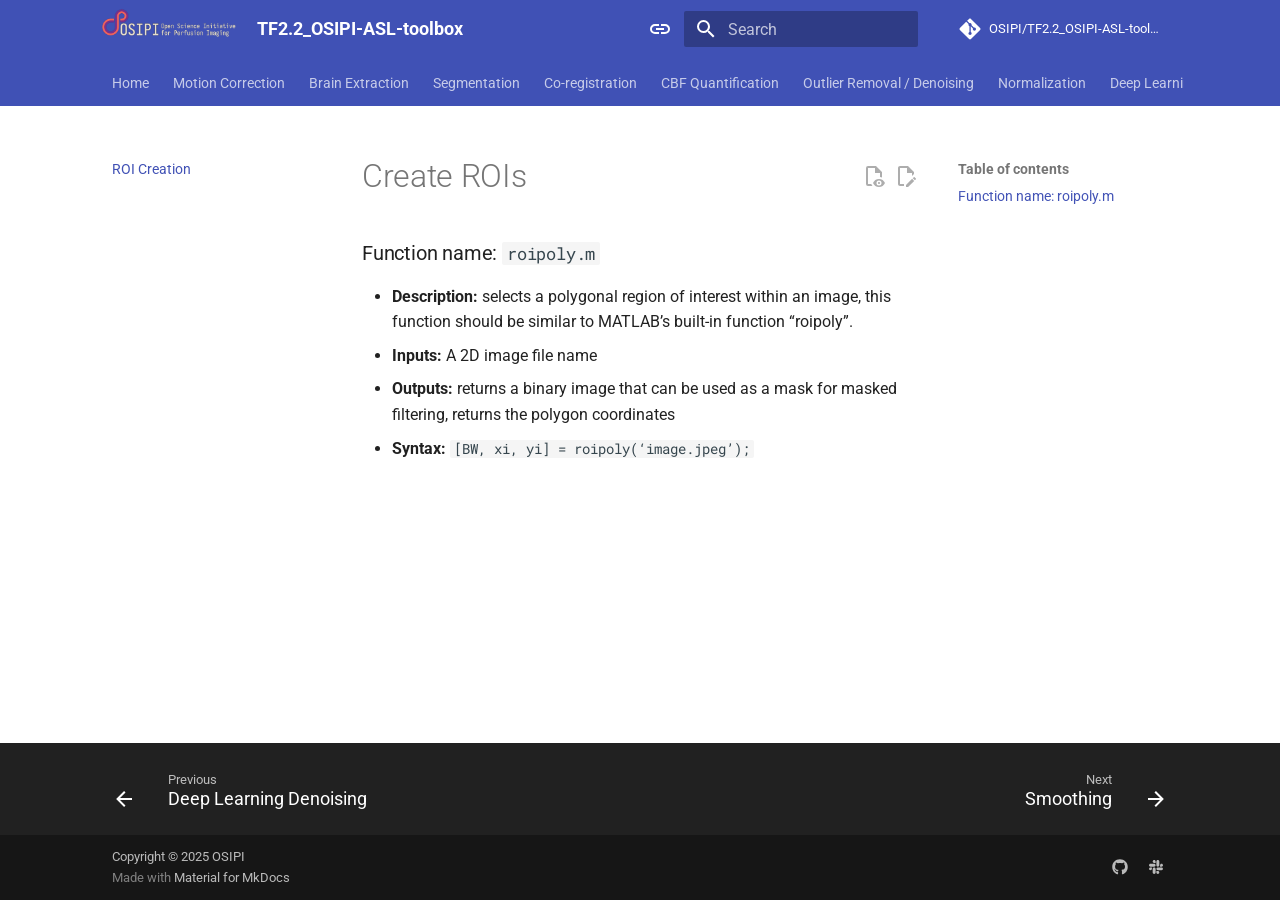
<file: roi_creation/index.html>
<!doctype html><html lang=en class=no-js> <head><meta charset=utf-8><meta name=viewport content="width=device-width,initial-scale=1"><meta name=description content="OSIPI aims to develop resources and best practices for the analysis of perfusion imaging data and interoperability of the analysis results."><meta name=author content=OSIPI><link href=https://osipi.github.io/TF2.2_OSIPI-ASL-toolbox/roi_creation/ rel=canonical><link href=../deep_learning/ rel=prev><link href=../smoothing/ rel=next><link rel=icon href=../assets/osipiImgs/OSIPI_logo_only_square.png><meta name=generator content="mkdocs-1.6.1, mkdocs-material-9.7.7"><title>ROI Creation - TF2.2_OSIPI-ASL-toolbox</title><link rel=stylesheet href=../assets/stylesheets/main.ec1eaa64.min.css><link rel=stylesheet href=../assets/stylesheets/palette.ab4e12ef.min.css><link rel=preconnect href=https://fonts.gstatic.com crossorigin><link rel=stylesheet href="https://fonts.googleapis.com/css?family=Roboto:300,300i,400,400i,700,700i%7CRoboto+Mono:400,400i,700,700i&display=fallback"><style>:root{--md-text-font:"Roboto";--md-code-font:"Roboto Mono"}</style><link rel=stylesheet href=../assets/stylesheets/extra.css><script>__md_scope=new URL("..",location),__md_hash=e=>[...e].reduce(((e,_)=>(e<<5)-e+_.charCodeAt(0)),0),__md_get=(e,_=localStorage,t=__md_scope)=>JSON.parse(_.getItem(t.pathname+"."+e)),__md_set=(e,_,t=localStorage,a=__md_scope)=>{try{t.setItem(a.pathname+"."+e,JSON.stringify(_))}catch(e){}}</script></head> <body dir=ltr data-md-color-scheme=default data-md-color-primary=indigo data-md-color-accent=indigo> <input class=md-toggle data-md-toggle=drawer type=checkbox id=__drawer autocomplete=off> <input class=md-toggle data-md-toggle=search type=checkbox id=__search autocomplete=off> <label class=md-overlay for=__drawer></label> <div data-md-component=skip> <a href=#create-rois class=md-skip> Skip to content </a> </div> <div data-md-component=announce> </div> <header class=md-header data-md-component=header> <nav class="md-header__inner md-grid" aria-label=Header> <a href=.. title=TF2.2_OSIPI-ASL-toolbox class="md-header__button md-logo" aria-label=TF2.2_OSIPI-ASL-toolbox data-md-component=logo> <img src=../assets/osipiImgs/OSIPI_logo.png alt=logo> </a> <label class="md-header__button md-icon" for=__drawer> <svg xmlns=http://www.w3.org/2000/svg viewbox="0 0 24 24"><path d="M3 6h18v2H3zm0 5h18v2H3zm0 5h18v2H3z"/></svg> </label> <div class=md-header__title data-md-component=header-title> <div class=md-header__ellipsis> <div class=md-header__topic> <span class=md-ellipsis> TF2.2_OSIPI-ASL-toolbox </span> </div> <div class=md-header__topic data-md-component=header-topic> <span class=md-ellipsis> ROI Creation </span> </div> </div> </div> <form class=md-header__option data-md-component=palette> <input class=md-option data-md-color-media=(prefers-color-scheme) data-md-color-scheme=default data-md-color-primary=indigo data-md-color-accent=indigo aria-label="Switch to light mode" type=radio name=__palette id=__palette_0> <label class="md-header__button md-icon" title="Switch to light mode" for=__palette_1 hidden> <svg xmlns=http://www.w3.org/2000/svg viewbox="0 0 24 24"><path d="M3.9 12c0-1.71 1.39-3.1 3.1-3.1h4V7H7a5 5 0 0 0-5 5 5 5 0 0 0 5 5h4v-1.9H7c-1.71 0-3.1-1.39-3.1-3.1M8 13h8v-2H8zm9-6h-4v1.9h4c1.71 0 3.1 1.39 3.1 3.1s-1.39 3.1-3.1 3.1h-4V17h4a5 5 0 0 0 5-5 5 5 0 0 0-5-5"/></svg> </label> <input class=md-option data-md-color-media="(prefers-color-scheme: light)" data-md-color-scheme=default data-md-color-primary=indigo data-md-color-accent=indigo aria-label="Switch to dark mode" type=radio name=__palette id=__palette_1> <label class="md-header__button md-icon" title="Switch to dark mode" for=__palette_2 hidden> <svg xmlns=http://www.w3.org/2000/svg viewbox="0 0 24 24"><path d="M17 7H7a5 5 0 0 0-5 5 5 5 0 0 0 5 5h10a5 5 0 0 0 5-5 5 5 0 0 0-5-5m0 8a3 3 0 0 1-3-3 3 3 0 0 1 3-3 3 3 0 0 1 3 3 3 3 0 0 1-3 3"/></svg> </label> <input class=md-option data-md-color-media="(prefers-color-scheme: dark)" data-md-color-scheme=slate data-md-color-primary=black data-md-color-accent=indigo aria-label="Switch to system preference" type=radio name=__palette id=__palette_2> <label class="md-header__button md-icon" title="Switch to system preference" for=__palette_0 hidden> <svg xmlns=http://www.w3.org/2000/svg viewbox="0 0 24 24"><path d="M17 7H7a5 5 0 0 0-5 5 5 5 0 0 0 5 5h10a5 5 0 0 0 5-5 5 5 0 0 0-5-5M7 15a3 3 0 0 1-3-3 3 3 0 0 1 3-3 3 3 0 0 1 3 3 3 3 0 0 1-3 3"/></svg> </label> </form> <script>var palette=__md_get("__palette");if(palette&&palette.color){if("(prefers-color-scheme)"===palette.color.media){var media=matchMedia("(prefers-color-scheme: light)"),input=document.querySelector(media.matches?"[data-md-color-media='(prefers-color-scheme: light)']":"[data-md-color-media='(prefers-color-scheme: dark)']");palette.color.media=input.getAttribute("data-md-color-media"),palette.color.scheme=input.getAttribute("data-md-color-scheme"),palette.color.primary=input.getAttribute("data-md-color-primary"),palette.color.accent=input.getAttribute("data-md-color-accent")}for(var[key,value]of Object.entries(palette.color))document.body.setAttribute("data-md-color-"+key,value)}</script> <label class="md-header__button md-icon" for=__search> <svg xmlns=http://www.w3.org/2000/svg viewbox="0 0 24 24"><path d="M9.5 3A6.5 6.5 0 0 1 16 9.5c0 1.61-.59 3.09-1.56 4.23l.27.27h.79l5 5-1.5 1.5-5-5v-.79l-.27-.27A6.52 6.52 0 0 1 9.5 16 6.5 6.5 0 0 1 3 9.5 6.5 6.5 0 0 1 9.5 3m0 2C7 5 5 7 5 9.5S7 14 9.5 14 14 12 14 9.5 12 5 9.5 5"/></svg> </label> <div class=md-search data-md-component=search role=dialog> <label class=md-search__overlay for=__search></label> <div class=md-search__inner role=search> <form class=md-search__form name=search> <input type=text class=md-search__input name=query aria-label=Search placeholder=Search autocapitalize=off autocorrect=off autocomplete=off spellcheck=false data-md-component=search-query required> <label class="md-search__icon md-icon" for=__search> <svg xmlns=http://www.w3.org/2000/svg viewbox="0 0 24 24"><path d="M9.5 3A6.5 6.5 0 0 1 16 9.5c0 1.61-.59 3.09-1.56 4.23l.27.27h.79l5 5-1.5 1.5-5-5v-.79l-.27-.27A6.52 6.52 0 0 1 9.5 16 6.5 6.5 0 0 1 3 9.5 6.5 6.5 0 0 1 9.5 3m0 2C7 5 5 7 5 9.5S7 14 9.5 14 14 12 14 9.5 12 5 9.5 5"/></svg> <svg xmlns=http://www.w3.org/2000/svg viewbox="0 0 24 24"><path d="M20 11v2H8l5.5 5.5-1.42 1.42L4.16 12l7.92-7.92L13.5 5.5 8 11z"/></svg> </label> <nav class=md-search__options aria-label=Search> <a href=javascript:void(0) class="md-search__icon md-icon" title=Share aria-label=Share data-clipboard data-clipboard-text data-md-component=search-share tabindex=-1> <svg xmlns=http://www.w3.org/2000/svg viewbox="0 0 24 24"><path d="M18 16.08c-.76 0-1.44.3-1.96.77L8.91 12.7c.05-.23.09-.46.09-.7s-.04-.47-.09-.7l7.05-4.11c.54.5 1.25.81 2.04.81a3 3 0 0 0 3-3 3 3 0 0 0-3-3 3 3 0 0 0-3 3c0 .24.04.47.09.7L8.04 9.81C7.5 9.31 6.79 9 6 9a3 3 0 0 0-3 3 3 3 0 0 0 3 3c.79 0 1.5-.31 2.04-.81l7.12 4.15c-.05.21-.08.43-.08.66 0 1.61 1.31 2.91 2.92 2.91s2.92-1.3 2.92-2.91A2.92 2.92 0 0 0 18 16.08"/></svg> </a> <button type=reset class="md-search__icon md-icon" title=Clear aria-label=Clear tabindex=-1> <svg xmlns=http://www.w3.org/2000/svg viewbox="0 0 24 24"><path d="M19 6.41 17.59 5 12 10.59 6.41 5 5 6.41 10.59 12 5 17.59 6.41 19 12 13.41 17.59 19 19 17.59 13.41 12z"/></svg> </button> </nav> <div class=md-search__suggest data-md-component=search-suggest></div> </form> <div class=md-search__output> <div class=md-search__scrollwrap tabindex=0 data-md-scrollfix> <div class=md-search-result data-md-component=search-result> <div class=md-search-result__meta> Initializing search </div> <ol class=md-search-result__list role=presentation></ol> </div> </div> </div> </div> </div> <div class=md-header__source> <a href=https://github.com/OSIPI/TF2.2_OSIPI-ASL-toolbox title="Go to repository" class=md-source data-md-component=source> <div class="md-source__icon md-icon"> <svg xmlns=http://www.w3.org/2000/svg viewbox="0 0 448 512"><!-- Font Awesome Free 7.1.0 by @fontawesome - https://fontawesome.com License - https://fontawesome.com/license/free (Icons: CC BY 4.0, Fonts: SIL OFL 1.1, Code: MIT License) Copyright 2025 Fonticons, Inc.--><path d="M439.6 236.1 244 40.5c-5.4-5.5-12.8-8.5-20.4-8.5s-15 3-20.4 8.4L162.5 81l51.5 51.5c27.1-9.1 52.7 16.8 43.4 43.7l49.7 49.7c34.2-11.8 61.2 31 35.5 56.7-26.5 26.5-70.2-2.9-56-37.3L240.3 199v121.9c25.3 12.5 22.3 41.8 9.1 55-6.4 6.4-15.2 10.1-24.3 10.1s-17.8-3.6-24.3-10.1c-17.6-17.6-11.1-46.9 11.2-56v-123c-20.8-8.5-24.6-30.7-18.6-45L142.6 101 8.5 235.1C3 240.6 0 247.9 0 255.5s3 15 8.5 20.4l195.6 195.7c5.4 5.4 12.7 8.4 20.4 8.4s15-3 20.4-8.4l194.7-194.7c5.4-5.4 8.4-12.8 8.4-20.4s-3-15-8.4-20.4"/></svg> </div> <div class=md-source__repository> OSIPI/TF2.2_OSIPI-ASL-toolbox </div> </a> </div> </nav> </header> <div class=md-container data-md-component=container> <nav class=md-tabs aria-label=Tabs data-md-component=tabs> <div class=md-grid> <ul class=md-tabs__list> <li class=md-tabs__item> <a href=.. class=md-tabs__link> Home </a> </li> <li class=md-tabs__item> <a href=../motion_correction/ class=md-tabs__link> Motion Correction </a> </li> <li class=md-tabs__item> <a href=../brain_extraction/ class=md-tabs__link> Brain Extraction </a> </li> <li class=md-tabs__item> <a href=../segmentation/ class=md-tabs__link> Segmentation </a> </li> <li class=md-tabs__item> <a href=../co_registration/ class=md-tabs__link> Co-registration </a> </li> <li class=md-tabs__item> <a href=../cbf_quantification/ class=md-tabs__link> CBF Quantification </a> </li> <li class=md-tabs__item> <a href=../denoising/ class=md-tabs__link> Outlier Removal / Denoising </a> </li> <li class=md-tabs__item> <a href=../normalization/ class=md-tabs__link> Normalization </a> </li> <li class=md-tabs__item> <a href=../deep_learning/ class=md-tabs__link> Deep Learning Denoising </a> </li> <li class="md-tabs__item md-tabs__item--active"> <a href=./ class=md-tabs__link> ROI Creation </a> </li> <li class=md-tabs__item> <a href=../smoothing/ class=md-tabs__link> Smoothing </a> </li> <li class=md-tabs__item> <a href=../additional_tools/ class=md-tabs__link> Additional Functions </a> </li> </ul> </div> </nav> <main class=md-main data-md-component=main> <div class="md-main__inner md-grid"> <div class="md-sidebar md-sidebar--primary" data-md-component=sidebar data-md-type=navigation> <div class=md-sidebar__scrollwrap> <div class=md-sidebar__inner> <nav class="md-nav md-nav--primary md-nav--lifted" aria-label=Navigation data-md-level=0> <label class=md-nav__title for=__drawer> <a href=.. title=TF2.2_OSIPI-ASL-toolbox class="md-nav__button md-logo" aria-label=TF2.2_OSIPI-ASL-toolbox data-md-component=logo> <img src=../assets/osipiImgs/OSIPI_logo.png alt=logo> </a> TF2.2_OSIPI-ASL-toolbox </label> <div class=md-nav__source> <a href=https://github.com/OSIPI/TF2.2_OSIPI-ASL-toolbox title="Go to repository" class=md-source data-md-component=source> <div class="md-source__icon md-icon"> <svg xmlns=http://www.w3.org/2000/svg viewbox="0 0 448 512"><!-- Font Awesome Free 7.1.0 by @fontawesome - https://fontawesome.com License - https://fontawesome.com/license/free (Icons: CC BY 4.0, Fonts: SIL OFL 1.1, Code: MIT License) Copyright 2025 Fonticons, Inc.--><path d="M439.6 236.1 244 40.5c-5.4-5.5-12.8-8.5-20.4-8.5s-15 3-20.4 8.4L162.5 81l51.5 51.5c27.1-9.1 52.7 16.8 43.4 43.7l49.7 49.7c34.2-11.8 61.2 31 35.5 56.7-26.5 26.5-70.2-2.9-56-37.3L240.3 199v121.9c25.3 12.5 22.3 41.8 9.1 55-6.4 6.4-15.2 10.1-24.3 10.1s-17.8-3.6-24.3-10.1c-17.6-17.6-11.1-46.9 11.2-56v-123c-20.8-8.5-24.6-30.7-18.6-45L142.6 101 8.5 235.1C3 240.6 0 247.9 0 255.5s3 15 8.5 20.4l195.6 195.7c5.4 5.4 12.7 8.4 20.4 8.4s15-3 20.4-8.4l194.7-194.7c5.4-5.4 8.4-12.8 8.4-20.4s-3-15-8.4-20.4"/></svg> </div> <div class=md-source__repository> OSIPI/TF2.2_OSIPI-ASL-toolbox </div> </a> </div> <ul class=md-nav__list data-md-scrollfix> <li class=md-nav__item> <a href=.. class=md-nav__link> <span class=md-ellipsis> Home </span> </a> </li> <li class=md-nav__item> <a href=../motion_correction/ class=md-nav__link> <span class=md-ellipsis> Motion Correction </span> </a> </li> <li class=md-nav__item> <a href=../brain_extraction/ class=md-nav__link> <span class=md-ellipsis> Brain Extraction </span> </a> </li> <li class=md-nav__item> <a href=../segmentation/ class=md-nav__link> <span class=md-ellipsis> Segmentation </span> </a> </li> <li class=md-nav__item> <a href=../co_registration/ class=md-nav__link> <span class=md-ellipsis> Co-registration </span> </a> </li> <li class=md-nav__item> <a href=../cbf_quantification/ class=md-nav__link> <span class=md-ellipsis> CBF Quantification </span> </a> </li> <li class=md-nav__item> <a href=../denoising/ class=md-nav__link> <span class=md-ellipsis> Outlier Removal / Denoising </span> </a> </li> <li class=md-nav__item> <a href=../normalization/ class=md-nav__link> <span class=md-ellipsis> Normalization </span> </a> </li> <li class=md-nav__item> <a href=../deep_learning/ class=md-nav__link> <span class=md-ellipsis> Deep Learning Denoising </span> </a> </li> <li class="md-nav__item md-nav__item--active"> <input class="md-nav__toggle md-toggle" type=checkbox id=__toc> <label class="md-nav__link md-nav__link--active" for=__toc> <span class=md-ellipsis> ROI Creation </span> <span class="md-nav__icon md-icon"></span> </label> <a href=./ class="md-nav__link md-nav__link--active"> <span class=md-ellipsis> ROI Creation </span> </a> <nav class="md-nav md-nav--secondary" aria-label="Table of contents"> <label class=md-nav__title for=__toc> <span class="md-nav__icon md-icon"></span> Table of contents </label> <ul class=md-nav__list data-md-component=toc data-md-scrollfix> <li class=md-nav__item> <a href=#function-name-roipolym class=md-nav__link> <span class=md-ellipsis> Function name: roipoly.m </span> </a> </li> </ul> </nav> </li> <li class=md-nav__item> <a href=../smoothing/ class=md-nav__link> <span class=md-ellipsis> Smoothing </span> </a> </li> <li class=md-nav__item> <a href=../additional_tools/ class=md-nav__link> <span class=md-ellipsis> Additional Functions </span> </a> </li> </ul> </nav> </div> </div> </div> <div class="md-sidebar md-sidebar--secondary" data-md-component=sidebar data-md-type=toc> <div class=md-sidebar__scrollwrap> <div class=md-sidebar__inner> <nav class="md-nav md-nav--secondary" aria-label="Table of contents"> <label class=md-nav__title for=__toc> <span class="md-nav__icon md-icon"></span> Table of contents </label> <ul class=md-nav__list data-md-component=toc data-md-scrollfix> <li class=md-nav__item> <a href=#function-name-roipolym class=md-nav__link> <span class=md-ellipsis> Function name: roipoly.m </span> </a> </li> </ul> </nav> </div> </div> </div> <div class=md-content data-md-component=content> <article class="md-content__inner md-typeset"> <a href=https://github.com/OSIPI/TF2.2_OSIPI-ASL-toolbox/edit/master/docs/roi_creation.md title="Edit this page" class="md-content__button md-icon" rel=edit> <svg xmlns=http://www.w3.org/2000/svg viewbox="0 0 24 24"><path d="M10 20H6V4h7v5h5v3.1l2-2V8l-6-6H6c-1.1 0-2 .9-2 2v16c0 1.1.9 2 2 2h4zm10.2-7c.1 0 .3.1.4.2l1.3 1.3c.2.2.2.6 0 .8l-1 1-2.1-2.1 1-1c.1-.1.2-.2.4-.2m0 3.9L14.1 23H12v-2.1l6.1-6.1z"/></svg> </a> <a href=https://github.com/OSIPI/TF2.2_OSIPI-ASL-toolbox/raw/master/docs/roi_creation.md title="View source of this page" class="md-content__button md-icon"> <svg xmlns=http://www.w3.org/2000/svg viewbox="0 0 24 24"><path d="M17 18c.56 0 1 .44 1 1s-.44 1-1 1-1-.44-1-1 .44-1 1-1m0-3c-2.73 0-5.06 1.66-6 4 .94 2.34 3.27 4 6 4s5.06-1.66 6-4c-.94-2.34-3.27-4-6-4m0 6.5a2.5 2.5 0 0 1-2.5-2.5 2.5 2.5 0 0 1 2.5-2.5 2.5 2.5 0 0 1 2.5 2.5 2.5 2.5 0 0 1-2.5 2.5M9.27 20H6V4h7v5h5v4.07c.7.08 1.36.25 2 .49V8l-6-6H6a2 2 0 0 0-2 2v16a2 2 0 0 0 2 2h4.5a8.2 8.2 0 0 1-1.23-2"/></svg> </a> <h1 id=create-rois>Create ROIs<a class=headerlink href=#create-rois title="Permanent link">&para;</a></h1> <h3 id=function-name-roipolym>Function name: <code>roipoly.m</code><a class=headerlink href=#function-name-roipolym title="Permanent link">&para;</a></h3> <ul> <li><strong>Description:</strong> selects a polygonal region of interest within an image, this function should be similar to MATLAB’s built-in function “roipoly”.</li> <li><strong>Inputs:</strong> A 2D image file name</li> <li><strong>Outputs:</strong> returns a binary image that can be used as a mask for masked filtering, returns the polygon coordinates</li> <li><strong>Syntax:</strong> <code>[BW, xi, yi] = roipoly(‘image.jpeg’);</code></li> </ul> </article> </div> <script>var target=document.getElementById(location.hash.slice(1));target&&target.name&&(target.checked=target.name.startsWith("__tabbed_"))</script> </div> <button type=button class="md-top md-icon" data-md-component=top hidden> <svg xmlns=http://www.w3.org/2000/svg viewbox="0 0 24 24"><path d="M13 20h-2V8l-5.5 5.5-1.42-1.42L12 4.16l7.92 7.92-1.42 1.42L13 8z"/></svg> Back to top </button> </main> <footer class=md-footer> <nav class="md-footer__inner md-grid" aria-label=Footer> <a href=../deep_learning/ class="md-footer__link md-footer__link--prev" aria-label="Previous: Deep Learning Denoising"> <div class="md-footer__button md-icon"> <svg xmlns=http://www.w3.org/2000/svg viewbox="0 0 24 24"><path d="M20 11v2H8l5.5 5.5-1.42 1.42L4.16 12l7.92-7.92L13.5 5.5 8 11z"/></svg> </div> <div class=md-footer__title> <span class=md-footer__direction> Previous </span> <div class=md-ellipsis> Deep Learning Denoising </div> </div> </a> <a href=../smoothing/ class="md-footer__link md-footer__link--next" aria-label="Next: Smoothing"> <div class=md-footer__title> <span class=md-footer__direction> Next </span> <div class=md-ellipsis> Smoothing </div> </div> <div class="md-footer__button md-icon"> <svg xmlns=http://www.w3.org/2000/svg viewbox="0 0 24 24"><path d="M4 11v2h12l-5.5 5.5 1.42 1.42L19.84 12l-7.92-7.92L10.5 5.5 16 11z"/></svg> </div> </a> </nav> <div class="md-footer-meta md-typeset"> <div class="md-footer-meta__inner md-grid"> <div class=md-copyright> <div class=md-copyright__highlight> Copyright &copy; 2025 OSIPI </div> Made with <a href=https://squidfunk.github.io/mkdocs-material/ target=_blank rel=noopener> Material for MkDocs </a> </div> <div class=md-social> <a href=https://github.com/OSIPI target=_blank rel=noopener title=github.com class=md-social__link> <svg xmlns=http://www.w3.org/2000/svg viewbox="0 0 512 512"><!-- Font Awesome Free 7.1.0 by @fontawesome - https://fontawesome.com License - https://fontawesome.com/license/free (Icons: CC BY 4.0, Fonts: SIL OFL 1.1, Code: MIT License) Copyright 2025 Fonticons, Inc.--><path d="M173.9 397.4c0 2-2.3 3.6-5.2 3.6-3.3.3-5.6-1.3-5.6-3.6 0-2 2.3-3.6 5.2-3.6 3-.3 5.6 1.3 5.6 3.6m-31.1-4.5c-.7 2 1.3 4.3 4.3 4.9 2.6 1 5.6 0 6.2-2s-1.3-4.3-4.3-5.2c-2.6-.7-5.5.3-6.2 2.3m44.2-1.7c-2.9.7-4.9 2.6-4.6 4.9.3 2 2.9 3.3 5.9 2.6 2.9-.7 4.9-2.6 4.6-4.6-.3-1.9-3-3.2-5.9-2.9M252.8 8C114.1 8 8 113.3 8 252c0 110.9 69.8 205.8 169.5 239.2 12.8 2.3 17.3-5.6 17.3-12.1 0-6.2-.3-40.4-.3-61.4 0 0-70 15-84.7-29.8 0 0-11.4-29.1-27.8-36.6 0 0-22.9-15.7 1.6-15.4 0 0 24.9 2 38.6 25.8 21.9 38.6 58.6 27.5 72.9 20.9 2.3-16 8.8-27.1 16-33.7-55.9-6.2-112.3-14.3-112.3-110.5 0-27.5 7.6-41.3 23.6-58.9-2.6-6.5-11.1-33.3 2.6-67.9 20.9-6.5 69 27 69 27 20-5.6 41.5-8.5 62.8-8.5s42.8 2.9 62.8 8.5c0 0 48.1-33.6 69-27 13.7 34.7 5.2 61.4 2.6 67.9 16 17.7 25.8 31.5 25.8 58.9 0 96.5-58.9 104.2-114.8 110.5 9.2 7.9 17 22.9 17 46.4 0 33.7-.3 75.4-.3 83.6 0 6.5 4.6 14.4 17.3 12.1C436.2 457.8 504 362.9 504 252 504 113.3 391.5 8 252.8 8M105.2 352.9c-1.3 1-1 3.3.7 5.2 1.6 1.6 3.9 2.3 5.2 1 1.3-1 1-3.3-.7-5.2-1.6-1.6-3.9-2.3-5.2-1m-10.8-8.1c-.7 1.3.3 2.9 2.3 3.9 1.6 1 3.6.7 4.3-.7.7-1.3-.3-2.9-2.3-3.9-2-.6-3.6-.3-4.3.7m32.4 35.6c-1.6 1.3-1 4.3 1.3 6.2 2.3 2.3 5.2 2.6 6.5 1 1.3-1.3.7-4.3-1.3-6.2-2.2-2.3-5.2-2.6-6.5-1m-11.4-14.7c-1.6 1-1.6 3.6 0 5.9s4.3 3.3 5.6 2.3c1.6-1.3 1.6-3.9 0-6.2-1.4-2.3-4-3.3-5.6-2"/></svg> </a> <a href=https://app.slack.com/client/TFGVCE9HS target=_blank rel=noopener title=app.slack.com class=md-social__link> <svg xmlns=http://www.w3.org/2000/svg viewbox="0 0 448 512"><!-- Font Awesome Free 7.1.0 by @fontawesome - https://fontawesome.com License - https://fontawesome.com/license/free (Icons: CC BY 4.0, Fonts: SIL OFL 1.1, Code: MIT License) Copyright 2025 Fonticons, Inc.--><path d="M94.1 315.1c0 25.9-21.2 47.1-47.1 47.1S0 341 0 315.1 21.2 268 47.1 268h47.1v47.1zm23.7 0c0-25.9 21.2-47.1 47.1-47.1s47.1 21.2 47.1 47.1v117.8c0 25.9-21.2 47.1-47.1 47.1s-47.1-21.2-47.1-47.1zm47.1-189c-25.9 0-47.1-21.2-47.1-47.1s21.2-47 47.1-47S212 53.2 212 79.1v47.1h-47.1zm0 23.7c25.9 0 47.1 21.2 47.1 47.1S190.8 244 164.9 244H47.1C21.2 244 0 222.8 0 196.9s21.2-47.1 47.1-47.1zm189 47.1c0-25.9 21.2-47.1 47.1-47.1s47 21.2 47 47.1-21.2 47.1-47.1 47.1h-47.1v-47.1zm-23.7 0c0 25.9-21.2 47.1-47.1 47.1S236 222.8 236 196.9V79.1c0-25.9 21.2-47.1 47.1-47.1s47.1 21.2 47.1 47.1zm-47.1 189c25.9 0 47.1 21.2 47.1 47.1s-21.2 47-47.1 47-47.1-21.2-47.1-47.1v-47.1h47.1zm0-23.7c-25.9 0-47.1-21.2-47.1-47.1s21.2-47.1 47.1-47.1h117.8c25.9 0 47.1 21.2 47.1 47.1s-21.2 47.1-47.1 47.1z"/></svg> </a> </div> </div> </div> </footer> </div> <div class=md-dialog data-md-component=dialog> <div class="md-dialog__inner md-typeset"></div> </div> <script id=__config type=application/json>{"annotate": null, "base": "..", "features": ["announce.dismiss", "content.action.edit", "content.action.view", "content.code.annotate", "content.code.copy", "content.tooltips", "navigation.footer", "navigation.indexes", "navigation.tabs", "navigation.top", "navigation.tracking", "search.highlight", "search.share", "search.suggest", "toc.follow"], "search": "../assets/javascripts/workers/search.2c215733.min.js", "tags": null, "translations": {"clipboard.copied": "Copied to clipboard", "clipboard.copy": "Copy to clipboard", "search.result.more.one": "1 more on this page", "search.result.more.other": "# more on this page", "search.result.none": "No matching documents", "search.result.one": "1 matching document", "search.result.other": "# matching documents", "search.result.placeholder": "Type to start searching", "search.result.term.missing": "Missing", "select.version": "Select version"}, "version": null}</script> <script src=../assets/javascripts/bundle.d7400e89.min.js></script> </body> </html>
</file>
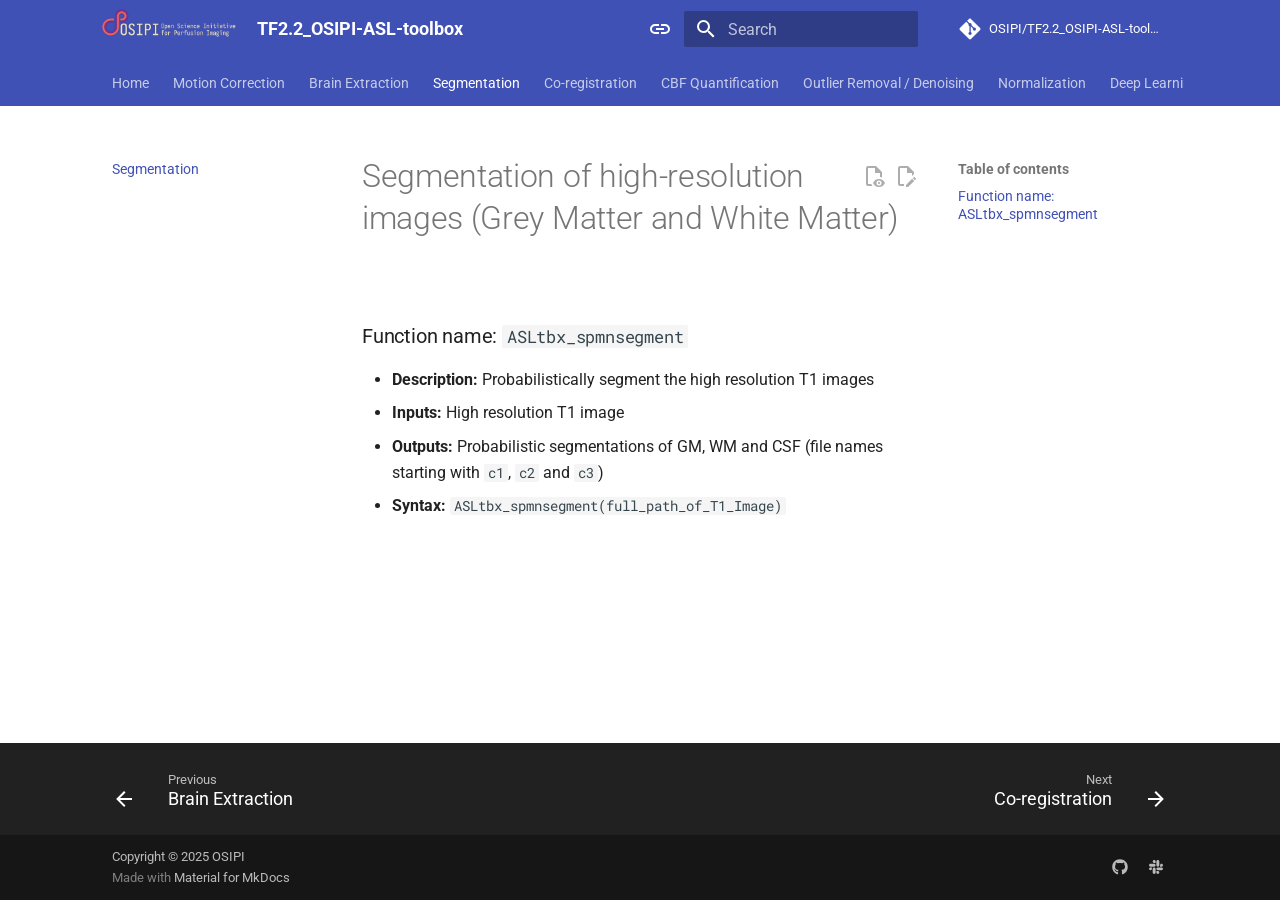
<file: segmentation/index.html>
<!doctype html><html lang=en class=no-js> <head><meta charset=utf-8><meta name=viewport content="width=device-width,initial-scale=1"><meta name=description content="OSIPI aims to develop resources and best practices for the analysis of perfusion imaging data and interoperability of the analysis results."><meta name=author content=OSIPI><link href=https://osipi.github.io/TF2.2_OSIPI-ASL-toolbox/segmentation/ rel=canonical><link href=../brain_extraction/ rel=prev><link href=../co_registration/ rel=next><link rel=icon href=../assets/osipiImgs/OSIPI_logo_only_square.png><meta name=generator content="mkdocs-1.6.1, mkdocs-material-9.7.7"><title>Segmentation - TF2.2_OSIPI-ASL-toolbox</title><link rel=stylesheet href=../assets/stylesheets/main.ec1eaa64.min.css><link rel=stylesheet href=../assets/stylesheets/palette.ab4e12ef.min.css><link rel=preconnect href=https://fonts.gstatic.com crossorigin><link rel=stylesheet href="https://fonts.googleapis.com/css?family=Roboto:300,300i,400,400i,700,700i%7CRoboto+Mono:400,400i,700,700i&display=fallback"><style>:root{--md-text-font:"Roboto";--md-code-font:"Roboto Mono"}</style><link rel=stylesheet href=../assets/stylesheets/extra.css><script>__md_scope=new URL("..",location),__md_hash=e=>[...e].reduce(((e,_)=>(e<<5)-e+_.charCodeAt(0)),0),__md_get=(e,_=localStorage,t=__md_scope)=>JSON.parse(_.getItem(t.pathname+"."+e)),__md_set=(e,_,t=localStorage,a=__md_scope)=>{try{t.setItem(a.pathname+"."+e,JSON.stringify(_))}catch(e){}}</script></head> <body dir=ltr data-md-color-scheme=default data-md-color-primary=indigo data-md-color-accent=indigo> <input class=md-toggle data-md-toggle=drawer type=checkbox id=__drawer autocomplete=off> <input class=md-toggle data-md-toggle=search type=checkbox id=__search autocomplete=off> <label class=md-overlay for=__drawer></label> <div data-md-component=skip> <a href=#segmentation-of-high-resolution-images-grey-matter-and-white-matter class=md-skip> Skip to content </a> </div> <div data-md-component=announce> </div> <header class=md-header data-md-component=header> <nav class="md-header__inner md-grid" aria-label=Header> <a href=.. title=TF2.2_OSIPI-ASL-toolbox class="md-header__button md-logo" aria-label=TF2.2_OSIPI-ASL-toolbox data-md-component=logo> <img src=../assets/osipiImgs/OSIPI_logo.png alt=logo> </a> <label class="md-header__button md-icon" for=__drawer> <svg xmlns=http://www.w3.org/2000/svg viewbox="0 0 24 24"><path d="M3 6h18v2H3zm0 5h18v2H3zm0 5h18v2H3z"/></svg> </label> <div class=md-header__title data-md-component=header-title> <div class=md-header__ellipsis> <div class=md-header__topic> <span class=md-ellipsis> TF2.2_OSIPI-ASL-toolbox </span> </div> <div class=md-header__topic data-md-component=header-topic> <span class=md-ellipsis> Segmentation </span> </div> </div> </div> <form class=md-header__option data-md-component=palette> <input class=md-option data-md-color-media=(prefers-color-scheme) data-md-color-scheme=default data-md-color-primary=indigo data-md-color-accent=indigo aria-label="Switch to light mode" type=radio name=__palette id=__palette_0> <label class="md-header__button md-icon" title="Switch to light mode" for=__palette_1 hidden> <svg xmlns=http://www.w3.org/2000/svg viewbox="0 0 24 24"><path d="M3.9 12c0-1.71 1.39-3.1 3.1-3.1h4V7H7a5 5 0 0 0-5 5 5 5 0 0 0 5 5h4v-1.9H7c-1.71 0-3.1-1.39-3.1-3.1M8 13h8v-2H8zm9-6h-4v1.9h4c1.71 0 3.1 1.39 3.1 3.1s-1.39 3.1-3.1 3.1h-4V17h4a5 5 0 0 0 5-5 5 5 0 0 0-5-5"/></svg> </label> <input class=md-option data-md-color-media="(prefers-color-scheme: light)" data-md-color-scheme=default data-md-color-primary=indigo data-md-color-accent=indigo aria-label="Switch to dark mode" type=radio name=__palette id=__palette_1> <label class="md-header__button md-icon" title="Switch to dark mode" for=__palette_2 hidden> <svg xmlns=http://www.w3.org/2000/svg viewbox="0 0 24 24"><path d="M17 7H7a5 5 0 0 0-5 5 5 5 0 0 0 5 5h10a5 5 0 0 0 5-5 5 5 0 0 0-5-5m0 8a3 3 0 0 1-3-3 3 3 0 0 1 3-3 3 3 0 0 1 3 3 3 3 0 0 1-3 3"/></svg> </label> <input class=md-option data-md-color-media="(prefers-color-scheme: dark)" data-md-color-scheme=slate data-md-color-primary=black data-md-color-accent=indigo aria-label="Switch to system preference" type=radio name=__palette id=__palette_2> <label class="md-header__button md-icon" title="Switch to system preference" for=__palette_0 hidden> <svg xmlns=http://www.w3.org/2000/svg viewbox="0 0 24 24"><path d="M17 7H7a5 5 0 0 0-5 5 5 5 0 0 0 5 5h10a5 5 0 0 0 5-5 5 5 0 0 0-5-5M7 15a3 3 0 0 1-3-3 3 3 0 0 1 3-3 3 3 0 0 1 3 3 3 3 0 0 1-3 3"/></svg> </label> </form> <script>var palette=__md_get("__palette");if(palette&&palette.color){if("(prefers-color-scheme)"===palette.color.media){var media=matchMedia("(prefers-color-scheme: light)"),input=document.querySelector(media.matches?"[data-md-color-media='(prefers-color-scheme: light)']":"[data-md-color-media='(prefers-color-scheme: dark)']");palette.color.media=input.getAttribute("data-md-color-media"),palette.color.scheme=input.getAttribute("data-md-color-scheme"),palette.color.primary=input.getAttribute("data-md-color-primary"),palette.color.accent=input.getAttribute("data-md-color-accent")}for(var[key,value]of Object.entries(palette.color))document.body.setAttribute("data-md-color-"+key,value)}</script> <label class="md-header__button md-icon" for=__search> <svg xmlns=http://www.w3.org/2000/svg viewbox="0 0 24 24"><path d="M9.5 3A6.5 6.5 0 0 1 16 9.5c0 1.61-.59 3.09-1.56 4.23l.27.27h.79l5 5-1.5 1.5-5-5v-.79l-.27-.27A6.52 6.52 0 0 1 9.5 16 6.5 6.5 0 0 1 3 9.5 6.5 6.5 0 0 1 9.5 3m0 2C7 5 5 7 5 9.5S7 14 9.5 14 14 12 14 9.5 12 5 9.5 5"/></svg> </label> <div class=md-search data-md-component=search role=dialog> <label class=md-search__overlay for=__search></label> <div class=md-search__inner role=search> <form class=md-search__form name=search> <input type=text class=md-search__input name=query aria-label=Search placeholder=Search autocapitalize=off autocorrect=off autocomplete=off spellcheck=false data-md-component=search-query required> <label class="md-search__icon md-icon" for=__search> <svg xmlns=http://www.w3.org/2000/svg viewbox="0 0 24 24"><path d="M9.5 3A6.5 6.5 0 0 1 16 9.5c0 1.61-.59 3.09-1.56 4.23l.27.27h.79l5 5-1.5 1.5-5-5v-.79l-.27-.27A6.52 6.52 0 0 1 9.5 16 6.5 6.5 0 0 1 3 9.5 6.5 6.5 0 0 1 9.5 3m0 2C7 5 5 7 5 9.5S7 14 9.5 14 14 12 14 9.5 12 5 9.5 5"/></svg> <svg xmlns=http://www.w3.org/2000/svg viewbox="0 0 24 24"><path d="M20 11v2H8l5.5 5.5-1.42 1.42L4.16 12l7.92-7.92L13.5 5.5 8 11z"/></svg> </label> <nav class=md-search__options aria-label=Search> <a href=javascript:void(0) class="md-search__icon md-icon" title=Share aria-label=Share data-clipboard data-clipboard-text data-md-component=search-share tabindex=-1> <svg xmlns=http://www.w3.org/2000/svg viewbox="0 0 24 24"><path d="M18 16.08c-.76 0-1.44.3-1.96.77L8.91 12.7c.05-.23.09-.46.09-.7s-.04-.47-.09-.7l7.05-4.11c.54.5 1.25.81 2.04.81a3 3 0 0 0 3-3 3 3 0 0 0-3-3 3 3 0 0 0-3 3c0 .24.04.47.09.7L8.04 9.81C7.5 9.31 6.79 9 6 9a3 3 0 0 0-3 3 3 3 0 0 0 3 3c.79 0 1.5-.31 2.04-.81l7.12 4.15c-.05.21-.08.43-.08.66 0 1.61 1.31 2.91 2.92 2.91s2.92-1.3 2.92-2.91A2.92 2.92 0 0 0 18 16.08"/></svg> </a> <button type=reset class="md-search__icon md-icon" title=Clear aria-label=Clear tabindex=-1> <svg xmlns=http://www.w3.org/2000/svg viewbox="0 0 24 24"><path d="M19 6.41 17.59 5 12 10.59 6.41 5 5 6.41 10.59 12 5 17.59 6.41 19 12 13.41 17.59 19 19 17.59 13.41 12z"/></svg> </button> </nav> <div class=md-search__suggest data-md-component=search-suggest></div> </form> <div class=md-search__output> <div class=md-search__scrollwrap tabindex=0 data-md-scrollfix> <div class=md-search-result data-md-component=search-result> <div class=md-search-result__meta> Initializing search </div> <ol class=md-search-result__list role=presentation></ol> </div> </div> </div> </div> </div> <div class=md-header__source> <a href=https://github.com/OSIPI/TF2.2_OSIPI-ASL-toolbox title="Go to repository" class=md-source data-md-component=source> <div class="md-source__icon md-icon"> <svg xmlns=http://www.w3.org/2000/svg viewbox="0 0 448 512"><!-- Font Awesome Free 7.1.0 by @fontawesome - https://fontawesome.com License - https://fontawesome.com/license/free (Icons: CC BY 4.0, Fonts: SIL OFL 1.1, Code: MIT License) Copyright 2025 Fonticons, Inc.--><path d="M439.6 236.1 244 40.5c-5.4-5.5-12.8-8.5-20.4-8.5s-15 3-20.4 8.4L162.5 81l51.5 51.5c27.1-9.1 52.7 16.8 43.4 43.7l49.7 49.7c34.2-11.8 61.2 31 35.5 56.7-26.5 26.5-70.2-2.9-56-37.3L240.3 199v121.9c25.3 12.5 22.3 41.8 9.1 55-6.4 6.4-15.2 10.1-24.3 10.1s-17.8-3.6-24.3-10.1c-17.6-17.6-11.1-46.9 11.2-56v-123c-20.8-8.5-24.6-30.7-18.6-45L142.6 101 8.5 235.1C3 240.6 0 247.9 0 255.5s3 15 8.5 20.4l195.6 195.7c5.4 5.4 12.7 8.4 20.4 8.4s15-3 20.4-8.4l194.7-194.7c5.4-5.4 8.4-12.8 8.4-20.4s-3-15-8.4-20.4"/></svg> </div> <div class=md-source__repository> OSIPI/TF2.2_OSIPI-ASL-toolbox </div> </a> </div> </nav> </header> <div class=md-container data-md-component=container> <nav class=md-tabs aria-label=Tabs data-md-component=tabs> <div class=md-grid> <ul class=md-tabs__list> <li class=md-tabs__item> <a href=.. class=md-tabs__link> Home </a> </li> <li class=md-tabs__item> <a href=../motion_correction/ class=md-tabs__link> Motion Correction </a> </li> <li class=md-tabs__item> <a href=../brain_extraction/ class=md-tabs__link> Brain Extraction </a> </li> <li class="md-tabs__item md-tabs__item--active"> <a href=./ class=md-tabs__link> Segmentation </a> </li> <li class=md-tabs__item> <a href=../co_registration/ class=md-tabs__link> Co-registration </a> </li> <li class=md-tabs__item> <a href=../cbf_quantification/ class=md-tabs__link> CBF Quantification </a> </li> <li class=md-tabs__item> <a href=../denoising/ class=md-tabs__link> Outlier Removal / Denoising </a> </li> <li class=md-tabs__item> <a href=../normalization/ class=md-tabs__link> Normalization </a> </li> <li class=md-tabs__item> <a href=../deep_learning/ class=md-tabs__link> Deep Learning Denoising </a> </li> <li class=md-tabs__item> <a href=../roi_creation/ class=md-tabs__link> ROI Creation </a> </li> <li class=md-tabs__item> <a href=../smoothing/ class=md-tabs__link> Smoothing </a> </li> <li class=md-tabs__item> <a href=../additional_tools/ class=md-tabs__link> Additional Functions </a> </li> </ul> </div> </nav> <main class=md-main data-md-component=main> <div class="md-main__inner md-grid"> <div class="md-sidebar md-sidebar--primary" data-md-component=sidebar data-md-type=navigation> <div class=md-sidebar__scrollwrap> <div class=md-sidebar__inner> <nav class="md-nav md-nav--primary md-nav--lifted" aria-label=Navigation data-md-level=0> <label class=md-nav__title for=__drawer> <a href=.. title=TF2.2_OSIPI-ASL-toolbox class="md-nav__button md-logo" aria-label=TF2.2_OSIPI-ASL-toolbox data-md-component=logo> <img src=../assets/osipiImgs/OSIPI_logo.png alt=logo> </a> TF2.2_OSIPI-ASL-toolbox </label> <div class=md-nav__source> <a href=https://github.com/OSIPI/TF2.2_OSIPI-ASL-toolbox title="Go to repository" class=md-source data-md-component=source> <div class="md-source__icon md-icon"> <svg xmlns=http://www.w3.org/2000/svg viewbox="0 0 448 512"><!-- Font Awesome Free 7.1.0 by @fontawesome - https://fontawesome.com License - https://fontawesome.com/license/free (Icons: CC BY 4.0, Fonts: SIL OFL 1.1, Code: MIT License) Copyright 2025 Fonticons, Inc.--><path d="M439.6 236.1 244 40.5c-5.4-5.5-12.8-8.5-20.4-8.5s-15 3-20.4 8.4L162.5 81l51.5 51.5c27.1-9.1 52.7 16.8 43.4 43.7l49.7 49.7c34.2-11.8 61.2 31 35.5 56.7-26.5 26.5-70.2-2.9-56-37.3L240.3 199v121.9c25.3 12.5 22.3 41.8 9.1 55-6.4 6.4-15.2 10.1-24.3 10.1s-17.8-3.6-24.3-10.1c-17.6-17.6-11.1-46.9 11.2-56v-123c-20.8-8.5-24.6-30.7-18.6-45L142.6 101 8.5 235.1C3 240.6 0 247.9 0 255.5s3 15 8.5 20.4l195.6 195.7c5.4 5.4 12.7 8.4 20.4 8.4s15-3 20.4-8.4l194.7-194.7c5.4-5.4 8.4-12.8 8.4-20.4s-3-15-8.4-20.4"/></svg> </div> <div class=md-source__repository> OSIPI/TF2.2_OSIPI-ASL-toolbox </div> </a> </div> <ul class=md-nav__list data-md-scrollfix> <li class=md-nav__item> <a href=.. class=md-nav__link> <span class=md-ellipsis> Home </span> </a> </li> <li class=md-nav__item> <a href=../motion_correction/ class=md-nav__link> <span class=md-ellipsis> Motion Correction </span> </a> </li> <li class=md-nav__item> <a href=../brain_extraction/ class=md-nav__link> <span class=md-ellipsis> Brain Extraction </span> </a> </li> <li class="md-nav__item md-nav__item--active"> <input class="md-nav__toggle md-toggle" type=checkbox id=__toc> <label class="md-nav__link md-nav__link--active" for=__toc> <span class=md-ellipsis> Segmentation </span> <span class="md-nav__icon md-icon"></span> </label> <a href=./ class="md-nav__link md-nav__link--active"> <span class=md-ellipsis> Segmentation </span> </a> <nav class="md-nav md-nav--secondary" aria-label="Table of contents"> <label class=md-nav__title for=__toc> <span class="md-nav__icon md-icon"></span> Table of contents </label> <ul class=md-nav__list data-md-component=toc data-md-scrollfix> <li class=md-nav__item> <a href=#function-name-asltbx_spmnsegment class=md-nav__link> <span class=md-ellipsis> Function name: ASLtbx_spmnsegment </span> </a> </li> </ul> </nav> </li> <li class=md-nav__item> <a href=../co_registration/ class=md-nav__link> <span class=md-ellipsis> Co-registration </span> </a> </li> <li class=md-nav__item> <a href=../cbf_quantification/ class=md-nav__link> <span class=md-ellipsis> CBF Quantification </span> </a> </li> <li class=md-nav__item> <a href=../denoising/ class=md-nav__link> <span class=md-ellipsis> Outlier Removal / Denoising </span> </a> </li> <li class=md-nav__item> <a href=../normalization/ class=md-nav__link> <span class=md-ellipsis> Normalization </span> </a> </li> <li class=md-nav__item> <a href=../deep_learning/ class=md-nav__link> <span class=md-ellipsis> Deep Learning Denoising </span> </a> </li> <li class=md-nav__item> <a href=../roi_creation/ class=md-nav__link> <span class=md-ellipsis> ROI Creation </span> </a> </li> <li class=md-nav__item> <a href=../smoothing/ class=md-nav__link> <span class=md-ellipsis> Smoothing </span> </a> </li> <li class=md-nav__item> <a href=../additional_tools/ class=md-nav__link> <span class=md-ellipsis> Additional Functions </span> </a> </li> </ul> </nav> </div> </div> </div> <div class="md-sidebar md-sidebar--secondary" data-md-component=sidebar data-md-type=toc> <div class=md-sidebar__scrollwrap> <div class=md-sidebar__inner> <nav class="md-nav md-nav--secondary" aria-label="Table of contents"> <label class=md-nav__title for=__toc> <span class="md-nav__icon md-icon"></span> Table of contents </label> <ul class=md-nav__list data-md-component=toc data-md-scrollfix> <li class=md-nav__item> <a href=#function-name-asltbx_spmnsegment class=md-nav__link> <span class=md-ellipsis> Function name: ASLtbx_spmnsegment </span> </a> </li> </ul> </nav> </div> </div> </div> <div class=md-content data-md-component=content> <article class="md-content__inner md-typeset"> <a href=https://github.com/OSIPI/TF2.2_OSIPI-ASL-toolbox/edit/master/docs/segmentation.md title="Edit this page" class="md-content__button md-icon" rel=edit> <svg xmlns=http://www.w3.org/2000/svg viewbox="0 0 24 24"><path d="M10 20H6V4h7v5h5v3.1l2-2V8l-6-6H6c-1.1 0-2 .9-2 2v16c0 1.1.9 2 2 2h4zm10.2-7c.1 0 .3.1.4.2l1.3 1.3c.2.2.2.6 0 .8l-1 1-2.1-2.1 1-1c.1-.1.2-.2.4-.2m0 3.9L14.1 23H12v-2.1l6.1-6.1z"/></svg> </a> <a href=https://github.com/OSIPI/TF2.2_OSIPI-ASL-toolbox/raw/master/docs/segmentation.md title="View source of this page" class="md-content__button md-icon"> <svg xmlns=http://www.w3.org/2000/svg viewbox="0 0 24 24"><path d="M17 18c.56 0 1 .44 1 1s-.44 1-1 1-1-.44-1-1 .44-1 1-1m0-3c-2.73 0-5.06 1.66-6 4 .94 2.34 3.27 4 6 4s5.06-1.66 6-4c-.94-2.34-3.27-4-6-4m0 6.5a2.5 2.5 0 0 1-2.5-2.5 2.5 2.5 0 0 1 2.5-2.5 2.5 2.5 0 0 1 2.5 2.5 2.5 2.5 0 0 1-2.5 2.5M9.27 20H6V4h7v5h5v4.07c.7.08 1.36.25 2 .49V8l-6-6H6a2 2 0 0 0-2 2v16a2 2 0 0 0 2 2h4.5a8.2 8.2 0 0 1-1.23-2"/></svg> </a> <h1 id=segmentation-of-high-resolution-images-grey-matter-and-white-matter>Segmentation of high-resolution images (Grey Matter and White Matter)<a class=headerlink href=#segmentation-of-high-resolution-images-grey-matter-and-white-matter title="Permanent link">&para;</a></h1> <h3 id=function-name-asltbx_spmnsegment>Function name: <code>ASLtbx_spmnsegment</code><a class=headerlink href=#function-name-asltbx_spmnsegment title="Permanent link">&para;</a></h3> <ul> <li><strong>Description:</strong> Probabilistically segment the high resolution T1 images</li> <li><strong>Inputs:</strong> High resolution T1 image</li> <li><strong>Outputs:</strong> Probabilistic segmentations of GM, WM and CSF (file names starting with <code>c1</code>, <code>c2</code> and <code>c3</code>)</li> <li><strong>Syntax:</strong> <code>ASLtbx_spmnsegment(full_path_of_T1_Image)</code></li> </ul> </article> </div> <script>var target=document.getElementById(location.hash.slice(1));target&&target.name&&(target.checked=target.name.startsWith("__tabbed_"))</script> </div> <button type=button class="md-top md-icon" data-md-component=top hidden> <svg xmlns=http://www.w3.org/2000/svg viewbox="0 0 24 24"><path d="M13 20h-2V8l-5.5 5.5-1.42-1.42L12 4.16l7.92 7.92-1.42 1.42L13 8z"/></svg> Back to top </button> </main> <footer class=md-footer> <nav class="md-footer__inner md-grid" aria-label=Footer> <a href=../brain_extraction/ class="md-footer__link md-footer__link--prev" aria-label="Previous: Brain Extraction"> <div class="md-footer__button md-icon"> <svg xmlns=http://www.w3.org/2000/svg viewbox="0 0 24 24"><path d="M20 11v2H8l5.5 5.5-1.42 1.42L4.16 12l7.92-7.92L13.5 5.5 8 11z"/></svg> </div> <div class=md-footer__title> <span class=md-footer__direction> Previous </span> <div class=md-ellipsis> Brain Extraction </div> </div> </a> <a href=../co_registration/ class="md-footer__link md-footer__link--next" aria-label="Next: Co-registration"> <div class=md-footer__title> <span class=md-footer__direction> Next </span> <div class=md-ellipsis> Co-registration </div> </div> <div class="md-footer__button md-icon"> <svg xmlns=http://www.w3.org/2000/svg viewbox="0 0 24 24"><path d="M4 11v2h12l-5.5 5.5 1.42 1.42L19.84 12l-7.92-7.92L10.5 5.5 16 11z"/></svg> </div> </a> </nav> <div class="md-footer-meta md-typeset"> <div class="md-footer-meta__inner md-grid"> <div class=md-copyright> <div class=md-copyright__highlight> Copyright &copy; 2025 OSIPI </div> Made with <a href=https://squidfunk.github.io/mkdocs-material/ target=_blank rel=noopener> Material for MkDocs </a> </div> <div class=md-social> <a href=https://github.com/OSIPI target=_blank rel=noopener title=github.com class=md-social__link> <svg xmlns=http://www.w3.org/2000/svg viewbox="0 0 512 512"><!-- Font Awesome Free 7.1.0 by @fontawesome - https://fontawesome.com License - https://fontawesome.com/license/free (Icons: CC BY 4.0, Fonts: SIL OFL 1.1, Code: MIT License) Copyright 2025 Fonticons, Inc.--><path d="M173.9 397.4c0 2-2.3 3.6-5.2 3.6-3.3.3-5.6-1.3-5.6-3.6 0-2 2.3-3.6 5.2-3.6 3-.3 5.6 1.3 5.6 3.6m-31.1-4.5c-.7 2 1.3 4.3 4.3 4.9 2.6 1 5.6 0 6.2-2s-1.3-4.3-4.3-5.2c-2.6-.7-5.5.3-6.2 2.3m44.2-1.7c-2.9.7-4.9 2.6-4.6 4.9.3 2 2.9 3.3 5.9 2.6 2.9-.7 4.9-2.6 4.6-4.6-.3-1.9-3-3.2-5.9-2.9M252.8 8C114.1 8 8 113.3 8 252c0 110.9 69.8 205.8 169.5 239.2 12.8 2.3 17.3-5.6 17.3-12.1 0-6.2-.3-40.4-.3-61.4 0 0-70 15-84.7-29.8 0 0-11.4-29.1-27.8-36.6 0 0-22.9-15.7 1.6-15.4 0 0 24.9 2 38.6 25.8 21.9 38.6 58.6 27.5 72.9 20.9 2.3-16 8.8-27.1 16-33.7-55.9-6.2-112.3-14.3-112.3-110.5 0-27.5 7.6-41.3 23.6-58.9-2.6-6.5-11.1-33.3 2.6-67.9 20.9-6.5 69 27 69 27 20-5.6 41.5-8.5 62.8-8.5s42.8 2.9 62.8 8.5c0 0 48.1-33.6 69-27 13.7 34.7 5.2 61.4 2.6 67.9 16 17.7 25.8 31.5 25.8 58.9 0 96.5-58.9 104.2-114.8 110.5 9.2 7.9 17 22.9 17 46.4 0 33.7-.3 75.4-.3 83.6 0 6.5 4.6 14.4 17.3 12.1C436.2 457.8 504 362.9 504 252 504 113.3 391.5 8 252.8 8M105.2 352.9c-1.3 1-1 3.3.7 5.2 1.6 1.6 3.9 2.3 5.2 1 1.3-1 1-3.3-.7-5.2-1.6-1.6-3.9-2.3-5.2-1m-10.8-8.1c-.7 1.3.3 2.9 2.3 3.9 1.6 1 3.6.7 4.3-.7.7-1.3-.3-2.9-2.3-3.9-2-.6-3.6-.3-4.3.7m32.4 35.6c-1.6 1.3-1 4.3 1.3 6.2 2.3 2.3 5.2 2.6 6.5 1 1.3-1.3.7-4.3-1.3-6.2-2.2-2.3-5.2-2.6-6.5-1m-11.4-14.7c-1.6 1-1.6 3.6 0 5.9s4.3 3.3 5.6 2.3c1.6-1.3 1.6-3.9 0-6.2-1.4-2.3-4-3.3-5.6-2"/></svg> </a> <a href=https://app.slack.com/client/TFGVCE9HS target=_blank rel=noopener title=app.slack.com class=md-social__link> <svg xmlns=http://www.w3.org/2000/svg viewbox="0 0 448 512"><!-- Font Awesome Free 7.1.0 by @fontawesome - https://fontawesome.com License - https://fontawesome.com/license/free (Icons: CC BY 4.0, Fonts: SIL OFL 1.1, Code: MIT License) Copyright 2025 Fonticons, Inc.--><path d="M94.1 315.1c0 25.9-21.2 47.1-47.1 47.1S0 341 0 315.1 21.2 268 47.1 268h47.1v47.1zm23.7 0c0-25.9 21.2-47.1 47.1-47.1s47.1 21.2 47.1 47.1v117.8c0 25.9-21.2 47.1-47.1 47.1s-47.1-21.2-47.1-47.1zm47.1-189c-25.9 0-47.1-21.2-47.1-47.1s21.2-47 47.1-47S212 53.2 212 79.1v47.1h-47.1zm0 23.7c25.9 0 47.1 21.2 47.1 47.1S190.8 244 164.9 244H47.1C21.2 244 0 222.8 0 196.9s21.2-47.1 47.1-47.1zm189 47.1c0-25.9 21.2-47.1 47.1-47.1s47 21.2 47 47.1-21.2 47.1-47.1 47.1h-47.1v-47.1zm-23.7 0c0 25.9-21.2 47.1-47.1 47.1S236 222.8 236 196.9V79.1c0-25.9 21.2-47.1 47.1-47.1s47.1 21.2 47.1 47.1zm-47.1 189c25.9 0 47.1 21.2 47.1 47.1s-21.2 47-47.1 47-47.1-21.2-47.1-47.1v-47.1h47.1zm0-23.7c-25.9 0-47.1-21.2-47.1-47.1s21.2-47.1 47.1-47.1h117.8c25.9 0 47.1 21.2 47.1 47.1s-21.2 47.1-47.1 47.1z"/></svg> </a> </div> </div> </div> </footer> </div> <div class=md-dialog data-md-component=dialog> <div class="md-dialog__inner md-typeset"></div> </div> <script id=__config type=application/json>{"annotate": null, "base": "..", "features": ["announce.dismiss", "content.action.edit", "content.action.view", "content.code.annotate", "content.code.copy", "content.tooltips", "navigation.footer", "navigation.indexes", "navigation.tabs", "navigation.top", "navigation.tracking", "search.highlight", "search.share", "search.suggest", "toc.follow"], "search": "../assets/javascripts/workers/search.2c215733.min.js", "tags": null, "translations": {"clipboard.copied": "Copied to clipboard", "clipboard.copy": "Copy to clipboard", "search.result.more.one": "1 more on this page", "search.result.more.other": "# more on this page", "search.result.none": "No matching documents", "search.result.one": "1 matching document", "search.result.other": "# matching documents", "search.result.placeholder": "Type to start searching", "search.result.term.missing": "Missing", "select.version": "Select version"}, "version": null}</script> <script src=../assets/javascripts/bundle.d7400e89.min.js></script> </body> </html>
</file>
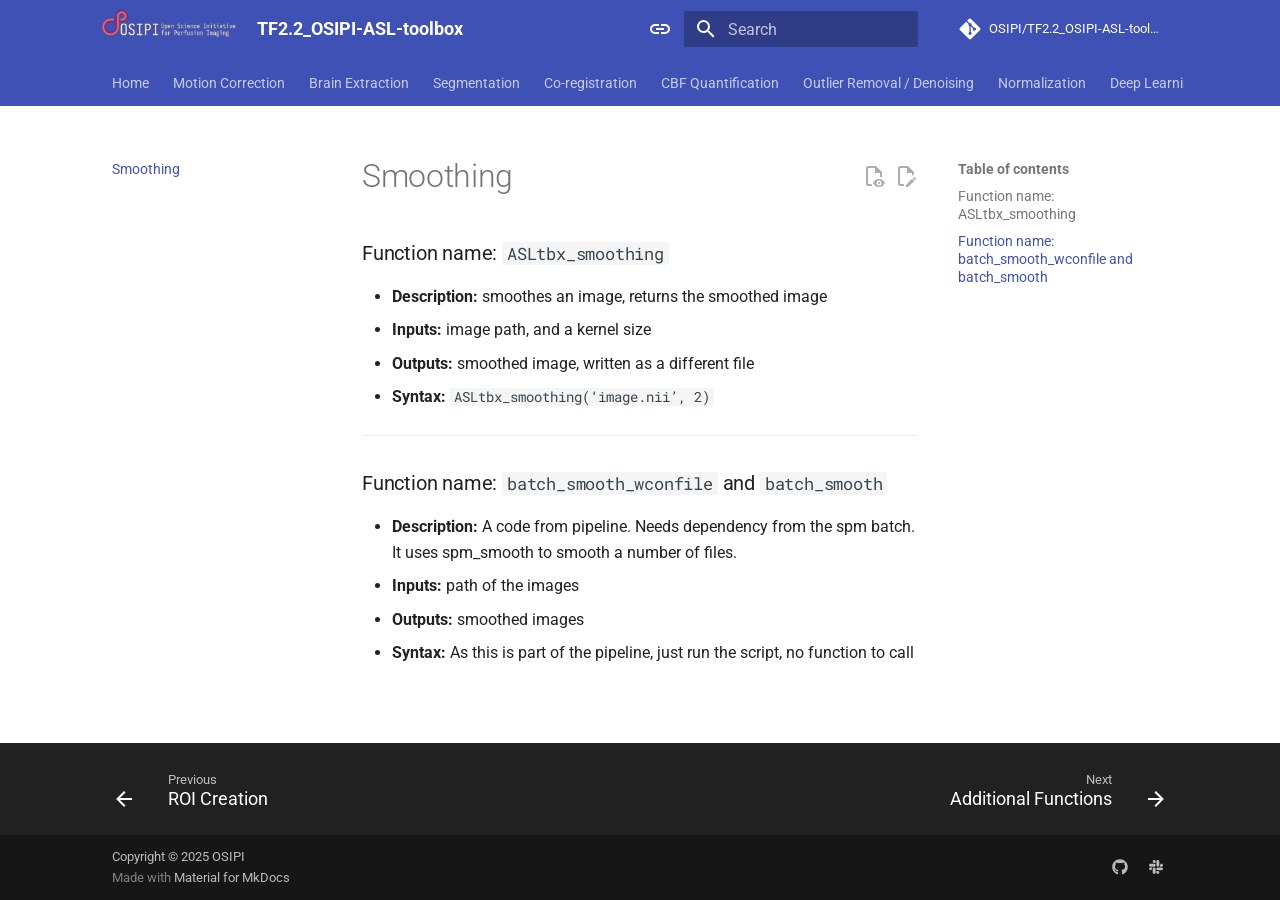
<file: smoothing/index.html>
<!doctype html><html lang=en class=no-js> <head><meta charset=utf-8><meta name=viewport content="width=device-width,initial-scale=1"><meta name=description content="OSIPI aims to develop resources and best practices for the analysis of perfusion imaging data and interoperability of the analysis results."><meta name=author content=OSIPI><link href=https://osipi.github.io/TF2.2_OSIPI-ASL-toolbox/smoothing/ rel=canonical><link href=../roi_creation/ rel=prev><link href=../additional_tools/ rel=next><link rel=icon href=../assets/osipiImgs/OSIPI_logo_only_square.png><meta name=generator content="mkdocs-1.6.1, mkdocs-material-9.7.7"><title>Smoothing - TF2.2_OSIPI-ASL-toolbox</title><link rel=stylesheet href=../assets/stylesheets/main.ec1eaa64.min.css><link rel=stylesheet href=../assets/stylesheets/palette.ab4e12ef.min.css><link rel=preconnect href=https://fonts.gstatic.com crossorigin><link rel=stylesheet href="https://fonts.googleapis.com/css?family=Roboto:300,300i,400,400i,700,700i%7CRoboto+Mono:400,400i,700,700i&display=fallback"><style>:root{--md-text-font:"Roboto";--md-code-font:"Roboto Mono"}</style><link rel=stylesheet href=../assets/stylesheets/extra.css><script>__md_scope=new URL("..",location),__md_hash=e=>[...e].reduce(((e,_)=>(e<<5)-e+_.charCodeAt(0)),0),__md_get=(e,_=localStorage,t=__md_scope)=>JSON.parse(_.getItem(t.pathname+"."+e)),__md_set=(e,_,t=localStorage,a=__md_scope)=>{try{t.setItem(a.pathname+"."+e,JSON.stringify(_))}catch(e){}}</script></head> <body dir=ltr data-md-color-scheme=default data-md-color-primary=indigo data-md-color-accent=indigo> <input class=md-toggle data-md-toggle=drawer type=checkbox id=__drawer autocomplete=off> <input class=md-toggle data-md-toggle=search type=checkbox id=__search autocomplete=off> <label class=md-overlay for=__drawer></label> <div data-md-component=skip> <a href=#smoothing class=md-skip> Skip to content </a> </div> <div data-md-component=announce> </div> <header class=md-header data-md-component=header> <nav class="md-header__inner md-grid" aria-label=Header> <a href=.. title=TF2.2_OSIPI-ASL-toolbox class="md-header__button md-logo" aria-label=TF2.2_OSIPI-ASL-toolbox data-md-component=logo> <img src=../assets/osipiImgs/OSIPI_logo.png alt=logo> </a> <label class="md-header__button md-icon" for=__drawer> <svg xmlns=http://www.w3.org/2000/svg viewbox="0 0 24 24"><path d="M3 6h18v2H3zm0 5h18v2H3zm0 5h18v2H3z"/></svg> </label> <div class=md-header__title data-md-component=header-title> <div class=md-header__ellipsis> <div class=md-header__topic> <span class=md-ellipsis> TF2.2_OSIPI-ASL-toolbox </span> </div> <div class=md-header__topic data-md-component=header-topic> <span class=md-ellipsis> Smoothing </span> </div> </div> </div> <form class=md-header__option data-md-component=palette> <input class=md-option data-md-color-media=(prefers-color-scheme) data-md-color-scheme=default data-md-color-primary=indigo data-md-color-accent=indigo aria-label="Switch to light mode" type=radio name=__palette id=__palette_0> <label class="md-header__button md-icon" title="Switch to light mode" for=__palette_1 hidden> <svg xmlns=http://www.w3.org/2000/svg viewbox="0 0 24 24"><path d="M3.9 12c0-1.71 1.39-3.1 3.1-3.1h4V7H7a5 5 0 0 0-5 5 5 5 0 0 0 5 5h4v-1.9H7c-1.71 0-3.1-1.39-3.1-3.1M8 13h8v-2H8zm9-6h-4v1.9h4c1.71 0 3.1 1.39 3.1 3.1s-1.39 3.1-3.1 3.1h-4V17h4a5 5 0 0 0 5-5 5 5 0 0 0-5-5"/></svg> </label> <input class=md-option data-md-color-media="(prefers-color-scheme: light)" data-md-color-scheme=default data-md-color-primary=indigo data-md-color-accent=indigo aria-label="Switch to dark mode" type=radio name=__palette id=__palette_1> <label class="md-header__button md-icon" title="Switch to dark mode" for=__palette_2 hidden> <svg xmlns=http://www.w3.org/2000/svg viewbox="0 0 24 24"><path d="M17 7H7a5 5 0 0 0-5 5 5 5 0 0 0 5 5h10a5 5 0 0 0 5-5 5 5 0 0 0-5-5m0 8a3 3 0 0 1-3-3 3 3 0 0 1 3-3 3 3 0 0 1 3 3 3 3 0 0 1-3 3"/></svg> </label> <input class=md-option data-md-color-media="(prefers-color-scheme: dark)" data-md-color-scheme=slate data-md-color-primary=black data-md-color-accent=indigo aria-label="Switch to system preference" type=radio name=__palette id=__palette_2> <label class="md-header__button md-icon" title="Switch to system preference" for=__palette_0 hidden> <svg xmlns=http://www.w3.org/2000/svg viewbox="0 0 24 24"><path d="M17 7H7a5 5 0 0 0-5 5 5 5 0 0 0 5 5h10a5 5 0 0 0 5-5 5 5 0 0 0-5-5M7 15a3 3 0 0 1-3-3 3 3 0 0 1 3-3 3 3 0 0 1 3 3 3 3 0 0 1-3 3"/></svg> </label> </form> <script>var palette=__md_get("__palette");if(palette&&palette.color){if("(prefers-color-scheme)"===palette.color.media){var media=matchMedia("(prefers-color-scheme: light)"),input=document.querySelector(media.matches?"[data-md-color-media='(prefers-color-scheme: light)']":"[data-md-color-media='(prefers-color-scheme: dark)']");palette.color.media=input.getAttribute("data-md-color-media"),palette.color.scheme=input.getAttribute("data-md-color-scheme"),palette.color.primary=input.getAttribute("data-md-color-primary"),palette.color.accent=input.getAttribute("data-md-color-accent")}for(var[key,value]of Object.entries(palette.color))document.body.setAttribute("data-md-color-"+key,value)}</script> <label class="md-header__button md-icon" for=__search> <svg xmlns=http://www.w3.org/2000/svg viewbox="0 0 24 24"><path d="M9.5 3A6.5 6.5 0 0 1 16 9.5c0 1.61-.59 3.09-1.56 4.23l.27.27h.79l5 5-1.5 1.5-5-5v-.79l-.27-.27A6.52 6.52 0 0 1 9.5 16 6.5 6.5 0 0 1 3 9.5 6.5 6.5 0 0 1 9.5 3m0 2C7 5 5 7 5 9.5S7 14 9.5 14 14 12 14 9.5 12 5 9.5 5"/></svg> </label> <div class=md-search data-md-component=search role=dialog> <label class=md-search__overlay for=__search></label> <div class=md-search__inner role=search> <form class=md-search__form name=search> <input type=text class=md-search__input name=query aria-label=Search placeholder=Search autocapitalize=off autocorrect=off autocomplete=off spellcheck=false data-md-component=search-query required> <label class="md-search__icon md-icon" for=__search> <svg xmlns=http://www.w3.org/2000/svg viewbox="0 0 24 24"><path d="M9.5 3A6.5 6.5 0 0 1 16 9.5c0 1.61-.59 3.09-1.56 4.23l.27.27h.79l5 5-1.5 1.5-5-5v-.79l-.27-.27A6.52 6.52 0 0 1 9.5 16 6.5 6.5 0 0 1 3 9.5 6.5 6.5 0 0 1 9.5 3m0 2C7 5 5 7 5 9.5S7 14 9.5 14 14 12 14 9.5 12 5 9.5 5"/></svg> <svg xmlns=http://www.w3.org/2000/svg viewbox="0 0 24 24"><path d="M20 11v2H8l5.5 5.5-1.42 1.42L4.16 12l7.92-7.92L13.5 5.5 8 11z"/></svg> </label> <nav class=md-search__options aria-label=Search> <a href=javascript:void(0) class="md-search__icon md-icon" title=Share aria-label=Share data-clipboard data-clipboard-text data-md-component=search-share tabindex=-1> <svg xmlns=http://www.w3.org/2000/svg viewbox="0 0 24 24"><path d="M18 16.08c-.76 0-1.44.3-1.96.77L8.91 12.7c.05-.23.09-.46.09-.7s-.04-.47-.09-.7l7.05-4.11c.54.5 1.25.81 2.04.81a3 3 0 0 0 3-3 3 3 0 0 0-3-3 3 3 0 0 0-3 3c0 .24.04.47.09.7L8.04 9.81C7.5 9.31 6.79 9 6 9a3 3 0 0 0-3 3 3 3 0 0 0 3 3c.79 0 1.5-.31 2.04-.81l7.12 4.15c-.05.21-.08.43-.08.66 0 1.61 1.31 2.91 2.92 2.91s2.92-1.3 2.92-2.91A2.92 2.92 0 0 0 18 16.08"/></svg> </a> <button type=reset class="md-search__icon md-icon" title=Clear aria-label=Clear tabindex=-1> <svg xmlns=http://www.w3.org/2000/svg viewbox="0 0 24 24"><path d="M19 6.41 17.59 5 12 10.59 6.41 5 5 6.41 10.59 12 5 17.59 6.41 19 12 13.41 17.59 19 19 17.59 13.41 12z"/></svg> </button> </nav> <div class=md-search__suggest data-md-component=search-suggest></div> </form> <div class=md-search__output> <div class=md-search__scrollwrap tabindex=0 data-md-scrollfix> <div class=md-search-result data-md-component=search-result> <div class=md-search-result__meta> Initializing search </div> <ol class=md-search-result__list role=presentation></ol> </div> </div> </div> </div> </div> <div class=md-header__source> <a href=https://github.com/OSIPI/TF2.2_OSIPI-ASL-toolbox title="Go to repository" class=md-source data-md-component=source> <div class="md-source__icon md-icon"> <svg xmlns=http://www.w3.org/2000/svg viewbox="0 0 448 512"><!-- Font Awesome Free 7.1.0 by @fontawesome - https://fontawesome.com License - https://fontawesome.com/license/free (Icons: CC BY 4.0, Fonts: SIL OFL 1.1, Code: MIT License) Copyright 2025 Fonticons, Inc.--><path d="M439.6 236.1 244 40.5c-5.4-5.5-12.8-8.5-20.4-8.5s-15 3-20.4 8.4L162.5 81l51.5 51.5c27.1-9.1 52.7 16.8 43.4 43.7l49.7 49.7c34.2-11.8 61.2 31 35.5 56.7-26.5 26.5-70.2-2.9-56-37.3L240.3 199v121.9c25.3 12.5 22.3 41.8 9.1 55-6.4 6.4-15.2 10.1-24.3 10.1s-17.8-3.6-24.3-10.1c-17.6-17.6-11.1-46.9 11.2-56v-123c-20.8-8.5-24.6-30.7-18.6-45L142.6 101 8.5 235.1C3 240.6 0 247.9 0 255.5s3 15 8.5 20.4l195.6 195.7c5.4 5.4 12.7 8.4 20.4 8.4s15-3 20.4-8.4l194.7-194.7c5.4-5.4 8.4-12.8 8.4-20.4s-3-15-8.4-20.4"/></svg> </div> <div class=md-source__repository> OSIPI/TF2.2_OSIPI-ASL-toolbox </div> </a> </div> </nav> </header> <div class=md-container data-md-component=container> <nav class=md-tabs aria-label=Tabs data-md-component=tabs> <div class=md-grid> <ul class=md-tabs__list> <li class=md-tabs__item> <a href=.. class=md-tabs__link> Home </a> </li> <li class=md-tabs__item> <a href=../motion_correction/ class=md-tabs__link> Motion Correction </a> </li> <li class=md-tabs__item> <a href=../brain_extraction/ class=md-tabs__link> Brain Extraction </a> </li> <li class=md-tabs__item> <a href=../segmentation/ class=md-tabs__link> Segmentation </a> </li> <li class=md-tabs__item> <a href=../co_registration/ class=md-tabs__link> Co-registration </a> </li> <li class=md-tabs__item> <a href=../cbf_quantification/ class=md-tabs__link> CBF Quantification </a> </li> <li class=md-tabs__item> <a href=../denoising/ class=md-tabs__link> Outlier Removal / Denoising </a> </li> <li class=md-tabs__item> <a href=../normalization/ class=md-tabs__link> Normalization </a> </li> <li class=md-tabs__item> <a href=../deep_learning/ class=md-tabs__link> Deep Learning Denoising </a> </li> <li class=md-tabs__item> <a href=../roi_creation/ class=md-tabs__link> ROI Creation </a> </li> <li class="md-tabs__item md-tabs__item--active"> <a href=./ class=md-tabs__link> Smoothing </a> </li> <li class=md-tabs__item> <a href=../additional_tools/ class=md-tabs__link> Additional Functions </a> </li> </ul> </div> </nav> <main class=md-main data-md-component=main> <div class="md-main__inner md-grid"> <div class="md-sidebar md-sidebar--primary" data-md-component=sidebar data-md-type=navigation> <div class=md-sidebar__scrollwrap> <div class=md-sidebar__inner> <nav class="md-nav md-nav--primary md-nav--lifted" aria-label=Navigation data-md-level=0> <label class=md-nav__title for=__drawer> <a href=.. title=TF2.2_OSIPI-ASL-toolbox class="md-nav__button md-logo" aria-label=TF2.2_OSIPI-ASL-toolbox data-md-component=logo> <img src=../assets/osipiImgs/OSIPI_logo.png alt=logo> </a> TF2.2_OSIPI-ASL-toolbox </label> <div class=md-nav__source> <a href=https://github.com/OSIPI/TF2.2_OSIPI-ASL-toolbox title="Go to repository" class=md-source data-md-component=source> <div class="md-source__icon md-icon"> <svg xmlns=http://www.w3.org/2000/svg viewbox="0 0 448 512"><!-- Font Awesome Free 7.1.0 by @fontawesome - https://fontawesome.com License - https://fontawesome.com/license/free (Icons: CC BY 4.0, Fonts: SIL OFL 1.1, Code: MIT License) Copyright 2025 Fonticons, Inc.--><path d="M439.6 236.1 244 40.5c-5.4-5.5-12.8-8.5-20.4-8.5s-15 3-20.4 8.4L162.5 81l51.5 51.5c27.1-9.1 52.7 16.8 43.4 43.7l49.7 49.7c34.2-11.8 61.2 31 35.5 56.7-26.5 26.5-70.2-2.9-56-37.3L240.3 199v121.9c25.3 12.5 22.3 41.8 9.1 55-6.4 6.4-15.2 10.1-24.3 10.1s-17.8-3.6-24.3-10.1c-17.6-17.6-11.1-46.9 11.2-56v-123c-20.8-8.5-24.6-30.7-18.6-45L142.6 101 8.5 235.1C3 240.6 0 247.9 0 255.5s3 15 8.5 20.4l195.6 195.7c5.4 5.4 12.7 8.4 20.4 8.4s15-3 20.4-8.4l194.7-194.7c5.4-5.4 8.4-12.8 8.4-20.4s-3-15-8.4-20.4"/></svg> </div> <div class=md-source__repository> OSIPI/TF2.2_OSIPI-ASL-toolbox </div> </a> </div> <ul class=md-nav__list data-md-scrollfix> <li class=md-nav__item> <a href=.. class=md-nav__link> <span class=md-ellipsis> Home </span> </a> </li> <li class=md-nav__item> <a href=../motion_correction/ class=md-nav__link> <span class=md-ellipsis> Motion Correction </span> </a> </li> <li class=md-nav__item> <a href=../brain_extraction/ class=md-nav__link> <span class=md-ellipsis> Brain Extraction </span> </a> </li> <li class=md-nav__item> <a href=../segmentation/ class=md-nav__link> <span class=md-ellipsis> Segmentation </span> </a> </li> <li class=md-nav__item> <a href=../co_registration/ class=md-nav__link> <span class=md-ellipsis> Co-registration </span> </a> </li> <li class=md-nav__item> <a href=../cbf_quantification/ class=md-nav__link> <span class=md-ellipsis> CBF Quantification </span> </a> </li> <li class=md-nav__item> <a href=../denoising/ class=md-nav__link> <span class=md-ellipsis> Outlier Removal / Denoising </span> </a> </li> <li class=md-nav__item> <a href=../normalization/ class=md-nav__link> <span class=md-ellipsis> Normalization </span> </a> </li> <li class=md-nav__item> <a href=../deep_learning/ class=md-nav__link> <span class=md-ellipsis> Deep Learning Denoising </span> </a> </li> <li class=md-nav__item> <a href=../roi_creation/ class=md-nav__link> <span class=md-ellipsis> ROI Creation </span> </a> </li> <li class="md-nav__item md-nav__item--active"> <input class="md-nav__toggle md-toggle" type=checkbox id=__toc> <label class="md-nav__link md-nav__link--active" for=__toc> <span class=md-ellipsis> Smoothing </span> <span class="md-nav__icon md-icon"></span> </label> <a href=./ class="md-nav__link md-nav__link--active"> <span class=md-ellipsis> Smoothing </span> </a> <nav class="md-nav md-nav--secondary" aria-label="Table of contents"> <label class=md-nav__title for=__toc> <span class="md-nav__icon md-icon"></span> Table of contents </label> <ul class=md-nav__list data-md-component=toc data-md-scrollfix> <li class=md-nav__item> <a href=#function-name-asltbx_smoothing class=md-nav__link> <span class=md-ellipsis> Function name: ASLtbx_smoothing </span> </a> </li> <li class=md-nav__item> <a href=#function-name-batch_smooth_wconfile-and-batch_smooth class=md-nav__link> <span class=md-ellipsis> Function name: batch_smooth_wconfile and batch_smooth </span> </a> </li> </ul> </nav> </li> <li class=md-nav__item> <a href=../additional_tools/ class=md-nav__link> <span class=md-ellipsis> Additional Functions </span> </a> </li> </ul> </nav> </div> </div> </div> <div class="md-sidebar md-sidebar--secondary" data-md-component=sidebar data-md-type=toc> <div class=md-sidebar__scrollwrap> <div class=md-sidebar__inner> <nav class="md-nav md-nav--secondary" aria-label="Table of contents"> <label class=md-nav__title for=__toc> <span class="md-nav__icon md-icon"></span> Table of contents </label> <ul class=md-nav__list data-md-component=toc data-md-scrollfix> <li class=md-nav__item> <a href=#function-name-asltbx_smoothing class=md-nav__link> <span class=md-ellipsis> Function name: ASLtbx_smoothing </span> </a> </li> <li class=md-nav__item> <a href=#function-name-batch_smooth_wconfile-and-batch_smooth class=md-nav__link> <span class=md-ellipsis> Function name: batch_smooth_wconfile and batch_smooth </span> </a> </li> </ul> </nav> </div> </div> </div> <div class=md-content data-md-component=content> <article class="md-content__inner md-typeset"> <a href=https://github.com/OSIPI/TF2.2_OSIPI-ASL-toolbox/edit/master/docs/smoothing.md title="Edit this page" class="md-content__button md-icon" rel=edit> <svg xmlns=http://www.w3.org/2000/svg viewbox="0 0 24 24"><path d="M10 20H6V4h7v5h5v3.1l2-2V8l-6-6H6c-1.1 0-2 .9-2 2v16c0 1.1.9 2 2 2h4zm10.2-7c.1 0 .3.1.4.2l1.3 1.3c.2.2.2.6 0 .8l-1 1-2.1-2.1 1-1c.1-.1.2-.2.4-.2m0 3.9L14.1 23H12v-2.1l6.1-6.1z"/></svg> </a> <a href=https://github.com/OSIPI/TF2.2_OSIPI-ASL-toolbox/raw/master/docs/smoothing.md title="View source of this page" class="md-content__button md-icon"> <svg xmlns=http://www.w3.org/2000/svg viewbox="0 0 24 24"><path d="M17 18c.56 0 1 .44 1 1s-.44 1-1 1-1-.44-1-1 .44-1 1-1m0-3c-2.73 0-5.06 1.66-6 4 .94 2.34 3.27 4 6 4s5.06-1.66 6-4c-.94-2.34-3.27-4-6-4m0 6.5a2.5 2.5 0 0 1-2.5-2.5 2.5 2.5 0 0 1 2.5-2.5 2.5 2.5 0 0 1 2.5 2.5 2.5 2.5 0 0 1-2.5 2.5M9.27 20H6V4h7v5h5v4.07c.7.08 1.36.25 2 .49V8l-6-6H6a2 2 0 0 0-2 2v16a2 2 0 0 0 2 2h4.5a8.2 8.2 0 0 1-1.23-2"/></svg> </a> <h1 id=smoothing>Smoothing<a class=headerlink href=#smoothing title="Permanent link">&para;</a></h1> <h3 id=function-name-asltbx_smoothing>Function name: <code>ASLtbx_smoothing</code><a class=headerlink href=#function-name-asltbx_smoothing title="Permanent link">&para;</a></h3> <ul> <li><strong>Description:</strong> smoothes an image, returns the smoothed image</li> <li><strong>Inputs:</strong> image path, and a kernel size</li> <li><strong>Outputs:</strong> smoothed image, written as a different file</li> <li><strong>Syntax:</strong> <code>ASLtbx_smoothing(‘image.nii’, 2)</code></li> </ul> <hr> <h3 id=function-name-batch_smooth_wconfile-and-batch_smooth>Function name: <code>batch_smooth_wconfile</code> and <code>batch_smooth</code><a class=headerlink href=#function-name-batch_smooth_wconfile-and-batch_smooth title="Permanent link">&para;</a></h3> <ul> <li><strong>Description:</strong> A code from pipeline. Needs dependency from the spm batch. It uses spm_smooth to smooth a number of files.</li> <li><strong>Inputs:</strong> path of the images</li> <li><strong>Outputs:</strong> smoothed images</li> <li><strong>Syntax:</strong> As this is part of the pipeline, just run the script, no function to call</li> </ul> </article> </div> <script>var target=document.getElementById(location.hash.slice(1));target&&target.name&&(target.checked=target.name.startsWith("__tabbed_"))</script> </div> <button type=button class="md-top md-icon" data-md-component=top hidden> <svg xmlns=http://www.w3.org/2000/svg viewbox="0 0 24 24"><path d="M13 20h-2V8l-5.5 5.5-1.42-1.42L12 4.16l7.92 7.92-1.42 1.42L13 8z"/></svg> Back to top </button> </main> <footer class=md-footer> <nav class="md-footer__inner md-grid" aria-label=Footer> <a href=../roi_creation/ class="md-footer__link md-footer__link--prev" aria-label="Previous: ROI Creation"> <div class="md-footer__button md-icon"> <svg xmlns=http://www.w3.org/2000/svg viewbox="0 0 24 24"><path d="M20 11v2H8l5.5 5.5-1.42 1.42L4.16 12l7.92-7.92L13.5 5.5 8 11z"/></svg> </div> <div class=md-footer__title> <span class=md-footer__direction> Previous </span> <div class=md-ellipsis> ROI Creation </div> </div> </a> <a href=../additional_tools/ class="md-footer__link md-footer__link--next" aria-label="Next: Additional Functions"> <div class=md-footer__title> <span class=md-footer__direction> Next </span> <div class=md-ellipsis> Additional Functions </div> </div> <div class="md-footer__button md-icon"> <svg xmlns=http://www.w3.org/2000/svg viewbox="0 0 24 24"><path d="M4 11v2h12l-5.5 5.5 1.42 1.42L19.84 12l-7.92-7.92L10.5 5.5 16 11z"/></svg> </div> </a> </nav> <div class="md-footer-meta md-typeset"> <div class="md-footer-meta__inner md-grid"> <div class=md-copyright> <div class=md-copyright__highlight> Copyright &copy; 2025 OSIPI </div> Made with <a href=https://squidfunk.github.io/mkdocs-material/ target=_blank rel=noopener> Material for MkDocs </a> </div> <div class=md-social> <a href=https://github.com/OSIPI target=_blank rel=noopener title=github.com class=md-social__link> <svg xmlns=http://www.w3.org/2000/svg viewbox="0 0 512 512"><!-- Font Awesome Free 7.1.0 by @fontawesome - https://fontawesome.com License - https://fontawesome.com/license/free (Icons: CC BY 4.0, Fonts: SIL OFL 1.1, Code: MIT License) Copyright 2025 Fonticons, Inc.--><path d="M173.9 397.4c0 2-2.3 3.6-5.2 3.6-3.3.3-5.6-1.3-5.6-3.6 0-2 2.3-3.6 5.2-3.6 3-.3 5.6 1.3 5.6 3.6m-31.1-4.5c-.7 2 1.3 4.3 4.3 4.9 2.6 1 5.6 0 6.2-2s-1.3-4.3-4.3-5.2c-2.6-.7-5.5.3-6.2 2.3m44.2-1.7c-2.9.7-4.9 2.6-4.6 4.9.3 2 2.9 3.3 5.9 2.6 2.9-.7 4.9-2.6 4.6-4.6-.3-1.9-3-3.2-5.9-2.9M252.8 8C114.1 8 8 113.3 8 252c0 110.9 69.8 205.8 169.5 239.2 12.8 2.3 17.3-5.6 17.3-12.1 0-6.2-.3-40.4-.3-61.4 0 0-70 15-84.7-29.8 0 0-11.4-29.1-27.8-36.6 0 0-22.9-15.7 1.6-15.4 0 0 24.9 2 38.6 25.8 21.9 38.6 58.6 27.5 72.9 20.9 2.3-16 8.8-27.1 16-33.7-55.9-6.2-112.3-14.3-112.3-110.5 0-27.5 7.6-41.3 23.6-58.9-2.6-6.5-11.1-33.3 2.6-67.9 20.9-6.5 69 27 69 27 20-5.6 41.5-8.5 62.8-8.5s42.8 2.9 62.8 8.5c0 0 48.1-33.6 69-27 13.7 34.7 5.2 61.4 2.6 67.9 16 17.7 25.8 31.5 25.8 58.9 0 96.5-58.9 104.2-114.8 110.5 9.2 7.9 17 22.9 17 46.4 0 33.7-.3 75.4-.3 83.6 0 6.5 4.6 14.4 17.3 12.1C436.2 457.8 504 362.9 504 252 504 113.3 391.5 8 252.8 8M105.2 352.9c-1.3 1-1 3.3.7 5.2 1.6 1.6 3.9 2.3 5.2 1 1.3-1 1-3.3-.7-5.2-1.6-1.6-3.9-2.3-5.2-1m-10.8-8.1c-.7 1.3.3 2.9 2.3 3.9 1.6 1 3.6.7 4.3-.7.7-1.3-.3-2.9-2.3-3.9-2-.6-3.6-.3-4.3.7m32.4 35.6c-1.6 1.3-1 4.3 1.3 6.2 2.3 2.3 5.2 2.6 6.5 1 1.3-1.3.7-4.3-1.3-6.2-2.2-2.3-5.2-2.6-6.5-1m-11.4-14.7c-1.6 1-1.6 3.6 0 5.9s4.3 3.3 5.6 2.3c1.6-1.3 1.6-3.9 0-6.2-1.4-2.3-4-3.3-5.6-2"/></svg> </a> <a href=https://app.slack.com/client/TFGVCE9HS target=_blank rel=noopener title=app.slack.com class=md-social__link> <svg xmlns=http://www.w3.org/2000/svg viewbox="0 0 448 512"><!-- Font Awesome Free 7.1.0 by @fontawesome - https://fontawesome.com License - https://fontawesome.com/license/free (Icons: CC BY 4.0, Fonts: SIL OFL 1.1, Code: MIT License) Copyright 2025 Fonticons, Inc.--><path d="M94.1 315.1c0 25.9-21.2 47.1-47.1 47.1S0 341 0 315.1 21.2 268 47.1 268h47.1v47.1zm23.7 0c0-25.9 21.2-47.1 47.1-47.1s47.1 21.2 47.1 47.1v117.8c0 25.9-21.2 47.1-47.1 47.1s-47.1-21.2-47.1-47.1zm47.1-189c-25.9 0-47.1-21.2-47.1-47.1s21.2-47 47.1-47S212 53.2 212 79.1v47.1h-47.1zm0 23.7c25.9 0 47.1 21.2 47.1 47.1S190.8 244 164.9 244H47.1C21.2 244 0 222.8 0 196.9s21.2-47.1 47.1-47.1zm189 47.1c0-25.9 21.2-47.1 47.1-47.1s47 21.2 47 47.1-21.2 47.1-47.1 47.1h-47.1v-47.1zm-23.7 0c0 25.9-21.2 47.1-47.1 47.1S236 222.8 236 196.9V79.1c0-25.9 21.2-47.1 47.1-47.1s47.1 21.2 47.1 47.1zm-47.1 189c25.9 0 47.1 21.2 47.1 47.1s-21.2 47-47.1 47-47.1-21.2-47.1-47.1v-47.1h47.1zm0-23.7c-25.9 0-47.1-21.2-47.1-47.1s21.2-47.1 47.1-47.1h117.8c25.9 0 47.1 21.2 47.1 47.1s-21.2 47.1-47.1 47.1z"/></svg> </a> </div> </div> </div> </footer> </div> <div class=md-dialog data-md-component=dialog> <div class="md-dialog__inner md-typeset"></div> </div> <script id=__config type=application/json>{"annotate": null, "base": "..", "features": ["announce.dismiss", "content.action.edit", "content.action.view", "content.code.annotate", "content.code.copy", "content.tooltips", "navigation.footer", "navigation.indexes", "navigation.tabs", "navigation.top", "navigation.tracking", "search.highlight", "search.share", "search.suggest", "toc.follow"], "search": "../assets/javascripts/workers/search.2c215733.min.js", "tags": null, "translations": {"clipboard.copied": "Copied to clipboard", "clipboard.copy": "Copy to clipboard", "search.result.more.one": "1 more on this page", "search.result.more.other": "# more on this page", "search.result.none": "No matching documents", "search.result.one": "1 matching document", "search.result.other": "# matching documents", "search.result.placeholder": "Type to start searching", "search.result.term.missing": "Missing", "select.version": "Select version"}, "version": null}</script> <script src=../assets/javascripts/bundle.d7400e89.min.js></script> </body> </html>
</file>
